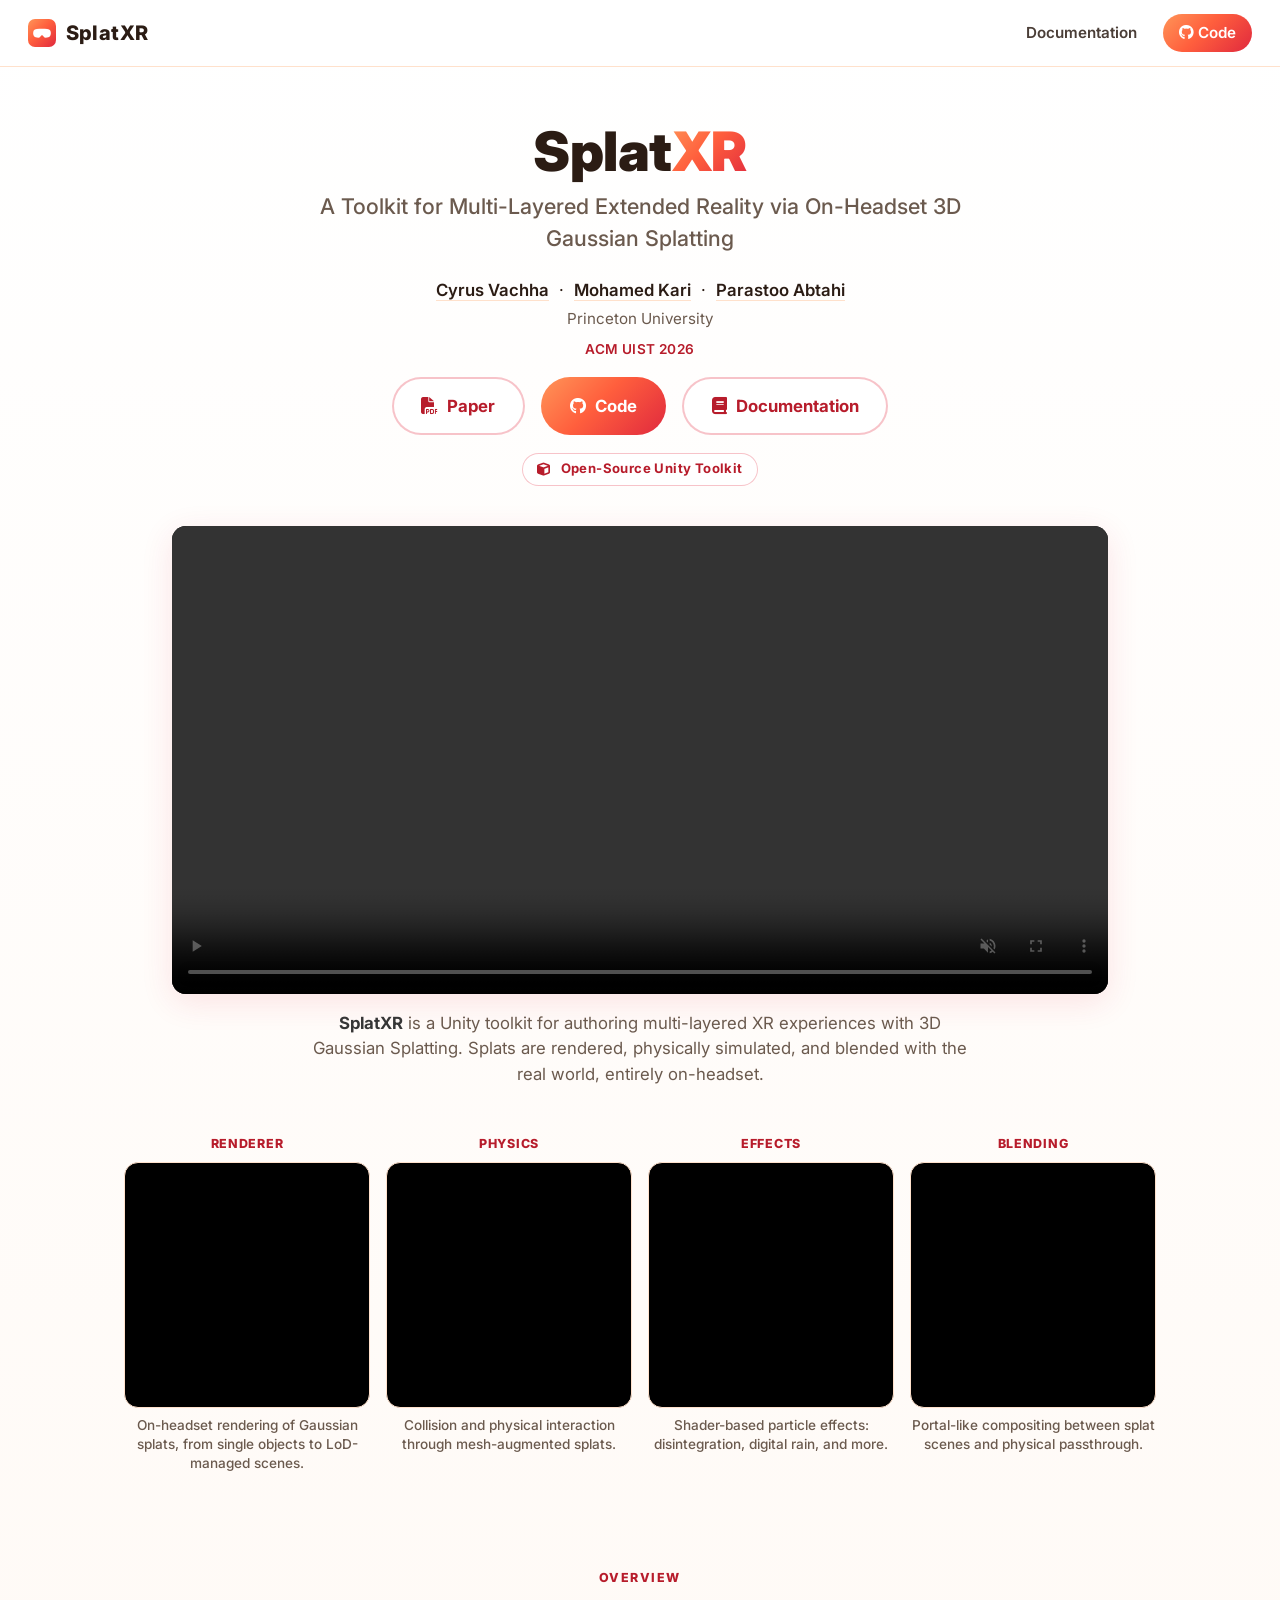
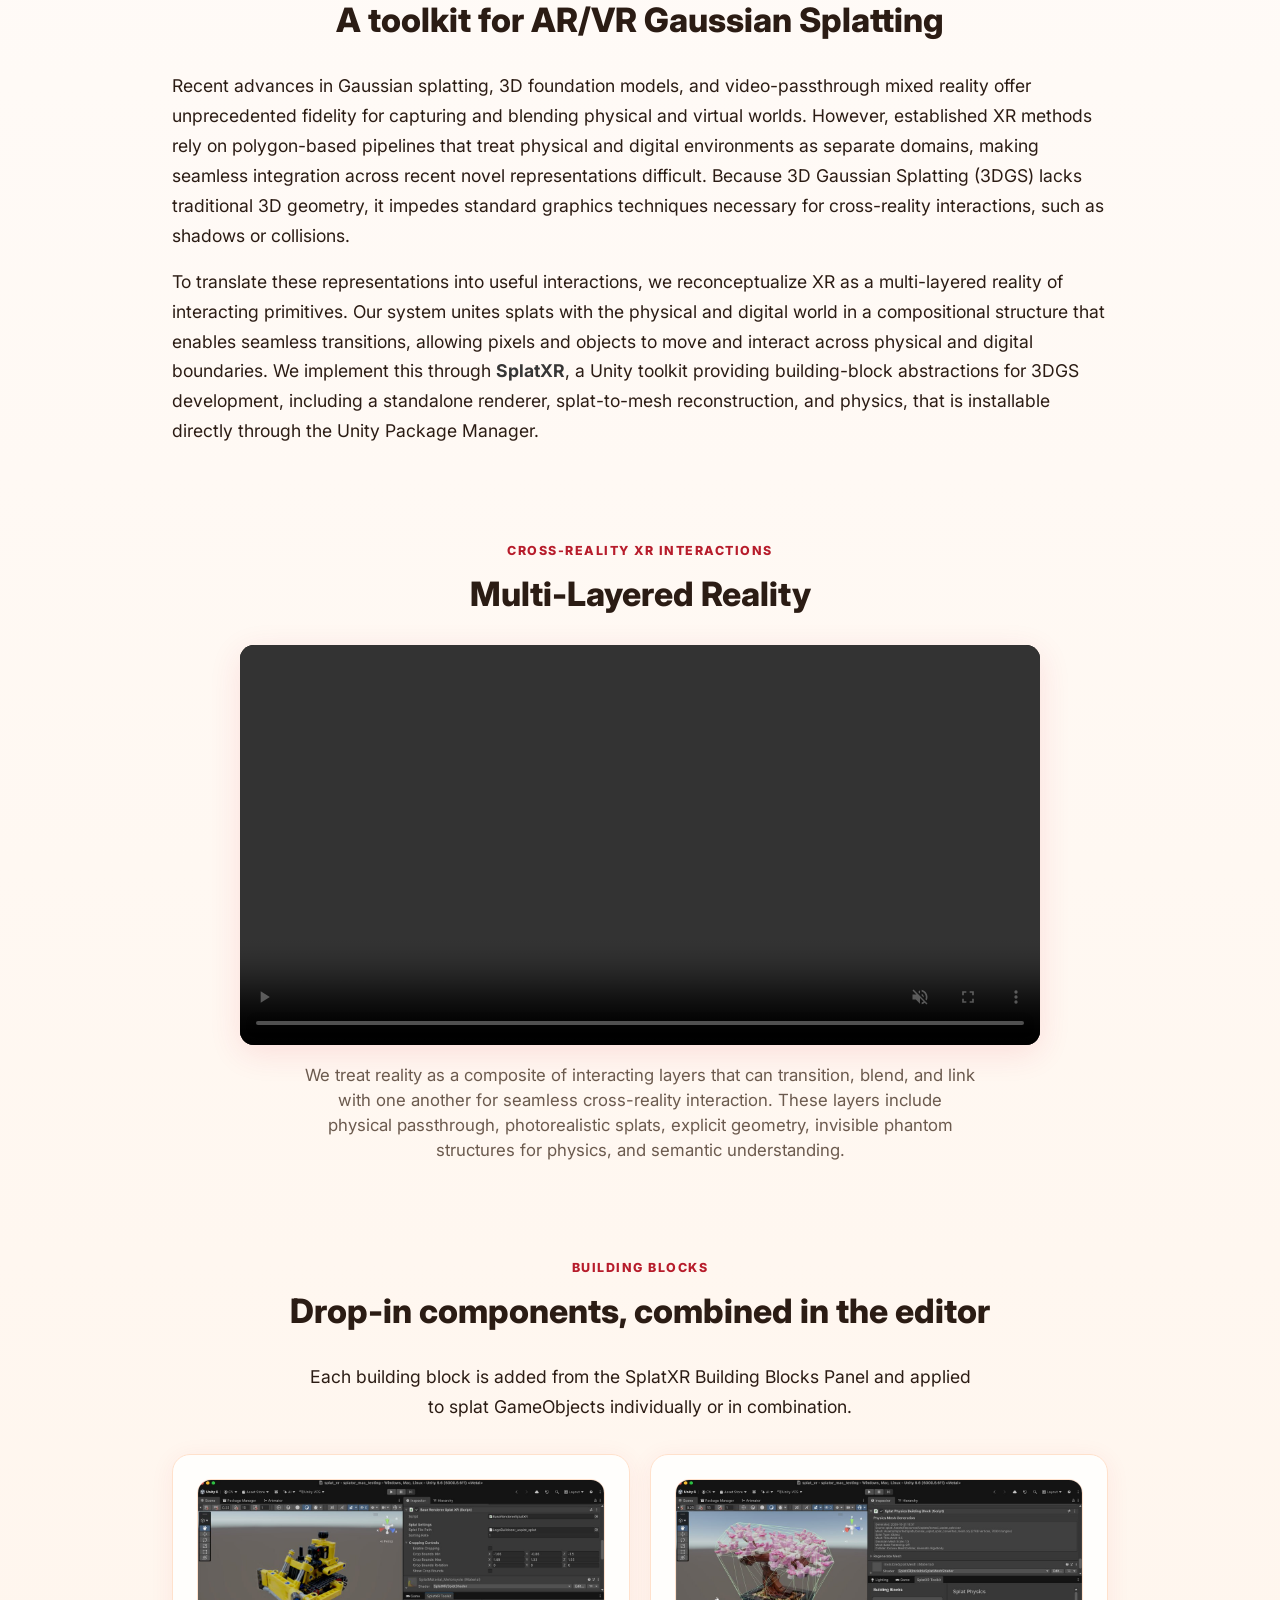
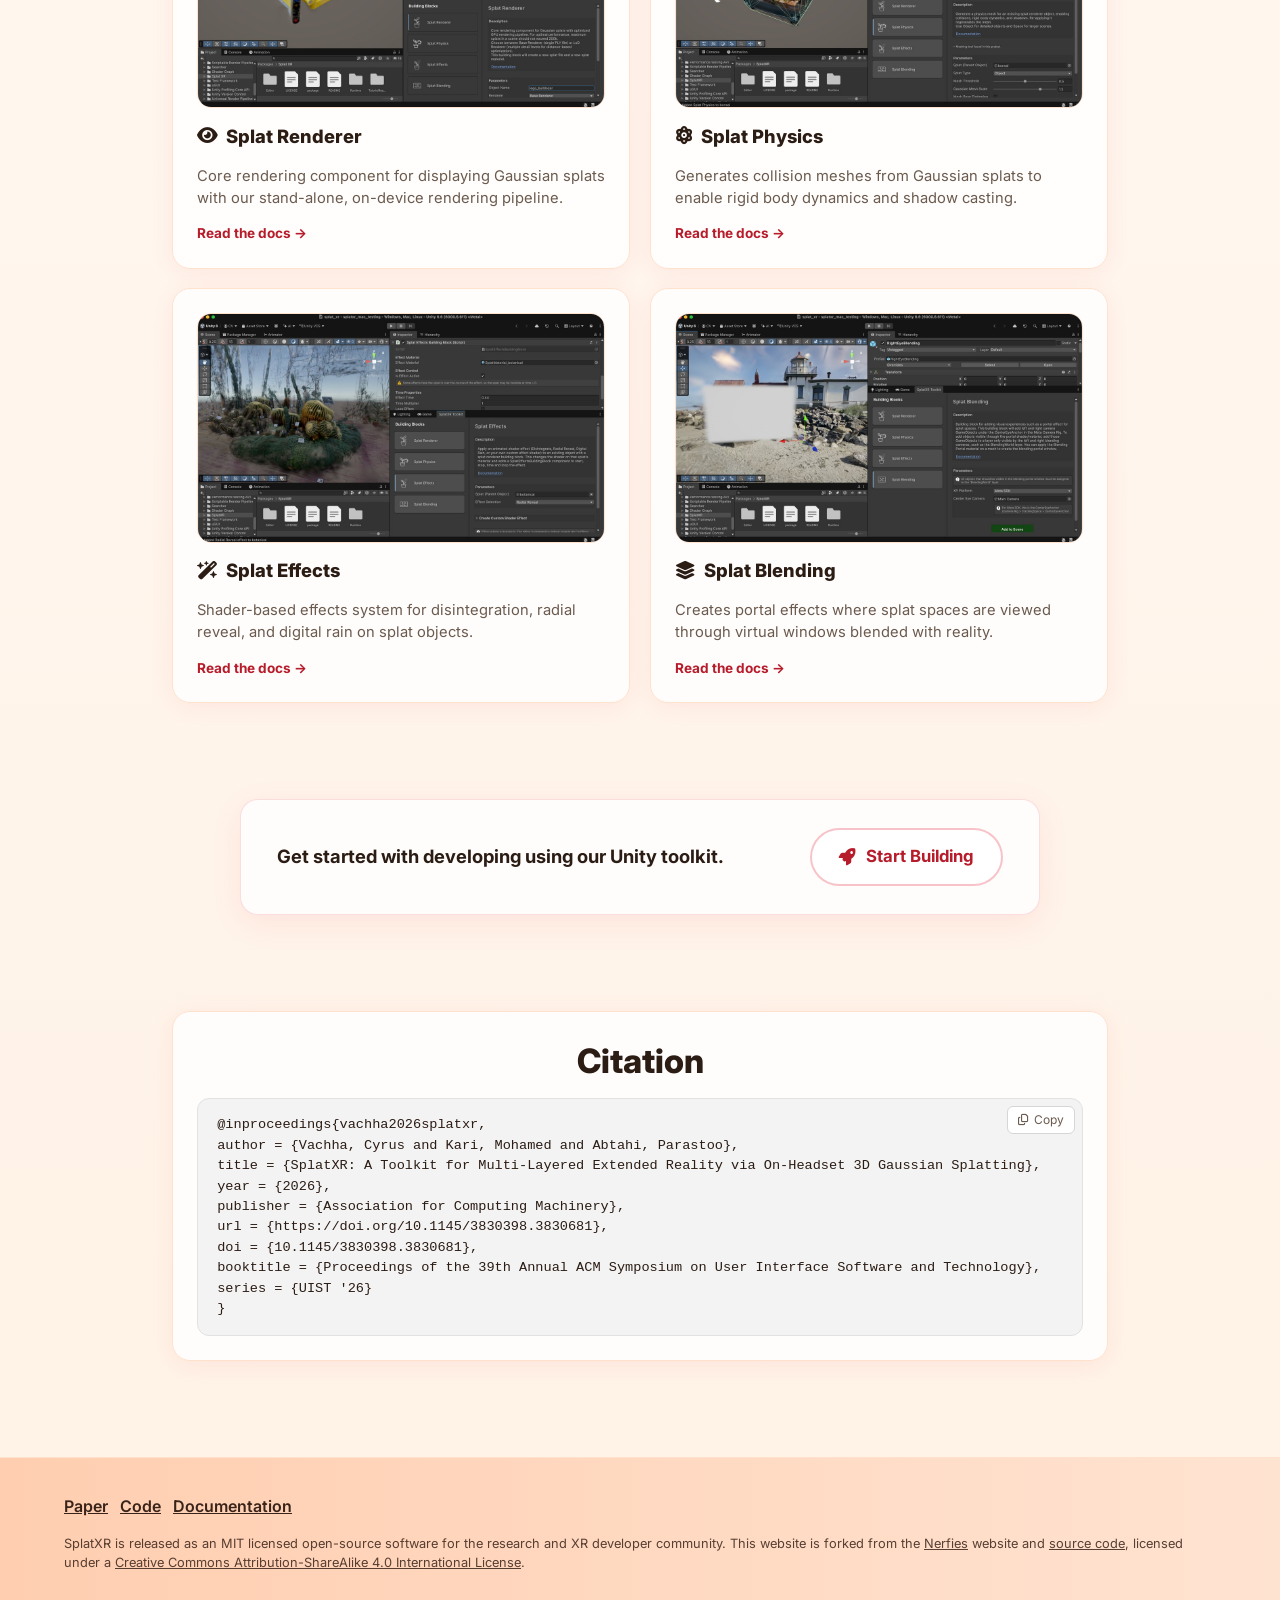
<file: index.html>
<!DOCTYPE html>
<html lang="en">
<head>
  <!-- Google tag (gtag.js) -->
  <script async src="https://www.googletagmanager.com/gtag/js?id=G-6E237HLFE7"></script>
  <script>
    window.dataLayer = window.dataLayer || [];
    function gtag(){dataLayer.push(arguments);}
    gtag('js', new Date());

    gtag('config', 'G-6E237HLFE7');
  </script>
  
  <meta charset="utf-8">
  <meta name="description" content="SplatXR: an open-source Unity toolkit for building XR (AR/VR) experiences with on-headset 3D Gaussian Splatting.">
  <meta name="keywords" content="SplatXR, Gaussian Splatting, 3DGS, XR, AR, VR, Unity, Toolkit, Mixed Reality">
  <meta name="viewport" content="width=device-width, initial-scale=1">
  <title>SplatXR: A Toolkit for Multi-Layered XR via On-Headset 3D Gaussian Splatting</title>

  <!-- Link preview card for social media and chat apps -->
  <meta property="og:type" content="website">
  <meta property="og:title" content="SplatXR: A Toolkit for Multi-Layered XR via On-Headset 3D Gaussian Splatting">
  <meta property="og:description" content="An open-source Unity toolkit for building XR experiences with on-headset 3D Gaussian Splatting.">
  <meta property="og:image" content="https://splatxr.github.io/static/images/og_image.png">
  <meta property="og:image:width" content="1200">
  <meta property="og:image:height" content="630">
  <meta property="og:url" content="https://splatxr.github.io/">
  <meta name="twitter:card" content="summary_large_image">

  <link href="https://fonts.googleapis.com/css2?family=Inter:wght@400;500;600;700;800;900&display=swap" rel="stylesheet">

  <link rel="stylesheet" href="./static/css/bulma.min.css">
  <link rel="stylesheet" href="./static/css/bulma-carousel.min.css">
  <link rel="stylesheet" href="./static/css/bulma-slider.min.css">
  <link rel="stylesheet" href="https://cdnjs.cloudflare.com/ajax/libs/font-awesome/6.5.1/css/all.min.css">
  <link rel="stylesheet" href="./static/css/theme.css">
  <link rel="stylesheet" href="./static/css/index.css">
  <link rel="icon" href="./static/images/favicon.svg">

  <script src="https://ajax.googleapis.com/ajax/libs/jquery/3.5.1/jquery.min.js"></script>
  <script src="./static/js/bulma-carousel.min.js"></script>
  <script src="./static/js/bulma-slider.min.js"></script>
  <script src="./static/js/site.js"></script>
</head>
<body>

<nav class="sx-nav">
  <a class="sx-nav-brand" href="./index.html">
    <img src="./static/images/favicon.svg" alt="SplatXR logo">
    <span>SplatXR</span>
  </a>
  <button class="sx-nav-burger" aria-label="Toggle navigation">
    <i class="fas fa-bars"></i>
  </button>
  <div class="sx-nav-links">
    <a href="./docs/index.html">Documentation</a>
    <a class="sx-nav-cta" href="https://github.com/splatxr/SplatXR" target="_blank" rel="noopener noreferrer">
      <i class="fab fa-github"></i> Code
    </a>
  </div>
</nav>

<!-- Hero -->
<header class="sx-hero">
  <h1 class="sx-title">Splat<span class="sx-title-gradient">XR</span></h1>
  <h2 class="sx-subtitle">A Toolkit for Multi-Layered Extended Reality via On-Headset 3D Gaussian Splatting</h2>

  <div class="sx-authors">
    <a href="https://cvachha.github.io/research-profile.html" target="_blank" rel="noopener noreferrer">Cyrus Vachha</a> &nbsp;&middot;&nbsp;
    <a href="https://mkari.de/" target="_blank" rel="noopener noreferrer">Mohamed Kari</a> &nbsp;&middot;&nbsp;
    <a href="https://parastooabtahi.com/" target="_blank" rel="noopener noreferrer">Parastoo Abtahi</a>
  </div>
  <div class="sx-affiliation">
    Princeton University
  </div>
  <div class="sx-venue">ACM UIST 2026</div>

  <div class="sx-hero-links">
    <a class="sx-btn sx-btn-outline" href="https://arxiv.org/abs/2610.26338" target="_blank" rel="noopener noreferrer">
      <i class="fas fa-file-pdf"></i> Paper
    </a>
    <a class="sx-btn sx-btn-primary" href="https://github.com/splatxr/SplatXR" target="_blank" rel="noopener noreferrer">
      <i class="fab fa-github"></i> Code
    </a>
    <a class="sx-btn sx-btn-outline" href="./docs/index.html">
      <i class="fas fa-book"></i> Documentation
    </a>
  </div>

  <a class="sx-hero-badge" href="https://github.com/splatxr/splatxr/releases" target="_blank" rel="noopener noreferrer"><i class="fas fa-cube"></i>&nbsp;Open-Source Unity Toolkit</a>
</header>

<!-- Teaser -->
<section class="sx-teaser-section">
  <video class="sx-teaser-video" autoplay muted loop controls playsinline>
    <source src="./static/videos/splatxr_site_hero_video.mp4" type="video/mp4">
  </video>
  <p class="sx-teaser-caption">
    <strong>SplatXR</strong> is a Unity toolkit for authoring multi-layered XR experiences with 3D Gaussian Splatting. Splats are rendered, physically simulated, and blended with the real world, entirely on-headset.
  </p>
</section>

<!-- Gallery -->
<section class="sx-gallery">
  <div class="sx-gallery-item">
    <div class="sx-gallery-label">Renderer</div>
    <video class="sx-gallery-img" autoplay muted loop playsinline aria-label="Splat Renderer building block">
      <source src="./static/videos/square_preview_blocks/splat_renderer_square_preview.mp4" type="video/mp4">
    </video>
    <div class="sx-gallery-caption">On-headset rendering of Gaussian splats, from single objects to LoD-managed scenes.</div>
  </div>
  <div class="sx-gallery-item">
    <div class="sx-gallery-label">Physics</div>
    <video class="sx-gallery-img" autoplay muted loop playsinline aria-label="Splat Physics building block">
      <source src="./static/videos/square_preview_blocks/splat_physics_square_preview.mp4" type="video/mp4">
    </video>
    <div class="sx-gallery-caption">Collision and physical interaction through mesh-augmented splats.</div>
  </div>
  <div class="sx-gallery-item">
    <div class="sx-gallery-label">Effects</div>
    <video class="sx-gallery-img" autoplay muted loop playsinline aria-label="Splat Effects building block">
      <source src="./static/videos/square_preview_blocks/splat_effects_square_preview.mp4" type="video/mp4">
    </video>
    <div class="sx-gallery-caption">Shader-based particle effects: disintegration, digital rain, and more.</div>
  </div>
  <div class="sx-gallery-item">
    <div class="sx-gallery-label">Blending</div>
    <video class="sx-gallery-img" autoplay muted loop playsinline aria-label="Splat Blending building block">
      <source src="./static/videos/square_preview_blocks/splat_blending_square_preview.mp4" type="video/mp4">
    </video>
    <div class="sx-gallery-caption">Portal-like compositing between splat scenes and physical passthrough.</div>
  </div>
</section>

<!-- Overview / Abstract -->
<section class="sx-section" id="overview">
  <span class="sx-eyebrow" style="display:block; text-align:center;">Overview</span>
  <h2 class="sx-h2">A toolkit for AR/VR Gaussian Splatting</h2>
  <p class="sx-lede">
    Recent advances in Gaussian splatting, 3D foundation models, and video-passthrough mixed reality offer unprecedented fidelity for capturing and blending physical and virtual worlds. However, established XR methods rely on polygon-based pipelines that treat physical and digital environments as separate domains, making seamless integration across recent novel representations difficult. Because 3D Gaussian Splatting (3DGS) lacks traditional 3D geometry, it impedes standard graphics techniques necessary for cross-reality interactions, such as shadows or collisions.
  </p>
  <p class="sx-lede">
    To translate these representations into useful interactions, we reconceptualize XR as a multi-layered reality of interacting primitives. Our system unites splats with the physical and digital world in a compositional structure that enables seamless transitions, allowing pixels and objects to move and interact across physical and digital boundaries. We implement this through <strong>SplatXR</strong>, a Unity toolkit providing building-block abstractions for 3DGS development, including a standalone renderer, splat-to-mesh reconstruction, and physics, that is installable directly through the Unity Package Manager.
  </p>
</section>

<!-- Framework -->
<section class="sx-section">
  <span class="sx-eyebrow" style="display:block; text-align:center;">Cross-Reality XR Interactions</span>
  <h2 class="sx-h2">Multi-Layered Reality</h2>

  <div style="max-width: 50rem; margin: 0 auto;">
    <video class="sx-teaser-video" autoplay muted loop controls playsinline>
      <source src="./static/videos/multi_layered_reality_site_splatxr.mp4" type="video/mp4">
    </video>
  </div>

  <p class="sx-teaser-caption" style="max-width: 42rem;">
    We treat reality as a composite of interacting layers that can transition, blend, and link with one another for seamless cross-reality interaction. These layers include physical passthrough, photorealistic splats, explicit geometry, invisible phantom structures for physics, and semantic understanding. 
  </p>
</section>

<!-- Building Blocks -->
<section class="sx-section" id="building-blocks">
  <span class="sx-eyebrow" style="display:block; text-align:center;">Building Blocks</span>
  <h2 class="sx-h2">Drop-in components, combined in the editor</h2>
  <p class="sx-lede" style="text-align:center; max-width: 42rem; margin: 0 auto;">
    Each building block is added from the SplatXR Building Blocks Panel and applied to splat GameObjects individually or in combination.
  </p>
  <div class="sx-blocks">
    <a class="sx-card sx-block-card" href="./docs/building-blocks/renderer.html">
      <img class="sx-block-img" src="./static/images/blocks_doc_links/renderer_editor.jpg" alt="Splat Renderer documentation preview">
      <h3><i class="fas fa-eye"></i> Splat Renderer</h3>
      <p>Core rendering component for displaying Gaussian splats with our stand-alone, on-device rendering pipeline.</p>
      <span class="sx-block-link">Read the docs&nbsp;&rarr;</span>
    </a>
    <a class="sx-card sx-block-card" href="./docs/building-blocks/physics.html">
      <img class="sx-block-img" src="./static/images/blocks_doc_links/physics_editor.jpg" alt="Splat Physics documentation preview">
      <h3><i class="fas fa-atom"></i> Splat Physics</h3>
      <p>Generates collision meshes from Gaussian splats to enable rigid body dynamics and shadow casting.</p>
      <span class="sx-block-link">Read the docs&nbsp;&rarr;</span>
    </a>
    <a class="sx-card sx-block-card" href="./docs/building-blocks/effects.html">
      <img class="sx-block-img" src="./static/images/blocks_doc_links/effects_editor.jpg" alt="Splat Effects documentation preview">
      <h3><i class="fas fa-wand-magic-sparkles"></i> Splat Effects</h3>
      <p>Shader-based effects system for disintegration, radial reveal, and digital rain on splat objects.</p>
      <span class="sx-block-link">Read the docs&nbsp;&rarr;</span>
    </a>
    <a class="sx-card sx-block-card" href="./docs/building-blocks/blending.html">
      <img class="sx-block-img" src="./static/images/blocks_doc_links/blending_editor.jpg" alt="Splat Blending documentation preview">
      <h3><i class="fas fa-layer-group"></i> Splat Blending</h3>
      <p>Creates portal effects where splat spaces are viewed through virtual windows blended with reality.</p>
      <span class="sx-block-link">Read the docs&nbsp;&rarr;</span>
    </a>
  </div>
</section>

<!-- Get Started CTA -->
<section class="sx-cta">
  <div class="sx-cta-banner">
    <p>Get started with developing using our Unity toolkit.</p>
    <a class="sx-btn sx-btn-outline" href="https://github.com/splatxr/SplatXR" target="_blank" rel="noopener noreferrer">
      <i class="fas fa-rocket"></i> Start Building
    </a>
  </div>
</section>

<!-- Citation -->
<section class="sx-section" id="citation">
  <div class="sx-card" style="text-align:center;">
    <h2 class="sx-h2" style="margin-bottom: 0.75rem;">Citation</h2>
    <div class="sx-bibtex-wrap">
    <button class="sx-copy-btn" type="button" aria-label="Copy citation">
      <i class="far fa-copy"></i> <span>Copy</span>
    </button>
    <pre class="sx-bibtex"><code>@inproceedings{vachha2026splatxr,
author = {Vachha, Cyrus and Kari, Mohamed and Abtahi, Parastoo},
title = {SplatXR: A Toolkit for Multi-Layered Extended Reality via On-Headset 3D Gaussian Splatting},
year = {2026},
publisher = {Association for Computing Machinery},
url = {https://doi.org/10.1145/3830398.3830681},
doi = {10.1145/3830398.3830681},
booktitle = {Proceedings of the 39th Annual ACM Symposium on User Interface Software and Technology},
series = {UIST '26}
}</code></pre>
    </div>
  </div>
</section>

<footer class="sx-footer">
  <div class="container">
    <div class="sx-footer-links">
      <a href="https://arxiv.org/abs/2610.26338" target="_blank" rel="noopener noreferrer">Paper</a>
      <a href="https://github.com/splatxr/SplatXR" target="_blank" rel="noopener noreferrer">Code</a>
      <a href="./docs/index.html">Documentation</a>
    </div>
    <p>
      SplatXR is released as an MIT licensed open-source software for the research and XR developer community.
      This website is forked from the <a href="https://nerfies.github.io" target="_blank" rel="noopener noreferrer">Nerfies</a> website and
      <a href="https://github.com/nerfies/nerfies.github.io" target="_blank" rel="noopener noreferrer">source code</a>, licensed under a
      <a rel="license" href="http://creativecommons.org/licenses/by-sa/4.0/" target="_blank">Creative Commons Attribution-ShareAlike 4.0 International License</a>.
    </p>
  </div>
</footer>

</body>
</html>
</file>
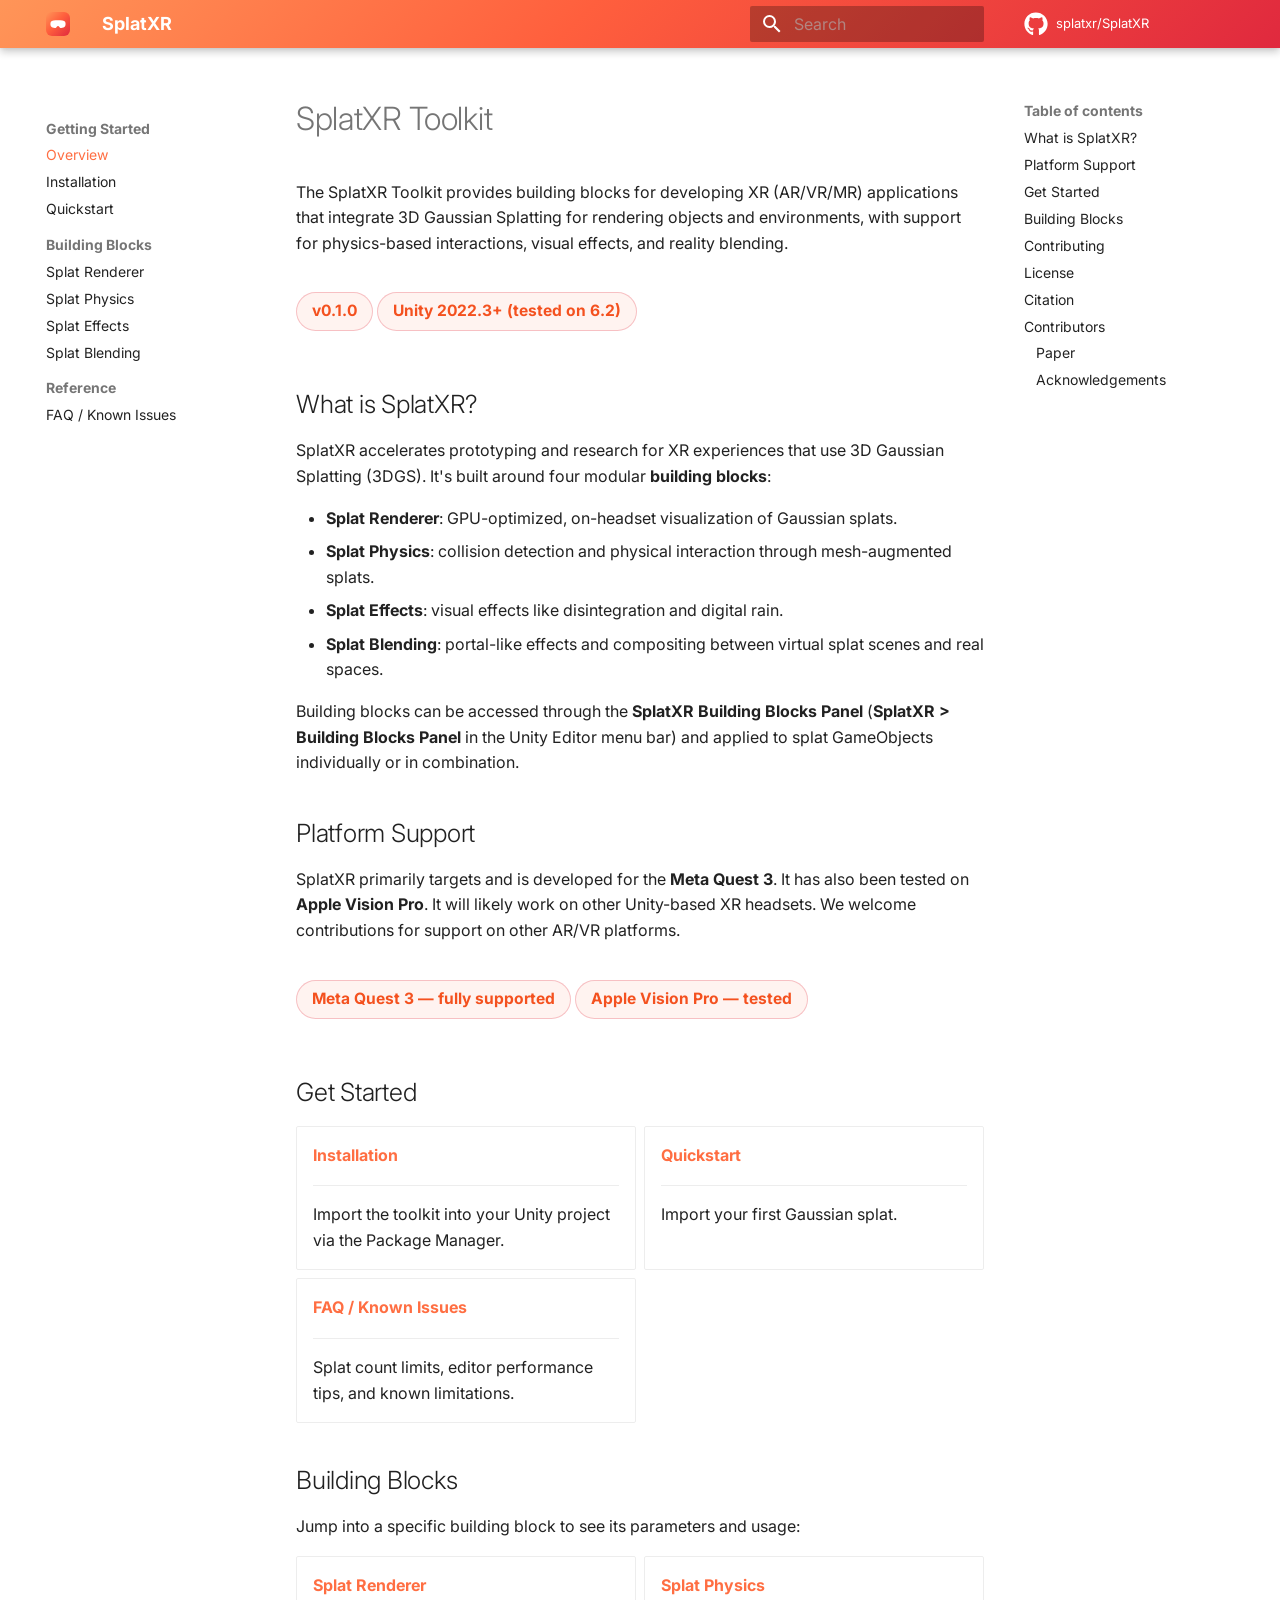
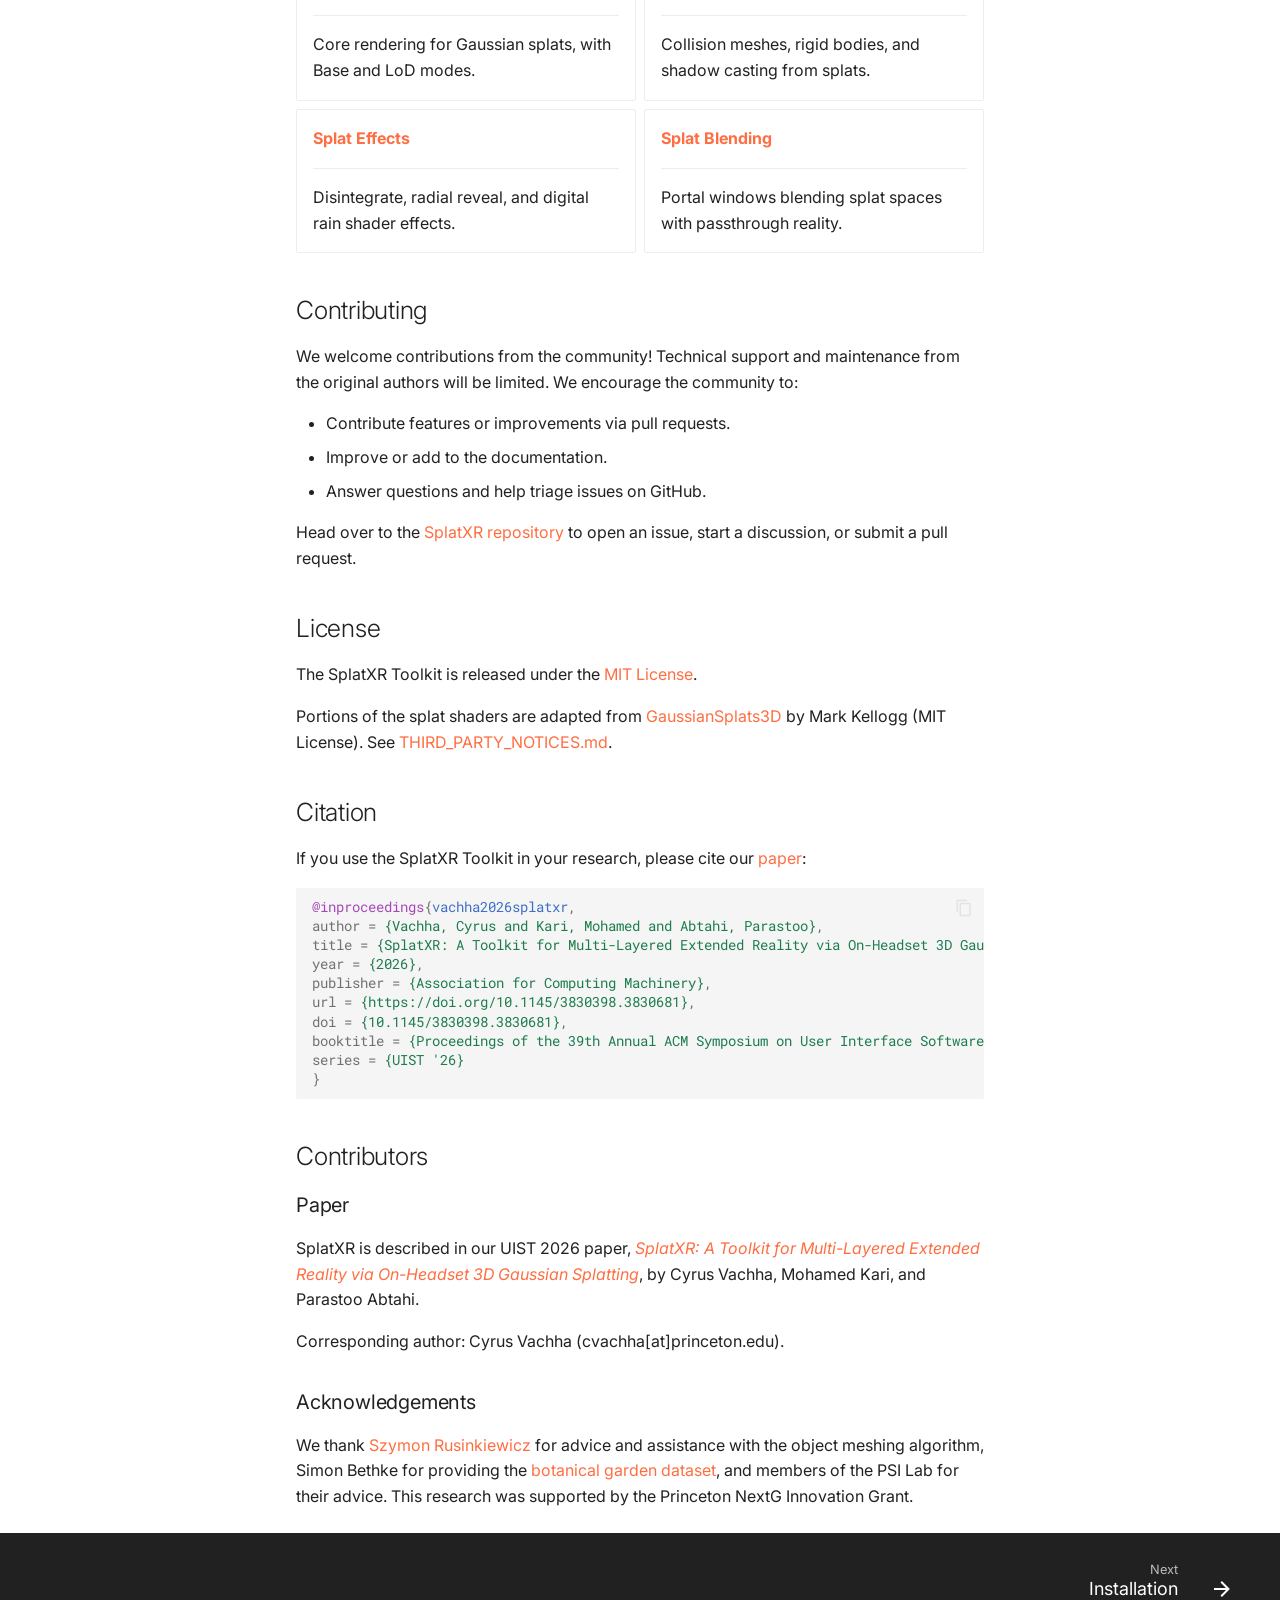
<file: docs/index.html>
<!doctype html>
<html lang="en" class="no-js">
  <head>
    
      <meta charset="utf-8">
      <meta name="viewport" content="width=device-width,initial-scale=1">
      
        <meta name="description" content="Documentation for SplatXR, an open-source Unity toolkit for multi-layered XR experiences with on-headset 3D Gaussian Splatting.">
      
      
      
        <link rel="canonical" href="https://splatxr.github.io/docs/index.html">
      
      
      
        <link rel="next" href="installation.html">
      
      
        
      
      
      <link rel="icon" href="assets/favicon.svg">
      <meta name="generator" content="mkdocs-1.6.1, mkdocs-material-9.7.6">
    
    
      
        <title>Overview - SplatXR</title>
      
    
    
      <link rel="stylesheet" href="assets/stylesheets/main.484c7ddc.min.css">
      
        
        <link rel="stylesheet" href="assets/stylesheets/palette.ab4e12ef.min.css">
      
      


    
    
      
    
    
      
        
        
        <link rel="preconnect" href="https://fonts.gstatic.com" crossorigin>
        <link rel="stylesheet" href="https://fonts.googleapis.com/css?family=Inter:300,300i,400,400i,700,700i%7CRoboto+Mono:400,400i,700,700i&display=fallback">
        <style>:root{--md-text-font:"Inter";--md-code-font:"Roboto Mono"}</style>
      
    
    
      <link rel="stylesheet" href="stylesheets/extra.css">
    
    <script>__md_scope=new URL(".",location),__md_hash=e=>[...e].reduce(((e,_)=>(e<<5)-e+_.charCodeAt(0)),0),__md_get=(e,_=localStorage,t=__md_scope)=>JSON.parse(_.getItem(t.pathname+"."+e)),__md_set=(e,_,t=localStorage,a=__md_scope)=>{try{t.setItem(a.pathname+"."+e,JSON.stringify(_))}catch(e){}}</script>
    
      

    
    
  </head>
  
  
    
    
    
    
    
    <body dir="ltr" data-md-color-scheme="default" data-md-color-primary="deep-orange" data-md-color-accent="red">
  
    
    <input class="md-toggle" data-md-toggle="drawer" type="checkbox" id="__drawer" autocomplete="off">
    <input class="md-toggle" data-md-toggle="search" type="checkbox" id="__search" autocomplete="off">
    <label class="md-overlay" for="__drawer"></label>
    <div data-md-component="skip">
      
        
        <a href="#splatxr-toolkit" class="md-skip">
          Skip to content
        </a>
      
    </div>
    <div data-md-component="announce">
      
    </div>
    
    
      

  

<header class="md-header md-header--shadow" data-md-component="header">
  <nav class="md-header__inner md-grid" aria-label="Header">
    <a href="../index.html" title="SplatXR" class="md-header__button md-logo" aria-label="SplatXR" data-md-component="logo">
      
  <img src="assets/favicon.svg" alt="logo">

    </a>
    <label class="md-header__button md-icon" for="__drawer">
      
      <svg xmlns="http://www.w3.org/2000/svg" viewBox="0 0 24 24"><path d="M3 6h18v2H3zm0 5h18v2H3zm0 5h18v2H3z"/></svg>
    </label>
    <div class="md-header__title" data-md-component="header-title">
      <div class="md-header__ellipsis">
        <div class="md-header__topic">
          <span class="md-ellipsis">
            SplatXR
          </span>
        </div>
        <div class="md-header__topic" data-md-component="header-topic">
          <span class="md-ellipsis">
            
              Overview
            
          </span>
        </div>
      </div>
    </div>
    
      
    
    
    
    
      
      
        <label class="md-header__button md-icon" for="__search">
          
          <svg xmlns="http://www.w3.org/2000/svg" viewBox="0 0 24 24"><path d="M9.5 3A6.5 6.5 0 0 1 16 9.5c0 1.61-.59 3.09-1.56 4.23l.27.27h.79l5 5-1.5 1.5-5-5v-.79l-.27-.27A6.52 6.52 0 0 1 9.5 16 6.5 6.5 0 0 1 3 9.5 6.5 6.5 0 0 1 9.5 3m0 2C7 5 5 7 5 9.5S7 14 9.5 14 14 12 14 9.5 12 5 9.5 5"/></svg>
        </label>
        <div class="md-search" data-md-component="search" role="dialog">
  <label class="md-search__overlay" for="__search"></label>
  <div class="md-search__inner" role="search">
    <form class="md-search__form" name="search">
      <input type="text" class="md-search__input" name="query" aria-label="Search" placeholder="Search" autocapitalize="off" autocorrect="off" autocomplete="off" spellcheck="false" data-md-component="search-query" required>
      <label class="md-search__icon md-icon" for="__search">
        
        <svg xmlns="http://www.w3.org/2000/svg" viewBox="0 0 24 24"><path d="M9.5 3A6.5 6.5 0 0 1 16 9.5c0 1.61-.59 3.09-1.56 4.23l.27.27h.79l5 5-1.5 1.5-5-5v-.79l-.27-.27A6.52 6.52 0 0 1 9.5 16 6.5 6.5 0 0 1 3 9.5 6.5 6.5 0 0 1 9.5 3m0 2C7 5 5 7 5 9.5S7 14 9.5 14 14 12 14 9.5 12 5 9.5 5"/></svg>
        
        <svg xmlns="http://www.w3.org/2000/svg" viewBox="0 0 24 24"><path d="M20 11v2H8l5.5 5.5-1.42 1.42L4.16 12l7.92-7.92L13.5 5.5 8 11z"/></svg>
      </label>
      <nav class="md-search__options" aria-label="Search">
        
        <button type="reset" class="md-search__icon md-icon" title="Clear" aria-label="Clear" tabindex="-1">
          
          <svg xmlns="http://www.w3.org/2000/svg" viewBox="0 0 24 24"><path d="M19 6.41 17.59 5 12 10.59 6.41 5 5 6.41 10.59 12 5 17.59 6.41 19 12 13.41 17.59 19 19 17.59 13.41 12z"/></svg>
        </button>
      </nav>
      
        <div class="md-search__suggest" data-md-component="search-suggest"></div>
      
    </form>
    <div class="md-search__output">
      <div class="md-search__scrollwrap" tabindex="0" data-md-scrollfix>
        <div class="md-search-result" data-md-component="search-result">
          <div class="md-search-result__meta">
            Initializing search
          </div>
          <ol class="md-search-result__list" role="presentation"></ol>
        </div>
      </div>
    </div>
  </div>
</div>
      
    
    
      <div class="md-header__source">
        <a href="https://github.com/splatxr/SplatXR" title="Go to repository" class="md-source" data-md-component="source">
  <div class="md-source__icon md-icon">
    
    <svg xmlns="http://www.w3.org/2000/svg" viewBox="0 0 512 512"><!--! Font Awesome Free 7.1.0 by @fontawesome - https://fontawesome.com License - https://fontawesome.com/license/free (Icons: CC BY 4.0, Fonts: SIL OFL 1.1, Code: MIT License) Copyright 2025 Fonticons, Inc.--><path d="M173.9 397.4c0 2-2.3 3.6-5.2 3.6-3.3.3-5.6-1.3-5.6-3.6 0-2 2.3-3.6 5.2-3.6 3-.3 5.6 1.3 5.6 3.6m-31.1-4.5c-.7 2 1.3 4.3 4.3 4.9 2.6 1 5.6 0 6.2-2s-1.3-4.3-4.3-5.2c-2.6-.7-5.5.3-6.2 2.3m44.2-1.7c-2.9.7-4.9 2.6-4.6 4.9.3 2 2.9 3.3 5.9 2.6 2.9-.7 4.9-2.6 4.6-4.6-.3-1.9-3-3.2-5.9-2.9M252.8 8C114.1 8 8 113.3 8 252c0 110.9 69.8 205.8 169.5 239.2 12.8 2.3 17.3-5.6 17.3-12.1 0-6.2-.3-40.4-.3-61.4 0 0-70 15-84.7-29.8 0 0-11.4-29.1-27.8-36.6 0 0-22.9-15.7 1.6-15.4 0 0 24.9 2 38.6 25.8 21.9 38.6 58.6 27.5 72.9 20.9 2.3-16 8.8-27.1 16-33.7-55.9-6.2-112.3-14.3-112.3-110.5 0-27.5 7.6-41.3 23.6-58.9-2.6-6.5-11.1-33.3 2.6-67.9 20.9-6.5 69 27 69 27 20-5.6 41.5-8.5 62.8-8.5s42.8 2.9 62.8 8.5c0 0 48.1-33.6 69-27 13.7 34.7 5.2 61.4 2.6 67.9 16 17.7 25.8 31.5 25.8 58.9 0 96.5-58.9 104.2-114.8 110.5 9.2 7.9 17 22.9 17 46.4 0 33.7-.3 75.4-.3 83.6 0 6.5 4.6 14.4 17.3 12.1C436.2 457.8 504 362.9 504 252 504 113.3 391.5 8 252.8 8M105.2 352.9c-1.3 1-1 3.3.7 5.2 1.6 1.6 3.9 2.3 5.2 1 1.3-1 1-3.3-.7-5.2-1.6-1.6-3.9-2.3-5.2-1m-10.8-8.1c-.7 1.3.3 2.9 2.3 3.9 1.6 1 3.6.7 4.3-.7.7-1.3-.3-2.9-2.3-3.9-2-.6-3.6-.3-4.3.7m32.4 35.6c-1.6 1.3-1 4.3 1.3 6.2 2.3 2.3 5.2 2.6 6.5 1 1.3-1.3.7-4.3-1.3-6.2-2.2-2.3-5.2-2.6-6.5-1m-11.4-14.7c-1.6 1-1.6 3.6 0 5.9s4.3 3.3 5.6 2.3c1.6-1.3 1.6-3.9 0-6.2-1.4-2.3-4-3.3-5.6-2"/></svg>
  </div>
  <div class="md-source__repository">
    splatxr/SplatXR
  </div>
</a>
      </div>
    
  </nav>
  
</header>
    
    <div class="md-container" data-md-component="container">
      
      
        
          
        
      
      <main class="md-main" data-md-component="main">
        <div class="md-main__inner md-grid">
          
            
              
              <div class="md-sidebar md-sidebar--primary" data-md-component="sidebar" data-md-type="navigation" >
                <div class="md-sidebar__scrollwrap">
                  <div class="md-sidebar__inner">
                    



<nav class="md-nav md-nav--primary" aria-label="Navigation" data-md-level="0">
  <label class="md-nav__title" for="__drawer">
    <a href="../index.html" title="SplatXR" class="md-nav__button md-logo" aria-label="SplatXR" data-md-component="logo">
      
  <img src="assets/favicon.svg" alt="logo">

    </a>
    SplatXR
  </label>
  
    <div class="md-nav__source">
      <a href="https://github.com/splatxr/SplatXR" title="Go to repository" class="md-source" data-md-component="source">
  <div class="md-source__icon md-icon">
    
    <svg xmlns="http://www.w3.org/2000/svg" viewBox="0 0 512 512"><!--! Font Awesome Free 7.1.0 by @fontawesome - https://fontawesome.com License - https://fontawesome.com/license/free (Icons: CC BY 4.0, Fonts: SIL OFL 1.1, Code: MIT License) Copyright 2025 Fonticons, Inc.--><path d="M173.9 397.4c0 2-2.3 3.6-5.2 3.6-3.3.3-5.6-1.3-5.6-3.6 0-2 2.3-3.6 5.2-3.6 3-.3 5.6 1.3 5.6 3.6m-31.1-4.5c-.7 2 1.3 4.3 4.3 4.9 2.6 1 5.6 0 6.2-2s-1.3-4.3-4.3-5.2c-2.6-.7-5.5.3-6.2 2.3m44.2-1.7c-2.9.7-4.9 2.6-4.6 4.9.3 2 2.9 3.3 5.9 2.6 2.9-.7 4.9-2.6 4.6-4.6-.3-1.9-3-3.2-5.9-2.9M252.8 8C114.1 8 8 113.3 8 252c0 110.9 69.8 205.8 169.5 239.2 12.8 2.3 17.3-5.6 17.3-12.1 0-6.2-.3-40.4-.3-61.4 0 0-70 15-84.7-29.8 0 0-11.4-29.1-27.8-36.6 0 0-22.9-15.7 1.6-15.4 0 0 24.9 2 38.6 25.8 21.9 38.6 58.6 27.5 72.9 20.9 2.3-16 8.8-27.1 16-33.7-55.9-6.2-112.3-14.3-112.3-110.5 0-27.5 7.6-41.3 23.6-58.9-2.6-6.5-11.1-33.3 2.6-67.9 20.9-6.5 69 27 69 27 20-5.6 41.5-8.5 62.8-8.5s42.8 2.9 62.8 8.5c0 0 48.1-33.6 69-27 13.7 34.7 5.2 61.4 2.6 67.9 16 17.7 25.8 31.5 25.8 58.9 0 96.5-58.9 104.2-114.8 110.5 9.2 7.9 17 22.9 17 46.4 0 33.7-.3 75.4-.3 83.6 0 6.5 4.6 14.4 17.3 12.1C436.2 457.8 504 362.9 504 252 504 113.3 391.5 8 252.8 8M105.2 352.9c-1.3 1-1 3.3.7 5.2 1.6 1.6 3.9 2.3 5.2 1 1.3-1 1-3.3-.7-5.2-1.6-1.6-3.9-2.3-5.2-1m-10.8-8.1c-.7 1.3.3 2.9 2.3 3.9 1.6 1 3.6.7 4.3-.7.7-1.3-.3-2.9-2.3-3.9-2-.6-3.6-.3-4.3.7m32.4 35.6c-1.6 1.3-1 4.3 1.3 6.2 2.3 2.3 5.2 2.6 6.5 1 1.3-1.3.7-4.3-1.3-6.2-2.2-2.3-5.2-2.6-6.5-1m-11.4-14.7c-1.6 1-1.6 3.6 0 5.9s4.3 3.3 5.6 2.3c1.6-1.3 1.6-3.9 0-6.2-1.4-2.3-4-3.3-5.6-2"/></svg>
  </div>
  <div class="md-source__repository">
    splatxr/SplatXR
  </div>
</a>
    </div>
  
  <ul class="md-nav__list" data-md-scrollfix>
    
      
      
  
  
    
  
  
  
    
    
    
    
      
        
        
      
    
    
    <li class="md-nav__item md-nav__item--active md-nav__item--section md-nav__item--nested">
      
        
        
        <input class="md-nav__toggle md-toggle " type="checkbox" id="__nav_1" checked>
        
          
          <label class="md-nav__link" for="__nav_1" id="__nav_1_label" tabindex="">
            
  
  
  <span class="md-ellipsis">
    
  
    Getting Started
  

    
  </span>
  
  

            <span class="md-nav__icon md-icon"></span>
          </label>
        
        <nav class="md-nav" data-md-level="1" aria-labelledby="__nav_1_label" aria-expanded="true">
          <label class="md-nav__title" for="__nav_1">
            <span class="md-nav__icon md-icon"></span>
            
  
    Getting Started
  

          </label>
          <ul class="md-nav__list" data-md-scrollfix>
            
              
                
  
  
    
  
  
  
    <li class="md-nav__item md-nav__item--active">
      
      <input class="md-nav__toggle md-toggle" type="checkbox" id="__toc">
      
      
        
      
      
        <label class="md-nav__link md-nav__link--active" for="__toc">
          
  
  
  <span class="md-ellipsis">
    
  
    Overview
  

    
  </span>
  
  

          <span class="md-nav__icon md-icon"></span>
        </label>
      
      <a href="index.html" class="md-nav__link md-nav__link--active">
        
  
  
  <span class="md-ellipsis">
    
  
    Overview
  

    
  </span>
  
  

      </a>
      
        

<nav class="md-nav md-nav--secondary" aria-label="Table of contents">
  
  
  
    
  
  
    <label class="md-nav__title" for="__toc">
      <span class="md-nav__icon md-icon"></span>
      Table of contents
    </label>
    <ul class="md-nav__list" data-md-component="toc" data-md-scrollfix>
      
        <li class="md-nav__item">
  <a href="#what-is-splatxr" class="md-nav__link">
    <span class="md-ellipsis">
      
        What is SplatXR?
      
    </span>
  </a>
  
</li>
      
        <li class="md-nav__item">
  <a href="#platform-support" class="md-nav__link">
    <span class="md-ellipsis">
      
        Platform Support
      
    </span>
  </a>
  
</li>
      
        <li class="md-nav__item">
  <a href="#get-started" class="md-nav__link">
    <span class="md-ellipsis">
      
        Get Started
      
    </span>
  </a>
  
</li>
      
        <li class="md-nav__item">
  <a href="#building-blocks" class="md-nav__link">
    <span class="md-ellipsis">
      
        Building Blocks
      
    </span>
  </a>
  
</li>
      
        <li class="md-nav__item">
  <a href="#contributing" class="md-nav__link">
    <span class="md-ellipsis">
      
        Contributing
      
    </span>
  </a>
  
</li>
      
        <li class="md-nav__item">
  <a href="#license" class="md-nav__link">
    <span class="md-ellipsis">
      
        License
      
    </span>
  </a>
  
</li>
      
        <li class="md-nav__item">
  <a href="#citation" class="md-nav__link">
    <span class="md-ellipsis">
      
        Citation
      
    </span>
  </a>
  
</li>
      
        <li class="md-nav__item">
  <a href="#contributors" class="md-nav__link">
    <span class="md-ellipsis">
      
        Contributors
      
    </span>
  </a>
  
    <nav class="md-nav" aria-label="Contributors">
      <ul class="md-nav__list">
        
          <li class="md-nav__item">
  <a href="#paper" class="md-nav__link">
    <span class="md-ellipsis">
      
        Paper
      
    </span>
  </a>
  
</li>
        
          <li class="md-nav__item">
  <a href="#acknowledgements" class="md-nav__link">
    <span class="md-ellipsis">
      
        Acknowledgements
      
    </span>
  </a>
  
</li>
        
      </ul>
    </nav>
  
</li>
      
    </ul>
  
</nav>
      
    </li>
  

              
            
              
                
  
  
  
  
    <li class="md-nav__item">
      <a href="installation.html" class="md-nav__link">
        
  
  
  <span class="md-ellipsis">
    
  
    Installation
  

    
  </span>
  
  

      </a>
    </li>
  

              
            
              
                
  
  
  
  
    <li class="md-nav__item">
      <a href="quickstart.html" class="md-nav__link">
        
  
  
  <span class="md-ellipsis">
    
  
    Quickstart
  

    
  </span>
  
  

      </a>
    </li>
  

              
            
          </ul>
        </nav>
      
    </li>
  

    
      
      
  
  
  
  
    
    
    
    
      
        
        
      
    
    
    <li class="md-nav__item md-nav__item--section md-nav__item--nested">
      
        
        
        <input class="md-nav__toggle md-toggle " type="checkbox" id="__nav_2" >
        
          
          <label class="md-nav__link" for="__nav_2" id="__nav_2_label" tabindex="">
            
  
  
  <span class="md-ellipsis">
    
  
    Building Blocks
  

    
  </span>
  
  

            <span class="md-nav__icon md-icon"></span>
          </label>
        
        <nav class="md-nav" data-md-level="1" aria-labelledby="__nav_2_label" aria-expanded="false">
          <label class="md-nav__title" for="__nav_2">
            <span class="md-nav__icon md-icon"></span>
            
  
    Building Blocks
  

          </label>
          <ul class="md-nav__list" data-md-scrollfix>
            
              
                
  
  
  
  
    <li class="md-nav__item">
      <a href="building-blocks/renderer.html" class="md-nav__link">
        
  
  
  <span class="md-ellipsis">
    
  
    Splat Renderer
  

    
  </span>
  
  

      </a>
    </li>
  

              
            
              
                
  
  
  
  
    <li class="md-nav__item">
      <a href="building-blocks/physics.html" class="md-nav__link">
        
  
  
  <span class="md-ellipsis">
    
  
    Splat Physics
  

    
  </span>
  
  

      </a>
    </li>
  

              
            
              
                
  
  
  
  
    <li class="md-nav__item">
      <a href="building-blocks/effects.html" class="md-nav__link">
        
  
  
  <span class="md-ellipsis">
    
  
    Splat Effects
  

    
  </span>
  
  

      </a>
    </li>
  

              
            
              
                
  
  
  
  
    <li class="md-nav__item">
      <a href="building-blocks/blending.html" class="md-nav__link">
        
  
  
  <span class="md-ellipsis">
    
  
    Splat Blending
  

    
  </span>
  
  

      </a>
    </li>
  

              
            
          </ul>
        </nav>
      
    </li>
  

    
      
      
  
  
  
  
    
    
    
    
      
        
        
      
    
    
    <li class="md-nav__item md-nav__item--section md-nav__item--nested">
      
        
        
        <input class="md-nav__toggle md-toggle " type="checkbox" id="__nav_3" >
        
          
          <label class="md-nav__link" for="__nav_3" id="__nav_3_label" tabindex="">
            
  
  
  <span class="md-ellipsis">
    
  
    Reference
  

    
  </span>
  
  

            <span class="md-nav__icon md-icon"></span>
          </label>
        
        <nav class="md-nav" data-md-level="1" aria-labelledby="__nav_3_label" aria-expanded="false">
          <label class="md-nav__title" for="__nav_3">
            <span class="md-nav__icon md-icon"></span>
            
  
    Reference
  

          </label>
          <ul class="md-nav__list" data-md-scrollfix>
            
              
                
  
  
  
  
    <li class="md-nav__item">
      <a href="faq.html" class="md-nav__link">
        
  
  
  <span class="md-ellipsis">
    
  
    FAQ / Known Issues
  

    
  </span>
  
  

      </a>
    </li>
  

              
            
          </ul>
        </nav>
      
    </li>
  

    
  </ul>
</nav>
                  </div>
                </div>
              </div>
            
            
              
              <div class="md-sidebar md-sidebar--secondary" data-md-component="sidebar" data-md-type="toc" >
                <div class="md-sidebar__scrollwrap">
                  <div class="md-sidebar__inner">
                    

<nav class="md-nav md-nav--secondary" aria-label="Table of contents">
  
  
  
    
  
  
    <label class="md-nav__title" for="__toc">
      <span class="md-nav__icon md-icon"></span>
      Table of contents
    </label>
    <ul class="md-nav__list" data-md-component="toc" data-md-scrollfix>
      
        <li class="md-nav__item">
  <a href="#what-is-splatxr" class="md-nav__link">
    <span class="md-ellipsis">
      
        What is SplatXR?
      
    </span>
  </a>
  
</li>
      
        <li class="md-nav__item">
  <a href="#platform-support" class="md-nav__link">
    <span class="md-ellipsis">
      
        Platform Support
      
    </span>
  </a>
  
</li>
      
        <li class="md-nav__item">
  <a href="#get-started" class="md-nav__link">
    <span class="md-ellipsis">
      
        Get Started
      
    </span>
  </a>
  
</li>
      
        <li class="md-nav__item">
  <a href="#building-blocks" class="md-nav__link">
    <span class="md-ellipsis">
      
        Building Blocks
      
    </span>
  </a>
  
</li>
      
        <li class="md-nav__item">
  <a href="#contributing" class="md-nav__link">
    <span class="md-ellipsis">
      
        Contributing
      
    </span>
  </a>
  
</li>
      
        <li class="md-nav__item">
  <a href="#license" class="md-nav__link">
    <span class="md-ellipsis">
      
        License
      
    </span>
  </a>
  
</li>
      
        <li class="md-nav__item">
  <a href="#citation" class="md-nav__link">
    <span class="md-ellipsis">
      
        Citation
      
    </span>
  </a>
  
</li>
      
        <li class="md-nav__item">
  <a href="#contributors" class="md-nav__link">
    <span class="md-ellipsis">
      
        Contributors
      
    </span>
  </a>
  
    <nav class="md-nav" aria-label="Contributors">
      <ul class="md-nav__list">
        
          <li class="md-nav__item">
  <a href="#paper" class="md-nav__link">
    <span class="md-ellipsis">
      
        Paper
      
    </span>
  </a>
  
</li>
        
          <li class="md-nav__item">
  <a href="#acknowledgements" class="md-nav__link">
    <span class="md-ellipsis">
      
        Acknowledgements
      
    </span>
  </a>
  
</li>
        
      </ul>
    </nav>
  
</li>
      
    </ul>
  
</nav>
                  </div>
                </div>
              </div>
            
          
          
            <div class="md-content" data-md-component="content">
              
              <article class="md-content__inner md-typeset">
                
                  


  
  


<h1 id="splatxr-toolkit">SplatXR Toolkit<a class="headerlink" href="#splatxr-toolkit" title="Permanent link">&para;</a></h1>
<p>The SplatXR Toolkit provides building blocks for developing XR (AR/VR/MR) applications that integrate 3D Gaussian Splatting for rendering objects and environments, with support for physics-based interactions, visual effects, and reality blending.</p>
<div class="tag-row">
<p><span class="tag-pill">v0.1.0</span>
<span class="tag-pill">Unity 2022.3+ (tested on 6.2)</span></p>
</div>
<h2 id="what-is-splatxr">What is SplatXR?<a class="headerlink" href="#what-is-splatxr" title="Permanent link">&para;</a></h2>
<p>SplatXR accelerates prototyping and research for XR experiences that use 3D Gaussian Splatting (3DGS). It's built around four modular <strong>building blocks</strong>:</p>
<ul>
<li><strong>Splat Renderer</strong>: GPU-optimized, on-headset visualization of Gaussian splats.</li>
<li><strong>Splat Physics</strong>: collision detection and physical interaction through mesh-augmented splats.</li>
<li><strong>Splat Effects</strong>: visual effects like disintegration and digital rain.</li>
<li><strong>Splat Blending</strong>: portal-like effects and compositing between virtual splat scenes and real spaces.</li>
</ul>
<p>Building blocks can be accessed through the <strong>SplatXR Building Blocks Panel</strong> (<strong>SplatXR &gt; Building Blocks Panel</strong> in the Unity Editor menu bar) and applied to splat GameObjects individually or in combination.</p>
<h2 id="platform-support">Platform Support<a class="headerlink" href="#platform-support" title="Permanent link">&para;</a></h2>
<p>SplatXR primarily targets and is developed for the <strong>Meta Quest 3</strong>. It has also been tested on <strong>Apple Vision Pro</strong>. It will likely work on other Unity-based XR headsets. We welcome contributions for support on other AR/VR platforms.</p>
<div class="tag-row">
<p><span class="tag-pill">Meta Quest 3 — fully supported</span>
<span class="tag-pill">Apple Vision Pro — tested</span></p>
</div>
<h2 id="get-started">Get Started<a class="headerlink" href="#get-started" title="Permanent link">&para;</a></h2>
<div class="grid cards">
<ul>
<li>
<p><strong><a href="installation.html">Installation</a></strong></p>
<hr />
<p>Import the toolkit into your Unity project via the Package Manager.</p>
</li>
<li>
<p><strong><a href="quickstart.html">Quickstart</a></strong></p>
<hr />
<p>Import your first Gaussian splat.</p>
</li>
<li>
<p><strong><a href="faq.html">FAQ / Known Issues</a></strong></p>
<hr />
<p>Splat count limits, editor performance tips, and known limitations.</p>
</li>
</ul>
</div>
<h2 id="building-blocks">Building Blocks<a class="headerlink" href="#building-blocks" title="Permanent link">&para;</a></h2>
<p>Jump into a specific building block to see its parameters and usage:</p>
<div class="grid cards">
<ul>
<li>
<p><strong><a href="building-blocks/renderer.html">Splat Renderer</a></strong></p>
<hr />
<p>Core rendering for Gaussian splats, with Base and LoD modes.</p>
</li>
<li>
<p><strong><a href="building-blocks/physics.html">Splat Physics</a></strong></p>
<hr />
<p>Collision meshes, rigid bodies, and shadow casting from splats.</p>
</li>
<li>
<p><strong><a href="building-blocks/effects.html">Splat Effects</a></strong></p>
<hr />
<p>Disintegrate, radial reveal, and digital rain shader effects.</p>
</li>
<li>
<p><strong><a href="building-blocks/blending.html">Splat Blending</a></strong></p>
<hr />
<p>Portal windows blending splat spaces with passthrough reality.</p>
</li>
</ul>
</div>
<h2 id="contributing">Contributing<a class="headerlink" href="#contributing" title="Permanent link">&para;</a></h2>
<p>We welcome contributions from the community! Technical support and maintenance from the original authors will be limited. We encourage the community to:</p>
<ul>
<li>Contribute features or improvements via pull requests.</li>
<li>Improve or add to the documentation.</li>
<li>Answer questions and help triage issues on GitHub.</li>
</ul>
<p>Head over to the <a href="https://github.com/splatxr/SplatXR">SplatXR repository</a> to open an issue, start a discussion, or submit a pull request.</p>
<h2 id="license">License<a class="headerlink" href="#license" title="Permanent link">&para;</a></h2>
<p>The SplatXR Toolkit is released under the <a href="https://github.com/splatxr/SplatXR/blob/main/LICENSE">MIT License</a>.</p>
<p>Portions of the splat shaders are adapted from <a href="https://github.com/mkkellogg/GaussianSplats3D">GaussianSplats3D</a> by Mark Kellogg (MIT License). See <a href="https://github.com/splatxr/SplatXR/blob/main/THIRD_PARTY_NOTICES.md">THIRD_PARTY_NOTICES.md</a>.</p>
<h2 id="citation">Citation<a class="headerlink" href="#citation" title="Permanent link">&para;</a></h2>
<p>If you use the SplatXR Toolkit in your research, please cite our <a href="https://splatxr.github.io/static/paper/splatxr_uist26_paper.pdf">paper</a>:</p>
<div class="highlight"><pre><span></span><code><span class="nc">@inproceedings</span><span class="p">{</span><span class="nl">vachha2026splatxr</span><span class="p">,</span>
<span class="na">author</span><span class="w"> </span><span class="p">=</span><span class="w"> </span><span class="s">{Vachha, Cyrus and Kari, Mohamed and Abtahi, Parastoo}</span><span class="p">,</span>
<span class="na">title</span><span class="w"> </span><span class="p">=</span><span class="w"> </span><span class="s">{SplatXR: A Toolkit for Multi-Layered Extended Reality via On-Headset 3D Gaussian Splatting}</span><span class="p">,</span>
<span class="na">year</span><span class="w"> </span><span class="p">=</span><span class="w"> </span><span class="s">{2026}</span><span class="p">,</span>
<span class="na">publisher</span><span class="w"> </span><span class="p">=</span><span class="w"> </span><span class="s">{Association for Computing Machinery}</span><span class="p">,</span>
<span class="na">url</span><span class="w"> </span><span class="p">=</span><span class="w"> </span><span class="s">{https://doi.org/10.1145/3830398.3830681}</span><span class="p">,</span>
<span class="na">doi</span><span class="w"> </span><span class="p">=</span><span class="w"> </span><span class="s">{10.1145/3830398.3830681}</span><span class="p">,</span>
<span class="na">booktitle</span><span class="w"> </span><span class="p">=</span><span class="w"> </span><span class="s">{Proceedings of the 39th Annual ACM Symposium on User Interface Software and Technology}</span><span class="p">,</span>
<span class="na">series</span><span class="w"> </span><span class="p">=</span><span class="w"> </span><span class="s">{UIST &#39;26}</span>
<span class="p">}</span>
</code></pre></div>
<h2 id="contributors">Contributors<a class="headerlink" href="#contributors" title="Permanent link">&para;</a></h2>
<h3 id="paper">Paper<a class="headerlink" href="#paper" title="Permanent link">&para;</a></h3>
<p>SplatXR is described in our UIST 2026 paper, <a href="https://splatxr.github.io/static/paper/splatxr_uist26_paper.pdf"><em>SplatXR: A Toolkit for Multi-Layered Extended Reality via On-Headset 3D Gaussian Splatting</em></a>, by Cyrus Vachha, Mohamed Kari, and Parastoo Abtahi.</p>
<p>Corresponding author: Cyrus Vachha (cvachha[at]princeton.edu).</p>
<h3 id="acknowledgements">Acknowledgements<a class="headerlink" href="#acknowledgements" title="Permanent link">&para;</a></h3>
<p>We thank <a href="https://www.cs.princeton.edu/~smr/">Szymon Rusinkiewicz</a> for advice and assistance with the object meshing algorithm, Simon Bethke for providing the <a href="https://www.kaggle.com/datasets/simonbethke/botanical-garden-america">botanical garden dataset</a>, and members of the PSI Lab for their advice. This research was supported by the Princeton NextG Innovation Grant.</p>












                
              </article>
            </div>
          
          
<script>var target=document.getElementById(location.hash.slice(1));target&&target.name&&(target.checked=target.name.startsWith("__tabbed_"))</script>
        </div>
        
          <button type="button" class="md-top md-icon" data-md-component="top" hidden>
  
  <svg xmlns="http://www.w3.org/2000/svg" viewBox="0 0 24 24"><path d="M13 20h-2V8l-5.5 5.5-1.42-1.42L12 4.16l7.92 7.92-1.42 1.42L13 8z"/></svg>
  Back to top
</button>
        
      </main>
      
        <footer class="md-footer">
  
    
      
      <nav class="md-footer__inner md-grid" aria-label="Footer" >
        
        
          
          <a href="installation.html" class="md-footer__link md-footer__link--next" aria-label="Next: Installation">
            <div class="md-footer__title">
              <span class="md-footer__direction">
                Next
              </span>
              <div class="md-ellipsis">
                Installation
              </div>
            </div>
            <div class="md-footer__button md-icon">
              
              <svg xmlns="http://www.w3.org/2000/svg" viewBox="0 0 24 24"><path d="M4 11v2h12l-5.5 5.5 1.42 1.42L19.84 12l-7.92-7.92L10.5 5.5 16 11z"/></svg>
            </div>
          </a>
        
      </nav>
    
  
  <div class="md-footer-meta md-typeset">
    <div class="md-footer-meta__inner md-grid">
      <div class="md-copyright">
  
  
</div>
      
    </div>
  </div>
</footer>
      
    </div>
    <div class="md-dialog" data-md-component="dialog">
      <div class="md-dialog__inner md-typeset"></div>
    </div>
    
    
    
      
      
      <script id="__config" type="application/json">{"annotate": null, "base": ".", "features": ["navigation.sections", "navigation.top", "navigation.footer", "toc.follow", "search.suggest", "search.highlight", "content.code.copy"], "search": "assets/javascripts/workers/search.2c215733.min.js", "tags": null, "translations": {"clipboard.copied": "Copied to clipboard", "clipboard.copy": "Copy to clipboard", "search.result.more.one": "1 more on this page", "search.result.more.other": "# more on this page", "search.result.none": "No matching documents", "search.result.one": "1 matching document", "search.result.other": "# matching documents", "search.result.placeholder": "Type to start searching", "search.result.term.missing": "Missing", "select.version": "Select version"}, "version": null}</script>
    
    
      <script src="assets/javascripts/bundle.79ae519e.min.js"></script>
      
    
  </body>
</html>
</file>
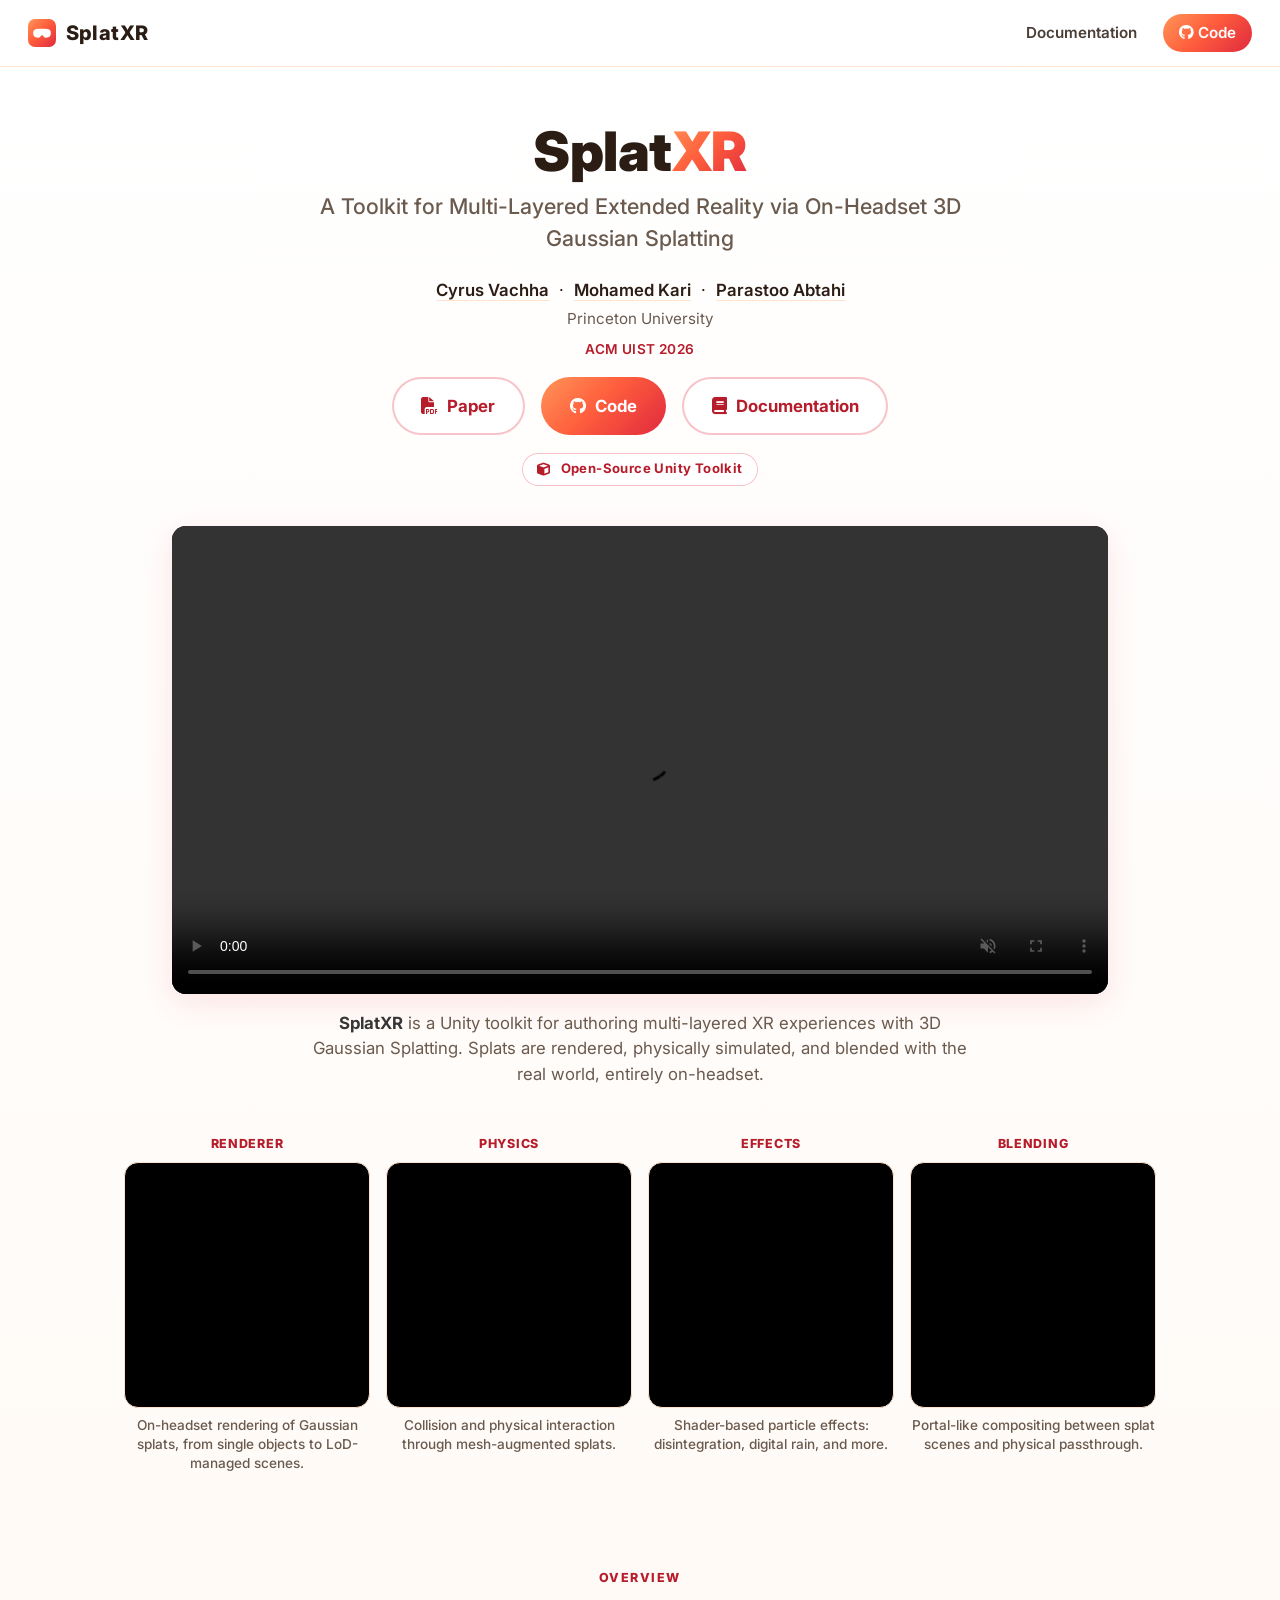
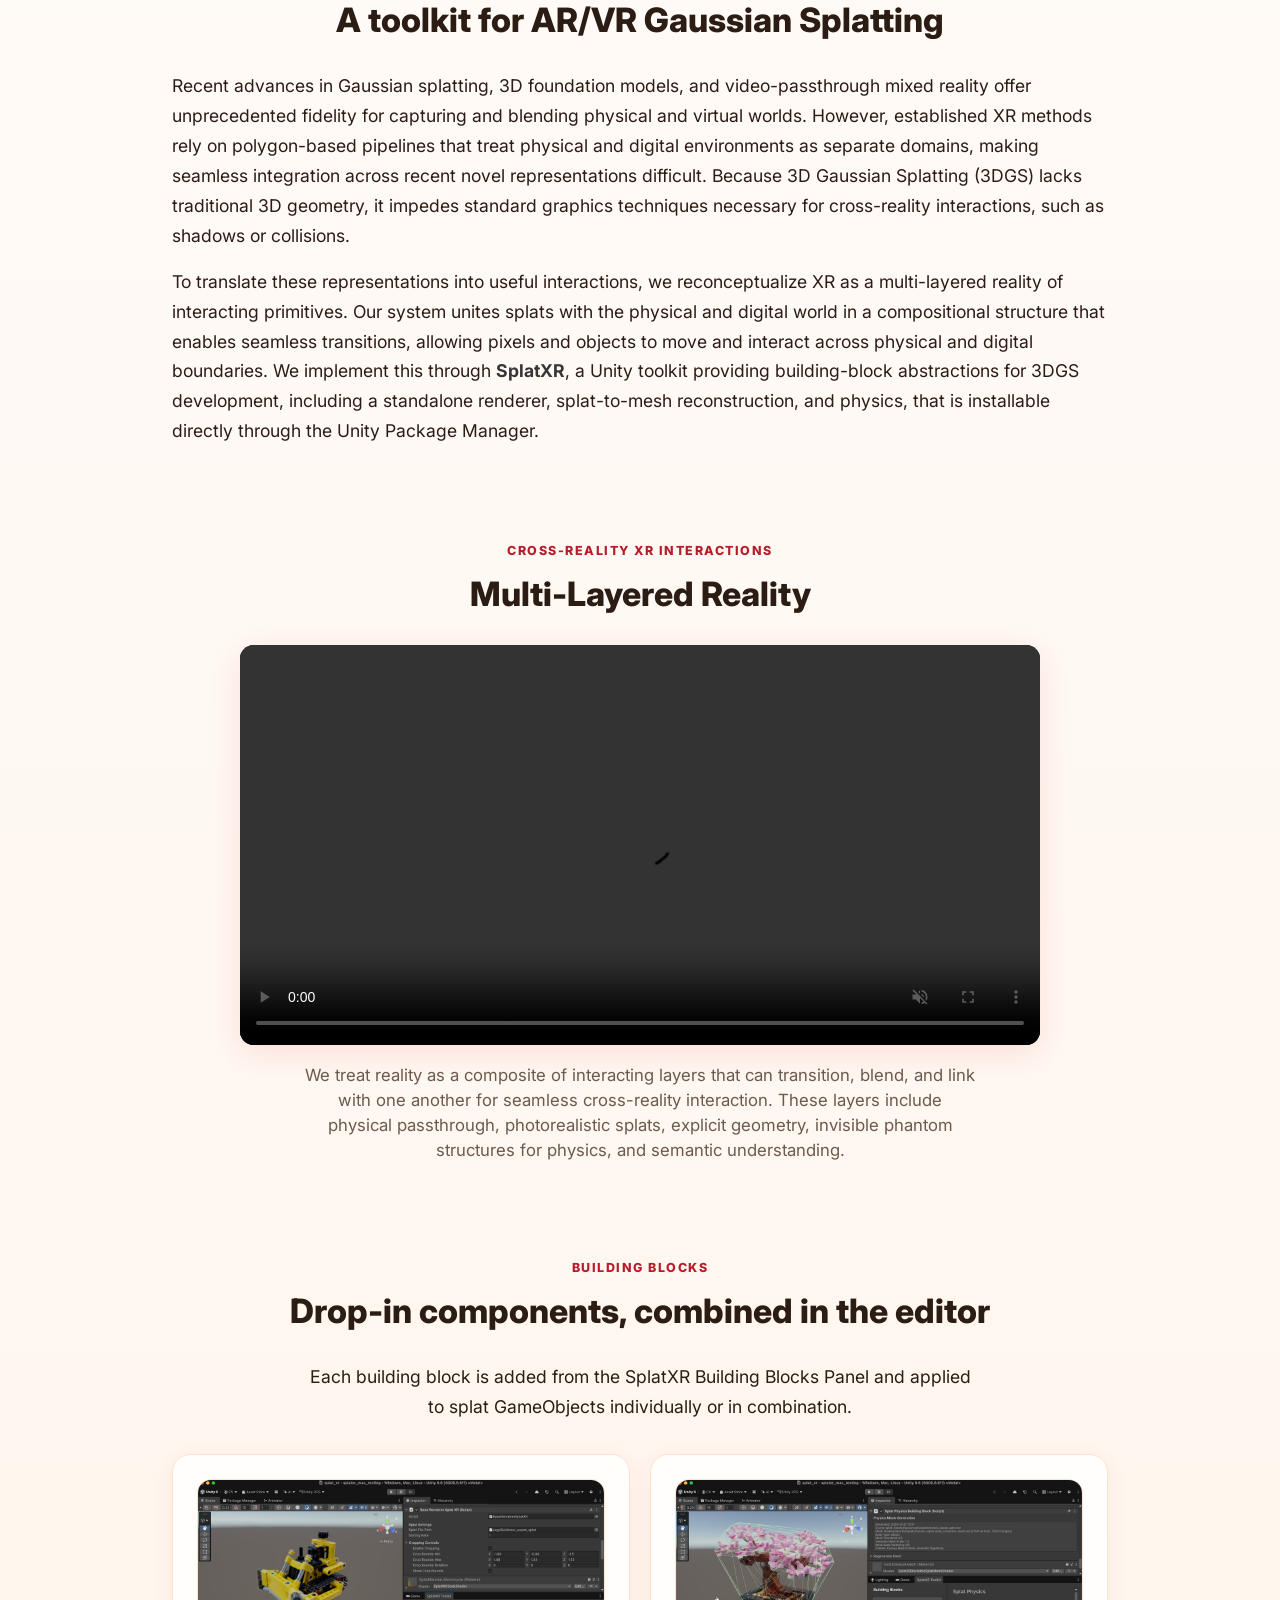
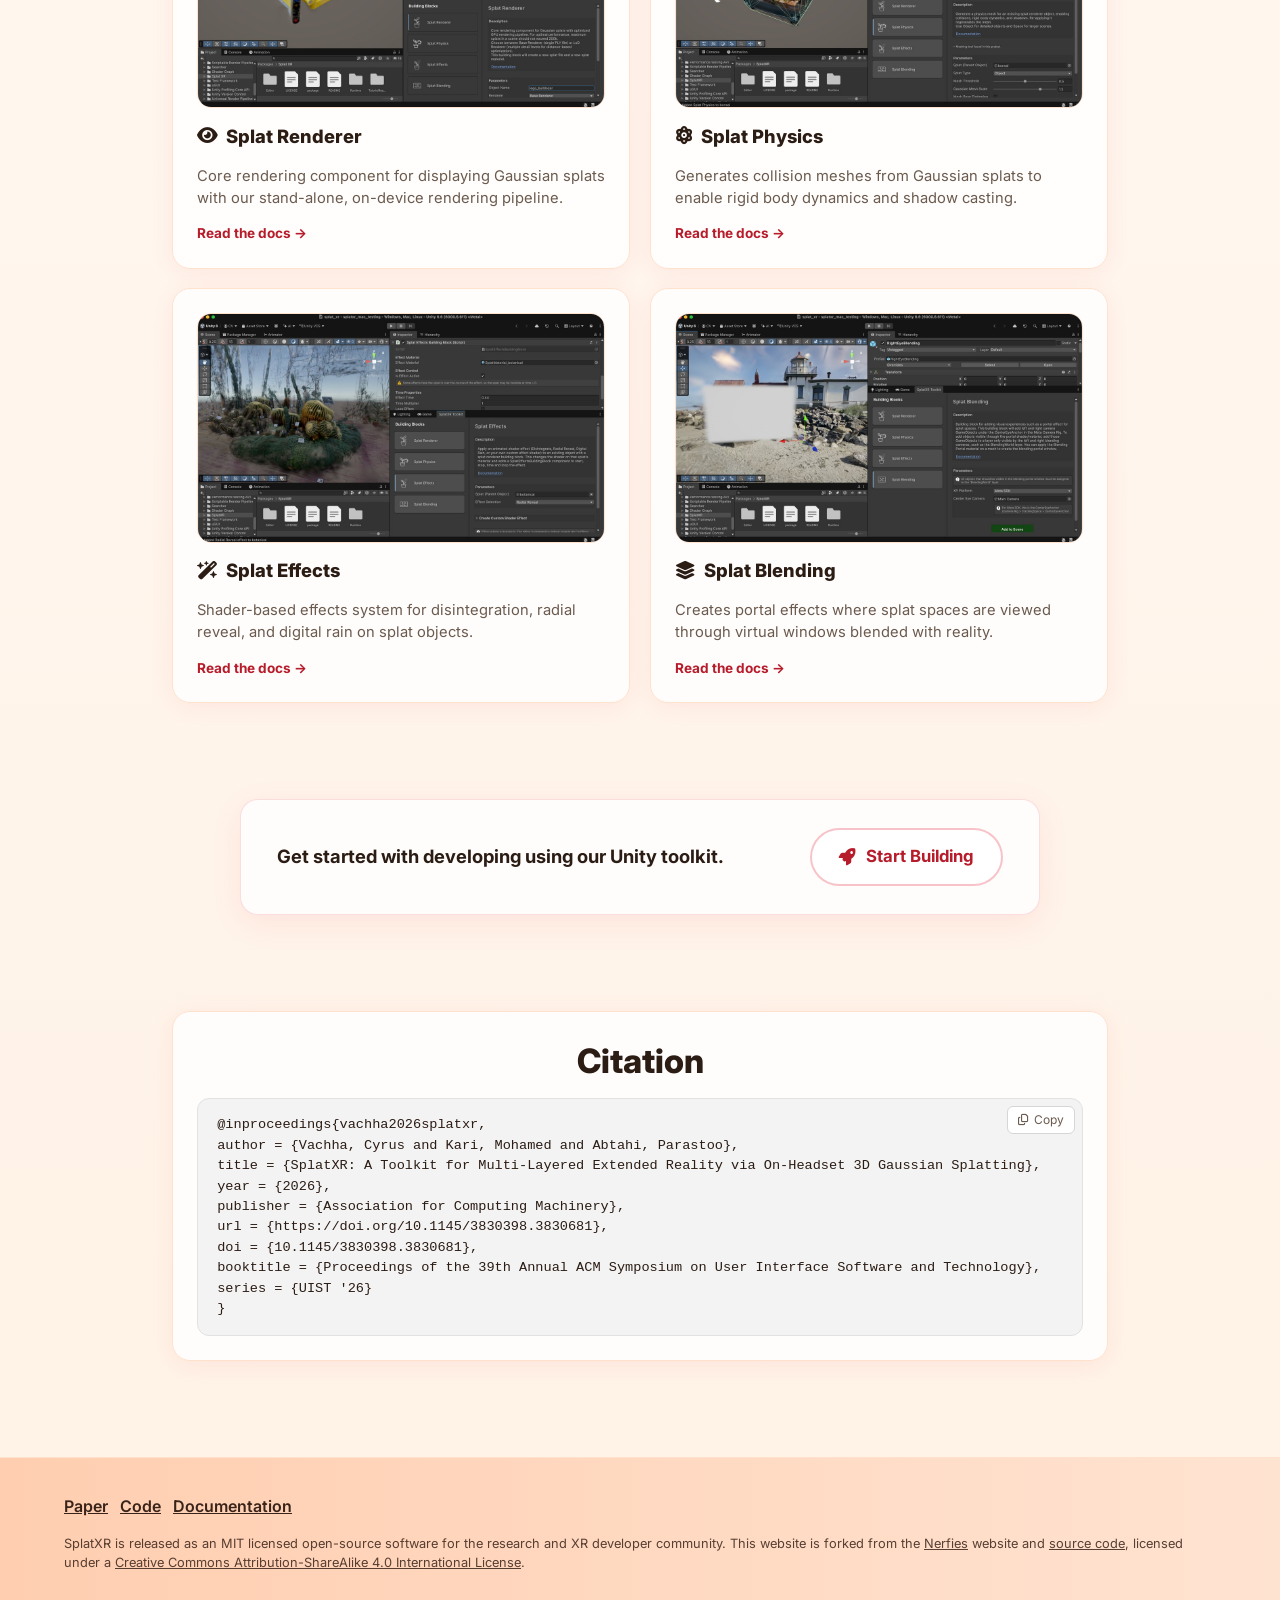
<file: home.html>
<!DOCTYPE html>
<html lang="en">
<head>
  <meta charset="utf-8">
  <title>SplatXR</title>
  <link rel="canonical" href="https://splatxr.github.io/">
  <meta http-equiv="refresh" content="0; url=./">
</head>
<body>
  <p>Redirecting to the <a href="./">SplatXR homepage</a>&hellip;</p>
</body>
</html>
</file>
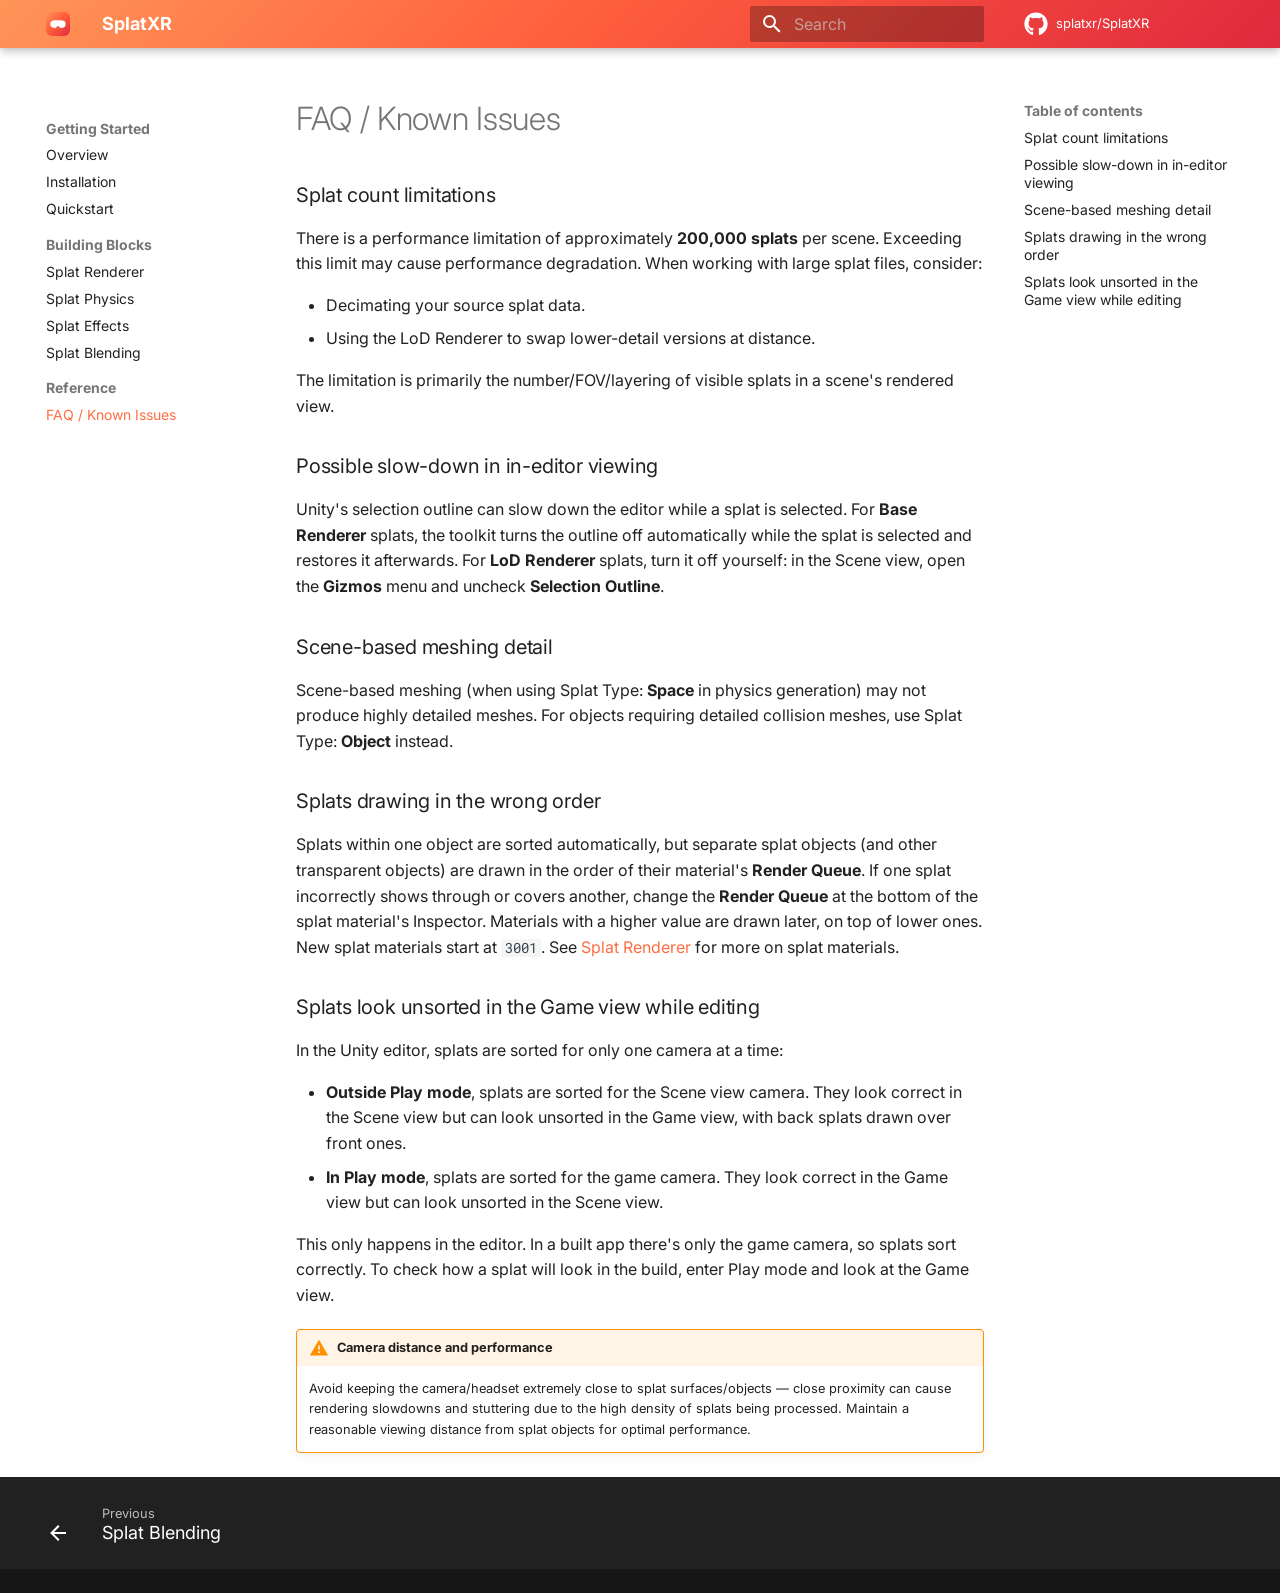
<file: docs/faq.html>
<!doctype html>
<html lang="en" class="no-js">
  <head>
    
      <meta charset="utf-8">
      <meta name="viewport" content="width=device-width,initial-scale=1">
      
        <meta name="description" content="Documentation for SplatXR, an open-source Unity toolkit for multi-layered XR experiences with on-headset 3D Gaussian Splatting.">
      
      
      
        <link rel="canonical" href="https://splatxr.github.io/docs/faq.html">
      
      
        <link rel="prev" href="building-blocks/blending.html">
      
      
      
        
      
      
      <link rel="icon" href="assets/favicon.svg">
      <meta name="generator" content="mkdocs-1.6.1, mkdocs-material-9.7.6">
    
    
      
        <title>FAQ / Known Issues - SplatXR</title>
      
    
    
      <link rel="stylesheet" href="assets/stylesheets/main.484c7ddc.min.css">
      
        
        <link rel="stylesheet" href="assets/stylesheets/palette.ab4e12ef.min.css">
      
      


    
    
      
    
    
      
        
        
        <link rel="preconnect" href="https://fonts.gstatic.com" crossorigin>
        <link rel="stylesheet" href="https://fonts.googleapis.com/css?family=Inter:300,300i,400,400i,700,700i%7CRoboto+Mono:400,400i,700,700i&display=fallback">
        <style>:root{--md-text-font:"Inter";--md-code-font:"Roboto Mono"}</style>
      
    
    
      <link rel="stylesheet" href="stylesheets/extra.css">
    
    <script>__md_scope=new URL(".",location),__md_hash=e=>[...e].reduce(((e,_)=>(e<<5)-e+_.charCodeAt(0)),0),__md_get=(e,_=localStorage,t=__md_scope)=>JSON.parse(_.getItem(t.pathname+"."+e)),__md_set=(e,_,t=localStorage,a=__md_scope)=>{try{t.setItem(a.pathname+"."+e,JSON.stringify(_))}catch(e){}}</script>
    
      

    
    
  </head>
  
  
    
    
    
    
    
    <body dir="ltr" data-md-color-scheme="default" data-md-color-primary="deep-orange" data-md-color-accent="red">
  
    
    <input class="md-toggle" data-md-toggle="drawer" type="checkbox" id="__drawer" autocomplete="off">
    <input class="md-toggle" data-md-toggle="search" type="checkbox" id="__search" autocomplete="off">
    <label class="md-overlay" for="__drawer"></label>
    <div data-md-component="skip">
      
        
        <a href="#faq-known-issues" class="md-skip">
          Skip to content
        </a>
      
    </div>
    <div data-md-component="announce">
      
    </div>
    
    
      

  

<header class="md-header md-header--shadow" data-md-component="header">
  <nav class="md-header__inner md-grid" aria-label="Header">
    <a href="../index.html" title="SplatXR" class="md-header__button md-logo" aria-label="SplatXR" data-md-component="logo">
      
  <img src="assets/favicon.svg" alt="logo">

    </a>
    <label class="md-header__button md-icon" for="__drawer">
      
      <svg xmlns="http://www.w3.org/2000/svg" viewBox="0 0 24 24"><path d="M3 6h18v2H3zm0 5h18v2H3zm0 5h18v2H3z"/></svg>
    </label>
    <div class="md-header__title" data-md-component="header-title">
      <div class="md-header__ellipsis">
        <div class="md-header__topic">
          <span class="md-ellipsis">
            SplatXR
          </span>
        </div>
        <div class="md-header__topic" data-md-component="header-topic">
          <span class="md-ellipsis">
            
              FAQ / Known Issues
            
          </span>
        </div>
      </div>
    </div>
    
      
    
    
    
    
      
      
        <label class="md-header__button md-icon" for="__search">
          
          <svg xmlns="http://www.w3.org/2000/svg" viewBox="0 0 24 24"><path d="M9.5 3A6.5 6.5 0 0 1 16 9.5c0 1.61-.59 3.09-1.56 4.23l.27.27h.79l5 5-1.5 1.5-5-5v-.79l-.27-.27A6.52 6.52 0 0 1 9.5 16 6.5 6.5 0 0 1 3 9.5 6.5 6.5 0 0 1 9.5 3m0 2C7 5 5 7 5 9.5S7 14 9.5 14 14 12 14 9.5 12 5 9.5 5"/></svg>
        </label>
        <div class="md-search" data-md-component="search" role="dialog">
  <label class="md-search__overlay" for="__search"></label>
  <div class="md-search__inner" role="search">
    <form class="md-search__form" name="search">
      <input type="text" class="md-search__input" name="query" aria-label="Search" placeholder="Search" autocapitalize="off" autocorrect="off" autocomplete="off" spellcheck="false" data-md-component="search-query" required>
      <label class="md-search__icon md-icon" for="__search">
        
        <svg xmlns="http://www.w3.org/2000/svg" viewBox="0 0 24 24"><path d="M9.5 3A6.5 6.5 0 0 1 16 9.5c0 1.61-.59 3.09-1.56 4.23l.27.27h.79l5 5-1.5 1.5-5-5v-.79l-.27-.27A6.52 6.52 0 0 1 9.5 16 6.5 6.5 0 0 1 3 9.5 6.5 6.5 0 0 1 9.5 3m0 2C7 5 5 7 5 9.5S7 14 9.5 14 14 12 14 9.5 12 5 9.5 5"/></svg>
        
        <svg xmlns="http://www.w3.org/2000/svg" viewBox="0 0 24 24"><path d="M20 11v2H8l5.5 5.5-1.42 1.42L4.16 12l7.92-7.92L13.5 5.5 8 11z"/></svg>
      </label>
      <nav class="md-search__options" aria-label="Search">
        
        <button type="reset" class="md-search__icon md-icon" title="Clear" aria-label="Clear" tabindex="-1">
          
          <svg xmlns="http://www.w3.org/2000/svg" viewBox="0 0 24 24"><path d="M19 6.41 17.59 5 12 10.59 6.41 5 5 6.41 10.59 12 5 17.59 6.41 19 12 13.41 17.59 19 19 17.59 13.41 12z"/></svg>
        </button>
      </nav>
      
        <div class="md-search__suggest" data-md-component="search-suggest"></div>
      
    </form>
    <div class="md-search__output">
      <div class="md-search__scrollwrap" tabindex="0" data-md-scrollfix>
        <div class="md-search-result" data-md-component="search-result">
          <div class="md-search-result__meta">
            Initializing search
          </div>
          <ol class="md-search-result__list" role="presentation"></ol>
        </div>
      </div>
    </div>
  </div>
</div>
      
    
    
      <div class="md-header__source">
        <a href="https://github.com/splatxr/SplatXR" title="Go to repository" class="md-source" data-md-component="source">
  <div class="md-source__icon md-icon">
    
    <svg xmlns="http://www.w3.org/2000/svg" viewBox="0 0 512 512"><!--! Font Awesome Free 7.1.0 by @fontawesome - https://fontawesome.com License - https://fontawesome.com/license/free (Icons: CC BY 4.0, Fonts: SIL OFL 1.1, Code: MIT License) Copyright 2025 Fonticons, Inc.--><path d="M173.9 397.4c0 2-2.3 3.6-5.2 3.6-3.3.3-5.6-1.3-5.6-3.6 0-2 2.3-3.6 5.2-3.6 3-.3 5.6 1.3 5.6 3.6m-31.1-4.5c-.7 2 1.3 4.3 4.3 4.9 2.6 1 5.6 0 6.2-2s-1.3-4.3-4.3-5.2c-2.6-.7-5.5.3-6.2 2.3m44.2-1.7c-2.9.7-4.9 2.6-4.6 4.9.3 2 2.9 3.3 5.9 2.6 2.9-.7 4.9-2.6 4.6-4.6-.3-1.9-3-3.2-5.9-2.9M252.8 8C114.1 8 8 113.3 8 252c0 110.9 69.8 205.8 169.5 239.2 12.8 2.3 17.3-5.6 17.3-12.1 0-6.2-.3-40.4-.3-61.4 0 0-70 15-84.7-29.8 0 0-11.4-29.1-27.8-36.6 0 0-22.9-15.7 1.6-15.4 0 0 24.9 2 38.6 25.8 21.9 38.6 58.6 27.5 72.9 20.9 2.3-16 8.8-27.1 16-33.7-55.9-6.2-112.3-14.3-112.3-110.5 0-27.5 7.6-41.3 23.6-58.9-2.6-6.5-11.1-33.3 2.6-67.9 20.9-6.5 69 27 69 27 20-5.6 41.5-8.5 62.8-8.5s42.8 2.9 62.8 8.5c0 0 48.1-33.6 69-27 13.7 34.7 5.2 61.4 2.6 67.9 16 17.7 25.8 31.5 25.8 58.9 0 96.5-58.9 104.2-114.8 110.5 9.2 7.9 17 22.9 17 46.4 0 33.7-.3 75.4-.3 83.6 0 6.5 4.6 14.4 17.3 12.1C436.2 457.8 504 362.9 504 252 504 113.3 391.5 8 252.8 8M105.2 352.9c-1.3 1-1 3.3.7 5.2 1.6 1.6 3.9 2.3 5.2 1 1.3-1 1-3.3-.7-5.2-1.6-1.6-3.9-2.3-5.2-1m-10.8-8.1c-.7 1.3.3 2.9 2.3 3.9 1.6 1 3.6.7 4.3-.7.7-1.3-.3-2.9-2.3-3.9-2-.6-3.6-.3-4.3.7m32.4 35.6c-1.6 1.3-1 4.3 1.3 6.2 2.3 2.3 5.2 2.6 6.5 1 1.3-1.3.7-4.3-1.3-6.2-2.2-2.3-5.2-2.6-6.5-1m-11.4-14.7c-1.6 1-1.6 3.6 0 5.9s4.3 3.3 5.6 2.3c1.6-1.3 1.6-3.9 0-6.2-1.4-2.3-4-3.3-5.6-2"/></svg>
  </div>
  <div class="md-source__repository">
    splatxr/SplatXR
  </div>
</a>
      </div>
    
  </nav>
  
</header>
    
    <div class="md-container" data-md-component="container">
      
      
        
          
        
      
      <main class="md-main" data-md-component="main">
        <div class="md-main__inner md-grid">
          
            
              
              <div class="md-sidebar md-sidebar--primary" data-md-component="sidebar" data-md-type="navigation" >
                <div class="md-sidebar__scrollwrap">
                  <div class="md-sidebar__inner">
                    



<nav class="md-nav md-nav--primary" aria-label="Navigation" data-md-level="0">
  <label class="md-nav__title" for="__drawer">
    <a href="../index.html" title="SplatXR" class="md-nav__button md-logo" aria-label="SplatXR" data-md-component="logo">
      
  <img src="assets/favicon.svg" alt="logo">

    </a>
    SplatXR
  </label>
  
    <div class="md-nav__source">
      <a href="https://github.com/splatxr/SplatXR" title="Go to repository" class="md-source" data-md-component="source">
  <div class="md-source__icon md-icon">
    
    <svg xmlns="http://www.w3.org/2000/svg" viewBox="0 0 512 512"><!--! Font Awesome Free 7.1.0 by @fontawesome - https://fontawesome.com License - https://fontawesome.com/license/free (Icons: CC BY 4.0, Fonts: SIL OFL 1.1, Code: MIT License) Copyright 2025 Fonticons, Inc.--><path d="M173.9 397.4c0 2-2.3 3.6-5.2 3.6-3.3.3-5.6-1.3-5.6-3.6 0-2 2.3-3.6 5.2-3.6 3-.3 5.6 1.3 5.6 3.6m-31.1-4.5c-.7 2 1.3 4.3 4.3 4.9 2.6 1 5.6 0 6.2-2s-1.3-4.3-4.3-5.2c-2.6-.7-5.5.3-6.2 2.3m44.2-1.7c-2.9.7-4.9 2.6-4.6 4.9.3 2 2.9 3.3 5.9 2.6 2.9-.7 4.9-2.6 4.6-4.6-.3-1.9-3-3.2-5.9-2.9M252.8 8C114.1 8 8 113.3 8 252c0 110.9 69.8 205.8 169.5 239.2 12.8 2.3 17.3-5.6 17.3-12.1 0-6.2-.3-40.4-.3-61.4 0 0-70 15-84.7-29.8 0 0-11.4-29.1-27.8-36.6 0 0-22.9-15.7 1.6-15.4 0 0 24.9 2 38.6 25.8 21.9 38.6 58.6 27.5 72.9 20.9 2.3-16 8.8-27.1 16-33.7-55.9-6.2-112.3-14.3-112.3-110.5 0-27.5 7.6-41.3 23.6-58.9-2.6-6.5-11.1-33.3 2.6-67.9 20.9-6.5 69 27 69 27 20-5.6 41.5-8.5 62.8-8.5s42.8 2.9 62.8 8.5c0 0 48.1-33.6 69-27 13.7 34.7 5.2 61.4 2.6 67.9 16 17.7 25.8 31.5 25.8 58.9 0 96.5-58.9 104.2-114.8 110.5 9.2 7.9 17 22.9 17 46.4 0 33.7-.3 75.4-.3 83.6 0 6.5 4.6 14.4 17.3 12.1C436.2 457.8 504 362.9 504 252 504 113.3 391.5 8 252.8 8M105.2 352.9c-1.3 1-1 3.3.7 5.2 1.6 1.6 3.9 2.3 5.2 1 1.3-1 1-3.3-.7-5.2-1.6-1.6-3.9-2.3-5.2-1m-10.8-8.1c-.7 1.3.3 2.9 2.3 3.9 1.6 1 3.6.7 4.3-.7.7-1.3-.3-2.9-2.3-3.9-2-.6-3.6-.3-4.3.7m32.4 35.6c-1.6 1.3-1 4.3 1.3 6.2 2.3 2.3 5.2 2.6 6.5 1 1.3-1.3.7-4.3-1.3-6.2-2.2-2.3-5.2-2.6-6.5-1m-11.4-14.7c-1.6 1-1.6 3.6 0 5.9s4.3 3.3 5.6 2.3c1.6-1.3 1.6-3.9 0-6.2-1.4-2.3-4-3.3-5.6-2"/></svg>
  </div>
  <div class="md-source__repository">
    splatxr/SplatXR
  </div>
</a>
    </div>
  
  <ul class="md-nav__list" data-md-scrollfix>
    
      
      
  
  
  
  
    
    
    
    
      
        
        
      
    
    
    <li class="md-nav__item md-nav__item--section md-nav__item--nested">
      
        
        
        <input class="md-nav__toggle md-toggle " type="checkbox" id="__nav_1" >
        
          
          <label class="md-nav__link" for="__nav_1" id="__nav_1_label" tabindex="">
            
  
  
  <span class="md-ellipsis">
    
  
    Getting Started
  

    
  </span>
  
  

            <span class="md-nav__icon md-icon"></span>
          </label>
        
        <nav class="md-nav" data-md-level="1" aria-labelledby="__nav_1_label" aria-expanded="false">
          <label class="md-nav__title" for="__nav_1">
            <span class="md-nav__icon md-icon"></span>
            
  
    Getting Started
  

          </label>
          <ul class="md-nav__list" data-md-scrollfix>
            
              
                
  
  
  
  
    <li class="md-nav__item">
      <a href="index.html" class="md-nav__link">
        
  
  
  <span class="md-ellipsis">
    
  
    Overview
  

    
  </span>
  
  

      </a>
    </li>
  

              
            
              
                
  
  
  
  
    <li class="md-nav__item">
      <a href="installation.html" class="md-nav__link">
        
  
  
  <span class="md-ellipsis">
    
  
    Installation
  

    
  </span>
  
  

      </a>
    </li>
  

              
            
              
                
  
  
  
  
    <li class="md-nav__item">
      <a href="quickstart.html" class="md-nav__link">
        
  
  
  <span class="md-ellipsis">
    
  
    Quickstart
  

    
  </span>
  
  

      </a>
    </li>
  

              
            
          </ul>
        </nav>
      
    </li>
  

    
      
      
  
  
  
  
    
    
    
    
      
        
        
      
    
    
    <li class="md-nav__item md-nav__item--section md-nav__item--nested">
      
        
        
        <input class="md-nav__toggle md-toggle " type="checkbox" id="__nav_2" >
        
          
          <label class="md-nav__link" for="__nav_2" id="__nav_2_label" tabindex="">
            
  
  
  <span class="md-ellipsis">
    
  
    Building Blocks
  

    
  </span>
  
  

            <span class="md-nav__icon md-icon"></span>
          </label>
        
        <nav class="md-nav" data-md-level="1" aria-labelledby="__nav_2_label" aria-expanded="false">
          <label class="md-nav__title" for="__nav_2">
            <span class="md-nav__icon md-icon"></span>
            
  
    Building Blocks
  

          </label>
          <ul class="md-nav__list" data-md-scrollfix>
            
              
                
  
  
  
  
    <li class="md-nav__item">
      <a href="building-blocks/renderer.html" class="md-nav__link">
        
  
  
  <span class="md-ellipsis">
    
  
    Splat Renderer
  

    
  </span>
  
  

      </a>
    </li>
  

              
            
              
                
  
  
  
  
    <li class="md-nav__item">
      <a href="building-blocks/physics.html" class="md-nav__link">
        
  
  
  <span class="md-ellipsis">
    
  
    Splat Physics
  

    
  </span>
  
  

      </a>
    </li>
  

              
            
              
                
  
  
  
  
    <li class="md-nav__item">
      <a href="building-blocks/effects.html" class="md-nav__link">
        
  
  
  <span class="md-ellipsis">
    
  
    Splat Effects
  

    
  </span>
  
  

      </a>
    </li>
  

              
            
              
                
  
  
  
  
    <li class="md-nav__item">
      <a href="building-blocks/blending.html" class="md-nav__link">
        
  
  
  <span class="md-ellipsis">
    
  
    Splat Blending
  

    
  </span>
  
  

      </a>
    </li>
  

              
            
          </ul>
        </nav>
      
    </li>
  

    
      
      
  
  
    
  
  
  
    
    
    
    
      
        
        
      
    
    
    <li class="md-nav__item md-nav__item--active md-nav__item--section md-nav__item--nested">
      
        
        
        <input class="md-nav__toggle md-toggle " type="checkbox" id="__nav_3" checked>
        
          
          <label class="md-nav__link" for="__nav_3" id="__nav_3_label" tabindex="">
            
  
  
  <span class="md-ellipsis">
    
  
    Reference
  

    
  </span>
  
  

            <span class="md-nav__icon md-icon"></span>
          </label>
        
        <nav class="md-nav" data-md-level="1" aria-labelledby="__nav_3_label" aria-expanded="true">
          <label class="md-nav__title" for="__nav_3">
            <span class="md-nav__icon md-icon"></span>
            
  
    Reference
  

          </label>
          <ul class="md-nav__list" data-md-scrollfix>
            
              
                
  
  
    
  
  
  
    <li class="md-nav__item md-nav__item--active">
      
      <input class="md-nav__toggle md-toggle" type="checkbox" id="__toc">
      
      
        
      
      
        <label class="md-nav__link md-nav__link--active" for="__toc">
          
  
  
  <span class="md-ellipsis">
    
  
    FAQ / Known Issues
  

    
  </span>
  
  

          <span class="md-nav__icon md-icon"></span>
        </label>
      
      <a href="faq.html" class="md-nav__link md-nav__link--active">
        
  
  
  <span class="md-ellipsis">
    
  
    FAQ / Known Issues
  

    
  </span>
  
  

      </a>
      
        

<nav class="md-nav md-nav--secondary" aria-label="Table of contents">
  
  
  
    
  
  
    <label class="md-nav__title" for="__toc">
      <span class="md-nav__icon md-icon"></span>
      Table of contents
    </label>
    <ul class="md-nav__list" data-md-component="toc" data-md-scrollfix>
      
        <li class="md-nav__item">
  <a href="#splat-count-limitations" class="md-nav__link">
    <span class="md-ellipsis">
      
        Splat count limitations
      
    </span>
  </a>
  
</li>
      
        <li class="md-nav__item">
  <a href="#possible-slow-down-in-in-editor-viewing" class="md-nav__link">
    <span class="md-ellipsis">
      
        Possible slow-down in in-editor viewing
      
    </span>
  </a>
  
</li>
      
        <li class="md-nav__item">
  <a href="#scene-based-meshing-detail" class="md-nav__link">
    <span class="md-ellipsis">
      
        Scene-based meshing detail
      
    </span>
  </a>
  
</li>
      
        <li class="md-nav__item">
  <a href="#splats-drawing-in-the-wrong-order" class="md-nav__link">
    <span class="md-ellipsis">
      
        Splats drawing in the wrong order
      
    </span>
  </a>
  
</li>
      
        <li class="md-nav__item">
  <a href="#splats-look-unsorted-in-the-game-view-while-editing" class="md-nav__link">
    <span class="md-ellipsis">
      
        Splats look unsorted in the Game view while editing
      
    </span>
  </a>
  
</li>
      
    </ul>
  
</nav>
      
    </li>
  

              
            
          </ul>
        </nav>
      
    </li>
  

    
  </ul>
</nav>
                  </div>
                </div>
              </div>
            
            
              
              <div class="md-sidebar md-sidebar--secondary" data-md-component="sidebar" data-md-type="toc" >
                <div class="md-sidebar__scrollwrap">
                  <div class="md-sidebar__inner">
                    

<nav class="md-nav md-nav--secondary" aria-label="Table of contents">
  
  
  
    
  
  
    <label class="md-nav__title" for="__toc">
      <span class="md-nav__icon md-icon"></span>
      Table of contents
    </label>
    <ul class="md-nav__list" data-md-component="toc" data-md-scrollfix>
      
        <li class="md-nav__item">
  <a href="#splat-count-limitations" class="md-nav__link">
    <span class="md-ellipsis">
      
        Splat count limitations
      
    </span>
  </a>
  
</li>
      
        <li class="md-nav__item">
  <a href="#possible-slow-down-in-in-editor-viewing" class="md-nav__link">
    <span class="md-ellipsis">
      
        Possible slow-down in in-editor viewing
      
    </span>
  </a>
  
</li>
      
        <li class="md-nav__item">
  <a href="#scene-based-meshing-detail" class="md-nav__link">
    <span class="md-ellipsis">
      
        Scene-based meshing detail
      
    </span>
  </a>
  
</li>
      
        <li class="md-nav__item">
  <a href="#splats-drawing-in-the-wrong-order" class="md-nav__link">
    <span class="md-ellipsis">
      
        Splats drawing in the wrong order
      
    </span>
  </a>
  
</li>
      
        <li class="md-nav__item">
  <a href="#splats-look-unsorted-in-the-game-view-while-editing" class="md-nav__link">
    <span class="md-ellipsis">
      
        Splats look unsorted in the Game view while editing
      
    </span>
  </a>
  
</li>
      
    </ul>
  
</nav>
                  </div>
                </div>
              </div>
            
          
          
            <div class="md-content" data-md-component="content">
              
              <article class="md-content__inner md-typeset">
                
                  


  
  


<h1 id="faq-known-issues">FAQ / Known Issues<a class="headerlink" href="#faq-known-issues" title="Permanent link">&para;</a></h1>
<h3 id="splat-count-limitations">Splat count limitations<a class="headerlink" href="#splat-count-limitations" title="Permanent link">&para;</a></h3>
<p>There is a performance limitation of approximately <strong>200,000 splats</strong> per scene. Exceeding this limit may cause performance degradation. When working with large splat files, consider:</p>
<ul>
<li>Decimating your source splat data.</li>
<li>Using the LoD Renderer to swap lower-detail versions at distance.</li>
</ul>
<p>The limitation is primarily the number/FOV/layering of visible splats in a scene's rendered view.</p>
<h3 id="possible-slow-down-in-in-editor-viewing">Possible slow-down in in-editor viewing<a class="headerlink" href="#possible-slow-down-in-in-editor-viewing" title="Permanent link">&para;</a></h3>
<p>Unity's selection outline can slow down the editor while a splat is selected. For <strong>Base Renderer</strong> splats, the toolkit turns the outline off automatically while the splat is selected and restores it afterwards. For <strong>LoD Renderer</strong> splats, turn it off yourself: in the Scene view, open the <strong>Gizmos</strong> menu and uncheck <strong>Selection Outline</strong>.</p>
<h3 id="scene-based-meshing-detail">Scene-based meshing detail<a class="headerlink" href="#scene-based-meshing-detail" title="Permanent link">&para;</a></h3>
<p>Scene-based meshing (when using Splat Type: <strong>Space</strong> in physics generation) may not produce highly detailed meshes. For objects requiring detailed collision meshes, use Splat Type: <strong>Object</strong> instead.</p>
<h3 id="splats-drawing-in-the-wrong-order">Splats drawing in the wrong order<a class="headerlink" href="#splats-drawing-in-the-wrong-order" title="Permanent link">&para;</a></h3>
<p>Splats within one object are sorted automatically, but separate splat objects (and other transparent objects) are drawn in the order of their material's <strong>Render Queue</strong>. If one splat incorrectly shows through or covers another, change the <strong>Render Queue</strong> at the bottom of the splat material's Inspector. Materials with a higher value are drawn later, on top of lower ones. New splat materials start at <code>3001</code>. See <a href="building-blocks/renderer.html#material-and-color-controls">Splat Renderer</a> for more on splat materials.</p>
<h3 id="splats-look-unsorted-in-the-game-view-while-editing">Splats look unsorted in the Game view while editing<a class="headerlink" href="#splats-look-unsorted-in-the-game-view-while-editing" title="Permanent link">&para;</a></h3>
<p>In the Unity editor, splats are sorted for only one camera at a time:</p>
<ul>
<li><strong>Outside Play mode</strong>, splats are sorted for the Scene view camera. They look correct in the Scene view but can look unsorted in the Game view, with back splats drawn over front ones.</li>
<li><strong>In Play mode</strong>, splats are sorted for the game camera. They look correct in the Game view but can look unsorted in the Scene view.</li>
</ul>
<p>This only happens in the editor. In a built app there's only the game camera, so splats sort correctly. To check how a splat will look in the build, enter Play mode and look at the Game view.</p>
<div class="admonition warning">
<p class="admonition-title">Camera distance and performance</p>
<p>Avoid keeping the camera/headset extremely close to splat surfaces/objects — close proximity can cause rendering slowdowns and stuttering due to the high density of splats being processed. Maintain a reasonable viewing distance from splat objects for optimal performance.</p>
</div>












                
              </article>
            </div>
          
          
<script>var target=document.getElementById(location.hash.slice(1));target&&target.name&&(target.checked=target.name.startsWith("__tabbed_"))</script>
        </div>
        
          <button type="button" class="md-top md-icon" data-md-component="top" hidden>
  
  <svg xmlns="http://www.w3.org/2000/svg" viewBox="0 0 24 24"><path d="M13 20h-2V8l-5.5 5.5-1.42-1.42L12 4.16l7.92 7.92-1.42 1.42L13 8z"/></svg>
  Back to top
</button>
        
      </main>
      
        <footer class="md-footer">
  
    
      
      <nav class="md-footer__inner md-grid" aria-label="Footer" >
        
          
          <a href="building-blocks/blending.html" class="md-footer__link md-footer__link--prev" aria-label="Previous: Splat Blending">
            <div class="md-footer__button md-icon">
              
              <svg xmlns="http://www.w3.org/2000/svg" viewBox="0 0 24 24"><path d="M20 11v2H8l5.5 5.5-1.42 1.42L4.16 12l7.92-7.92L13.5 5.5 8 11z"/></svg>
            </div>
            <div class="md-footer__title">
              <span class="md-footer__direction">
                Previous
              </span>
              <div class="md-ellipsis">
                Splat Blending
              </div>
            </div>
          </a>
        
        
      </nav>
    
  
  <div class="md-footer-meta md-typeset">
    <div class="md-footer-meta__inner md-grid">
      <div class="md-copyright">
  
  
</div>
      
    </div>
  </div>
</footer>
      
    </div>
    <div class="md-dialog" data-md-component="dialog">
      <div class="md-dialog__inner md-typeset"></div>
    </div>
    
    
    
      
      
      <script id="__config" type="application/json">{"annotate": null, "base": ".", "features": ["navigation.sections", "navigation.top", "navigation.footer", "toc.follow", "search.suggest", "search.highlight", "content.code.copy"], "search": "assets/javascripts/workers/search.2c215733.min.js", "tags": null, "translations": {"clipboard.copied": "Copied to clipboard", "clipboard.copy": "Copy to clipboard", "search.result.more.one": "1 more on this page", "search.result.more.other": "# more on this page", "search.result.none": "No matching documents", "search.result.one": "1 matching document", "search.result.other": "# matching documents", "search.result.placeholder": "Type to start searching", "search.result.term.missing": "Missing", "select.version": "Select version"}, "version": null}</script>
    
    
      <script src="assets/javascripts/bundle.79ae519e.min.js"></script>
      
    
  </body>
</html>
</file>
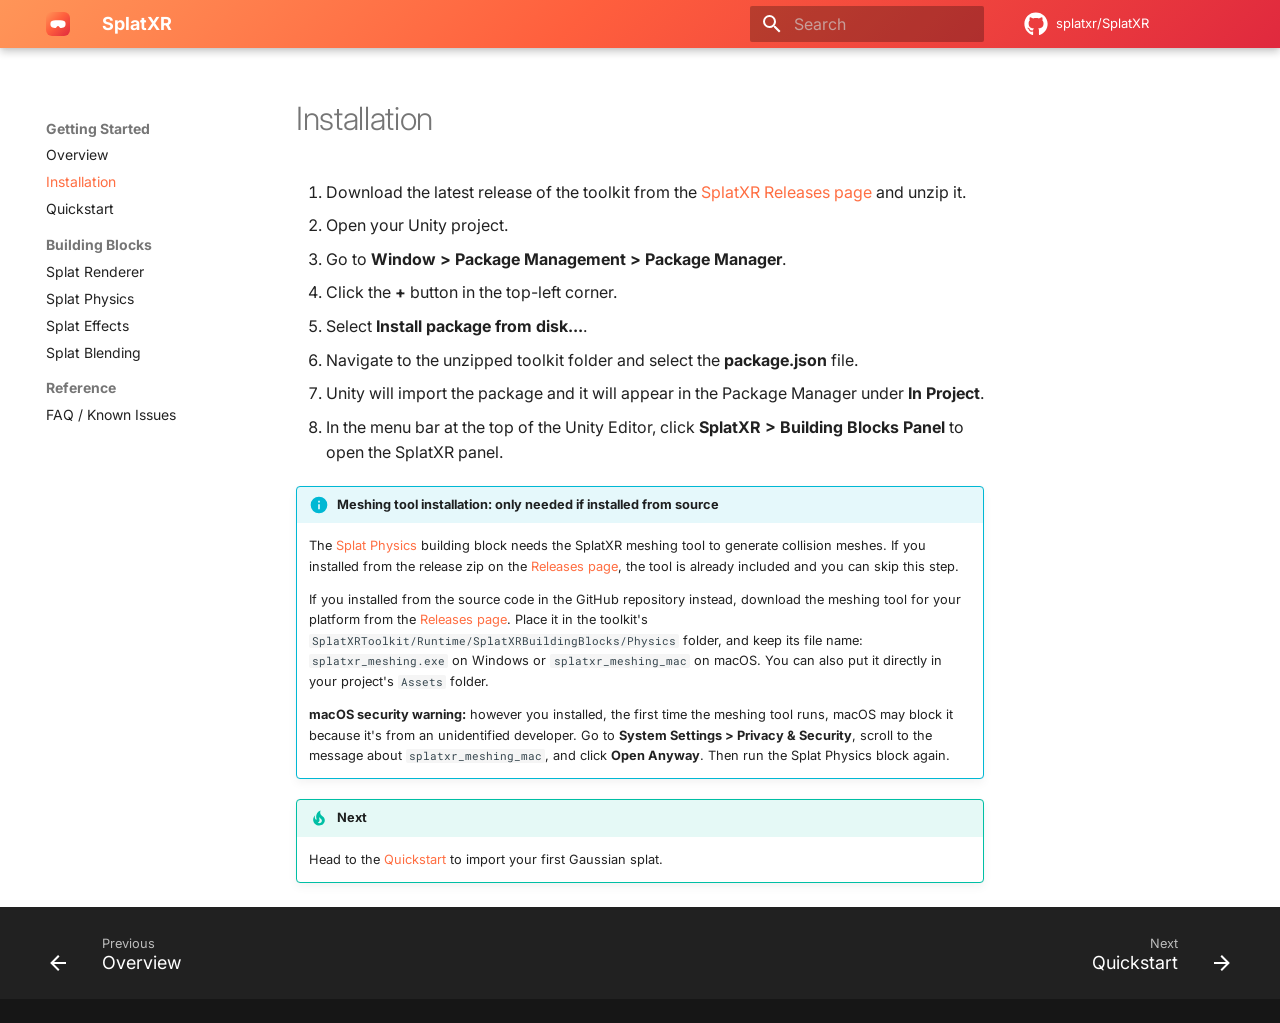
<file: docs/installation.html>
<!doctype html>
<html lang="en" class="no-js">
  <head>
    
      <meta charset="utf-8">
      <meta name="viewport" content="width=device-width,initial-scale=1">
      
        <meta name="description" content="Documentation for SplatXR, an open-source Unity toolkit for multi-layered XR experiences with on-headset 3D Gaussian Splatting.">
      
      
      
        <link rel="canonical" href="https://splatxr.github.io/docs/installation.html">
      
      
        <link rel="prev" href="index.html">
      
      
        <link rel="next" href="quickstart.html">
      
      
        
      
      
      <link rel="icon" href="assets/favicon.svg">
      <meta name="generator" content="mkdocs-1.6.1, mkdocs-material-9.7.6">
    
    
      
        <title>Installation - SplatXR</title>
      
    
    
      <link rel="stylesheet" href="assets/stylesheets/main.484c7ddc.min.css">
      
        
        <link rel="stylesheet" href="assets/stylesheets/palette.ab4e12ef.min.css">
      
      


    
    
      
    
    
      
        
        
        <link rel="preconnect" href="https://fonts.gstatic.com" crossorigin>
        <link rel="stylesheet" href="https://fonts.googleapis.com/css?family=Inter:300,300i,400,400i,700,700i%7CRoboto+Mono:400,400i,700,700i&display=fallback">
        <style>:root{--md-text-font:"Inter";--md-code-font:"Roboto Mono"}</style>
      
    
    
      <link rel="stylesheet" href="stylesheets/extra.css">
    
    <script>__md_scope=new URL(".",location),__md_hash=e=>[...e].reduce(((e,_)=>(e<<5)-e+_.charCodeAt(0)),0),__md_get=(e,_=localStorage,t=__md_scope)=>JSON.parse(_.getItem(t.pathname+"."+e)),__md_set=(e,_,t=localStorage,a=__md_scope)=>{try{t.setItem(a.pathname+"."+e,JSON.stringify(_))}catch(e){}}</script>
    
      

    
    
  </head>
  
  
    
    
    
    
    
    <body dir="ltr" data-md-color-scheme="default" data-md-color-primary="deep-orange" data-md-color-accent="red">
  
    
    <input class="md-toggle" data-md-toggle="drawer" type="checkbox" id="__drawer" autocomplete="off">
    <input class="md-toggle" data-md-toggle="search" type="checkbox" id="__search" autocomplete="off">
    <label class="md-overlay" for="__drawer"></label>
    <div data-md-component="skip">
      
        
        <a href="#installation" class="md-skip">
          Skip to content
        </a>
      
    </div>
    <div data-md-component="announce">
      
    </div>
    
    
      

  

<header class="md-header md-header--shadow" data-md-component="header">
  <nav class="md-header__inner md-grid" aria-label="Header">
    <a href="../index.html" title="SplatXR" class="md-header__button md-logo" aria-label="SplatXR" data-md-component="logo">
      
  <img src="assets/favicon.svg" alt="logo">

    </a>
    <label class="md-header__button md-icon" for="__drawer">
      
      <svg xmlns="http://www.w3.org/2000/svg" viewBox="0 0 24 24"><path d="M3 6h18v2H3zm0 5h18v2H3zm0 5h18v2H3z"/></svg>
    </label>
    <div class="md-header__title" data-md-component="header-title">
      <div class="md-header__ellipsis">
        <div class="md-header__topic">
          <span class="md-ellipsis">
            SplatXR
          </span>
        </div>
        <div class="md-header__topic" data-md-component="header-topic">
          <span class="md-ellipsis">
            
              Installation
            
          </span>
        </div>
      </div>
    </div>
    
      
    
    
    
    
      
      
        <label class="md-header__button md-icon" for="__search">
          
          <svg xmlns="http://www.w3.org/2000/svg" viewBox="0 0 24 24"><path d="M9.5 3A6.5 6.5 0 0 1 16 9.5c0 1.61-.59 3.09-1.56 4.23l.27.27h.79l5 5-1.5 1.5-5-5v-.79l-.27-.27A6.52 6.52 0 0 1 9.5 16 6.5 6.5 0 0 1 3 9.5 6.5 6.5 0 0 1 9.5 3m0 2C7 5 5 7 5 9.5S7 14 9.5 14 14 12 14 9.5 12 5 9.5 5"/></svg>
        </label>
        <div class="md-search" data-md-component="search" role="dialog">
  <label class="md-search__overlay" for="__search"></label>
  <div class="md-search__inner" role="search">
    <form class="md-search__form" name="search">
      <input type="text" class="md-search__input" name="query" aria-label="Search" placeholder="Search" autocapitalize="off" autocorrect="off" autocomplete="off" spellcheck="false" data-md-component="search-query" required>
      <label class="md-search__icon md-icon" for="__search">
        
        <svg xmlns="http://www.w3.org/2000/svg" viewBox="0 0 24 24"><path d="M9.5 3A6.5 6.5 0 0 1 16 9.5c0 1.61-.59 3.09-1.56 4.23l.27.27h.79l5 5-1.5 1.5-5-5v-.79l-.27-.27A6.52 6.52 0 0 1 9.5 16 6.5 6.5 0 0 1 3 9.5 6.5 6.5 0 0 1 9.5 3m0 2C7 5 5 7 5 9.5S7 14 9.5 14 14 12 14 9.5 12 5 9.5 5"/></svg>
        
        <svg xmlns="http://www.w3.org/2000/svg" viewBox="0 0 24 24"><path d="M20 11v2H8l5.5 5.5-1.42 1.42L4.16 12l7.92-7.92L13.5 5.5 8 11z"/></svg>
      </label>
      <nav class="md-search__options" aria-label="Search">
        
        <button type="reset" class="md-search__icon md-icon" title="Clear" aria-label="Clear" tabindex="-1">
          
          <svg xmlns="http://www.w3.org/2000/svg" viewBox="0 0 24 24"><path d="M19 6.41 17.59 5 12 10.59 6.41 5 5 6.41 10.59 12 5 17.59 6.41 19 12 13.41 17.59 19 19 17.59 13.41 12z"/></svg>
        </button>
      </nav>
      
        <div class="md-search__suggest" data-md-component="search-suggest"></div>
      
    </form>
    <div class="md-search__output">
      <div class="md-search__scrollwrap" tabindex="0" data-md-scrollfix>
        <div class="md-search-result" data-md-component="search-result">
          <div class="md-search-result__meta">
            Initializing search
          </div>
          <ol class="md-search-result__list" role="presentation"></ol>
        </div>
      </div>
    </div>
  </div>
</div>
      
    
    
      <div class="md-header__source">
        <a href="https://github.com/splatxr/SplatXR" title="Go to repository" class="md-source" data-md-component="source">
  <div class="md-source__icon md-icon">
    
    <svg xmlns="http://www.w3.org/2000/svg" viewBox="0 0 512 512"><!--! Font Awesome Free 7.1.0 by @fontawesome - https://fontawesome.com License - https://fontawesome.com/license/free (Icons: CC BY 4.0, Fonts: SIL OFL 1.1, Code: MIT License) Copyright 2025 Fonticons, Inc.--><path d="M173.9 397.4c0 2-2.3 3.6-5.2 3.6-3.3.3-5.6-1.3-5.6-3.6 0-2 2.3-3.6 5.2-3.6 3-.3 5.6 1.3 5.6 3.6m-31.1-4.5c-.7 2 1.3 4.3 4.3 4.9 2.6 1 5.6 0 6.2-2s-1.3-4.3-4.3-5.2c-2.6-.7-5.5.3-6.2 2.3m44.2-1.7c-2.9.7-4.9 2.6-4.6 4.9.3 2 2.9 3.3 5.9 2.6 2.9-.7 4.9-2.6 4.6-4.6-.3-1.9-3-3.2-5.9-2.9M252.8 8C114.1 8 8 113.3 8 252c0 110.9 69.8 205.8 169.5 239.2 12.8 2.3 17.3-5.6 17.3-12.1 0-6.2-.3-40.4-.3-61.4 0 0-70 15-84.7-29.8 0 0-11.4-29.1-27.8-36.6 0 0-22.9-15.7 1.6-15.4 0 0 24.9 2 38.6 25.8 21.9 38.6 58.6 27.5 72.9 20.9 2.3-16 8.8-27.1 16-33.7-55.9-6.2-112.3-14.3-112.3-110.5 0-27.5 7.6-41.3 23.6-58.9-2.6-6.5-11.1-33.3 2.6-67.9 20.9-6.5 69 27 69 27 20-5.6 41.5-8.5 62.8-8.5s42.8 2.9 62.8 8.5c0 0 48.1-33.6 69-27 13.7 34.7 5.2 61.4 2.6 67.9 16 17.7 25.8 31.5 25.8 58.9 0 96.5-58.9 104.2-114.8 110.5 9.2 7.9 17 22.9 17 46.4 0 33.7-.3 75.4-.3 83.6 0 6.5 4.6 14.4 17.3 12.1C436.2 457.8 504 362.9 504 252 504 113.3 391.5 8 252.8 8M105.2 352.9c-1.3 1-1 3.3.7 5.2 1.6 1.6 3.9 2.3 5.2 1 1.3-1 1-3.3-.7-5.2-1.6-1.6-3.9-2.3-5.2-1m-10.8-8.1c-.7 1.3.3 2.9 2.3 3.9 1.6 1 3.6.7 4.3-.7.7-1.3-.3-2.9-2.3-3.9-2-.6-3.6-.3-4.3.7m32.4 35.6c-1.6 1.3-1 4.3 1.3 6.2 2.3 2.3 5.2 2.6 6.5 1 1.3-1.3.7-4.3-1.3-6.2-2.2-2.3-5.2-2.6-6.5-1m-11.4-14.7c-1.6 1-1.6 3.6 0 5.9s4.3 3.3 5.6 2.3c1.6-1.3 1.6-3.9 0-6.2-1.4-2.3-4-3.3-5.6-2"/></svg>
  </div>
  <div class="md-source__repository">
    splatxr/SplatXR
  </div>
</a>
      </div>
    
  </nav>
  
</header>
    
    <div class="md-container" data-md-component="container">
      
      
        
          
        
      
      <main class="md-main" data-md-component="main">
        <div class="md-main__inner md-grid">
          
            
              
              <div class="md-sidebar md-sidebar--primary" data-md-component="sidebar" data-md-type="navigation" >
                <div class="md-sidebar__scrollwrap">
                  <div class="md-sidebar__inner">
                    



<nav class="md-nav md-nav--primary" aria-label="Navigation" data-md-level="0">
  <label class="md-nav__title" for="__drawer">
    <a href="../index.html" title="SplatXR" class="md-nav__button md-logo" aria-label="SplatXR" data-md-component="logo">
      
  <img src="assets/favicon.svg" alt="logo">

    </a>
    SplatXR
  </label>
  
    <div class="md-nav__source">
      <a href="https://github.com/splatxr/SplatXR" title="Go to repository" class="md-source" data-md-component="source">
  <div class="md-source__icon md-icon">
    
    <svg xmlns="http://www.w3.org/2000/svg" viewBox="0 0 512 512"><!--! Font Awesome Free 7.1.0 by @fontawesome - https://fontawesome.com License - https://fontawesome.com/license/free (Icons: CC BY 4.0, Fonts: SIL OFL 1.1, Code: MIT License) Copyright 2025 Fonticons, Inc.--><path d="M173.9 397.4c0 2-2.3 3.6-5.2 3.6-3.3.3-5.6-1.3-5.6-3.6 0-2 2.3-3.6 5.2-3.6 3-.3 5.6 1.3 5.6 3.6m-31.1-4.5c-.7 2 1.3 4.3 4.3 4.9 2.6 1 5.6 0 6.2-2s-1.3-4.3-4.3-5.2c-2.6-.7-5.5.3-6.2 2.3m44.2-1.7c-2.9.7-4.9 2.6-4.6 4.9.3 2 2.9 3.3 5.9 2.6 2.9-.7 4.9-2.6 4.6-4.6-.3-1.9-3-3.2-5.9-2.9M252.8 8C114.1 8 8 113.3 8 252c0 110.9 69.8 205.8 169.5 239.2 12.8 2.3 17.3-5.6 17.3-12.1 0-6.2-.3-40.4-.3-61.4 0 0-70 15-84.7-29.8 0 0-11.4-29.1-27.8-36.6 0 0-22.9-15.7 1.6-15.4 0 0 24.9 2 38.6 25.8 21.9 38.6 58.6 27.5 72.9 20.9 2.3-16 8.8-27.1 16-33.7-55.9-6.2-112.3-14.3-112.3-110.5 0-27.5 7.6-41.3 23.6-58.9-2.6-6.5-11.1-33.3 2.6-67.9 20.9-6.5 69 27 69 27 20-5.6 41.5-8.5 62.8-8.5s42.8 2.9 62.8 8.5c0 0 48.1-33.6 69-27 13.7 34.7 5.2 61.4 2.6 67.9 16 17.7 25.8 31.5 25.8 58.9 0 96.5-58.9 104.2-114.8 110.5 9.2 7.9 17 22.9 17 46.4 0 33.7-.3 75.4-.3 83.6 0 6.5 4.6 14.4 17.3 12.1C436.2 457.8 504 362.9 504 252 504 113.3 391.5 8 252.8 8M105.2 352.9c-1.3 1-1 3.3.7 5.2 1.6 1.6 3.9 2.3 5.2 1 1.3-1 1-3.3-.7-5.2-1.6-1.6-3.9-2.3-5.2-1m-10.8-8.1c-.7 1.3.3 2.9 2.3 3.9 1.6 1 3.6.7 4.3-.7.7-1.3-.3-2.9-2.3-3.9-2-.6-3.6-.3-4.3.7m32.4 35.6c-1.6 1.3-1 4.3 1.3 6.2 2.3 2.3 5.2 2.6 6.5 1 1.3-1.3.7-4.3-1.3-6.2-2.2-2.3-5.2-2.6-6.5-1m-11.4-14.7c-1.6 1-1.6 3.6 0 5.9s4.3 3.3 5.6 2.3c1.6-1.3 1.6-3.9 0-6.2-1.4-2.3-4-3.3-5.6-2"/></svg>
  </div>
  <div class="md-source__repository">
    splatxr/SplatXR
  </div>
</a>
    </div>
  
  <ul class="md-nav__list" data-md-scrollfix>
    
      
      
  
  
    
  
  
  
    
    
    
    
      
        
        
      
    
    
    <li class="md-nav__item md-nav__item--active md-nav__item--section md-nav__item--nested">
      
        
        
        <input class="md-nav__toggle md-toggle " type="checkbox" id="__nav_1" checked>
        
          
          <label class="md-nav__link" for="__nav_1" id="__nav_1_label" tabindex="">
            
  
  
  <span class="md-ellipsis">
    
  
    Getting Started
  

    
  </span>
  
  

            <span class="md-nav__icon md-icon"></span>
          </label>
        
        <nav class="md-nav" data-md-level="1" aria-labelledby="__nav_1_label" aria-expanded="true">
          <label class="md-nav__title" for="__nav_1">
            <span class="md-nav__icon md-icon"></span>
            
  
    Getting Started
  

          </label>
          <ul class="md-nav__list" data-md-scrollfix>
            
              
                
  
  
  
  
    <li class="md-nav__item">
      <a href="index.html" class="md-nav__link">
        
  
  
  <span class="md-ellipsis">
    
  
    Overview
  

    
  </span>
  
  

      </a>
    </li>
  

              
            
              
                
  
  
    
  
  
  
    <li class="md-nav__item md-nav__item--active">
      
      <input class="md-nav__toggle md-toggle" type="checkbox" id="__toc">
      
      
        
      
      
      <a href="installation.html" class="md-nav__link md-nav__link--active">
        
  
  
  <span class="md-ellipsis">
    
  
    Installation
  

    
  </span>
  
  

      </a>
      
    </li>
  

              
            
              
                
  
  
  
  
    <li class="md-nav__item">
      <a href="quickstart.html" class="md-nav__link">
        
  
  
  <span class="md-ellipsis">
    
  
    Quickstart
  

    
  </span>
  
  

      </a>
    </li>
  

              
            
          </ul>
        </nav>
      
    </li>
  

    
      
      
  
  
  
  
    
    
    
    
      
        
        
      
    
    
    <li class="md-nav__item md-nav__item--section md-nav__item--nested">
      
        
        
        <input class="md-nav__toggle md-toggle " type="checkbox" id="__nav_2" >
        
          
          <label class="md-nav__link" for="__nav_2" id="__nav_2_label" tabindex="">
            
  
  
  <span class="md-ellipsis">
    
  
    Building Blocks
  

    
  </span>
  
  

            <span class="md-nav__icon md-icon"></span>
          </label>
        
        <nav class="md-nav" data-md-level="1" aria-labelledby="__nav_2_label" aria-expanded="false">
          <label class="md-nav__title" for="__nav_2">
            <span class="md-nav__icon md-icon"></span>
            
  
    Building Blocks
  

          </label>
          <ul class="md-nav__list" data-md-scrollfix>
            
              
                
  
  
  
  
    <li class="md-nav__item">
      <a href="building-blocks/renderer.html" class="md-nav__link">
        
  
  
  <span class="md-ellipsis">
    
  
    Splat Renderer
  

    
  </span>
  
  

      </a>
    </li>
  

              
            
              
                
  
  
  
  
    <li class="md-nav__item">
      <a href="building-blocks/physics.html" class="md-nav__link">
        
  
  
  <span class="md-ellipsis">
    
  
    Splat Physics
  

    
  </span>
  
  

      </a>
    </li>
  

              
            
              
                
  
  
  
  
    <li class="md-nav__item">
      <a href="building-blocks/effects.html" class="md-nav__link">
        
  
  
  <span class="md-ellipsis">
    
  
    Splat Effects
  

    
  </span>
  
  

      </a>
    </li>
  

              
            
              
                
  
  
  
  
    <li class="md-nav__item">
      <a href="building-blocks/blending.html" class="md-nav__link">
        
  
  
  <span class="md-ellipsis">
    
  
    Splat Blending
  

    
  </span>
  
  

      </a>
    </li>
  

              
            
          </ul>
        </nav>
      
    </li>
  

    
      
      
  
  
  
  
    
    
    
    
      
        
        
      
    
    
    <li class="md-nav__item md-nav__item--section md-nav__item--nested">
      
        
        
        <input class="md-nav__toggle md-toggle " type="checkbox" id="__nav_3" >
        
          
          <label class="md-nav__link" for="__nav_3" id="__nav_3_label" tabindex="">
            
  
  
  <span class="md-ellipsis">
    
  
    Reference
  

    
  </span>
  
  

            <span class="md-nav__icon md-icon"></span>
          </label>
        
        <nav class="md-nav" data-md-level="1" aria-labelledby="__nav_3_label" aria-expanded="false">
          <label class="md-nav__title" for="__nav_3">
            <span class="md-nav__icon md-icon"></span>
            
  
    Reference
  

          </label>
          <ul class="md-nav__list" data-md-scrollfix>
            
              
                
  
  
  
  
    <li class="md-nav__item">
      <a href="faq.html" class="md-nav__link">
        
  
  
  <span class="md-ellipsis">
    
  
    FAQ / Known Issues
  

    
  </span>
  
  

      </a>
    </li>
  

              
            
          </ul>
        </nav>
      
    </li>
  

    
  </ul>
</nav>
                  </div>
                </div>
              </div>
            
            
              
              <div class="md-sidebar md-sidebar--secondary" data-md-component="sidebar" data-md-type="toc" >
                <div class="md-sidebar__scrollwrap">
                  <div class="md-sidebar__inner">
                    

<nav class="md-nav md-nav--secondary" aria-label="Table of contents">
  
  
  
    
  
  
</nav>
                  </div>
                </div>
              </div>
            
          
          
            <div class="md-content" data-md-component="content">
              
              <article class="md-content__inner md-typeset">
                
                  


  
  


<h1 id="installation">Installation<a class="headerlink" href="#installation" title="Permanent link">&para;</a></h1>
<ol>
<li>Download the latest release of the toolkit from the <a href="https://github.com/splatxr/splatxr/releases">SplatXR Releases page</a> and unzip it.</li>
<li>Open your Unity project.</li>
<li>Go to <strong>Window &gt; Package Management &gt; Package Manager</strong>.</li>
<li>Click the <strong>+</strong> button in the top-left corner.</li>
<li>Select <strong>Install package from disk...</strong>.</li>
<li>Navigate to the unzipped toolkit folder and select the <strong>package.json</strong> file.</li>
<li>Unity will import the package and it will appear in the Package Manager under <strong>In Project</strong>.</li>
<li>In the menu bar at the top of the Unity Editor, click <strong>SplatXR &gt; Building Blocks Panel</strong> to open the SplatXR panel.</li>
</ol>
<p><a id="meshing-tool"></a></p>
<div class="admonition info">
<p class="admonition-title">Meshing tool installation: only needed if installed from source</p>
<p>The <a href="building-blocks/physics.html">Splat Physics</a> building block needs the SplatXR meshing tool to generate collision meshes. If you installed from the release zip on the <a href="https://github.com/splatxr/splatxr/releases">Releases page</a>, the tool is already included and you can skip this step.</p>
<p>If you installed from the source code in the GitHub repository instead, download the meshing tool for your platform from the <a href="https://github.com/splatxr/splatxr/releases">Releases page</a>. Place it in the toolkit's <code>SplatXRToolkit/Runtime/SplatXRBuildingBlocks/Physics</code> folder, and keep its file name: <code>splatxr_meshing.exe</code> on Windows or <code>splatxr_meshing_mac</code> on macOS. You can also put it directly in your project's <code>Assets</code> folder.</p>
<p><strong>macOS security warning:</strong> however you installed, the first time the meshing tool runs, macOS may block it because it's from an unidentified developer. Go to <strong>System Settings &gt; Privacy &amp; Security</strong>, scroll to the message about <code>splatxr_meshing_mac</code>, and click <strong>Open Anyway</strong>. Then run the Splat Physics block again.</p>
</div>
<div class="admonition tip">
<p class="admonition-title">Next</p>
<p>Head to the <a href="quickstart.html">Quickstart</a> to import your first Gaussian splat.</p>
</div>












                
              </article>
            </div>
          
          
<script>var target=document.getElementById(location.hash.slice(1));target&&target.name&&(target.checked=target.name.startsWith("__tabbed_"))</script>
        </div>
        
          <button type="button" class="md-top md-icon" data-md-component="top" hidden>
  
  <svg xmlns="http://www.w3.org/2000/svg" viewBox="0 0 24 24"><path d="M13 20h-2V8l-5.5 5.5-1.42-1.42L12 4.16l7.92 7.92-1.42 1.42L13 8z"/></svg>
  Back to top
</button>
        
      </main>
      
        <footer class="md-footer">
  
    
      
      <nav class="md-footer__inner md-grid" aria-label="Footer" >
        
          
          <a href="index.html" class="md-footer__link md-footer__link--prev" aria-label="Previous: Overview">
            <div class="md-footer__button md-icon">
              
              <svg xmlns="http://www.w3.org/2000/svg" viewBox="0 0 24 24"><path d="M20 11v2H8l5.5 5.5-1.42 1.42L4.16 12l7.92-7.92L13.5 5.5 8 11z"/></svg>
            </div>
            <div class="md-footer__title">
              <span class="md-footer__direction">
                Previous
              </span>
              <div class="md-ellipsis">
                Overview
              </div>
            </div>
          </a>
        
        
          
          <a href="quickstart.html" class="md-footer__link md-footer__link--next" aria-label="Next: Quickstart">
            <div class="md-footer__title">
              <span class="md-footer__direction">
                Next
              </span>
              <div class="md-ellipsis">
                Quickstart
              </div>
            </div>
            <div class="md-footer__button md-icon">
              
              <svg xmlns="http://www.w3.org/2000/svg" viewBox="0 0 24 24"><path d="M4 11v2h12l-5.5 5.5 1.42 1.42L19.84 12l-7.92-7.92L10.5 5.5 16 11z"/></svg>
            </div>
          </a>
        
      </nav>
    
  
  <div class="md-footer-meta md-typeset">
    <div class="md-footer-meta__inner md-grid">
      <div class="md-copyright">
  
  
</div>
      
    </div>
  </div>
</footer>
      
    </div>
    <div class="md-dialog" data-md-component="dialog">
      <div class="md-dialog__inner md-typeset"></div>
    </div>
    
    
    
      
      
      <script id="__config" type="application/json">{"annotate": null, "base": ".", "features": ["navigation.sections", "navigation.top", "navigation.footer", "toc.follow", "search.suggest", "search.highlight", "content.code.copy"], "search": "assets/javascripts/workers/search.2c215733.min.js", "tags": null, "translations": {"clipboard.copied": "Copied to clipboard", "clipboard.copy": "Copy to clipboard", "search.result.more.one": "1 more on this page", "search.result.more.other": "# more on this page", "search.result.none": "No matching documents", "search.result.one": "1 matching document", "search.result.other": "# matching documents", "search.result.placeholder": "Type to start searching", "search.result.term.missing": "Missing", "select.version": "Select version"}, "version": null}</script>
    
    
      <script src="assets/javascripts/bundle.79ae519e.min.js"></script>
      
    
  </body>
</html>
</file>
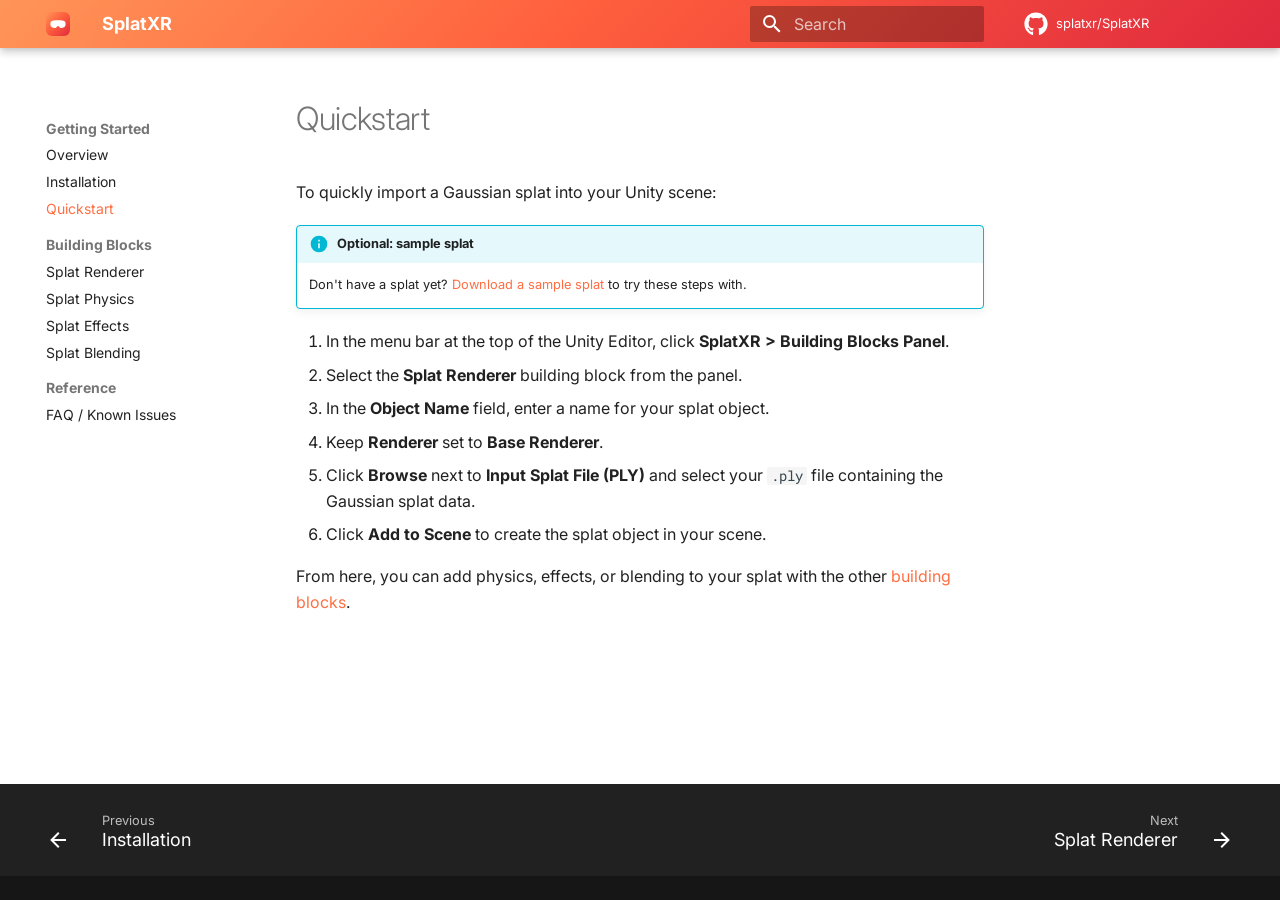
<file: docs/quickstart.html>
<!doctype html>
<html lang="en" class="no-js">
  <head>
    
      <meta charset="utf-8">
      <meta name="viewport" content="width=device-width,initial-scale=1">
      
        <meta name="description" content="Documentation for SplatXR, an open-source Unity toolkit for multi-layered XR experiences with on-headset 3D Gaussian Splatting.">
      
      
      
        <link rel="canonical" href="https://splatxr.github.io/docs/quickstart.html">
      
      
        <link rel="prev" href="installation.html">
      
      
        <link rel="next" href="building-blocks/renderer.html">
      
      
        
      
      
      <link rel="icon" href="assets/favicon.svg">
      <meta name="generator" content="mkdocs-1.6.1, mkdocs-material-9.7.6">
    
    
      
        <title>Quickstart - SplatXR</title>
      
    
    
      <link rel="stylesheet" href="assets/stylesheets/main.484c7ddc.min.css">
      
        
        <link rel="stylesheet" href="assets/stylesheets/palette.ab4e12ef.min.css">
      
      


    
    
      
    
    
      
        
        
        <link rel="preconnect" href="https://fonts.gstatic.com" crossorigin>
        <link rel="stylesheet" href="https://fonts.googleapis.com/css?family=Inter:300,300i,400,400i,700,700i%7CRoboto+Mono:400,400i,700,700i&display=fallback">
        <style>:root{--md-text-font:"Inter";--md-code-font:"Roboto Mono"}</style>
      
    
    
      <link rel="stylesheet" href="stylesheets/extra.css">
    
    <script>__md_scope=new URL(".",location),__md_hash=e=>[...e].reduce(((e,_)=>(e<<5)-e+_.charCodeAt(0)),0),__md_get=(e,_=localStorage,t=__md_scope)=>JSON.parse(_.getItem(t.pathname+"."+e)),__md_set=(e,_,t=localStorage,a=__md_scope)=>{try{t.setItem(a.pathname+"."+e,JSON.stringify(_))}catch(e){}}</script>
    
      

    
    
  </head>
  
  
    
    
    
    
    
    <body dir="ltr" data-md-color-scheme="default" data-md-color-primary="deep-orange" data-md-color-accent="red">
  
    
    <input class="md-toggle" data-md-toggle="drawer" type="checkbox" id="__drawer" autocomplete="off">
    <input class="md-toggle" data-md-toggle="search" type="checkbox" id="__search" autocomplete="off">
    <label class="md-overlay" for="__drawer"></label>
    <div data-md-component="skip">
      
        
        <a href="#quickstart" class="md-skip">
          Skip to content
        </a>
      
    </div>
    <div data-md-component="announce">
      
    </div>
    
    
      

  

<header class="md-header md-header--shadow" data-md-component="header">
  <nav class="md-header__inner md-grid" aria-label="Header">
    <a href="../index.html" title="SplatXR" class="md-header__button md-logo" aria-label="SplatXR" data-md-component="logo">
      
  <img src="assets/favicon.svg" alt="logo">

    </a>
    <label class="md-header__button md-icon" for="__drawer">
      
      <svg xmlns="http://www.w3.org/2000/svg" viewBox="0 0 24 24"><path d="M3 6h18v2H3zm0 5h18v2H3zm0 5h18v2H3z"/></svg>
    </label>
    <div class="md-header__title" data-md-component="header-title">
      <div class="md-header__ellipsis">
        <div class="md-header__topic">
          <span class="md-ellipsis">
            SplatXR
          </span>
        </div>
        <div class="md-header__topic" data-md-component="header-topic">
          <span class="md-ellipsis">
            
              Quickstart
            
          </span>
        </div>
      </div>
    </div>
    
      
    
    
    
    
      
      
        <label class="md-header__button md-icon" for="__search">
          
          <svg xmlns="http://www.w3.org/2000/svg" viewBox="0 0 24 24"><path d="M9.5 3A6.5 6.5 0 0 1 16 9.5c0 1.61-.59 3.09-1.56 4.23l.27.27h.79l5 5-1.5 1.5-5-5v-.79l-.27-.27A6.52 6.52 0 0 1 9.5 16 6.5 6.5 0 0 1 3 9.5 6.5 6.5 0 0 1 9.5 3m0 2C7 5 5 7 5 9.5S7 14 9.5 14 14 12 14 9.5 12 5 9.5 5"/></svg>
        </label>
        <div class="md-search" data-md-component="search" role="dialog">
  <label class="md-search__overlay" for="__search"></label>
  <div class="md-search__inner" role="search">
    <form class="md-search__form" name="search">
      <input type="text" class="md-search__input" name="query" aria-label="Search" placeholder="Search" autocapitalize="off" autocorrect="off" autocomplete="off" spellcheck="false" data-md-component="search-query" required>
      <label class="md-search__icon md-icon" for="__search">
        
        <svg xmlns="http://www.w3.org/2000/svg" viewBox="0 0 24 24"><path d="M9.5 3A6.5 6.5 0 0 1 16 9.5c0 1.61-.59 3.09-1.56 4.23l.27.27h.79l5 5-1.5 1.5-5-5v-.79l-.27-.27A6.52 6.52 0 0 1 9.5 16 6.5 6.5 0 0 1 3 9.5 6.5 6.5 0 0 1 9.5 3m0 2C7 5 5 7 5 9.5S7 14 9.5 14 14 12 14 9.5 12 5 9.5 5"/></svg>
        
        <svg xmlns="http://www.w3.org/2000/svg" viewBox="0 0 24 24"><path d="M20 11v2H8l5.5 5.5-1.42 1.42L4.16 12l7.92-7.92L13.5 5.5 8 11z"/></svg>
      </label>
      <nav class="md-search__options" aria-label="Search">
        
        <button type="reset" class="md-search__icon md-icon" title="Clear" aria-label="Clear" tabindex="-1">
          
          <svg xmlns="http://www.w3.org/2000/svg" viewBox="0 0 24 24"><path d="M19 6.41 17.59 5 12 10.59 6.41 5 5 6.41 10.59 12 5 17.59 6.41 19 12 13.41 17.59 19 19 17.59 13.41 12z"/></svg>
        </button>
      </nav>
      
        <div class="md-search__suggest" data-md-component="search-suggest"></div>
      
    </form>
    <div class="md-search__output">
      <div class="md-search__scrollwrap" tabindex="0" data-md-scrollfix>
        <div class="md-search-result" data-md-component="search-result">
          <div class="md-search-result__meta">
            Initializing search
          </div>
          <ol class="md-search-result__list" role="presentation"></ol>
        </div>
      </div>
    </div>
  </div>
</div>
      
    
    
      <div class="md-header__source">
        <a href="https://github.com/splatxr/SplatXR" title="Go to repository" class="md-source" data-md-component="source">
  <div class="md-source__icon md-icon">
    
    <svg xmlns="http://www.w3.org/2000/svg" viewBox="0 0 512 512"><!--! Font Awesome Free 7.1.0 by @fontawesome - https://fontawesome.com License - https://fontawesome.com/license/free (Icons: CC BY 4.0, Fonts: SIL OFL 1.1, Code: MIT License) Copyright 2025 Fonticons, Inc.--><path d="M173.9 397.4c0 2-2.3 3.6-5.2 3.6-3.3.3-5.6-1.3-5.6-3.6 0-2 2.3-3.6 5.2-3.6 3-.3 5.6 1.3 5.6 3.6m-31.1-4.5c-.7 2 1.3 4.3 4.3 4.9 2.6 1 5.6 0 6.2-2s-1.3-4.3-4.3-5.2c-2.6-.7-5.5.3-6.2 2.3m44.2-1.7c-2.9.7-4.9 2.6-4.6 4.9.3 2 2.9 3.3 5.9 2.6 2.9-.7 4.9-2.6 4.6-4.6-.3-1.9-3-3.2-5.9-2.9M252.8 8C114.1 8 8 113.3 8 252c0 110.9 69.8 205.8 169.5 239.2 12.8 2.3 17.3-5.6 17.3-12.1 0-6.2-.3-40.4-.3-61.4 0 0-70 15-84.7-29.8 0 0-11.4-29.1-27.8-36.6 0 0-22.9-15.7 1.6-15.4 0 0 24.9 2 38.6 25.8 21.9 38.6 58.6 27.5 72.9 20.9 2.3-16 8.8-27.1 16-33.7-55.9-6.2-112.3-14.3-112.3-110.5 0-27.5 7.6-41.3 23.6-58.9-2.6-6.5-11.1-33.3 2.6-67.9 20.9-6.5 69 27 69 27 20-5.6 41.5-8.5 62.8-8.5s42.8 2.9 62.8 8.5c0 0 48.1-33.6 69-27 13.7 34.7 5.2 61.4 2.6 67.9 16 17.7 25.8 31.5 25.8 58.9 0 96.5-58.9 104.2-114.8 110.5 9.2 7.9 17 22.9 17 46.4 0 33.7-.3 75.4-.3 83.6 0 6.5 4.6 14.4 17.3 12.1C436.2 457.8 504 362.9 504 252 504 113.3 391.5 8 252.8 8M105.2 352.9c-1.3 1-1 3.3.7 5.2 1.6 1.6 3.9 2.3 5.2 1 1.3-1 1-3.3-.7-5.2-1.6-1.6-3.9-2.3-5.2-1m-10.8-8.1c-.7 1.3.3 2.9 2.3 3.9 1.6 1 3.6.7 4.3-.7.7-1.3-.3-2.9-2.3-3.9-2-.6-3.6-.3-4.3.7m32.4 35.6c-1.6 1.3-1 4.3 1.3 6.2 2.3 2.3 5.2 2.6 6.5 1 1.3-1.3.7-4.3-1.3-6.2-2.2-2.3-5.2-2.6-6.5-1m-11.4-14.7c-1.6 1-1.6 3.6 0 5.9s4.3 3.3 5.6 2.3c1.6-1.3 1.6-3.9 0-6.2-1.4-2.3-4-3.3-5.6-2"/></svg>
  </div>
  <div class="md-source__repository">
    splatxr/SplatXR
  </div>
</a>
      </div>
    
  </nav>
  
</header>
    
    <div class="md-container" data-md-component="container">
      
      
        
          
        
      
      <main class="md-main" data-md-component="main">
        <div class="md-main__inner md-grid">
          
            
              
              <div class="md-sidebar md-sidebar--primary" data-md-component="sidebar" data-md-type="navigation" >
                <div class="md-sidebar__scrollwrap">
                  <div class="md-sidebar__inner">
                    



<nav class="md-nav md-nav--primary" aria-label="Navigation" data-md-level="0">
  <label class="md-nav__title" for="__drawer">
    <a href="../index.html" title="SplatXR" class="md-nav__button md-logo" aria-label="SplatXR" data-md-component="logo">
      
  <img src="assets/favicon.svg" alt="logo">

    </a>
    SplatXR
  </label>
  
    <div class="md-nav__source">
      <a href="https://github.com/splatxr/SplatXR" title="Go to repository" class="md-source" data-md-component="source">
  <div class="md-source__icon md-icon">
    
    <svg xmlns="http://www.w3.org/2000/svg" viewBox="0 0 512 512"><!--! Font Awesome Free 7.1.0 by @fontawesome - https://fontawesome.com License - https://fontawesome.com/license/free (Icons: CC BY 4.0, Fonts: SIL OFL 1.1, Code: MIT License) Copyright 2025 Fonticons, Inc.--><path d="M173.9 397.4c0 2-2.3 3.6-5.2 3.6-3.3.3-5.6-1.3-5.6-3.6 0-2 2.3-3.6 5.2-3.6 3-.3 5.6 1.3 5.6 3.6m-31.1-4.5c-.7 2 1.3 4.3 4.3 4.9 2.6 1 5.6 0 6.2-2s-1.3-4.3-4.3-5.2c-2.6-.7-5.5.3-6.2 2.3m44.2-1.7c-2.9.7-4.9 2.6-4.6 4.9.3 2 2.9 3.3 5.9 2.6 2.9-.7 4.9-2.6 4.6-4.6-.3-1.9-3-3.2-5.9-2.9M252.8 8C114.1 8 8 113.3 8 252c0 110.9 69.8 205.8 169.5 239.2 12.8 2.3 17.3-5.6 17.3-12.1 0-6.2-.3-40.4-.3-61.4 0 0-70 15-84.7-29.8 0 0-11.4-29.1-27.8-36.6 0 0-22.9-15.7 1.6-15.4 0 0 24.9 2 38.6 25.8 21.9 38.6 58.6 27.5 72.9 20.9 2.3-16 8.8-27.1 16-33.7-55.9-6.2-112.3-14.3-112.3-110.5 0-27.5 7.6-41.3 23.6-58.9-2.6-6.5-11.1-33.3 2.6-67.9 20.9-6.5 69 27 69 27 20-5.6 41.5-8.5 62.8-8.5s42.8 2.9 62.8 8.5c0 0 48.1-33.6 69-27 13.7 34.7 5.2 61.4 2.6 67.9 16 17.7 25.8 31.5 25.8 58.9 0 96.5-58.9 104.2-114.8 110.5 9.2 7.9 17 22.9 17 46.4 0 33.7-.3 75.4-.3 83.6 0 6.5 4.6 14.4 17.3 12.1C436.2 457.8 504 362.9 504 252 504 113.3 391.5 8 252.8 8M105.2 352.9c-1.3 1-1 3.3.7 5.2 1.6 1.6 3.9 2.3 5.2 1 1.3-1 1-3.3-.7-5.2-1.6-1.6-3.9-2.3-5.2-1m-10.8-8.1c-.7 1.3.3 2.9 2.3 3.9 1.6 1 3.6.7 4.3-.7.7-1.3-.3-2.9-2.3-3.9-2-.6-3.6-.3-4.3.7m32.4 35.6c-1.6 1.3-1 4.3 1.3 6.2 2.3 2.3 5.2 2.6 6.5 1 1.3-1.3.7-4.3-1.3-6.2-2.2-2.3-5.2-2.6-6.5-1m-11.4-14.7c-1.6 1-1.6 3.6 0 5.9s4.3 3.3 5.6 2.3c1.6-1.3 1.6-3.9 0-6.2-1.4-2.3-4-3.3-5.6-2"/></svg>
  </div>
  <div class="md-source__repository">
    splatxr/SplatXR
  </div>
</a>
    </div>
  
  <ul class="md-nav__list" data-md-scrollfix>
    
      
      
  
  
    
  
  
  
    
    
    
    
      
        
        
      
    
    
    <li class="md-nav__item md-nav__item--active md-nav__item--section md-nav__item--nested">
      
        
        
        <input class="md-nav__toggle md-toggle " type="checkbox" id="__nav_1" checked>
        
          
          <label class="md-nav__link" for="__nav_1" id="__nav_1_label" tabindex="">
            
  
  
  <span class="md-ellipsis">
    
  
    Getting Started
  

    
  </span>
  
  

            <span class="md-nav__icon md-icon"></span>
          </label>
        
        <nav class="md-nav" data-md-level="1" aria-labelledby="__nav_1_label" aria-expanded="true">
          <label class="md-nav__title" for="__nav_1">
            <span class="md-nav__icon md-icon"></span>
            
  
    Getting Started
  

          </label>
          <ul class="md-nav__list" data-md-scrollfix>
            
              
                
  
  
  
  
    <li class="md-nav__item">
      <a href="index.html" class="md-nav__link">
        
  
  
  <span class="md-ellipsis">
    
  
    Overview
  

    
  </span>
  
  

      </a>
    </li>
  

              
            
              
                
  
  
  
  
    <li class="md-nav__item">
      <a href="installation.html" class="md-nav__link">
        
  
  
  <span class="md-ellipsis">
    
  
    Installation
  

    
  </span>
  
  

      </a>
    </li>
  

              
            
              
                
  
  
    
  
  
  
    <li class="md-nav__item md-nav__item--active">
      
      <input class="md-nav__toggle md-toggle" type="checkbox" id="__toc">
      
      
        
      
      
      <a href="quickstart.html" class="md-nav__link md-nav__link--active">
        
  
  
  <span class="md-ellipsis">
    
  
    Quickstart
  

    
  </span>
  
  

      </a>
      
    </li>
  

              
            
          </ul>
        </nav>
      
    </li>
  

    
      
      
  
  
  
  
    
    
    
    
      
        
        
      
    
    
    <li class="md-nav__item md-nav__item--section md-nav__item--nested">
      
        
        
        <input class="md-nav__toggle md-toggle " type="checkbox" id="__nav_2" >
        
          
          <label class="md-nav__link" for="__nav_2" id="__nav_2_label" tabindex="">
            
  
  
  <span class="md-ellipsis">
    
  
    Building Blocks
  

    
  </span>
  
  

            <span class="md-nav__icon md-icon"></span>
          </label>
        
        <nav class="md-nav" data-md-level="1" aria-labelledby="__nav_2_label" aria-expanded="false">
          <label class="md-nav__title" for="__nav_2">
            <span class="md-nav__icon md-icon"></span>
            
  
    Building Blocks
  

          </label>
          <ul class="md-nav__list" data-md-scrollfix>
            
              
                
  
  
  
  
    <li class="md-nav__item">
      <a href="building-blocks/renderer.html" class="md-nav__link">
        
  
  
  <span class="md-ellipsis">
    
  
    Splat Renderer
  

    
  </span>
  
  

      </a>
    </li>
  

              
            
              
                
  
  
  
  
    <li class="md-nav__item">
      <a href="building-blocks/physics.html" class="md-nav__link">
        
  
  
  <span class="md-ellipsis">
    
  
    Splat Physics
  

    
  </span>
  
  

      </a>
    </li>
  

              
            
              
                
  
  
  
  
    <li class="md-nav__item">
      <a href="building-blocks/effects.html" class="md-nav__link">
        
  
  
  <span class="md-ellipsis">
    
  
    Splat Effects
  

    
  </span>
  
  

      </a>
    </li>
  

              
            
              
                
  
  
  
  
    <li class="md-nav__item">
      <a href="building-blocks/blending.html" class="md-nav__link">
        
  
  
  <span class="md-ellipsis">
    
  
    Splat Blending
  

    
  </span>
  
  

      </a>
    </li>
  

              
            
          </ul>
        </nav>
      
    </li>
  

    
      
      
  
  
  
  
    
    
    
    
      
        
        
      
    
    
    <li class="md-nav__item md-nav__item--section md-nav__item--nested">
      
        
        
        <input class="md-nav__toggle md-toggle " type="checkbox" id="__nav_3" >
        
          
          <label class="md-nav__link" for="__nav_3" id="__nav_3_label" tabindex="">
            
  
  
  <span class="md-ellipsis">
    
  
    Reference
  

    
  </span>
  
  

            <span class="md-nav__icon md-icon"></span>
          </label>
        
        <nav class="md-nav" data-md-level="1" aria-labelledby="__nav_3_label" aria-expanded="false">
          <label class="md-nav__title" for="__nav_3">
            <span class="md-nav__icon md-icon"></span>
            
  
    Reference
  

          </label>
          <ul class="md-nav__list" data-md-scrollfix>
            
              
                
  
  
  
  
    <li class="md-nav__item">
      <a href="faq.html" class="md-nav__link">
        
  
  
  <span class="md-ellipsis">
    
  
    FAQ / Known Issues
  

    
  </span>
  
  

      </a>
    </li>
  

              
            
          </ul>
        </nav>
      
    </li>
  

    
  </ul>
</nav>
                  </div>
                </div>
              </div>
            
            
              
              <div class="md-sidebar md-sidebar--secondary" data-md-component="sidebar" data-md-type="toc" >
                <div class="md-sidebar__scrollwrap">
                  <div class="md-sidebar__inner">
                    

<nav class="md-nav md-nav--secondary" aria-label="Table of contents">
  
  
  
    
  
  
</nav>
                  </div>
                </div>
              </div>
            
          
          
            <div class="md-content" data-md-component="content">
              
              <article class="md-content__inner md-typeset">
                
                  


  
  


<h1 id="quickstart">Quickstart<a class="headerlink" href="#quickstart" title="Permanent link">&para;</a></h1>
<p>To quickly import a Gaussian splat into your Unity scene:</p>
<div class="admonition info">
<p class="admonition-title">Optional: sample splat</p>
<p>Don't have a splat yet? <a href="https://drive.google.com/file/d/1jSminyShIB1PNanPwkbY0LOUug2h0wm9/view?usp=sharing">Download a sample splat</a> to try these steps with.</p>
</div>
<ol>
<li>In the menu bar at the top of the Unity Editor, click <strong>SplatXR &gt; Building Blocks Panel</strong>.</li>
<li>Select the <strong>Splat Renderer</strong> building block from the panel.</li>
<li>In the <strong>Object Name</strong> field, enter a name for your splat object.</li>
<li>Keep <strong>Renderer</strong> set to <strong>Base Renderer</strong>.</li>
<li>Click <strong>Browse</strong> next to <strong>Input Splat File (PLY)</strong> and select your <code>.ply</code> file containing the Gaussian splat data.</li>
<li>Click <strong>Add to Scene</strong> to create the splat object in your scene.</li>
</ol>
<p>From here, you can add physics, effects, or blending to your splat with the other <a href="index.html#building-blocks">building blocks</a>.</p>












                
              </article>
            </div>
          
          
<script>var target=document.getElementById(location.hash.slice(1));target&&target.name&&(target.checked=target.name.startsWith("__tabbed_"))</script>
        </div>
        
          <button type="button" class="md-top md-icon" data-md-component="top" hidden>
  
  <svg xmlns="http://www.w3.org/2000/svg" viewBox="0 0 24 24"><path d="M13 20h-2V8l-5.5 5.5-1.42-1.42L12 4.16l7.92 7.92-1.42 1.42L13 8z"/></svg>
  Back to top
</button>
        
      </main>
      
        <footer class="md-footer">
  
    
      
      <nav class="md-footer__inner md-grid" aria-label="Footer" >
        
          
          <a href="installation.html" class="md-footer__link md-footer__link--prev" aria-label="Previous: Installation">
            <div class="md-footer__button md-icon">
              
              <svg xmlns="http://www.w3.org/2000/svg" viewBox="0 0 24 24"><path d="M20 11v2H8l5.5 5.5-1.42 1.42L4.16 12l7.92-7.92L13.5 5.5 8 11z"/></svg>
            </div>
            <div class="md-footer__title">
              <span class="md-footer__direction">
                Previous
              </span>
              <div class="md-ellipsis">
                Installation
              </div>
            </div>
          </a>
        
        
          
          <a href="building-blocks/renderer.html" class="md-footer__link md-footer__link--next" aria-label="Next: Splat Renderer">
            <div class="md-footer__title">
              <span class="md-footer__direction">
                Next
              </span>
              <div class="md-ellipsis">
                Splat Renderer
              </div>
            </div>
            <div class="md-footer__button md-icon">
              
              <svg xmlns="http://www.w3.org/2000/svg" viewBox="0 0 24 24"><path d="M4 11v2h12l-5.5 5.5 1.42 1.42L19.84 12l-7.92-7.92L10.5 5.5 16 11z"/></svg>
            </div>
          </a>
        
      </nav>
    
  
  <div class="md-footer-meta md-typeset">
    <div class="md-footer-meta__inner md-grid">
      <div class="md-copyright">
  
  
</div>
      
    </div>
  </div>
</footer>
      
    </div>
    <div class="md-dialog" data-md-component="dialog">
      <div class="md-dialog__inner md-typeset"></div>
    </div>
    
    
    
      
      
      <script id="__config" type="application/json">{"annotate": null, "base": ".", "features": ["navigation.sections", "navigation.top", "navigation.footer", "toc.follow", "search.suggest", "search.highlight", "content.code.copy"], "search": "assets/javascripts/workers/search.2c215733.min.js", "tags": null, "translations": {"clipboard.copied": "Copied to clipboard", "clipboard.copy": "Copy to clipboard", "search.result.more.one": "1 more on this page", "search.result.more.other": "# more on this page", "search.result.none": "No matching documents", "search.result.one": "1 matching document", "search.result.other": "# matching documents", "search.result.placeholder": "Type to start searching", "search.result.term.missing": "Missing", "select.version": "Select version"}, "version": null}</script>
    
    
      <script src="assets/javascripts/bundle.79ae519e.min.js"></script>
      
    
  </body>
</html>
</file>
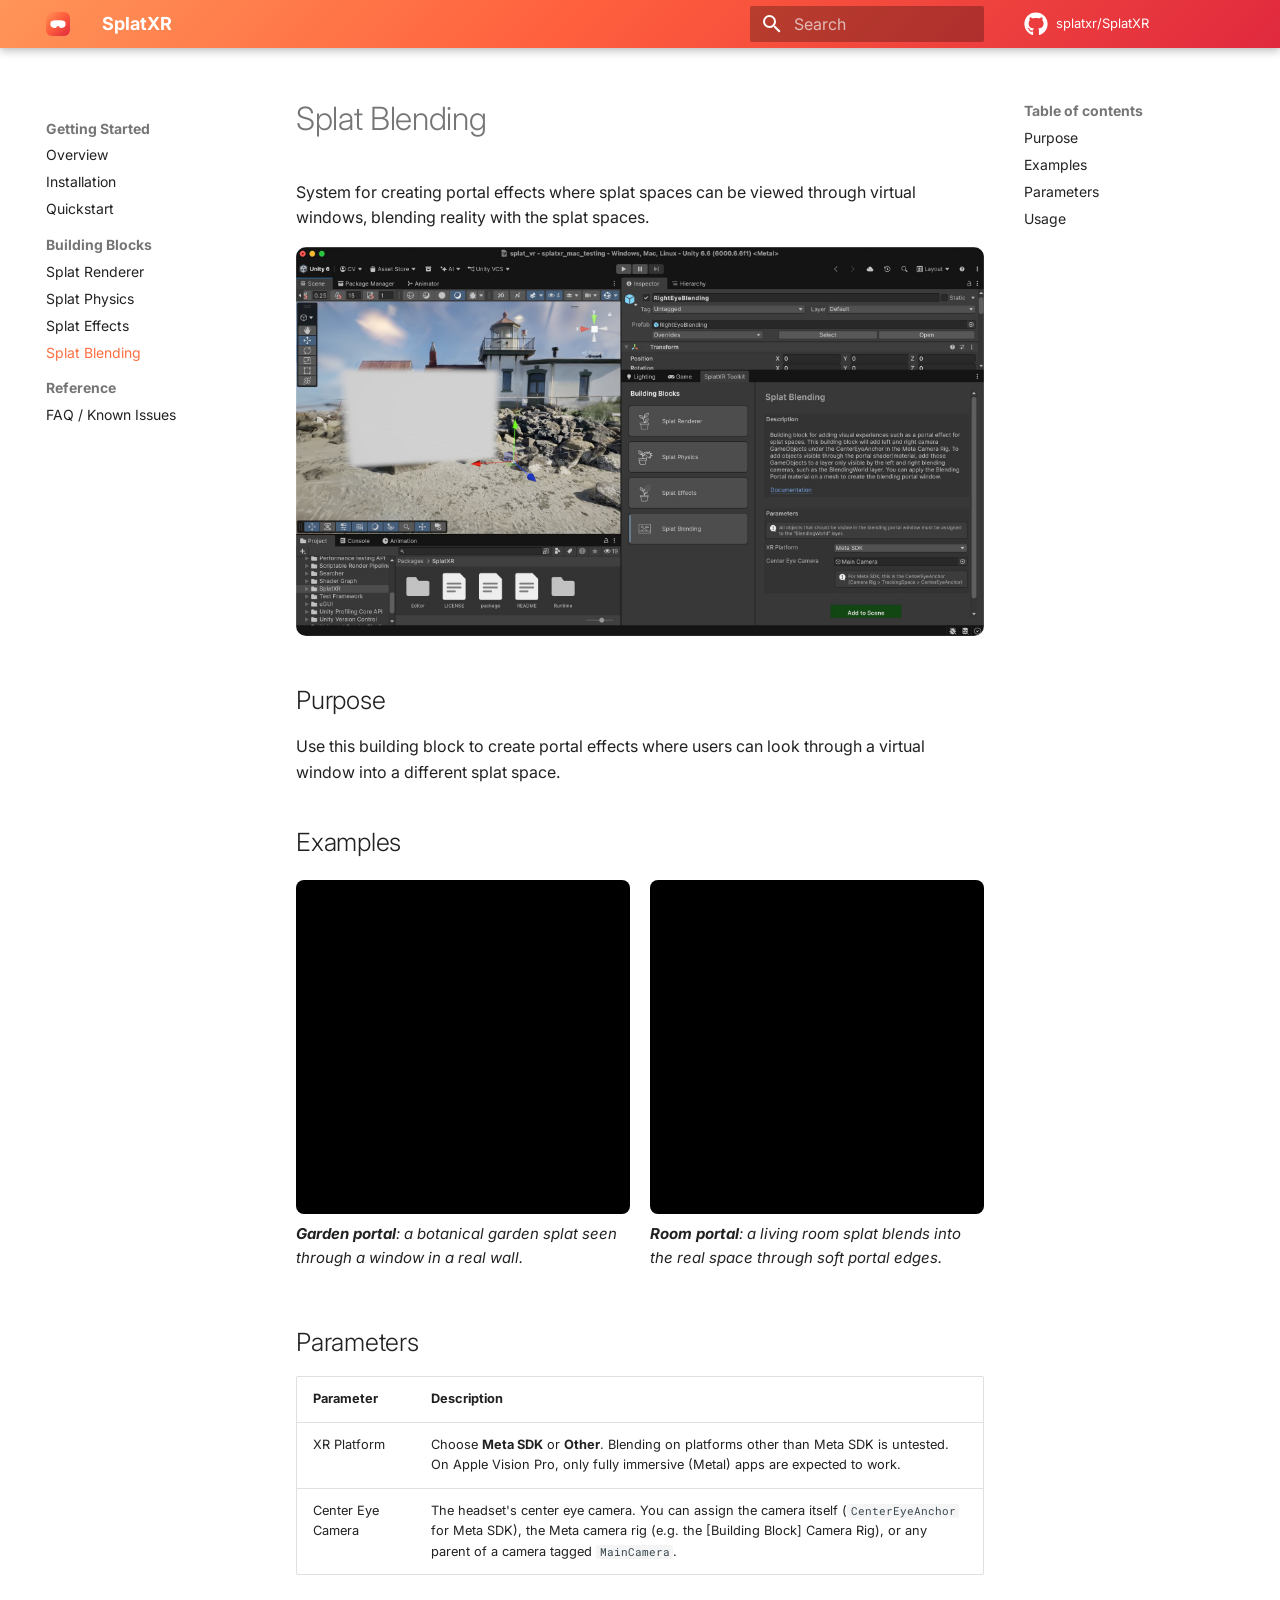
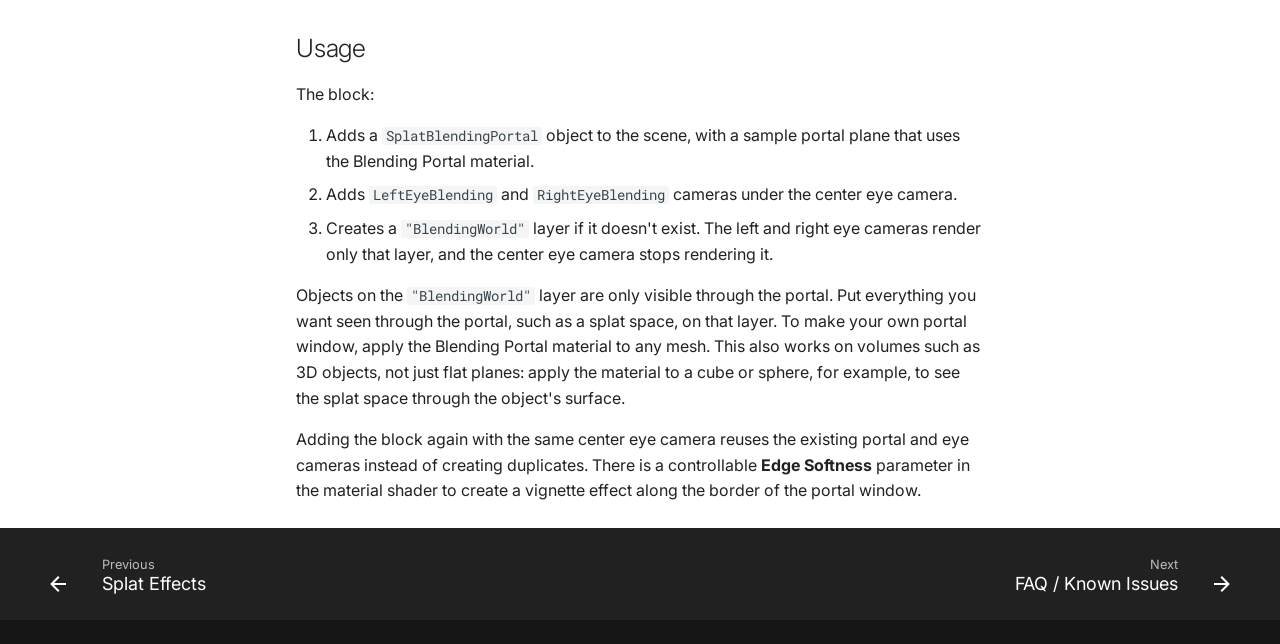
<file: docs/building-blocks/blending.html>
<!doctype html>
<html lang="en" class="no-js">
  <head>
    
      <meta charset="utf-8">
      <meta name="viewport" content="width=device-width,initial-scale=1">
      
        <meta name="description" content="Documentation for SplatXR, an open-source Unity toolkit for multi-layered XR experiences with on-headset 3D Gaussian Splatting.">
      
      
      
        <link rel="canonical" href="https://splatxr.github.io/docs/building-blocks/blending.html">
      
      
        <link rel="prev" href="effects.html">
      
      
        <link rel="next" href="../faq.html">
      
      
        
      
      
      <link rel="icon" href="../assets/favicon.svg">
      <meta name="generator" content="mkdocs-1.6.1, mkdocs-material-9.7.6">
    
    
      
        <title>Splat Blending - SplatXR</title>
      
    
    
      <link rel="stylesheet" href="../assets/stylesheets/main.484c7ddc.min.css">
      
        
        <link rel="stylesheet" href="../assets/stylesheets/palette.ab4e12ef.min.css">
      
      


    
    
      
    
    
      
        
        
        <link rel="preconnect" href="https://fonts.gstatic.com" crossorigin>
        <link rel="stylesheet" href="https://fonts.googleapis.com/css?family=Inter:300,300i,400,400i,700,700i%7CRoboto+Mono:400,400i,700,700i&display=fallback">
        <style>:root{--md-text-font:"Inter";--md-code-font:"Roboto Mono"}</style>
      
    
    
      <link rel="stylesheet" href="../stylesheets/extra.css">
    
    <script>__md_scope=new URL("..",location),__md_hash=e=>[...e].reduce(((e,_)=>(e<<5)-e+_.charCodeAt(0)),0),__md_get=(e,_=localStorage,t=__md_scope)=>JSON.parse(_.getItem(t.pathname+"."+e)),__md_set=(e,_,t=localStorage,a=__md_scope)=>{try{t.setItem(a.pathname+"."+e,JSON.stringify(_))}catch(e){}}</script>
    
      

    
    
  </head>
  
  
    
    
    
    
    
    <body dir="ltr" data-md-color-scheme="default" data-md-color-primary="deep-orange" data-md-color-accent="red">
  
    
    <input class="md-toggle" data-md-toggle="drawer" type="checkbox" id="__drawer" autocomplete="off">
    <input class="md-toggle" data-md-toggle="search" type="checkbox" id="__search" autocomplete="off">
    <label class="md-overlay" for="__drawer"></label>
    <div data-md-component="skip">
      
        
        <a href="#splat-blending" class="md-skip">
          Skip to content
        </a>
      
    </div>
    <div data-md-component="announce">
      
    </div>
    
    
      

  

<header class="md-header md-header--shadow" data-md-component="header">
  <nav class="md-header__inner md-grid" aria-label="Header">
    <a href="../../index.html" title="SplatXR" class="md-header__button md-logo" aria-label="SplatXR" data-md-component="logo">
      
  <img src="../assets/favicon.svg" alt="logo">

    </a>
    <label class="md-header__button md-icon" for="__drawer">
      
      <svg xmlns="http://www.w3.org/2000/svg" viewBox="0 0 24 24"><path d="M3 6h18v2H3zm0 5h18v2H3zm0 5h18v2H3z"/></svg>
    </label>
    <div class="md-header__title" data-md-component="header-title">
      <div class="md-header__ellipsis">
        <div class="md-header__topic">
          <span class="md-ellipsis">
            SplatXR
          </span>
        </div>
        <div class="md-header__topic" data-md-component="header-topic">
          <span class="md-ellipsis">
            
              Splat Blending
            
          </span>
        </div>
      </div>
    </div>
    
      
    
    
    
    
      
      
        <label class="md-header__button md-icon" for="__search">
          
          <svg xmlns="http://www.w3.org/2000/svg" viewBox="0 0 24 24"><path d="M9.5 3A6.5 6.5 0 0 1 16 9.5c0 1.61-.59 3.09-1.56 4.23l.27.27h.79l5 5-1.5 1.5-5-5v-.79l-.27-.27A6.52 6.52 0 0 1 9.5 16 6.5 6.5 0 0 1 3 9.5 6.5 6.5 0 0 1 9.5 3m0 2C7 5 5 7 5 9.5S7 14 9.5 14 14 12 14 9.5 12 5 9.5 5"/></svg>
        </label>
        <div class="md-search" data-md-component="search" role="dialog">
  <label class="md-search__overlay" for="__search"></label>
  <div class="md-search__inner" role="search">
    <form class="md-search__form" name="search">
      <input type="text" class="md-search__input" name="query" aria-label="Search" placeholder="Search" autocapitalize="off" autocorrect="off" autocomplete="off" spellcheck="false" data-md-component="search-query" required>
      <label class="md-search__icon md-icon" for="__search">
        
        <svg xmlns="http://www.w3.org/2000/svg" viewBox="0 0 24 24"><path d="M9.5 3A6.5 6.5 0 0 1 16 9.5c0 1.61-.59 3.09-1.56 4.23l.27.27h.79l5 5-1.5 1.5-5-5v-.79l-.27-.27A6.52 6.52 0 0 1 9.5 16 6.5 6.5 0 0 1 3 9.5 6.5 6.5 0 0 1 9.5 3m0 2C7 5 5 7 5 9.5S7 14 9.5 14 14 12 14 9.5 12 5 9.5 5"/></svg>
        
        <svg xmlns="http://www.w3.org/2000/svg" viewBox="0 0 24 24"><path d="M20 11v2H8l5.5 5.5-1.42 1.42L4.16 12l7.92-7.92L13.5 5.5 8 11z"/></svg>
      </label>
      <nav class="md-search__options" aria-label="Search">
        
        <button type="reset" class="md-search__icon md-icon" title="Clear" aria-label="Clear" tabindex="-1">
          
          <svg xmlns="http://www.w3.org/2000/svg" viewBox="0 0 24 24"><path d="M19 6.41 17.59 5 12 10.59 6.41 5 5 6.41 10.59 12 5 17.59 6.41 19 12 13.41 17.59 19 19 17.59 13.41 12z"/></svg>
        </button>
      </nav>
      
        <div class="md-search__suggest" data-md-component="search-suggest"></div>
      
    </form>
    <div class="md-search__output">
      <div class="md-search__scrollwrap" tabindex="0" data-md-scrollfix>
        <div class="md-search-result" data-md-component="search-result">
          <div class="md-search-result__meta">
            Initializing search
          </div>
          <ol class="md-search-result__list" role="presentation"></ol>
        </div>
      </div>
    </div>
  </div>
</div>
      
    
    
      <div class="md-header__source">
        <a href="https://github.com/splatxr/SplatXR" title="Go to repository" class="md-source" data-md-component="source">
  <div class="md-source__icon md-icon">
    
    <svg xmlns="http://www.w3.org/2000/svg" viewBox="0 0 512 512"><!--! Font Awesome Free 7.1.0 by @fontawesome - https://fontawesome.com License - https://fontawesome.com/license/free (Icons: CC BY 4.0, Fonts: SIL OFL 1.1, Code: MIT License) Copyright 2025 Fonticons, Inc.--><path d="M173.9 397.4c0 2-2.3 3.6-5.2 3.6-3.3.3-5.6-1.3-5.6-3.6 0-2 2.3-3.6 5.2-3.6 3-.3 5.6 1.3 5.6 3.6m-31.1-4.5c-.7 2 1.3 4.3 4.3 4.9 2.6 1 5.6 0 6.2-2s-1.3-4.3-4.3-5.2c-2.6-.7-5.5.3-6.2 2.3m44.2-1.7c-2.9.7-4.9 2.6-4.6 4.9.3 2 2.9 3.3 5.9 2.6 2.9-.7 4.9-2.6 4.6-4.6-.3-1.9-3-3.2-5.9-2.9M252.8 8C114.1 8 8 113.3 8 252c0 110.9 69.8 205.8 169.5 239.2 12.8 2.3 17.3-5.6 17.3-12.1 0-6.2-.3-40.4-.3-61.4 0 0-70 15-84.7-29.8 0 0-11.4-29.1-27.8-36.6 0 0-22.9-15.7 1.6-15.4 0 0 24.9 2 38.6 25.8 21.9 38.6 58.6 27.5 72.9 20.9 2.3-16 8.8-27.1 16-33.7-55.9-6.2-112.3-14.3-112.3-110.5 0-27.5 7.6-41.3 23.6-58.9-2.6-6.5-11.1-33.3 2.6-67.9 20.9-6.5 69 27 69 27 20-5.6 41.5-8.5 62.8-8.5s42.8 2.9 62.8 8.5c0 0 48.1-33.6 69-27 13.7 34.7 5.2 61.4 2.6 67.9 16 17.7 25.8 31.5 25.8 58.9 0 96.5-58.9 104.2-114.8 110.5 9.2 7.9 17 22.9 17 46.4 0 33.7-.3 75.4-.3 83.6 0 6.5 4.6 14.4 17.3 12.1C436.2 457.8 504 362.9 504 252 504 113.3 391.5 8 252.8 8M105.2 352.9c-1.3 1-1 3.3.7 5.2 1.6 1.6 3.9 2.3 5.2 1 1.3-1 1-3.3-.7-5.2-1.6-1.6-3.9-2.3-5.2-1m-10.8-8.1c-.7 1.3.3 2.9 2.3 3.9 1.6 1 3.6.7 4.3-.7.7-1.3-.3-2.9-2.3-3.9-2-.6-3.6-.3-4.3.7m32.4 35.6c-1.6 1.3-1 4.3 1.3 6.2 2.3 2.3 5.2 2.6 6.5 1 1.3-1.3.7-4.3-1.3-6.2-2.2-2.3-5.2-2.6-6.5-1m-11.4-14.7c-1.6 1-1.6 3.6 0 5.9s4.3 3.3 5.6 2.3c1.6-1.3 1.6-3.9 0-6.2-1.4-2.3-4-3.3-5.6-2"/></svg>
  </div>
  <div class="md-source__repository">
    splatxr/SplatXR
  </div>
</a>
      </div>
    
  </nav>
  
</header>
    
    <div class="md-container" data-md-component="container">
      
      
        
          
        
      
      <main class="md-main" data-md-component="main">
        <div class="md-main__inner md-grid">
          
            
              
              <div class="md-sidebar md-sidebar--primary" data-md-component="sidebar" data-md-type="navigation" >
                <div class="md-sidebar__scrollwrap">
                  <div class="md-sidebar__inner">
                    



<nav class="md-nav md-nav--primary" aria-label="Navigation" data-md-level="0">
  <label class="md-nav__title" for="__drawer">
    <a href="../../index.html" title="SplatXR" class="md-nav__button md-logo" aria-label="SplatXR" data-md-component="logo">
      
  <img src="../assets/favicon.svg" alt="logo">

    </a>
    SplatXR
  </label>
  
    <div class="md-nav__source">
      <a href="https://github.com/splatxr/SplatXR" title="Go to repository" class="md-source" data-md-component="source">
  <div class="md-source__icon md-icon">
    
    <svg xmlns="http://www.w3.org/2000/svg" viewBox="0 0 512 512"><!--! Font Awesome Free 7.1.0 by @fontawesome - https://fontawesome.com License - https://fontawesome.com/license/free (Icons: CC BY 4.0, Fonts: SIL OFL 1.1, Code: MIT License) Copyright 2025 Fonticons, Inc.--><path d="M173.9 397.4c0 2-2.3 3.6-5.2 3.6-3.3.3-5.6-1.3-5.6-3.6 0-2 2.3-3.6 5.2-3.6 3-.3 5.6 1.3 5.6 3.6m-31.1-4.5c-.7 2 1.3 4.3 4.3 4.9 2.6 1 5.6 0 6.2-2s-1.3-4.3-4.3-5.2c-2.6-.7-5.5.3-6.2 2.3m44.2-1.7c-2.9.7-4.9 2.6-4.6 4.9.3 2 2.9 3.3 5.9 2.6 2.9-.7 4.9-2.6 4.6-4.6-.3-1.9-3-3.2-5.9-2.9M252.8 8C114.1 8 8 113.3 8 252c0 110.9 69.8 205.8 169.5 239.2 12.8 2.3 17.3-5.6 17.3-12.1 0-6.2-.3-40.4-.3-61.4 0 0-70 15-84.7-29.8 0 0-11.4-29.1-27.8-36.6 0 0-22.9-15.7 1.6-15.4 0 0 24.9 2 38.6 25.8 21.9 38.6 58.6 27.5 72.9 20.9 2.3-16 8.8-27.1 16-33.7-55.9-6.2-112.3-14.3-112.3-110.5 0-27.5 7.6-41.3 23.6-58.9-2.6-6.5-11.1-33.3 2.6-67.9 20.9-6.5 69 27 69 27 20-5.6 41.5-8.5 62.8-8.5s42.8 2.9 62.8 8.5c0 0 48.1-33.6 69-27 13.7 34.7 5.2 61.4 2.6 67.9 16 17.7 25.8 31.5 25.8 58.9 0 96.5-58.9 104.2-114.8 110.5 9.2 7.9 17 22.9 17 46.4 0 33.7-.3 75.4-.3 83.6 0 6.5 4.6 14.4 17.3 12.1C436.2 457.8 504 362.9 504 252 504 113.3 391.5 8 252.8 8M105.2 352.9c-1.3 1-1 3.3.7 5.2 1.6 1.6 3.9 2.3 5.2 1 1.3-1 1-3.3-.7-5.2-1.6-1.6-3.9-2.3-5.2-1m-10.8-8.1c-.7 1.3.3 2.9 2.3 3.9 1.6 1 3.6.7 4.3-.7.7-1.3-.3-2.9-2.3-3.9-2-.6-3.6-.3-4.3.7m32.4 35.6c-1.6 1.3-1 4.3 1.3 6.2 2.3 2.3 5.2 2.6 6.5 1 1.3-1.3.7-4.3-1.3-6.2-2.2-2.3-5.2-2.6-6.5-1m-11.4-14.7c-1.6 1-1.6 3.6 0 5.9s4.3 3.3 5.6 2.3c1.6-1.3 1.6-3.9 0-6.2-1.4-2.3-4-3.3-5.6-2"/></svg>
  </div>
  <div class="md-source__repository">
    splatxr/SplatXR
  </div>
</a>
    </div>
  
  <ul class="md-nav__list" data-md-scrollfix>
    
      
      
  
  
  
  
    
    
    
    
      
        
        
      
    
    
    <li class="md-nav__item md-nav__item--section md-nav__item--nested">
      
        
        
        <input class="md-nav__toggle md-toggle " type="checkbox" id="__nav_1" >
        
          
          <label class="md-nav__link" for="__nav_1" id="__nav_1_label" tabindex="">
            
  
  
  <span class="md-ellipsis">
    
  
    Getting Started
  

    
  </span>
  
  

            <span class="md-nav__icon md-icon"></span>
          </label>
        
        <nav class="md-nav" data-md-level="1" aria-labelledby="__nav_1_label" aria-expanded="false">
          <label class="md-nav__title" for="__nav_1">
            <span class="md-nav__icon md-icon"></span>
            
  
    Getting Started
  

          </label>
          <ul class="md-nav__list" data-md-scrollfix>
            
              
                
  
  
  
  
    <li class="md-nav__item">
      <a href="../index.html" class="md-nav__link">
        
  
  
  <span class="md-ellipsis">
    
  
    Overview
  

    
  </span>
  
  

      </a>
    </li>
  

              
            
              
                
  
  
  
  
    <li class="md-nav__item">
      <a href="../installation.html" class="md-nav__link">
        
  
  
  <span class="md-ellipsis">
    
  
    Installation
  

    
  </span>
  
  

      </a>
    </li>
  

              
            
              
                
  
  
  
  
    <li class="md-nav__item">
      <a href="../quickstart.html" class="md-nav__link">
        
  
  
  <span class="md-ellipsis">
    
  
    Quickstart
  

    
  </span>
  
  

      </a>
    </li>
  

              
            
          </ul>
        </nav>
      
    </li>
  

    
      
      
  
  
    
  
  
  
    
    
    
    
      
        
        
      
    
    
    <li class="md-nav__item md-nav__item--active md-nav__item--section md-nav__item--nested">
      
        
        
        <input class="md-nav__toggle md-toggle " type="checkbox" id="__nav_2" checked>
        
          
          <label class="md-nav__link" for="__nav_2" id="__nav_2_label" tabindex="">
            
  
  
  <span class="md-ellipsis">
    
  
    Building Blocks
  

    
  </span>
  
  

            <span class="md-nav__icon md-icon"></span>
          </label>
        
        <nav class="md-nav" data-md-level="1" aria-labelledby="__nav_2_label" aria-expanded="true">
          <label class="md-nav__title" for="__nav_2">
            <span class="md-nav__icon md-icon"></span>
            
  
    Building Blocks
  

          </label>
          <ul class="md-nav__list" data-md-scrollfix>
            
              
                
  
  
  
  
    <li class="md-nav__item">
      <a href="renderer.html" class="md-nav__link">
        
  
  
  <span class="md-ellipsis">
    
  
    Splat Renderer
  

    
  </span>
  
  

      </a>
    </li>
  

              
            
              
                
  
  
  
  
    <li class="md-nav__item">
      <a href="physics.html" class="md-nav__link">
        
  
  
  <span class="md-ellipsis">
    
  
    Splat Physics
  

    
  </span>
  
  

      </a>
    </li>
  

              
            
              
                
  
  
  
  
    <li class="md-nav__item">
      <a href="effects.html" class="md-nav__link">
        
  
  
  <span class="md-ellipsis">
    
  
    Splat Effects
  

    
  </span>
  
  

      </a>
    </li>
  

              
            
              
                
  
  
    
  
  
  
    <li class="md-nav__item md-nav__item--active">
      
      <input class="md-nav__toggle md-toggle" type="checkbox" id="__toc">
      
      
        
      
      
        <label class="md-nav__link md-nav__link--active" for="__toc">
          
  
  
  <span class="md-ellipsis">
    
  
    Splat Blending
  

    
  </span>
  
  

          <span class="md-nav__icon md-icon"></span>
        </label>
      
      <a href="blending.html" class="md-nav__link md-nav__link--active">
        
  
  
  <span class="md-ellipsis">
    
  
    Splat Blending
  

    
  </span>
  
  

      </a>
      
        

<nav class="md-nav md-nav--secondary" aria-label="Table of contents">
  
  
  
    
  
  
    <label class="md-nav__title" for="__toc">
      <span class="md-nav__icon md-icon"></span>
      Table of contents
    </label>
    <ul class="md-nav__list" data-md-component="toc" data-md-scrollfix>
      
        <li class="md-nav__item">
  <a href="#purpose" class="md-nav__link">
    <span class="md-ellipsis">
      
        Purpose
      
    </span>
  </a>
  
</li>
      
        <li class="md-nav__item">
  <a href="#examples" class="md-nav__link">
    <span class="md-ellipsis">
      
        Examples
      
    </span>
  </a>
  
</li>
      
        <li class="md-nav__item">
  <a href="#parameters" class="md-nav__link">
    <span class="md-ellipsis">
      
        Parameters
      
    </span>
  </a>
  
</li>
      
        <li class="md-nav__item">
  <a href="#usage" class="md-nav__link">
    <span class="md-ellipsis">
      
        Usage
      
    </span>
  </a>
  
</li>
      
    </ul>
  
</nav>
      
    </li>
  

              
            
          </ul>
        </nav>
      
    </li>
  

    
      
      
  
  
  
  
    
    
    
    
      
        
        
      
    
    
    <li class="md-nav__item md-nav__item--section md-nav__item--nested">
      
        
        
        <input class="md-nav__toggle md-toggle " type="checkbox" id="__nav_3" >
        
          
          <label class="md-nav__link" for="__nav_3" id="__nav_3_label" tabindex="">
            
  
  
  <span class="md-ellipsis">
    
  
    Reference
  

    
  </span>
  
  

            <span class="md-nav__icon md-icon"></span>
          </label>
        
        <nav class="md-nav" data-md-level="1" aria-labelledby="__nav_3_label" aria-expanded="false">
          <label class="md-nav__title" for="__nav_3">
            <span class="md-nav__icon md-icon"></span>
            
  
    Reference
  

          </label>
          <ul class="md-nav__list" data-md-scrollfix>
            
              
                
  
  
  
  
    <li class="md-nav__item">
      <a href="../faq.html" class="md-nav__link">
        
  
  
  <span class="md-ellipsis">
    
  
    FAQ / Known Issues
  

    
  </span>
  
  

      </a>
    </li>
  

              
            
          </ul>
        </nav>
      
    </li>
  

    
  </ul>
</nav>
                  </div>
                </div>
              </div>
            
            
              
              <div class="md-sidebar md-sidebar--secondary" data-md-component="sidebar" data-md-type="toc" >
                <div class="md-sidebar__scrollwrap">
                  <div class="md-sidebar__inner">
                    

<nav class="md-nav md-nav--secondary" aria-label="Table of contents">
  
  
  
    
  
  
    <label class="md-nav__title" for="__toc">
      <span class="md-nav__icon md-icon"></span>
      Table of contents
    </label>
    <ul class="md-nav__list" data-md-component="toc" data-md-scrollfix>
      
        <li class="md-nav__item">
  <a href="#purpose" class="md-nav__link">
    <span class="md-ellipsis">
      
        Purpose
      
    </span>
  </a>
  
</li>
      
        <li class="md-nav__item">
  <a href="#examples" class="md-nav__link">
    <span class="md-ellipsis">
      
        Examples
      
    </span>
  </a>
  
</li>
      
        <li class="md-nav__item">
  <a href="#parameters" class="md-nav__link">
    <span class="md-ellipsis">
      
        Parameters
      
    </span>
  </a>
  
</li>
      
        <li class="md-nav__item">
  <a href="#usage" class="md-nav__link">
    <span class="md-ellipsis">
      
        Usage
      
    </span>
  </a>
  
</li>
      
    </ul>
  
</nav>
                  </div>
                </div>
              </div>
            
          
          
            <div class="md-content" data-md-component="content">
              
              <article class="md-content__inner md-typeset">
                
                  


  
  


<h1 id="splat-blending">Splat Blending<a class="headerlink" href="#splat-blending" title="Permanent link">&para;</a></h1>
<p>System for creating portal effects where splat spaces can be viewed through virtual windows, blending reality with the splat spaces.</p>
<p><img alt="Splat Blending block in the Unity Editor, with a portal window in a lighthouse splat scene" src="../images/splat_blending_editor.jpg" /></p>
<h2 id="purpose">Purpose<a class="headerlink" href="#purpose" title="Permanent link">&para;</a></h2>
<p>Use this building block to create portal effects where users can look through a virtual window into a different splat space.</p>
<h2 id="examples">Examples<a class="headerlink" href="#examples" title="Permanent link">&para;</a></h2>
<div class="video-grid">
<figure>
<video autoplay muted loop playsinline aria-label="Blending portal: a botanical garden splat seen through a window in a real wall">
<source src="../videos/blending_garden_portal.mp4" type="video/mp4">
</video>
<figcaption><strong>Garden portal</strong>: a botanical garden splat seen through a window in a real wall.</figcaption>
</figure>
<figure>
<video autoplay muted loop playsinline aria-label="Blending portal: a living room splat blending into the real room through soft portal edges">
<source src="../videos/blending_room_portal.mp4" type="video/mp4">
</video>
<figcaption><strong>Room portal</strong>: a living room splat blends into the real space through soft portal edges.</figcaption>
</figure>
</div>

<h2 id="parameters">Parameters<a class="headerlink" href="#parameters" title="Permanent link">&para;</a></h2>
<table>
<thead>
<tr>
<th>Parameter</th>
<th>Description</th>
</tr>
</thead>
<tbody>
<tr>
<td>XR Platform</td>
<td>Choose <strong>Meta SDK</strong> or <strong>Other</strong>. Blending on platforms other than Meta SDK is untested. On Apple Vision Pro, only fully immersive (Metal) apps are expected to work.</td>
</tr>
<tr>
<td>Center Eye Camera</td>
<td>The headset's center eye camera. You can assign the camera itself (<code>CenterEyeAnchor</code> for Meta SDK), the Meta camera rig (e.g. the [Building Block] Camera Rig), or any parent of a camera tagged <code>MainCamera</code>.</td>
</tr>
</tbody>
</table>
<h2 id="usage">Usage<a class="headerlink" href="#usage" title="Permanent link">&para;</a></h2>
<p>The block:</p>
<ol>
<li>Adds a <code>SplatBlendingPortal</code> object to the scene, with a sample portal plane that uses the Blending Portal material.</li>
<li>Adds <code>LeftEyeBlending</code> and <code>RightEyeBlending</code> cameras under the center eye camera.</li>
<li>Creates a <code>"BlendingWorld"</code> layer if it doesn't exist. The left and right eye cameras render only that layer, and the center eye camera stops rendering it.</li>
</ol>
<p>Objects on the <code>"BlendingWorld"</code> layer are only visible through the portal. Put everything you want seen through the portal, such as a splat space, on that layer. To make your own portal window, apply the Blending Portal material to any mesh. This also works on volumes such as 3D objects, not just flat planes: apply the material to a cube or sphere, for example, to see the splat space through the object's surface.</p>
<p>Adding the block again with the same center eye camera reuses the existing portal and eye cameras instead of creating duplicates. There is a controllable <strong>Edge Softness</strong> parameter in the material shader to create a vignette effect along the border of the portal window.</p>












                
              </article>
            </div>
          
          
<script>var target=document.getElementById(location.hash.slice(1));target&&target.name&&(target.checked=target.name.startsWith("__tabbed_"))</script>
        </div>
        
          <button type="button" class="md-top md-icon" data-md-component="top" hidden>
  
  <svg xmlns="http://www.w3.org/2000/svg" viewBox="0 0 24 24"><path d="M13 20h-2V8l-5.5 5.5-1.42-1.42L12 4.16l7.92 7.92-1.42 1.42L13 8z"/></svg>
  Back to top
</button>
        
      </main>
      
        <footer class="md-footer">
  
    
      
      <nav class="md-footer__inner md-grid" aria-label="Footer" >
        
          
          <a href="effects.html" class="md-footer__link md-footer__link--prev" aria-label="Previous: Splat Effects">
            <div class="md-footer__button md-icon">
              
              <svg xmlns="http://www.w3.org/2000/svg" viewBox="0 0 24 24"><path d="M20 11v2H8l5.5 5.5-1.42 1.42L4.16 12l7.92-7.92L13.5 5.5 8 11z"/></svg>
            </div>
            <div class="md-footer__title">
              <span class="md-footer__direction">
                Previous
              </span>
              <div class="md-ellipsis">
                Splat Effects
              </div>
            </div>
          </a>
        
        
          
          <a href="../faq.html" class="md-footer__link md-footer__link--next" aria-label="Next: FAQ / Known Issues">
            <div class="md-footer__title">
              <span class="md-footer__direction">
                Next
              </span>
              <div class="md-ellipsis">
                FAQ / Known Issues
              </div>
            </div>
            <div class="md-footer__button md-icon">
              
              <svg xmlns="http://www.w3.org/2000/svg" viewBox="0 0 24 24"><path d="M4 11v2h12l-5.5 5.5 1.42 1.42L19.84 12l-7.92-7.92L10.5 5.5 16 11z"/></svg>
            </div>
          </a>
        
      </nav>
    
  
  <div class="md-footer-meta md-typeset">
    <div class="md-footer-meta__inner md-grid">
      <div class="md-copyright">
  
  
</div>
      
    </div>
  </div>
</footer>
      
    </div>
    <div class="md-dialog" data-md-component="dialog">
      <div class="md-dialog__inner md-typeset"></div>
    </div>
    
    
    
      
      
      <script id="__config" type="application/json">{"annotate": null, "base": "..", "features": ["navigation.sections", "navigation.top", "navigation.footer", "toc.follow", "search.suggest", "search.highlight", "content.code.copy"], "search": "../assets/javascripts/workers/search.2c215733.min.js", "tags": null, "translations": {"clipboard.copied": "Copied to clipboard", "clipboard.copy": "Copy to clipboard", "search.result.more.one": "1 more on this page", "search.result.more.other": "# more on this page", "search.result.none": "No matching documents", "search.result.one": "1 matching document", "search.result.other": "# matching documents", "search.result.placeholder": "Type to start searching", "search.result.term.missing": "Missing", "select.version": "Select version"}, "version": null}</script>
    
    
      <script src="../assets/javascripts/bundle.79ae519e.min.js"></script>
      
    
  </body>
</html>
</file>
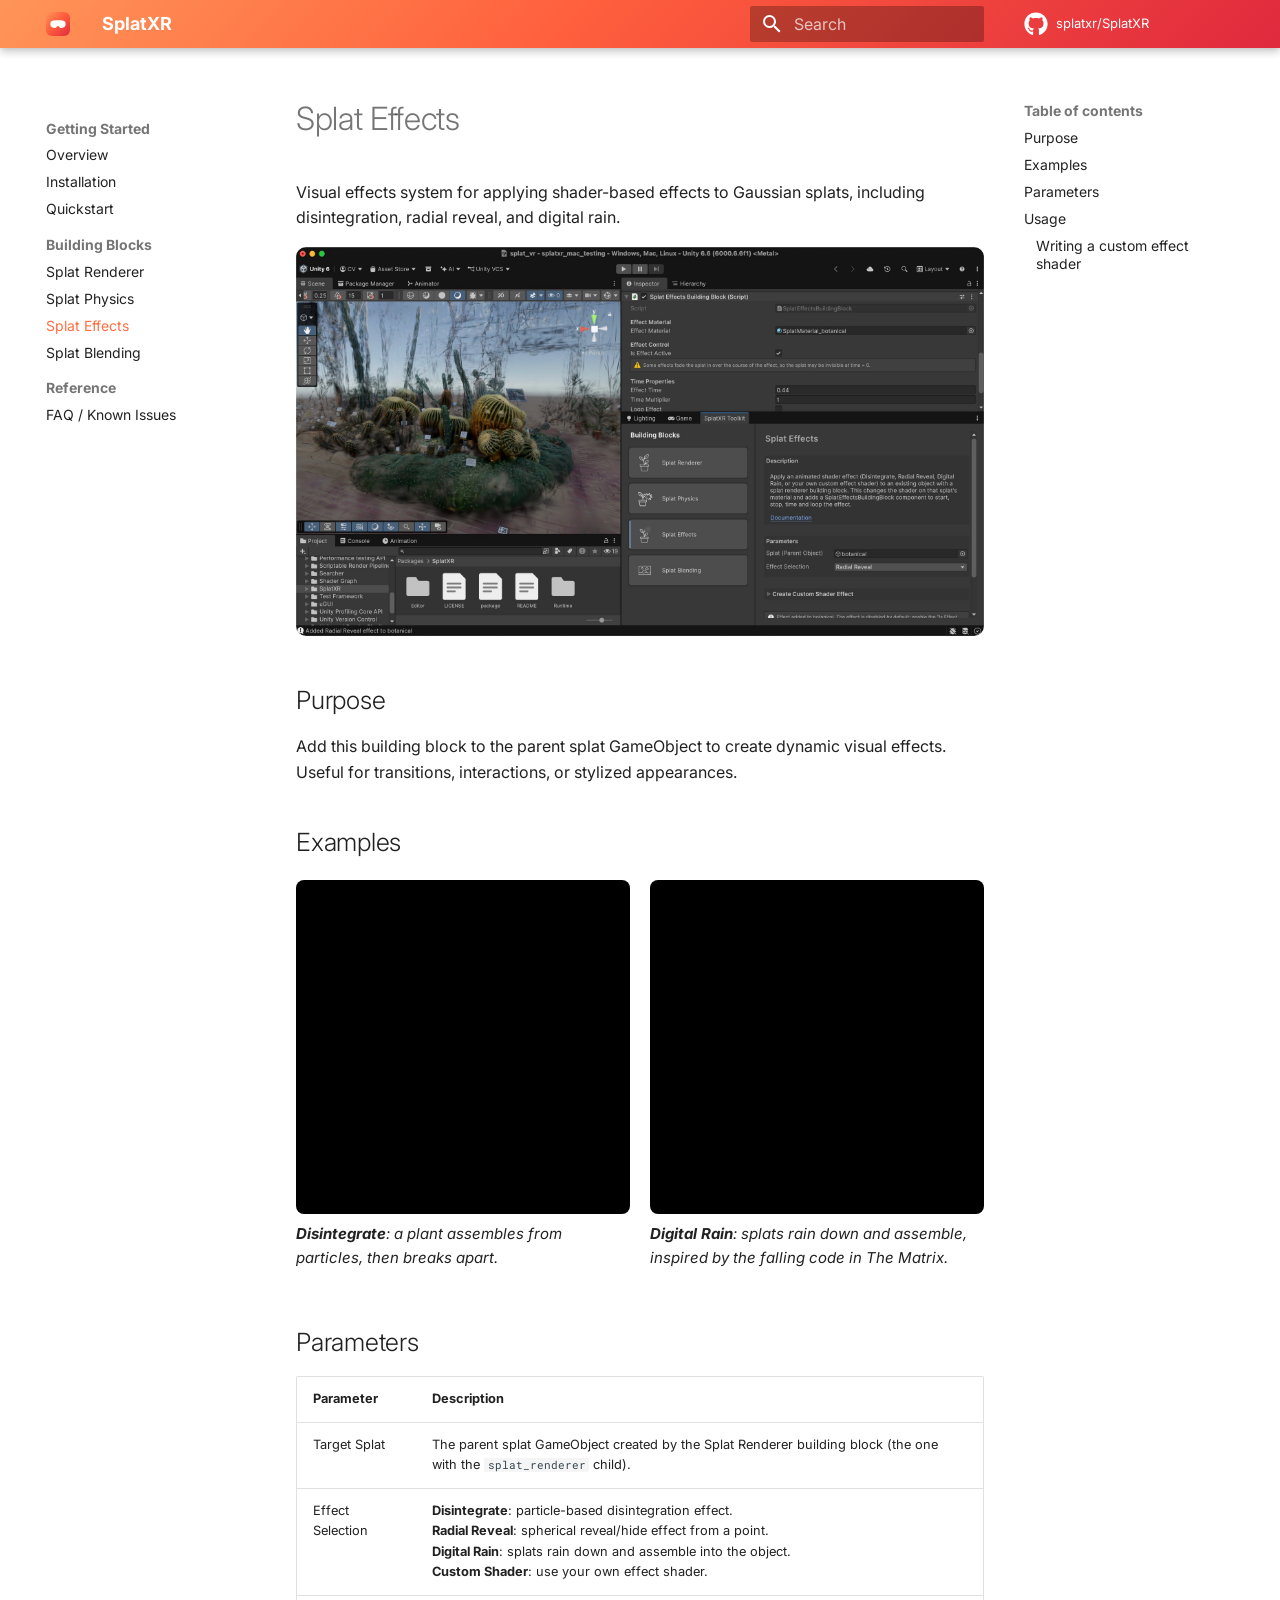
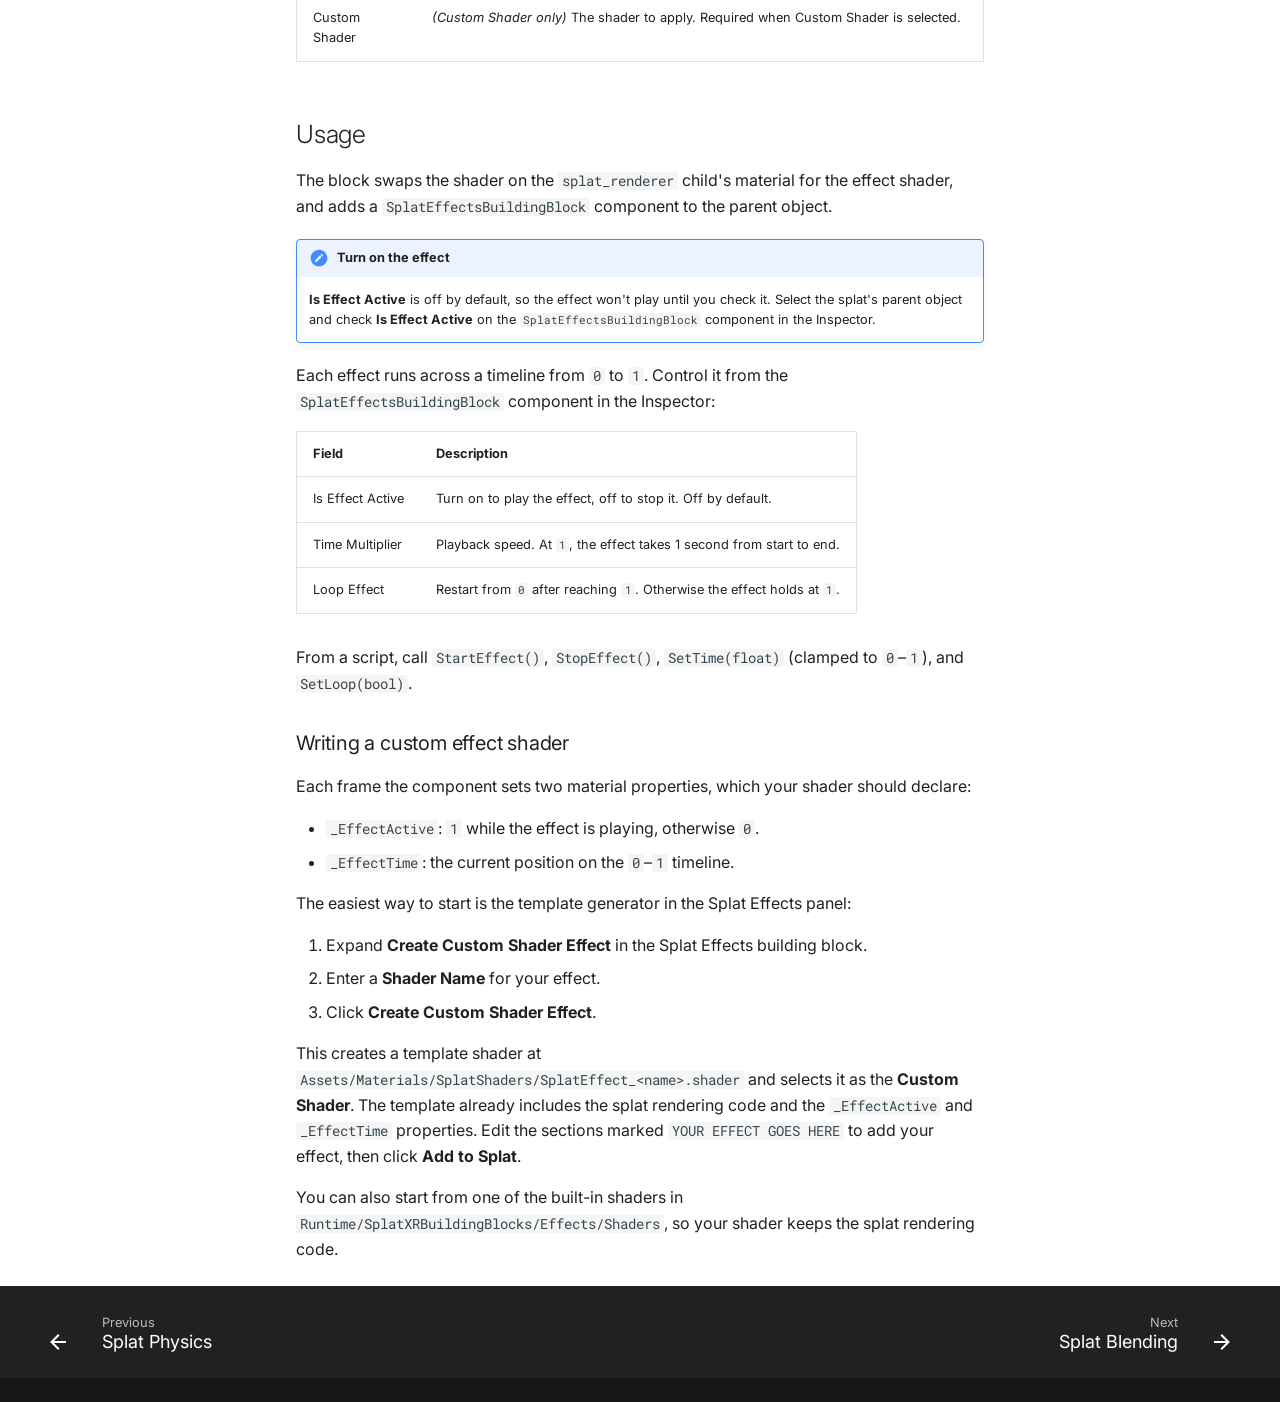
<file: docs/building-blocks/effects.html>
<!doctype html>
<html lang="en" class="no-js">
  <head>
    
      <meta charset="utf-8">
      <meta name="viewport" content="width=device-width,initial-scale=1">
      
        <meta name="description" content="Documentation for SplatXR, an open-source Unity toolkit for multi-layered XR experiences with on-headset 3D Gaussian Splatting.">
      
      
      
        <link rel="canonical" href="https://splatxr.github.io/docs/building-blocks/effects.html">
      
      
        <link rel="prev" href="physics.html">
      
      
        <link rel="next" href="blending.html">
      
      
        
      
      
      <link rel="icon" href="../assets/favicon.svg">
      <meta name="generator" content="mkdocs-1.6.1, mkdocs-material-9.7.6">
    
    
      
        <title>Splat Effects - SplatXR</title>
      
    
    
      <link rel="stylesheet" href="../assets/stylesheets/main.484c7ddc.min.css">
      
        
        <link rel="stylesheet" href="../assets/stylesheets/palette.ab4e12ef.min.css">
      
      


    
    
      
    
    
      
        
        
        <link rel="preconnect" href="https://fonts.gstatic.com" crossorigin>
        <link rel="stylesheet" href="https://fonts.googleapis.com/css?family=Inter:300,300i,400,400i,700,700i%7CRoboto+Mono:400,400i,700,700i&display=fallback">
        <style>:root{--md-text-font:"Inter";--md-code-font:"Roboto Mono"}</style>
      
    
    
      <link rel="stylesheet" href="../stylesheets/extra.css">
    
    <script>__md_scope=new URL("..",location),__md_hash=e=>[...e].reduce(((e,_)=>(e<<5)-e+_.charCodeAt(0)),0),__md_get=(e,_=localStorage,t=__md_scope)=>JSON.parse(_.getItem(t.pathname+"."+e)),__md_set=(e,_,t=localStorage,a=__md_scope)=>{try{t.setItem(a.pathname+"."+e,JSON.stringify(_))}catch(e){}}</script>
    
      

    
    
  </head>
  
  
    
    
    
    
    
    <body dir="ltr" data-md-color-scheme="default" data-md-color-primary="deep-orange" data-md-color-accent="red">
  
    
    <input class="md-toggle" data-md-toggle="drawer" type="checkbox" id="__drawer" autocomplete="off">
    <input class="md-toggle" data-md-toggle="search" type="checkbox" id="__search" autocomplete="off">
    <label class="md-overlay" for="__drawer"></label>
    <div data-md-component="skip">
      
        
        <a href="#splat-effects" class="md-skip">
          Skip to content
        </a>
      
    </div>
    <div data-md-component="announce">
      
    </div>
    
    
      

  

<header class="md-header md-header--shadow" data-md-component="header">
  <nav class="md-header__inner md-grid" aria-label="Header">
    <a href="../../index.html" title="SplatXR" class="md-header__button md-logo" aria-label="SplatXR" data-md-component="logo">
      
  <img src="../assets/favicon.svg" alt="logo">

    </a>
    <label class="md-header__button md-icon" for="__drawer">
      
      <svg xmlns="http://www.w3.org/2000/svg" viewBox="0 0 24 24"><path d="M3 6h18v2H3zm0 5h18v2H3zm0 5h18v2H3z"/></svg>
    </label>
    <div class="md-header__title" data-md-component="header-title">
      <div class="md-header__ellipsis">
        <div class="md-header__topic">
          <span class="md-ellipsis">
            SplatXR
          </span>
        </div>
        <div class="md-header__topic" data-md-component="header-topic">
          <span class="md-ellipsis">
            
              Splat Effects
            
          </span>
        </div>
      </div>
    </div>
    
      
    
    
    
    
      
      
        <label class="md-header__button md-icon" for="__search">
          
          <svg xmlns="http://www.w3.org/2000/svg" viewBox="0 0 24 24"><path d="M9.5 3A6.5 6.5 0 0 1 16 9.5c0 1.61-.59 3.09-1.56 4.23l.27.27h.79l5 5-1.5 1.5-5-5v-.79l-.27-.27A6.52 6.52 0 0 1 9.5 16 6.5 6.5 0 0 1 3 9.5 6.5 6.5 0 0 1 9.5 3m0 2C7 5 5 7 5 9.5S7 14 9.5 14 14 12 14 9.5 12 5 9.5 5"/></svg>
        </label>
        <div class="md-search" data-md-component="search" role="dialog">
  <label class="md-search__overlay" for="__search"></label>
  <div class="md-search__inner" role="search">
    <form class="md-search__form" name="search">
      <input type="text" class="md-search__input" name="query" aria-label="Search" placeholder="Search" autocapitalize="off" autocorrect="off" autocomplete="off" spellcheck="false" data-md-component="search-query" required>
      <label class="md-search__icon md-icon" for="__search">
        
        <svg xmlns="http://www.w3.org/2000/svg" viewBox="0 0 24 24"><path d="M9.5 3A6.5 6.5 0 0 1 16 9.5c0 1.61-.59 3.09-1.56 4.23l.27.27h.79l5 5-1.5 1.5-5-5v-.79l-.27-.27A6.52 6.52 0 0 1 9.5 16 6.5 6.5 0 0 1 3 9.5 6.5 6.5 0 0 1 9.5 3m0 2C7 5 5 7 5 9.5S7 14 9.5 14 14 12 14 9.5 12 5 9.5 5"/></svg>
        
        <svg xmlns="http://www.w3.org/2000/svg" viewBox="0 0 24 24"><path d="M20 11v2H8l5.5 5.5-1.42 1.42L4.16 12l7.92-7.92L13.5 5.5 8 11z"/></svg>
      </label>
      <nav class="md-search__options" aria-label="Search">
        
        <button type="reset" class="md-search__icon md-icon" title="Clear" aria-label="Clear" tabindex="-1">
          
          <svg xmlns="http://www.w3.org/2000/svg" viewBox="0 0 24 24"><path d="M19 6.41 17.59 5 12 10.59 6.41 5 5 6.41 10.59 12 5 17.59 6.41 19 12 13.41 17.59 19 19 17.59 13.41 12z"/></svg>
        </button>
      </nav>
      
        <div class="md-search__suggest" data-md-component="search-suggest"></div>
      
    </form>
    <div class="md-search__output">
      <div class="md-search__scrollwrap" tabindex="0" data-md-scrollfix>
        <div class="md-search-result" data-md-component="search-result">
          <div class="md-search-result__meta">
            Initializing search
          </div>
          <ol class="md-search-result__list" role="presentation"></ol>
        </div>
      </div>
    </div>
  </div>
</div>
      
    
    
      <div class="md-header__source">
        <a href="https://github.com/splatxr/SplatXR" title="Go to repository" class="md-source" data-md-component="source">
  <div class="md-source__icon md-icon">
    
    <svg xmlns="http://www.w3.org/2000/svg" viewBox="0 0 512 512"><!--! Font Awesome Free 7.1.0 by @fontawesome - https://fontawesome.com License - https://fontawesome.com/license/free (Icons: CC BY 4.0, Fonts: SIL OFL 1.1, Code: MIT License) Copyright 2025 Fonticons, Inc.--><path d="M173.9 397.4c0 2-2.3 3.6-5.2 3.6-3.3.3-5.6-1.3-5.6-3.6 0-2 2.3-3.6 5.2-3.6 3-.3 5.6 1.3 5.6 3.6m-31.1-4.5c-.7 2 1.3 4.3 4.3 4.9 2.6 1 5.6 0 6.2-2s-1.3-4.3-4.3-5.2c-2.6-.7-5.5.3-6.2 2.3m44.2-1.7c-2.9.7-4.9 2.6-4.6 4.9.3 2 2.9 3.3 5.9 2.6 2.9-.7 4.9-2.6 4.6-4.6-.3-1.9-3-3.2-5.9-2.9M252.8 8C114.1 8 8 113.3 8 252c0 110.9 69.8 205.8 169.5 239.2 12.8 2.3 17.3-5.6 17.3-12.1 0-6.2-.3-40.4-.3-61.4 0 0-70 15-84.7-29.8 0 0-11.4-29.1-27.8-36.6 0 0-22.9-15.7 1.6-15.4 0 0 24.9 2 38.6 25.8 21.9 38.6 58.6 27.5 72.9 20.9 2.3-16 8.8-27.1 16-33.7-55.9-6.2-112.3-14.3-112.3-110.5 0-27.5 7.6-41.3 23.6-58.9-2.6-6.5-11.1-33.3 2.6-67.9 20.9-6.5 69 27 69 27 20-5.6 41.5-8.5 62.8-8.5s42.8 2.9 62.8 8.5c0 0 48.1-33.6 69-27 13.7 34.7 5.2 61.4 2.6 67.9 16 17.7 25.8 31.5 25.8 58.9 0 96.5-58.9 104.2-114.8 110.5 9.2 7.9 17 22.9 17 46.4 0 33.7-.3 75.4-.3 83.6 0 6.5 4.6 14.4 17.3 12.1C436.2 457.8 504 362.9 504 252 504 113.3 391.5 8 252.8 8M105.2 352.9c-1.3 1-1 3.3.7 5.2 1.6 1.6 3.9 2.3 5.2 1 1.3-1 1-3.3-.7-5.2-1.6-1.6-3.9-2.3-5.2-1m-10.8-8.1c-.7 1.3.3 2.9 2.3 3.9 1.6 1 3.6.7 4.3-.7.7-1.3-.3-2.9-2.3-3.9-2-.6-3.6-.3-4.3.7m32.4 35.6c-1.6 1.3-1 4.3 1.3 6.2 2.3 2.3 5.2 2.6 6.5 1 1.3-1.3.7-4.3-1.3-6.2-2.2-2.3-5.2-2.6-6.5-1m-11.4-14.7c-1.6 1-1.6 3.6 0 5.9s4.3 3.3 5.6 2.3c1.6-1.3 1.6-3.9 0-6.2-1.4-2.3-4-3.3-5.6-2"/></svg>
  </div>
  <div class="md-source__repository">
    splatxr/SplatXR
  </div>
</a>
      </div>
    
  </nav>
  
</header>
    
    <div class="md-container" data-md-component="container">
      
      
        
          
        
      
      <main class="md-main" data-md-component="main">
        <div class="md-main__inner md-grid">
          
            
              
              <div class="md-sidebar md-sidebar--primary" data-md-component="sidebar" data-md-type="navigation" >
                <div class="md-sidebar__scrollwrap">
                  <div class="md-sidebar__inner">
                    



<nav class="md-nav md-nav--primary" aria-label="Navigation" data-md-level="0">
  <label class="md-nav__title" for="__drawer">
    <a href="../../index.html" title="SplatXR" class="md-nav__button md-logo" aria-label="SplatXR" data-md-component="logo">
      
  <img src="../assets/favicon.svg" alt="logo">

    </a>
    SplatXR
  </label>
  
    <div class="md-nav__source">
      <a href="https://github.com/splatxr/SplatXR" title="Go to repository" class="md-source" data-md-component="source">
  <div class="md-source__icon md-icon">
    
    <svg xmlns="http://www.w3.org/2000/svg" viewBox="0 0 512 512"><!--! Font Awesome Free 7.1.0 by @fontawesome - https://fontawesome.com License - https://fontawesome.com/license/free (Icons: CC BY 4.0, Fonts: SIL OFL 1.1, Code: MIT License) Copyright 2025 Fonticons, Inc.--><path d="M173.9 397.4c0 2-2.3 3.6-5.2 3.6-3.3.3-5.6-1.3-5.6-3.6 0-2 2.3-3.6 5.2-3.6 3-.3 5.6 1.3 5.6 3.6m-31.1-4.5c-.7 2 1.3 4.3 4.3 4.9 2.6 1 5.6 0 6.2-2s-1.3-4.3-4.3-5.2c-2.6-.7-5.5.3-6.2 2.3m44.2-1.7c-2.9.7-4.9 2.6-4.6 4.9.3 2 2.9 3.3 5.9 2.6 2.9-.7 4.9-2.6 4.6-4.6-.3-1.9-3-3.2-5.9-2.9M252.8 8C114.1 8 8 113.3 8 252c0 110.9 69.8 205.8 169.5 239.2 12.8 2.3 17.3-5.6 17.3-12.1 0-6.2-.3-40.4-.3-61.4 0 0-70 15-84.7-29.8 0 0-11.4-29.1-27.8-36.6 0 0-22.9-15.7 1.6-15.4 0 0 24.9 2 38.6 25.8 21.9 38.6 58.6 27.5 72.9 20.9 2.3-16 8.8-27.1 16-33.7-55.9-6.2-112.3-14.3-112.3-110.5 0-27.5 7.6-41.3 23.6-58.9-2.6-6.5-11.1-33.3 2.6-67.9 20.9-6.5 69 27 69 27 20-5.6 41.5-8.5 62.8-8.5s42.8 2.9 62.8 8.5c0 0 48.1-33.6 69-27 13.7 34.7 5.2 61.4 2.6 67.9 16 17.7 25.8 31.5 25.8 58.9 0 96.5-58.9 104.2-114.8 110.5 9.2 7.9 17 22.9 17 46.4 0 33.7-.3 75.4-.3 83.6 0 6.5 4.6 14.4 17.3 12.1C436.2 457.8 504 362.9 504 252 504 113.3 391.5 8 252.8 8M105.2 352.9c-1.3 1-1 3.3.7 5.2 1.6 1.6 3.9 2.3 5.2 1 1.3-1 1-3.3-.7-5.2-1.6-1.6-3.9-2.3-5.2-1m-10.8-8.1c-.7 1.3.3 2.9 2.3 3.9 1.6 1 3.6.7 4.3-.7.7-1.3-.3-2.9-2.3-3.9-2-.6-3.6-.3-4.3.7m32.4 35.6c-1.6 1.3-1 4.3 1.3 6.2 2.3 2.3 5.2 2.6 6.5 1 1.3-1.3.7-4.3-1.3-6.2-2.2-2.3-5.2-2.6-6.5-1m-11.4-14.7c-1.6 1-1.6 3.6 0 5.9s4.3 3.3 5.6 2.3c1.6-1.3 1.6-3.9 0-6.2-1.4-2.3-4-3.3-5.6-2"/></svg>
  </div>
  <div class="md-source__repository">
    splatxr/SplatXR
  </div>
</a>
    </div>
  
  <ul class="md-nav__list" data-md-scrollfix>
    
      
      
  
  
  
  
    
    
    
    
      
        
        
      
    
    
    <li class="md-nav__item md-nav__item--section md-nav__item--nested">
      
        
        
        <input class="md-nav__toggle md-toggle " type="checkbox" id="__nav_1" >
        
          
          <label class="md-nav__link" for="__nav_1" id="__nav_1_label" tabindex="">
            
  
  
  <span class="md-ellipsis">
    
  
    Getting Started
  

    
  </span>
  
  

            <span class="md-nav__icon md-icon"></span>
          </label>
        
        <nav class="md-nav" data-md-level="1" aria-labelledby="__nav_1_label" aria-expanded="false">
          <label class="md-nav__title" for="__nav_1">
            <span class="md-nav__icon md-icon"></span>
            
  
    Getting Started
  

          </label>
          <ul class="md-nav__list" data-md-scrollfix>
            
              
                
  
  
  
  
    <li class="md-nav__item">
      <a href="../index.html" class="md-nav__link">
        
  
  
  <span class="md-ellipsis">
    
  
    Overview
  

    
  </span>
  
  

      </a>
    </li>
  

              
            
              
                
  
  
  
  
    <li class="md-nav__item">
      <a href="../installation.html" class="md-nav__link">
        
  
  
  <span class="md-ellipsis">
    
  
    Installation
  

    
  </span>
  
  

      </a>
    </li>
  

              
            
              
                
  
  
  
  
    <li class="md-nav__item">
      <a href="../quickstart.html" class="md-nav__link">
        
  
  
  <span class="md-ellipsis">
    
  
    Quickstart
  

    
  </span>
  
  

      </a>
    </li>
  

              
            
          </ul>
        </nav>
      
    </li>
  

    
      
      
  
  
    
  
  
  
    
    
    
    
      
        
        
      
    
    
    <li class="md-nav__item md-nav__item--active md-nav__item--section md-nav__item--nested">
      
        
        
        <input class="md-nav__toggle md-toggle " type="checkbox" id="__nav_2" checked>
        
          
          <label class="md-nav__link" for="__nav_2" id="__nav_2_label" tabindex="">
            
  
  
  <span class="md-ellipsis">
    
  
    Building Blocks
  

    
  </span>
  
  

            <span class="md-nav__icon md-icon"></span>
          </label>
        
        <nav class="md-nav" data-md-level="1" aria-labelledby="__nav_2_label" aria-expanded="true">
          <label class="md-nav__title" for="__nav_2">
            <span class="md-nav__icon md-icon"></span>
            
  
    Building Blocks
  

          </label>
          <ul class="md-nav__list" data-md-scrollfix>
            
              
                
  
  
  
  
    <li class="md-nav__item">
      <a href="renderer.html" class="md-nav__link">
        
  
  
  <span class="md-ellipsis">
    
  
    Splat Renderer
  

    
  </span>
  
  

      </a>
    </li>
  

              
            
              
                
  
  
  
  
    <li class="md-nav__item">
      <a href="physics.html" class="md-nav__link">
        
  
  
  <span class="md-ellipsis">
    
  
    Splat Physics
  

    
  </span>
  
  

      </a>
    </li>
  

              
            
              
                
  
  
    
  
  
  
    <li class="md-nav__item md-nav__item--active">
      
      <input class="md-nav__toggle md-toggle" type="checkbox" id="__toc">
      
      
        
      
      
        <label class="md-nav__link md-nav__link--active" for="__toc">
          
  
  
  <span class="md-ellipsis">
    
  
    Splat Effects
  

    
  </span>
  
  

          <span class="md-nav__icon md-icon"></span>
        </label>
      
      <a href="effects.html" class="md-nav__link md-nav__link--active">
        
  
  
  <span class="md-ellipsis">
    
  
    Splat Effects
  

    
  </span>
  
  

      </a>
      
        

<nav class="md-nav md-nav--secondary" aria-label="Table of contents">
  
  
  
    
  
  
    <label class="md-nav__title" for="__toc">
      <span class="md-nav__icon md-icon"></span>
      Table of contents
    </label>
    <ul class="md-nav__list" data-md-component="toc" data-md-scrollfix>
      
        <li class="md-nav__item">
  <a href="#purpose" class="md-nav__link">
    <span class="md-ellipsis">
      
        Purpose
      
    </span>
  </a>
  
</li>
      
        <li class="md-nav__item">
  <a href="#examples" class="md-nav__link">
    <span class="md-ellipsis">
      
        Examples
      
    </span>
  </a>
  
</li>
      
        <li class="md-nav__item">
  <a href="#parameters" class="md-nav__link">
    <span class="md-ellipsis">
      
        Parameters
      
    </span>
  </a>
  
</li>
      
        <li class="md-nav__item">
  <a href="#usage" class="md-nav__link">
    <span class="md-ellipsis">
      
        Usage
      
    </span>
  </a>
  
    <nav class="md-nav" aria-label="Usage">
      <ul class="md-nav__list">
        
          <li class="md-nav__item">
  <a href="#writing-a-custom-effect-shader" class="md-nav__link">
    <span class="md-ellipsis">
      
        Writing a custom effect shader
      
    </span>
  </a>
  
</li>
        
      </ul>
    </nav>
  
</li>
      
    </ul>
  
</nav>
      
    </li>
  

              
            
              
                
  
  
  
  
    <li class="md-nav__item">
      <a href="blending.html" class="md-nav__link">
        
  
  
  <span class="md-ellipsis">
    
  
    Splat Blending
  

    
  </span>
  
  

      </a>
    </li>
  

              
            
          </ul>
        </nav>
      
    </li>
  

    
      
      
  
  
  
  
    
    
    
    
      
        
        
      
    
    
    <li class="md-nav__item md-nav__item--section md-nav__item--nested">
      
        
        
        <input class="md-nav__toggle md-toggle " type="checkbox" id="__nav_3" >
        
          
          <label class="md-nav__link" for="__nav_3" id="__nav_3_label" tabindex="">
            
  
  
  <span class="md-ellipsis">
    
  
    Reference
  

    
  </span>
  
  

            <span class="md-nav__icon md-icon"></span>
          </label>
        
        <nav class="md-nav" data-md-level="1" aria-labelledby="__nav_3_label" aria-expanded="false">
          <label class="md-nav__title" for="__nav_3">
            <span class="md-nav__icon md-icon"></span>
            
  
    Reference
  

          </label>
          <ul class="md-nav__list" data-md-scrollfix>
            
              
                
  
  
  
  
    <li class="md-nav__item">
      <a href="../faq.html" class="md-nav__link">
        
  
  
  <span class="md-ellipsis">
    
  
    FAQ / Known Issues
  

    
  </span>
  
  

      </a>
    </li>
  

              
            
          </ul>
        </nav>
      
    </li>
  

    
  </ul>
</nav>
                  </div>
                </div>
              </div>
            
            
              
              <div class="md-sidebar md-sidebar--secondary" data-md-component="sidebar" data-md-type="toc" >
                <div class="md-sidebar__scrollwrap">
                  <div class="md-sidebar__inner">
                    

<nav class="md-nav md-nav--secondary" aria-label="Table of contents">
  
  
  
    
  
  
    <label class="md-nav__title" for="__toc">
      <span class="md-nav__icon md-icon"></span>
      Table of contents
    </label>
    <ul class="md-nav__list" data-md-component="toc" data-md-scrollfix>
      
        <li class="md-nav__item">
  <a href="#purpose" class="md-nav__link">
    <span class="md-ellipsis">
      
        Purpose
      
    </span>
  </a>
  
</li>
      
        <li class="md-nav__item">
  <a href="#examples" class="md-nav__link">
    <span class="md-ellipsis">
      
        Examples
      
    </span>
  </a>
  
</li>
      
        <li class="md-nav__item">
  <a href="#parameters" class="md-nav__link">
    <span class="md-ellipsis">
      
        Parameters
      
    </span>
  </a>
  
</li>
      
        <li class="md-nav__item">
  <a href="#usage" class="md-nav__link">
    <span class="md-ellipsis">
      
        Usage
      
    </span>
  </a>
  
    <nav class="md-nav" aria-label="Usage">
      <ul class="md-nav__list">
        
          <li class="md-nav__item">
  <a href="#writing-a-custom-effect-shader" class="md-nav__link">
    <span class="md-ellipsis">
      
        Writing a custom effect shader
      
    </span>
  </a>
  
</li>
        
      </ul>
    </nav>
  
</li>
      
    </ul>
  
</nav>
                  </div>
                </div>
              </div>
            
          
          
            <div class="md-content" data-md-component="content">
              
              <article class="md-content__inner md-typeset">
                
                  


  
  


<h1 id="splat-effects">Splat Effects<a class="headerlink" href="#splat-effects" title="Permanent link">&para;</a></h1>
<p>Visual effects system for applying shader-based effects to Gaussian splats, including disintegration, radial reveal, and digital rain.</p>
<p><img alt="Splat Effects block in the Unity Editor, applying Radial Reveal to a botanical garden splat" src="../images/splat_effects_editor.jpg" /></p>
<h2 id="purpose">Purpose<a class="headerlink" href="#purpose" title="Permanent link">&para;</a></h2>
<p>Add this building block to the parent splat GameObject to create dynamic visual effects. Useful for transitions, interactions, or stylized appearances.</p>
<h2 id="examples">Examples<a class="headerlink" href="#examples" title="Permanent link">&para;</a></h2>
<div class="video-grid">
<figure>
<video autoplay muted loop playsinline aria-label="Disintegrate effect: a potted plant assembles from particles on a table, then disintegrates">
<source src="../videos/effects_disintegrate.mp4" type="video/mp4">
</video>
<figcaption><strong>Disintegrate</strong>: a plant assembles from particles, then breaks apart.</figcaption>
</figure>
<figure>
<video autoplay muted loop playsinline aria-label="Digital Rain effect: green splats rain down and assemble into a room">
<source src="../videos/effects_digital_rain.mp4" type="video/mp4">
</video>
<figcaption><strong>Digital Rain</strong>: splats rain down and assemble, inspired by the falling code in <em>The Matrix</em>.</figcaption>
</figure>
</div>

<h2 id="parameters">Parameters<a class="headerlink" href="#parameters" title="Permanent link">&para;</a></h2>
<table>
<thead>
<tr>
<th>Parameter</th>
<th>Description</th>
</tr>
</thead>
<tbody>
<tr>
<td>Target Splat</td>
<td>The parent splat GameObject created by the Splat Renderer building block (the one with the <code>splat_renderer</code> child).</td>
</tr>
<tr>
<td>Effect Selection</td>
<td><strong>Disintegrate</strong>: particle-based disintegration effect.<br><strong>Radial Reveal</strong>: spherical reveal/hide effect from a point.<br><strong>Digital Rain</strong>: splats rain down and assemble into the object.<br><strong>Custom Shader</strong>: use your own effect shader.</td>
</tr>
<tr>
<td>Custom Shader</td>
<td><em>(Custom Shader only)</em> The shader to apply. Required when Custom Shader is selected.</td>
</tr>
</tbody>
</table>
<h2 id="usage">Usage<a class="headerlink" href="#usage" title="Permanent link">&para;</a></h2>
<p>The block swaps the shader on the <code>splat_renderer</code> child's material for the effect shader, and adds a <code>SplatEffectsBuildingBlock</code> component to the parent object.</p>
<div class="admonition note">
<p class="admonition-title">Turn on the effect</p>
<p><strong>Is Effect Active</strong> is off by default, so the effect won't play until you check it. Select the splat's parent object and check <strong>Is Effect Active</strong> on the <code>SplatEffectsBuildingBlock</code> component in the Inspector.</p>
</div>
<p>Each effect runs across a timeline from <code>0</code> to <code>1</code>. Control it from the <code>SplatEffectsBuildingBlock</code> component in the Inspector:</p>
<table>
<thead>
<tr>
<th>Field</th>
<th>Description</th>
</tr>
</thead>
<tbody>
<tr>
<td>Is Effect Active</td>
<td>Turn on to play the effect, off to stop it. Off by default.</td>
</tr>
<tr>
<td>Time Multiplier</td>
<td>Playback speed. At <code>1</code>, the effect takes 1 second from start to end.</td>
</tr>
<tr>
<td>Loop Effect</td>
<td>Restart from <code>0</code> after reaching <code>1</code>. Otherwise the effect holds at <code>1</code>.</td>
</tr>
</tbody>
</table>
<p>From a script, call <code>StartEffect()</code>, <code>StopEffect()</code>, <code>SetTime(float)</code> (clamped to <code>0</code>–<code>1</code>), and <code>SetLoop(bool)</code>.</p>
<h3 id="writing-a-custom-effect-shader">Writing a custom effect shader<a class="headerlink" href="#writing-a-custom-effect-shader" title="Permanent link">&para;</a></h3>
<p>Each frame the component sets two material properties, which your shader should declare:</p>
<ul>
<li><code>_EffectActive</code>: <code>1</code> while the effect is playing, otherwise <code>0</code>.</li>
<li><code>_EffectTime</code>: the current position on the <code>0</code>–<code>1</code> timeline.</li>
</ul>
<p>The easiest way to start is the template generator in the Splat Effects panel:</p>
<ol>
<li>Expand <strong>Create Custom Shader Effect</strong> in the Splat Effects building block.</li>
<li>Enter a <strong>Shader Name</strong> for your effect.</li>
<li>Click <strong>Create Custom Shader Effect</strong>.</li>
</ol>
<p>This creates a template shader at <code>Assets/Materials/SplatShaders/SplatEffect_&lt;name&gt;.shader</code> and selects it as the <strong>Custom Shader</strong>. The template already includes the splat rendering code and the <code>_EffectActive</code> and <code>_EffectTime</code> properties. Edit the sections marked <code>YOUR EFFECT GOES HERE</code> to add your effect, then click <strong>Add to Splat</strong>.</p>
<p>You can also start from one of the built-in shaders in <code>Runtime/SplatXRBuildingBlocks/Effects/Shaders</code>, so your shader keeps the splat rendering code.</p>












                
              </article>
            </div>
          
          
<script>var target=document.getElementById(location.hash.slice(1));target&&target.name&&(target.checked=target.name.startsWith("__tabbed_"))</script>
        </div>
        
          <button type="button" class="md-top md-icon" data-md-component="top" hidden>
  
  <svg xmlns="http://www.w3.org/2000/svg" viewBox="0 0 24 24"><path d="M13 20h-2V8l-5.5 5.5-1.42-1.42L12 4.16l7.92 7.92-1.42 1.42L13 8z"/></svg>
  Back to top
</button>
        
      </main>
      
        <footer class="md-footer">
  
    
      
      <nav class="md-footer__inner md-grid" aria-label="Footer" >
        
          
          <a href="physics.html" class="md-footer__link md-footer__link--prev" aria-label="Previous: Splat Physics">
            <div class="md-footer__button md-icon">
              
              <svg xmlns="http://www.w3.org/2000/svg" viewBox="0 0 24 24"><path d="M20 11v2H8l5.5 5.5-1.42 1.42L4.16 12l7.92-7.92L13.5 5.5 8 11z"/></svg>
            </div>
            <div class="md-footer__title">
              <span class="md-footer__direction">
                Previous
              </span>
              <div class="md-ellipsis">
                Splat Physics
              </div>
            </div>
          </a>
        
        
          
          <a href="blending.html" class="md-footer__link md-footer__link--next" aria-label="Next: Splat Blending">
            <div class="md-footer__title">
              <span class="md-footer__direction">
                Next
              </span>
              <div class="md-ellipsis">
                Splat Blending
              </div>
            </div>
            <div class="md-footer__button md-icon">
              
              <svg xmlns="http://www.w3.org/2000/svg" viewBox="0 0 24 24"><path d="M4 11v2h12l-5.5 5.5 1.42 1.42L19.84 12l-7.92-7.92L10.5 5.5 16 11z"/></svg>
            </div>
          </a>
        
      </nav>
    
  
  <div class="md-footer-meta md-typeset">
    <div class="md-footer-meta__inner md-grid">
      <div class="md-copyright">
  
  
</div>
      
    </div>
  </div>
</footer>
      
    </div>
    <div class="md-dialog" data-md-component="dialog">
      <div class="md-dialog__inner md-typeset"></div>
    </div>
    
    
    
      
      
      <script id="__config" type="application/json">{"annotate": null, "base": "..", "features": ["navigation.sections", "navigation.top", "navigation.footer", "toc.follow", "search.suggest", "search.highlight", "content.code.copy"], "search": "../assets/javascripts/workers/search.2c215733.min.js", "tags": null, "translations": {"clipboard.copied": "Copied to clipboard", "clipboard.copy": "Copy to clipboard", "search.result.more.one": "1 more on this page", "search.result.more.other": "# more on this page", "search.result.none": "No matching documents", "search.result.one": "1 matching document", "search.result.other": "# matching documents", "search.result.placeholder": "Type to start searching", "search.result.term.missing": "Missing", "select.version": "Select version"}, "version": null}</script>
    
    
      <script src="../assets/javascripts/bundle.79ae519e.min.js"></script>
      
    
  </body>
</html>
</file>
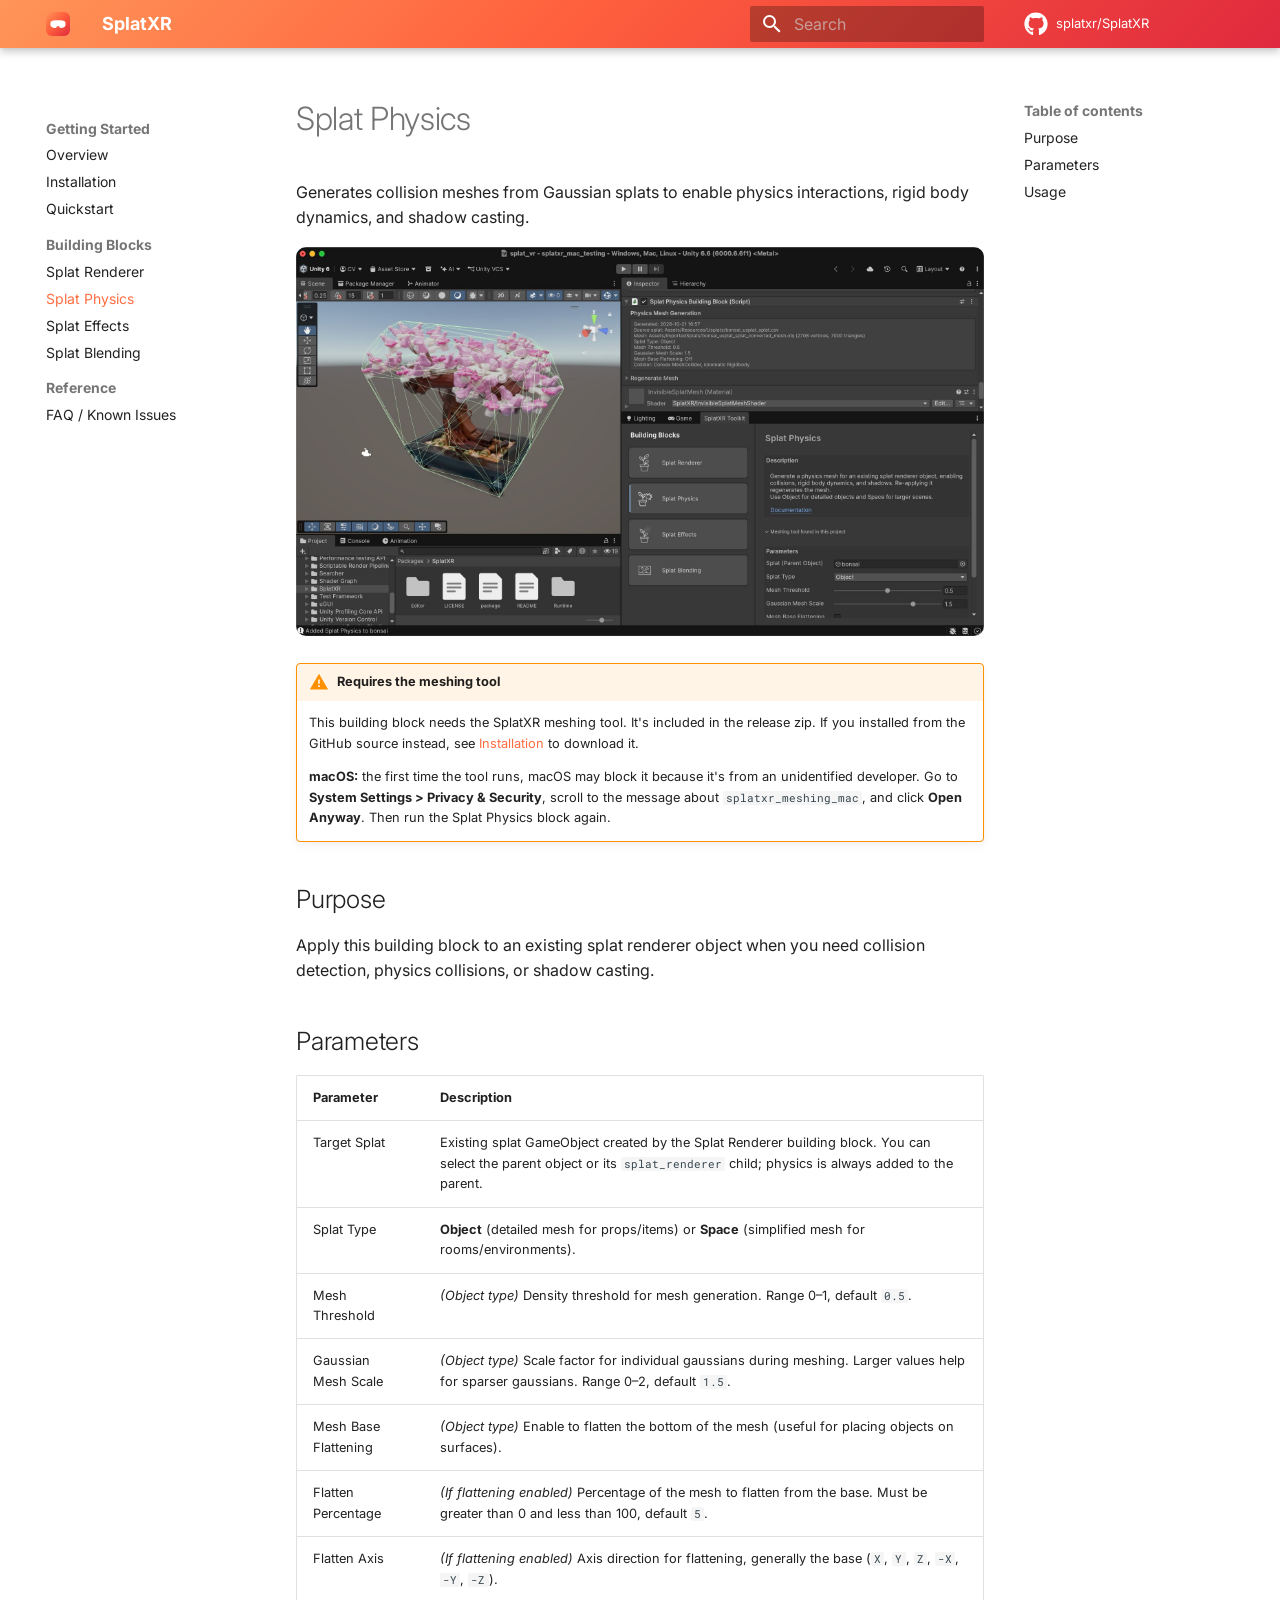
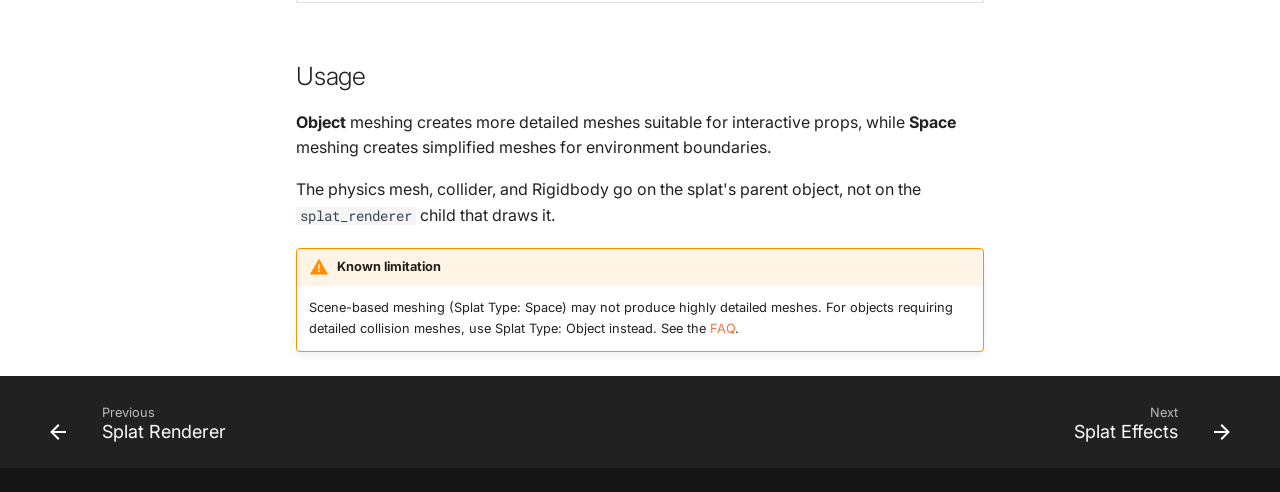
<file: docs/building-blocks/physics.html>
<!doctype html>
<html lang="en" class="no-js">
  <head>
    
      <meta charset="utf-8">
      <meta name="viewport" content="width=device-width,initial-scale=1">
      
        <meta name="description" content="Documentation for SplatXR, an open-source Unity toolkit for multi-layered XR experiences with on-headset 3D Gaussian Splatting.">
      
      
      
        <link rel="canonical" href="https://splatxr.github.io/docs/building-blocks/physics.html">
      
      
        <link rel="prev" href="renderer.html">
      
      
        <link rel="next" href="effects.html">
      
      
        
      
      
      <link rel="icon" href="../assets/favicon.svg">
      <meta name="generator" content="mkdocs-1.6.1, mkdocs-material-9.7.6">
    
    
      
        <title>Splat Physics - SplatXR</title>
      
    
    
      <link rel="stylesheet" href="../assets/stylesheets/main.484c7ddc.min.css">
      
        
        <link rel="stylesheet" href="../assets/stylesheets/palette.ab4e12ef.min.css">
      
      


    
    
      
    
    
      
        
        
        <link rel="preconnect" href="https://fonts.gstatic.com" crossorigin>
        <link rel="stylesheet" href="https://fonts.googleapis.com/css?family=Inter:300,300i,400,400i,700,700i%7CRoboto+Mono:400,400i,700,700i&display=fallback">
        <style>:root{--md-text-font:"Inter";--md-code-font:"Roboto Mono"}</style>
      
    
    
      <link rel="stylesheet" href="../stylesheets/extra.css">
    
    <script>__md_scope=new URL("..",location),__md_hash=e=>[...e].reduce(((e,_)=>(e<<5)-e+_.charCodeAt(0)),0),__md_get=(e,_=localStorage,t=__md_scope)=>JSON.parse(_.getItem(t.pathname+"."+e)),__md_set=(e,_,t=localStorage,a=__md_scope)=>{try{t.setItem(a.pathname+"."+e,JSON.stringify(_))}catch(e){}}</script>
    
      

    
    
  </head>
  
  
    
    
    
    
    
    <body dir="ltr" data-md-color-scheme="default" data-md-color-primary="deep-orange" data-md-color-accent="red">
  
    
    <input class="md-toggle" data-md-toggle="drawer" type="checkbox" id="__drawer" autocomplete="off">
    <input class="md-toggle" data-md-toggle="search" type="checkbox" id="__search" autocomplete="off">
    <label class="md-overlay" for="__drawer"></label>
    <div data-md-component="skip">
      
        
        <a href="#splat-physics" class="md-skip">
          Skip to content
        </a>
      
    </div>
    <div data-md-component="announce">
      
    </div>
    
    
      

  

<header class="md-header md-header--shadow" data-md-component="header">
  <nav class="md-header__inner md-grid" aria-label="Header">
    <a href="../../index.html" title="SplatXR" class="md-header__button md-logo" aria-label="SplatXR" data-md-component="logo">
      
  <img src="../assets/favicon.svg" alt="logo">

    </a>
    <label class="md-header__button md-icon" for="__drawer">
      
      <svg xmlns="http://www.w3.org/2000/svg" viewBox="0 0 24 24"><path d="M3 6h18v2H3zm0 5h18v2H3zm0 5h18v2H3z"/></svg>
    </label>
    <div class="md-header__title" data-md-component="header-title">
      <div class="md-header__ellipsis">
        <div class="md-header__topic">
          <span class="md-ellipsis">
            SplatXR
          </span>
        </div>
        <div class="md-header__topic" data-md-component="header-topic">
          <span class="md-ellipsis">
            
              Splat Physics
            
          </span>
        </div>
      </div>
    </div>
    
      
    
    
    
    
      
      
        <label class="md-header__button md-icon" for="__search">
          
          <svg xmlns="http://www.w3.org/2000/svg" viewBox="0 0 24 24"><path d="M9.5 3A6.5 6.5 0 0 1 16 9.5c0 1.61-.59 3.09-1.56 4.23l.27.27h.79l5 5-1.5 1.5-5-5v-.79l-.27-.27A6.52 6.52 0 0 1 9.5 16 6.5 6.5 0 0 1 3 9.5 6.5 6.5 0 0 1 9.5 3m0 2C7 5 5 7 5 9.5S7 14 9.5 14 14 12 14 9.5 12 5 9.5 5"/></svg>
        </label>
        <div class="md-search" data-md-component="search" role="dialog">
  <label class="md-search__overlay" for="__search"></label>
  <div class="md-search__inner" role="search">
    <form class="md-search__form" name="search">
      <input type="text" class="md-search__input" name="query" aria-label="Search" placeholder="Search" autocapitalize="off" autocorrect="off" autocomplete="off" spellcheck="false" data-md-component="search-query" required>
      <label class="md-search__icon md-icon" for="__search">
        
        <svg xmlns="http://www.w3.org/2000/svg" viewBox="0 0 24 24"><path d="M9.5 3A6.5 6.5 0 0 1 16 9.5c0 1.61-.59 3.09-1.56 4.23l.27.27h.79l5 5-1.5 1.5-5-5v-.79l-.27-.27A6.52 6.52 0 0 1 9.5 16 6.5 6.5 0 0 1 3 9.5 6.5 6.5 0 0 1 9.5 3m0 2C7 5 5 7 5 9.5S7 14 9.5 14 14 12 14 9.5 12 5 9.5 5"/></svg>
        
        <svg xmlns="http://www.w3.org/2000/svg" viewBox="0 0 24 24"><path d="M20 11v2H8l5.5 5.5-1.42 1.42L4.16 12l7.92-7.92L13.5 5.5 8 11z"/></svg>
      </label>
      <nav class="md-search__options" aria-label="Search">
        
        <button type="reset" class="md-search__icon md-icon" title="Clear" aria-label="Clear" tabindex="-1">
          
          <svg xmlns="http://www.w3.org/2000/svg" viewBox="0 0 24 24"><path d="M19 6.41 17.59 5 12 10.59 6.41 5 5 6.41 10.59 12 5 17.59 6.41 19 12 13.41 17.59 19 19 17.59 13.41 12z"/></svg>
        </button>
      </nav>
      
        <div class="md-search__suggest" data-md-component="search-suggest"></div>
      
    </form>
    <div class="md-search__output">
      <div class="md-search__scrollwrap" tabindex="0" data-md-scrollfix>
        <div class="md-search-result" data-md-component="search-result">
          <div class="md-search-result__meta">
            Initializing search
          </div>
          <ol class="md-search-result__list" role="presentation"></ol>
        </div>
      </div>
    </div>
  </div>
</div>
      
    
    
      <div class="md-header__source">
        <a href="https://github.com/splatxr/SplatXR" title="Go to repository" class="md-source" data-md-component="source">
  <div class="md-source__icon md-icon">
    
    <svg xmlns="http://www.w3.org/2000/svg" viewBox="0 0 512 512"><!--! Font Awesome Free 7.1.0 by @fontawesome - https://fontawesome.com License - https://fontawesome.com/license/free (Icons: CC BY 4.0, Fonts: SIL OFL 1.1, Code: MIT License) Copyright 2025 Fonticons, Inc.--><path d="M173.9 397.4c0 2-2.3 3.6-5.2 3.6-3.3.3-5.6-1.3-5.6-3.6 0-2 2.3-3.6 5.2-3.6 3-.3 5.6 1.3 5.6 3.6m-31.1-4.5c-.7 2 1.3 4.3 4.3 4.9 2.6 1 5.6 0 6.2-2s-1.3-4.3-4.3-5.2c-2.6-.7-5.5.3-6.2 2.3m44.2-1.7c-2.9.7-4.9 2.6-4.6 4.9.3 2 2.9 3.3 5.9 2.6 2.9-.7 4.9-2.6 4.6-4.6-.3-1.9-3-3.2-5.9-2.9M252.8 8C114.1 8 8 113.3 8 252c0 110.9 69.8 205.8 169.5 239.2 12.8 2.3 17.3-5.6 17.3-12.1 0-6.2-.3-40.4-.3-61.4 0 0-70 15-84.7-29.8 0 0-11.4-29.1-27.8-36.6 0 0-22.9-15.7 1.6-15.4 0 0 24.9 2 38.6 25.8 21.9 38.6 58.6 27.5 72.9 20.9 2.3-16 8.8-27.1 16-33.7-55.9-6.2-112.3-14.3-112.3-110.5 0-27.5 7.6-41.3 23.6-58.9-2.6-6.5-11.1-33.3 2.6-67.9 20.9-6.5 69 27 69 27 20-5.6 41.5-8.5 62.8-8.5s42.8 2.9 62.8 8.5c0 0 48.1-33.6 69-27 13.7 34.7 5.2 61.4 2.6 67.9 16 17.7 25.8 31.5 25.8 58.9 0 96.5-58.9 104.2-114.8 110.5 9.2 7.9 17 22.9 17 46.4 0 33.7-.3 75.4-.3 83.6 0 6.5 4.6 14.4 17.3 12.1C436.2 457.8 504 362.9 504 252 504 113.3 391.5 8 252.8 8M105.2 352.9c-1.3 1-1 3.3.7 5.2 1.6 1.6 3.9 2.3 5.2 1 1.3-1 1-3.3-.7-5.2-1.6-1.6-3.9-2.3-5.2-1m-10.8-8.1c-.7 1.3.3 2.9 2.3 3.9 1.6 1 3.6.7 4.3-.7.7-1.3-.3-2.9-2.3-3.9-2-.6-3.6-.3-4.3.7m32.4 35.6c-1.6 1.3-1 4.3 1.3 6.2 2.3 2.3 5.2 2.6 6.5 1 1.3-1.3.7-4.3-1.3-6.2-2.2-2.3-5.2-2.6-6.5-1m-11.4-14.7c-1.6 1-1.6 3.6 0 5.9s4.3 3.3 5.6 2.3c1.6-1.3 1.6-3.9 0-6.2-1.4-2.3-4-3.3-5.6-2"/></svg>
  </div>
  <div class="md-source__repository">
    splatxr/SplatXR
  </div>
</a>
      </div>
    
  </nav>
  
</header>
    
    <div class="md-container" data-md-component="container">
      
      
        
          
        
      
      <main class="md-main" data-md-component="main">
        <div class="md-main__inner md-grid">
          
            
              
              <div class="md-sidebar md-sidebar--primary" data-md-component="sidebar" data-md-type="navigation" >
                <div class="md-sidebar__scrollwrap">
                  <div class="md-sidebar__inner">
                    



<nav class="md-nav md-nav--primary" aria-label="Navigation" data-md-level="0">
  <label class="md-nav__title" for="__drawer">
    <a href="../../index.html" title="SplatXR" class="md-nav__button md-logo" aria-label="SplatXR" data-md-component="logo">
      
  <img src="../assets/favicon.svg" alt="logo">

    </a>
    SplatXR
  </label>
  
    <div class="md-nav__source">
      <a href="https://github.com/splatxr/SplatXR" title="Go to repository" class="md-source" data-md-component="source">
  <div class="md-source__icon md-icon">
    
    <svg xmlns="http://www.w3.org/2000/svg" viewBox="0 0 512 512"><!--! Font Awesome Free 7.1.0 by @fontawesome - https://fontawesome.com License - https://fontawesome.com/license/free (Icons: CC BY 4.0, Fonts: SIL OFL 1.1, Code: MIT License) Copyright 2025 Fonticons, Inc.--><path d="M173.9 397.4c0 2-2.3 3.6-5.2 3.6-3.3.3-5.6-1.3-5.6-3.6 0-2 2.3-3.6 5.2-3.6 3-.3 5.6 1.3 5.6 3.6m-31.1-4.5c-.7 2 1.3 4.3 4.3 4.9 2.6 1 5.6 0 6.2-2s-1.3-4.3-4.3-5.2c-2.6-.7-5.5.3-6.2 2.3m44.2-1.7c-2.9.7-4.9 2.6-4.6 4.9.3 2 2.9 3.3 5.9 2.6 2.9-.7 4.9-2.6 4.6-4.6-.3-1.9-3-3.2-5.9-2.9M252.8 8C114.1 8 8 113.3 8 252c0 110.9 69.8 205.8 169.5 239.2 12.8 2.3 17.3-5.6 17.3-12.1 0-6.2-.3-40.4-.3-61.4 0 0-70 15-84.7-29.8 0 0-11.4-29.1-27.8-36.6 0 0-22.9-15.7 1.6-15.4 0 0 24.9 2 38.6 25.8 21.9 38.6 58.6 27.5 72.9 20.9 2.3-16 8.8-27.1 16-33.7-55.9-6.2-112.3-14.3-112.3-110.5 0-27.5 7.6-41.3 23.6-58.9-2.6-6.5-11.1-33.3 2.6-67.9 20.9-6.5 69 27 69 27 20-5.6 41.5-8.5 62.8-8.5s42.8 2.9 62.8 8.5c0 0 48.1-33.6 69-27 13.7 34.7 5.2 61.4 2.6 67.9 16 17.7 25.8 31.5 25.8 58.9 0 96.5-58.9 104.2-114.8 110.5 9.2 7.9 17 22.9 17 46.4 0 33.7-.3 75.4-.3 83.6 0 6.5 4.6 14.4 17.3 12.1C436.2 457.8 504 362.9 504 252 504 113.3 391.5 8 252.8 8M105.2 352.9c-1.3 1-1 3.3.7 5.2 1.6 1.6 3.9 2.3 5.2 1 1.3-1 1-3.3-.7-5.2-1.6-1.6-3.9-2.3-5.2-1m-10.8-8.1c-.7 1.3.3 2.9 2.3 3.9 1.6 1 3.6.7 4.3-.7.7-1.3-.3-2.9-2.3-3.9-2-.6-3.6-.3-4.3.7m32.4 35.6c-1.6 1.3-1 4.3 1.3 6.2 2.3 2.3 5.2 2.6 6.5 1 1.3-1.3.7-4.3-1.3-6.2-2.2-2.3-5.2-2.6-6.5-1m-11.4-14.7c-1.6 1-1.6 3.6 0 5.9s4.3 3.3 5.6 2.3c1.6-1.3 1.6-3.9 0-6.2-1.4-2.3-4-3.3-5.6-2"/></svg>
  </div>
  <div class="md-source__repository">
    splatxr/SplatXR
  </div>
</a>
    </div>
  
  <ul class="md-nav__list" data-md-scrollfix>
    
      
      
  
  
  
  
    
    
    
    
      
        
        
      
    
    
    <li class="md-nav__item md-nav__item--section md-nav__item--nested">
      
        
        
        <input class="md-nav__toggle md-toggle " type="checkbox" id="__nav_1" >
        
          
          <label class="md-nav__link" for="__nav_1" id="__nav_1_label" tabindex="">
            
  
  
  <span class="md-ellipsis">
    
  
    Getting Started
  

    
  </span>
  
  

            <span class="md-nav__icon md-icon"></span>
          </label>
        
        <nav class="md-nav" data-md-level="1" aria-labelledby="__nav_1_label" aria-expanded="false">
          <label class="md-nav__title" for="__nav_1">
            <span class="md-nav__icon md-icon"></span>
            
  
    Getting Started
  

          </label>
          <ul class="md-nav__list" data-md-scrollfix>
            
              
                
  
  
  
  
    <li class="md-nav__item">
      <a href="../index.html" class="md-nav__link">
        
  
  
  <span class="md-ellipsis">
    
  
    Overview
  

    
  </span>
  
  

      </a>
    </li>
  

              
            
              
                
  
  
  
  
    <li class="md-nav__item">
      <a href="../installation.html" class="md-nav__link">
        
  
  
  <span class="md-ellipsis">
    
  
    Installation
  

    
  </span>
  
  

      </a>
    </li>
  

              
            
              
                
  
  
  
  
    <li class="md-nav__item">
      <a href="../quickstart.html" class="md-nav__link">
        
  
  
  <span class="md-ellipsis">
    
  
    Quickstart
  

    
  </span>
  
  

      </a>
    </li>
  

              
            
          </ul>
        </nav>
      
    </li>
  

    
      
      
  
  
    
  
  
  
    
    
    
    
      
        
        
      
    
    
    <li class="md-nav__item md-nav__item--active md-nav__item--section md-nav__item--nested">
      
        
        
        <input class="md-nav__toggle md-toggle " type="checkbox" id="__nav_2" checked>
        
          
          <label class="md-nav__link" for="__nav_2" id="__nav_2_label" tabindex="">
            
  
  
  <span class="md-ellipsis">
    
  
    Building Blocks
  

    
  </span>
  
  

            <span class="md-nav__icon md-icon"></span>
          </label>
        
        <nav class="md-nav" data-md-level="1" aria-labelledby="__nav_2_label" aria-expanded="true">
          <label class="md-nav__title" for="__nav_2">
            <span class="md-nav__icon md-icon"></span>
            
  
    Building Blocks
  

          </label>
          <ul class="md-nav__list" data-md-scrollfix>
            
              
                
  
  
  
  
    <li class="md-nav__item">
      <a href="renderer.html" class="md-nav__link">
        
  
  
  <span class="md-ellipsis">
    
  
    Splat Renderer
  

    
  </span>
  
  

      </a>
    </li>
  

              
            
              
                
  
  
    
  
  
  
    <li class="md-nav__item md-nav__item--active">
      
      <input class="md-nav__toggle md-toggle" type="checkbox" id="__toc">
      
      
        
      
      
        <label class="md-nav__link md-nav__link--active" for="__toc">
          
  
  
  <span class="md-ellipsis">
    
  
    Splat Physics
  

    
  </span>
  
  

          <span class="md-nav__icon md-icon"></span>
        </label>
      
      <a href="physics.html" class="md-nav__link md-nav__link--active">
        
  
  
  <span class="md-ellipsis">
    
  
    Splat Physics
  

    
  </span>
  
  

      </a>
      
        

<nav class="md-nav md-nav--secondary" aria-label="Table of contents">
  
  
  
    
  
  
    <label class="md-nav__title" for="__toc">
      <span class="md-nav__icon md-icon"></span>
      Table of contents
    </label>
    <ul class="md-nav__list" data-md-component="toc" data-md-scrollfix>
      
        <li class="md-nav__item">
  <a href="#purpose" class="md-nav__link">
    <span class="md-ellipsis">
      
        Purpose
      
    </span>
  </a>
  
</li>
      
        <li class="md-nav__item">
  <a href="#parameters" class="md-nav__link">
    <span class="md-ellipsis">
      
        Parameters
      
    </span>
  </a>
  
</li>
      
        <li class="md-nav__item">
  <a href="#usage" class="md-nav__link">
    <span class="md-ellipsis">
      
        Usage
      
    </span>
  </a>
  
</li>
      
    </ul>
  
</nav>
      
    </li>
  

              
            
              
                
  
  
  
  
    <li class="md-nav__item">
      <a href="effects.html" class="md-nav__link">
        
  
  
  <span class="md-ellipsis">
    
  
    Splat Effects
  

    
  </span>
  
  

      </a>
    </li>
  

              
            
              
                
  
  
  
  
    <li class="md-nav__item">
      <a href="blending.html" class="md-nav__link">
        
  
  
  <span class="md-ellipsis">
    
  
    Splat Blending
  

    
  </span>
  
  

      </a>
    </li>
  

              
            
          </ul>
        </nav>
      
    </li>
  

    
      
      
  
  
  
  
    
    
    
    
      
        
        
      
    
    
    <li class="md-nav__item md-nav__item--section md-nav__item--nested">
      
        
        
        <input class="md-nav__toggle md-toggle " type="checkbox" id="__nav_3" >
        
          
          <label class="md-nav__link" for="__nav_3" id="__nav_3_label" tabindex="">
            
  
  
  <span class="md-ellipsis">
    
  
    Reference
  

    
  </span>
  
  

            <span class="md-nav__icon md-icon"></span>
          </label>
        
        <nav class="md-nav" data-md-level="1" aria-labelledby="__nav_3_label" aria-expanded="false">
          <label class="md-nav__title" for="__nav_3">
            <span class="md-nav__icon md-icon"></span>
            
  
    Reference
  

          </label>
          <ul class="md-nav__list" data-md-scrollfix>
            
              
                
  
  
  
  
    <li class="md-nav__item">
      <a href="../faq.html" class="md-nav__link">
        
  
  
  <span class="md-ellipsis">
    
  
    FAQ / Known Issues
  

    
  </span>
  
  

      </a>
    </li>
  

              
            
          </ul>
        </nav>
      
    </li>
  

    
  </ul>
</nav>
                  </div>
                </div>
              </div>
            
            
              
              <div class="md-sidebar md-sidebar--secondary" data-md-component="sidebar" data-md-type="toc" >
                <div class="md-sidebar__scrollwrap">
                  <div class="md-sidebar__inner">
                    

<nav class="md-nav md-nav--secondary" aria-label="Table of contents">
  
  
  
    
  
  
    <label class="md-nav__title" for="__toc">
      <span class="md-nav__icon md-icon"></span>
      Table of contents
    </label>
    <ul class="md-nav__list" data-md-component="toc" data-md-scrollfix>
      
        <li class="md-nav__item">
  <a href="#purpose" class="md-nav__link">
    <span class="md-ellipsis">
      
        Purpose
      
    </span>
  </a>
  
</li>
      
        <li class="md-nav__item">
  <a href="#parameters" class="md-nav__link">
    <span class="md-ellipsis">
      
        Parameters
      
    </span>
  </a>
  
</li>
      
        <li class="md-nav__item">
  <a href="#usage" class="md-nav__link">
    <span class="md-ellipsis">
      
        Usage
      
    </span>
  </a>
  
</li>
      
    </ul>
  
</nav>
                  </div>
                </div>
              </div>
            
          
          
            <div class="md-content" data-md-component="content">
              
              <article class="md-content__inner md-typeset">
                
                  


  
  


<h1 id="splat-physics">Splat Physics<a class="headerlink" href="#splat-physics" title="Permanent link">&para;</a></h1>
<p>Generates collision meshes from Gaussian splats to enable physics interactions, rigid body dynamics, and shadow casting.</p>
<p><img alt="Splat Physics block in the Unity Editor, with a generated collision mesh around a bonsai splat" src="../images/splat_physics_editor.jpg" /></p>
<div class="admonition warning">
<p class="admonition-title">Requires the meshing tool</p>
<p>This building block needs the SplatXR meshing tool. It's included in the release zip. If you installed from the GitHub source instead, see <a href="../installation.html#meshing-tool">Installation</a> to download it.</p>
<p><strong>macOS:</strong> the first time the tool runs, macOS may block it because it's from an unidentified developer. Go to <strong>System Settings &gt; Privacy &amp; Security</strong>, scroll to the message about <code>splatxr_meshing_mac</code>, and click <strong>Open Anyway</strong>. Then run the Splat Physics block again.</p>
</div>
<h2 id="purpose">Purpose<a class="headerlink" href="#purpose" title="Permanent link">&para;</a></h2>
<p>Apply this building block to an existing splat renderer object when you need collision detection, physics collisions, or shadow casting.</p>
<h2 id="parameters">Parameters<a class="headerlink" href="#parameters" title="Permanent link">&para;</a></h2>
<table>
<thead>
<tr>
<th>Parameter</th>
<th>Description</th>
</tr>
</thead>
<tbody>
<tr>
<td>Target Splat</td>
<td>Existing splat GameObject created by the Splat Renderer building block. You can select the parent object or its <code>splat_renderer</code> child; physics is always added to the parent.</td>
</tr>
<tr>
<td>Splat Type</td>
<td><strong>Object</strong> (detailed mesh for props/items) or <strong>Space</strong> (simplified mesh for rooms/environments).</td>
</tr>
<tr>
<td>Mesh Threshold</td>
<td><em>(Object type)</em> Density threshold for mesh generation. Range 0–1, default <code>0.5</code>.</td>
</tr>
<tr>
<td>Gaussian Mesh Scale</td>
<td><em>(Object type)</em> Scale factor for individual gaussians during meshing. Larger values help for sparser gaussians. Range 0–2, default <code>1.5</code>.</td>
</tr>
<tr>
<td>Mesh Base Flattening</td>
<td><em>(Object type)</em> Enable to flatten the bottom of the mesh (useful for placing objects on surfaces).</td>
</tr>
<tr>
<td>Flatten Percentage</td>
<td><em>(If flattening enabled)</em> Percentage of the mesh to flatten from the base. Must be greater than 0 and less than 100, default <code>5</code>.</td>
</tr>
<tr>
<td>Flatten Axis</td>
<td><em>(If flattening enabled)</em> Axis direction for flattening, generally the base (<code>X</code>, <code>Y</code>, <code>Z</code>, <code>-X</code>, <code>-Y</code>, <code>-Z</code>).</td>
</tr>
</tbody>
</table>
<h2 id="usage">Usage<a class="headerlink" href="#usage" title="Permanent link">&para;</a></h2>
<p><strong>Object</strong> meshing creates more detailed meshes suitable for interactive props, while <strong>Space</strong> meshing creates simplified meshes for environment boundaries.</p>
<p>The physics mesh, collider, and Rigidbody go on the splat's parent object, not on the <code>splat_renderer</code> child that draws it.</p>
<div class="admonition warning">
<p class="admonition-title">Known limitation</p>
<p>Scene-based meshing (Splat Type: Space) may not produce highly detailed meshes. For objects requiring detailed collision meshes, use Splat Type: Object instead. See the <a href="../faq.html">FAQ</a>.</p>
</div>












                
              </article>
            </div>
          
          
<script>var target=document.getElementById(location.hash.slice(1));target&&target.name&&(target.checked=target.name.startsWith("__tabbed_"))</script>
        </div>
        
          <button type="button" class="md-top md-icon" data-md-component="top" hidden>
  
  <svg xmlns="http://www.w3.org/2000/svg" viewBox="0 0 24 24"><path d="M13 20h-2V8l-5.5 5.5-1.42-1.42L12 4.16l7.92 7.92-1.42 1.42L13 8z"/></svg>
  Back to top
</button>
        
      </main>
      
        <footer class="md-footer">
  
    
      
      <nav class="md-footer__inner md-grid" aria-label="Footer" >
        
          
          <a href="renderer.html" class="md-footer__link md-footer__link--prev" aria-label="Previous: Splat Renderer">
            <div class="md-footer__button md-icon">
              
              <svg xmlns="http://www.w3.org/2000/svg" viewBox="0 0 24 24"><path d="M20 11v2H8l5.5 5.5-1.42 1.42L4.16 12l7.92-7.92L13.5 5.5 8 11z"/></svg>
            </div>
            <div class="md-footer__title">
              <span class="md-footer__direction">
                Previous
              </span>
              <div class="md-ellipsis">
                Splat Renderer
              </div>
            </div>
          </a>
        
        
          
          <a href="effects.html" class="md-footer__link md-footer__link--next" aria-label="Next: Splat Effects">
            <div class="md-footer__title">
              <span class="md-footer__direction">
                Next
              </span>
              <div class="md-ellipsis">
                Splat Effects
              </div>
            </div>
            <div class="md-footer__button md-icon">
              
              <svg xmlns="http://www.w3.org/2000/svg" viewBox="0 0 24 24"><path d="M4 11v2h12l-5.5 5.5 1.42 1.42L19.84 12l-7.92-7.92L10.5 5.5 16 11z"/></svg>
            </div>
          </a>
        
      </nav>
    
  
  <div class="md-footer-meta md-typeset">
    <div class="md-footer-meta__inner md-grid">
      <div class="md-copyright">
  
  
</div>
      
    </div>
  </div>
</footer>
      
    </div>
    <div class="md-dialog" data-md-component="dialog">
      <div class="md-dialog__inner md-typeset"></div>
    </div>
    
    
    
      
      
      <script id="__config" type="application/json">{"annotate": null, "base": "..", "features": ["navigation.sections", "navigation.top", "navigation.footer", "toc.follow", "search.suggest", "search.highlight", "content.code.copy"], "search": "../assets/javascripts/workers/search.2c215733.min.js", "tags": null, "translations": {"clipboard.copied": "Copied to clipboard", "clipboard.copy": "Copy to clipboard", "search.result.more.one": "1 more on this page", "search.result.more.other": "# more on this page", "search.result.none": "No matching documents", "search.result.one": "1 matching document", "search.result.other": "# matching documents", "search.result.placeholder": "Type to start searching", "search.result.term.missing": "Missing", "select.version": "Select version"}, "version": null}</script>
    
    
      <script src="../assets/javascripts/bundle.79ae519e.min.js"></script>
      
    
  </body>
</html>
</file>
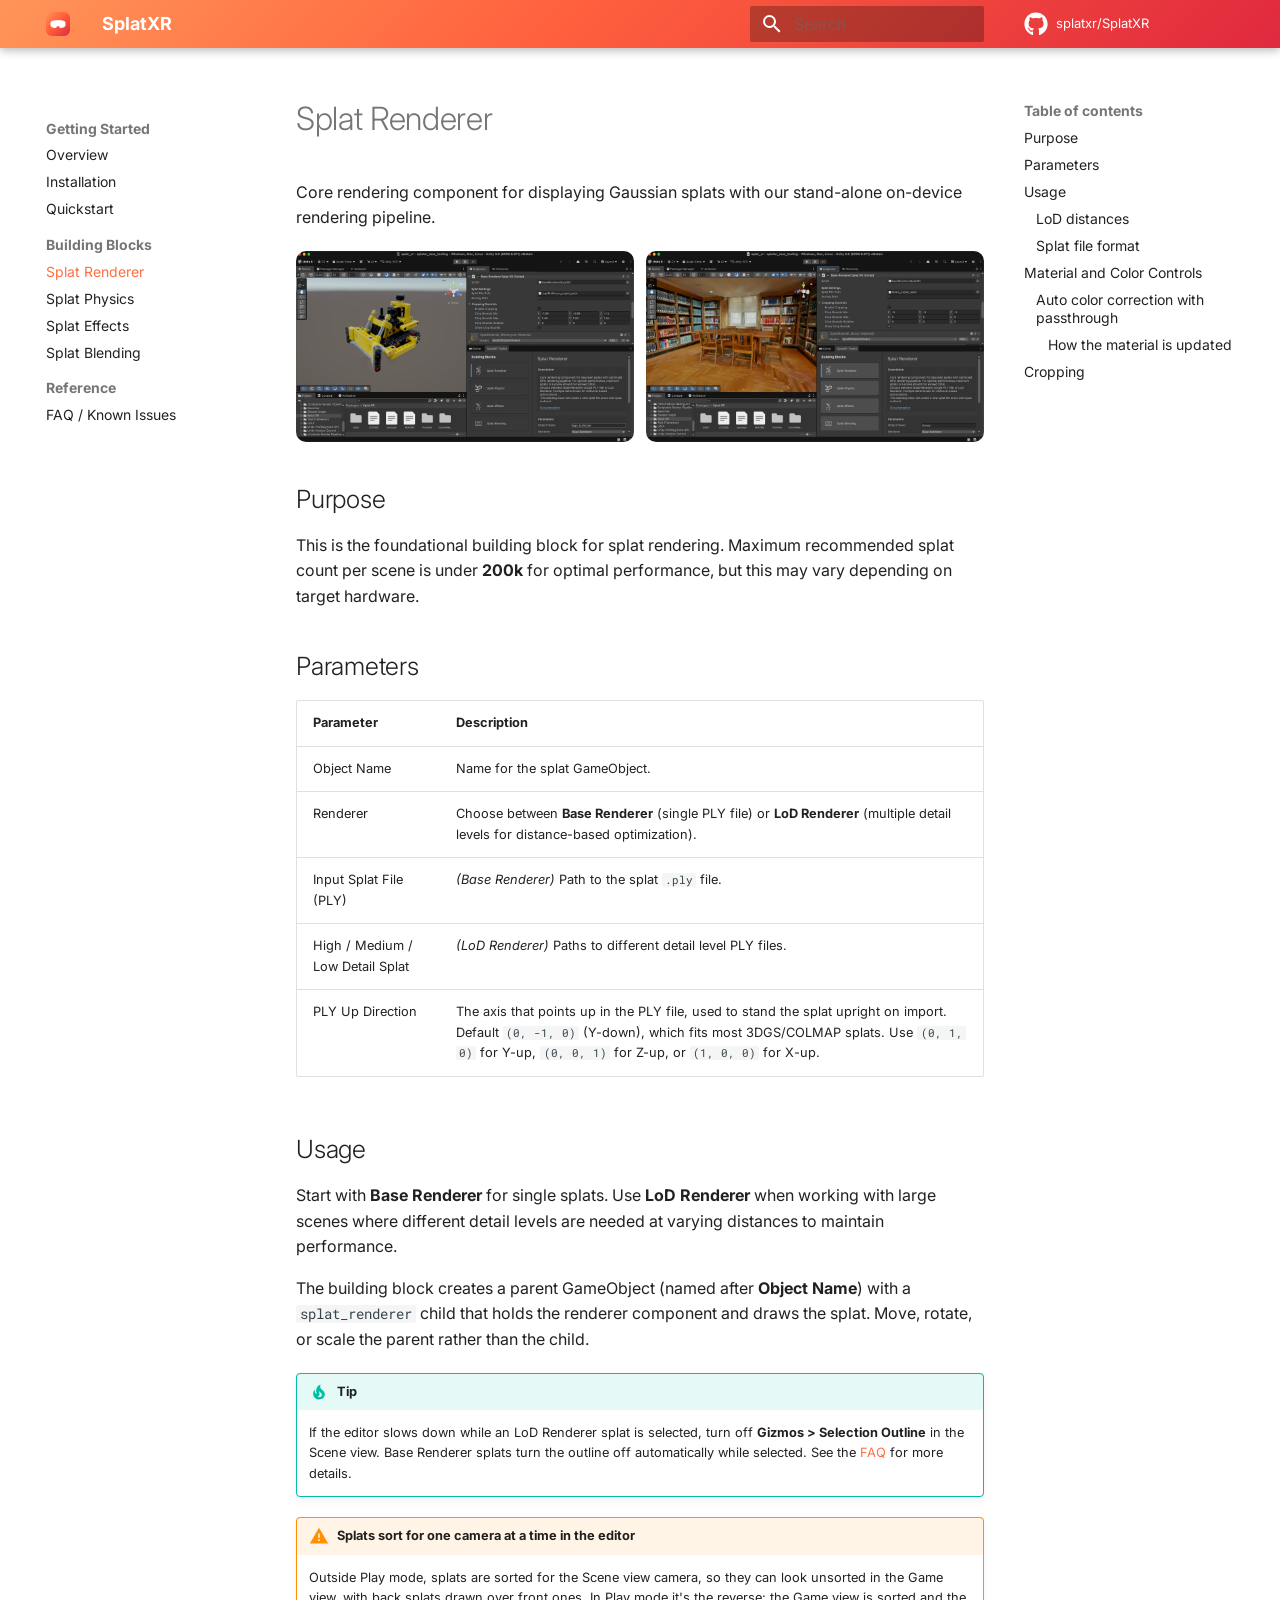
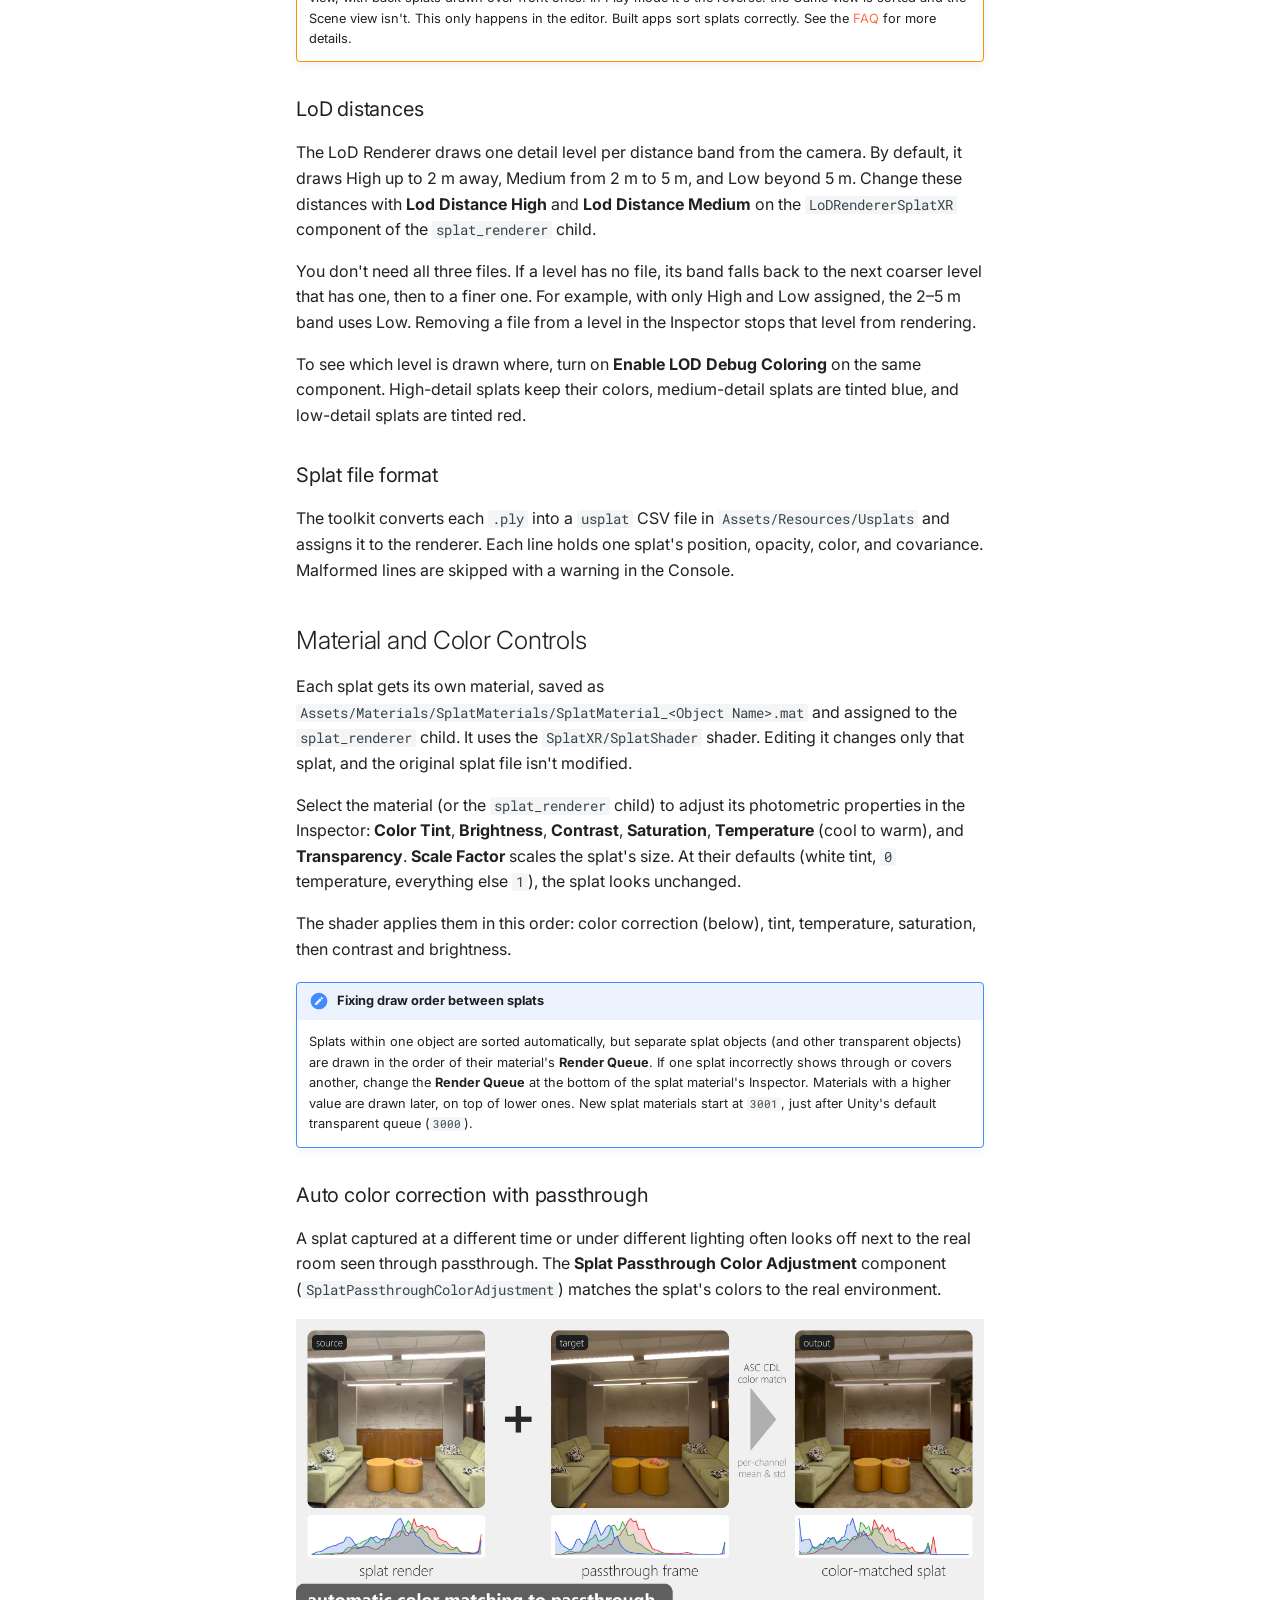
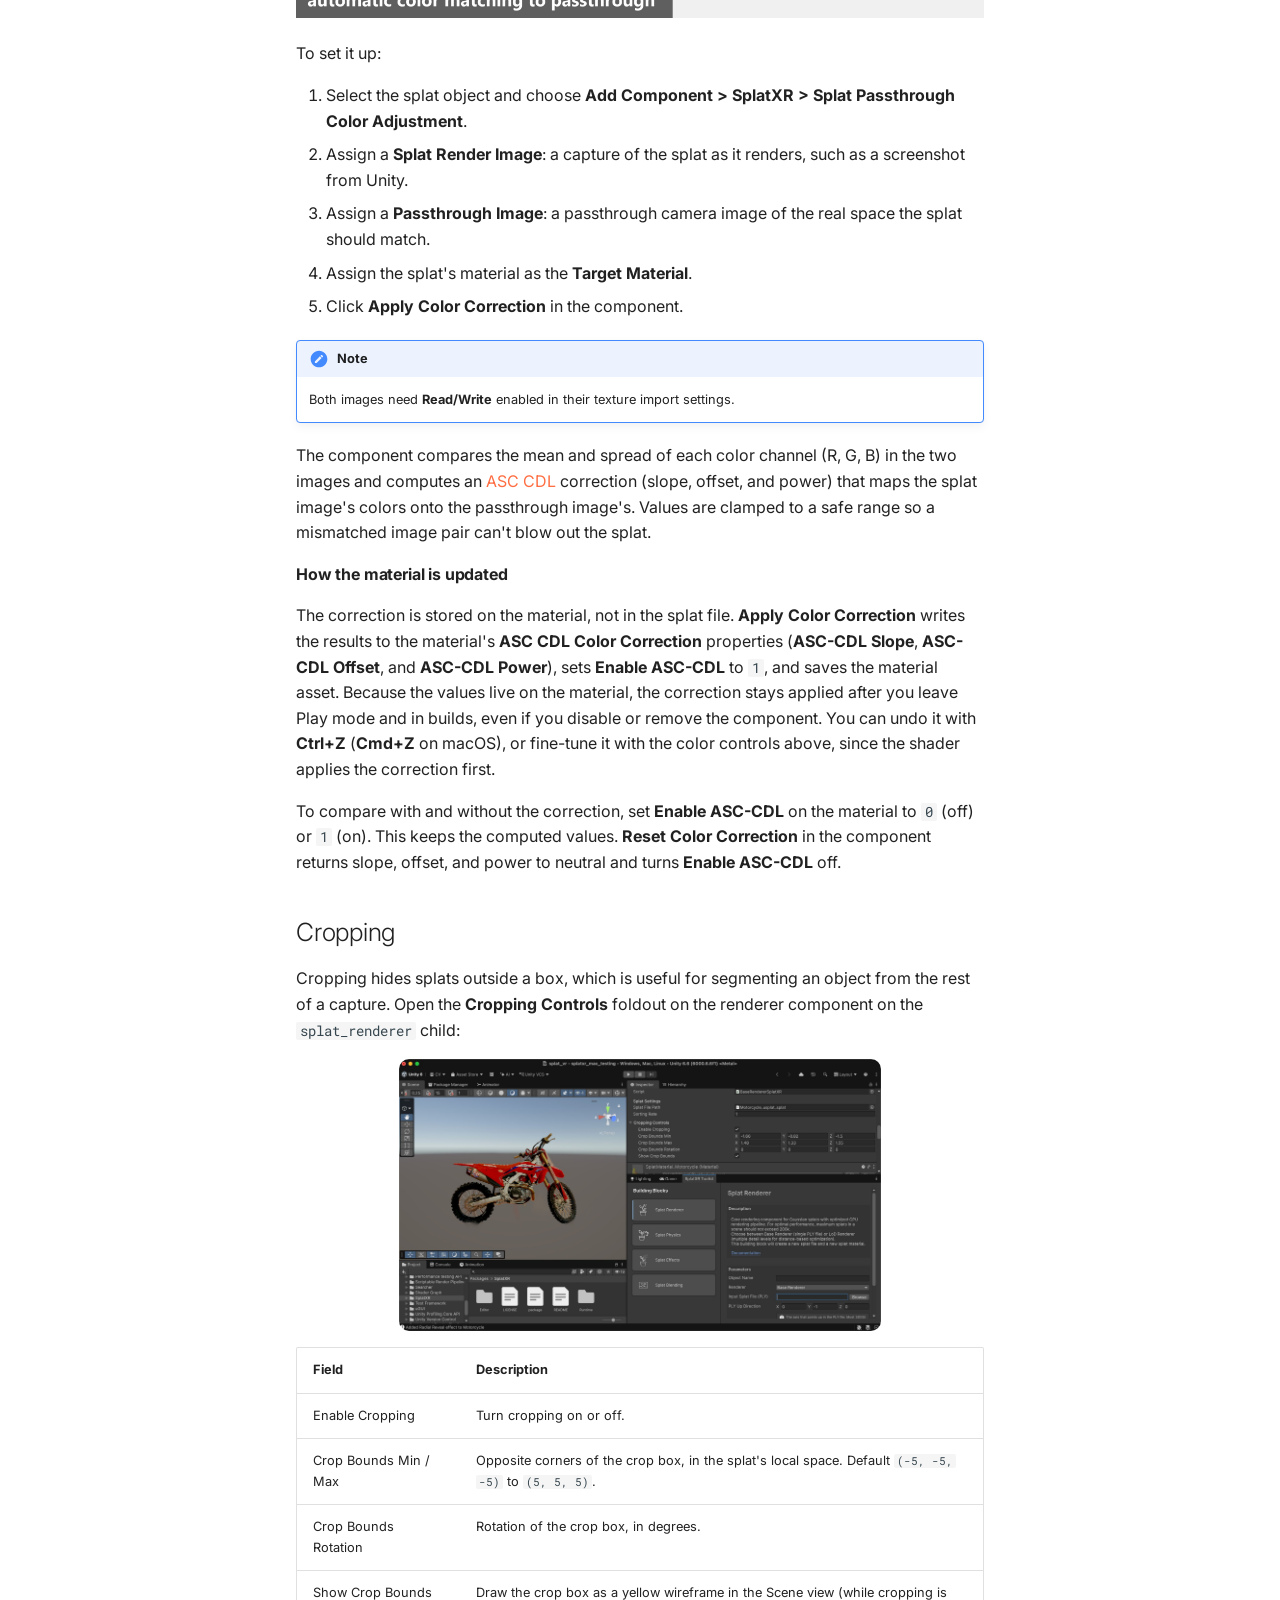
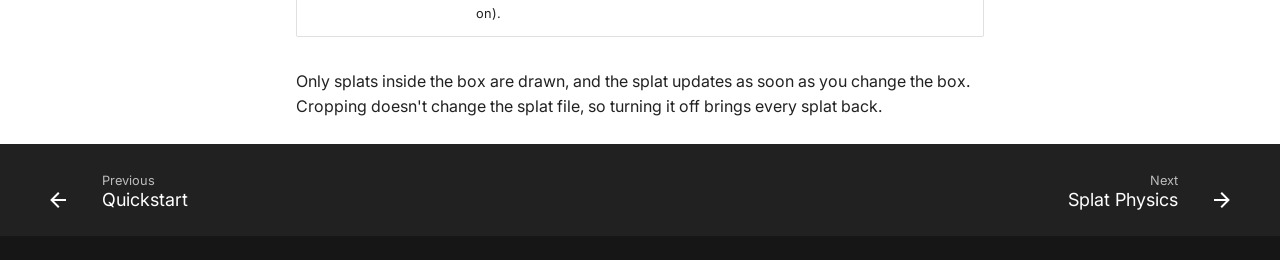
<file: docs/building-blocks/renderer.html>
<!doctype html>
<html lang="en" class="no-js">
  <head>
    
      <meta charset="utf-8">
      <meta name="viewport" content="width=device-width,initial-scale=1">
      
        <meta name="description" content="Documentation for SplatXR, an open-source Unity toolkit for multi-layered XR experiences with on-headset 3D Gaussian Splatting.">
      
      
      
        <link rel="canonical" href="https://splatxr.github.io/docs/building-blocks/renderer.html">
      
      
        <link rel="prev" href="../quickstart.html">
      
      
        <link rel="next" href="physics.html">
      
      
        
      
      
      <link rel="icon" href="../assets/favicon.svg">
      <meta name="generator" content="mkdocs-1.6.1, mkdocs-material-9.7.6">
    
    
      
        <title>Splat Renderer - SplatXR</title>
      
    
    
      <link rel="stylesheet" href="../assets/stylesheets/main.484c7ddc.min.css">
      
        
        <link rel="stylesheet" href="../assets/stylesheets/palette.ab4e12ef.min.css">
      
      


    
    
      
    
    
      
        
        
        <link rel="preconnect" href="https://fonts.gstatic.com" crossorigin>
        <link rel="stylesheet" href="https://fonts.googleapis.com/css?family=Inter:300,300i,400,400i,700,700i%7CRoboto+Mono:400,400i,700,700i&display=fallback">
        <style>:root{--md-text-font:"Inter";--md-code-font:"Roboto Mono"}</style>
      
    
    
      <link rel="stylesheet" href="../stylesheets/extra.css">
    
    <script>__md_scope=new URL("..",location),__md_hash=e=>[...e].reduce(((e,_)=>(e<<5)-e+_.charCodeAt(0)),0),__md_get=(e,_=localStorage,t=__md_scope)=>JSON.parse(_.getItem(t.pathname+"."+e)),__md_set=(e,_,t=localStorage,a=__md_scope)=>{try{t.setItem(a.pathname+"."+e,JSON.stringify(_))}catch(e){}}</script>
    
      

    
    
  </head>
  
  
    
    
    
    
    
    <body dir="ltr" data-md-color-scheme="default" data-md-color-primary="deep-orange" data-md-color-accent="red">
  
    
    <input class="md-toggle" data-md-toggle="drawer" type="checkbox" id="__drawer" autocomplete="off">
    <input class="md-toggle" data-md-toggle="search" type="checkbox" id="__search" autocomplete="off">
    <label class="md-overlay" for="__drawer"></label>
    <div data-md-component="skip">
      
        
        <a href="#splat-renderer" class="md-skip">
          Skip to content
        </a>
      
    </div>
    <div data-md-component="announce">
      
    </div>
    
    
      

  

<header class="md-header md-header--shadow" data-md-component="header">
  <nav class="md-header__inner md-grid" aria-label="Header">
    <a href="../../index.html" title="SplatXR" class="md-header__button md-logo" aria-label="SplatXR" data-md-component="logo">
      
  <img src="../assets/favicon.svg" alt="logo">

    </a>
    <label class="md-header__button md-icon" for="__drawer">
      
      <svg xmlns="http://www.w3.org/2000/svg" viewBox="0 0 24 24"><path d="M3 6h18v2H3zm0 5h18v2H3zm0 5h18v2H3z"/></svg>
    </label>
    <div class="md-header__title" data-md-component="header-title">
      <div class="md-header__ellipsis">
        <div class="md-header__topic">
          <span class="md-ellipsis">
            SplatXR
          </span>
        </div>
        <div class="md-header__topic" data-md-component="header-topic">
          <span class="md-ellipsis">
            
              Splat Renderer
            
          </span>
        </div>
      </div>
    </div>
    
      
    
    
    
    
      
      
        <label class="md-header__button md-icon" for="__search">
          
          <svg xmlns="http://www.w3.org/2000/svg" viewBox="0 0 24 24"><path d="M9.5 3A6.5 6.5 0 0 1 16 9.5c0 1.61-.59 3.09-1.56 4.23l.27.27h.79l5 5-1.5 1.5-5-5v-.79l-.27-.27A6.52 6.52 0 0 1 9.5 16 6.5 6.5 0 0 1 3 9.5 6.5 6.5 0 0 1 9.5 3m0 2C7 5 5 7 5 9.5S7 14 9.5 14 14 12 14 9.5 12 5 9.5 5"/></svg>
        </label>
        <div class="md-search" data-md-component="search" role="dialog">
  <label class="md-search__overlay" for="__search"></label>
  <div class="md-search__inner" role="search">
    <form class="md-search__form" name="search">
      <input type="text" class="md-search__input" name="query" aria-label="Search" placeholder="Search" autocapitalize="off" autocorrect="off" autocomplete="off" spellcheck="false" data-md-component="search-query" required>
      <label class="md-search__icon md-icon" for="__search">
        
        <svg xmlns="http://www.w3.org/2000/svg" viewBox="0 0 24 24"><path d="M9.5 3A6.5 6.5 0 0 1 16 9.5c0 1.61-.59 3.09-1.56 4.23l.27.27h.79l5 5-1.5 1.5-5-5v-.79l-.27-.27A6.52 6.52 0 0 1 9.5 16 6.5 6.5 0 0 1 3 9.5 6.5 6.5 0 0 1 9.5 3m0 2C7 5 5 7 5 9.5S7 14 9.5 14 14 12 14 9.5 12 5 9.5 5"/></svg>
        
        <svg xmlns="http://www.w3.org/2000/svg" viewBox="0 0 24 24"><path d="M20 11v2H8l5.5 5.5-1.42 1.42L4.16 12l7.92-7.92L13.5 5.5 8 11z"/></svg>
      </label>
      <nav class="md-search__options" aria-label="Search">
        
        <button type="reset" class="md-search__icon md-icon" title="Clear" aria-label="Clear" tabindex="-1">
          
          <svg xmlns="http://www.w3.org/2000/svg" viewBox="0 0 24 24"><path d="M19 6.41 17.59 5 12 10.59 6.41 5 5 6.41 10.59 12 5 17.59 6.41 19 12 13.41 17.59 19 19 17.59 13.41 12z"/></svg>
        </button>
      </nav>
      
        <div class="md-search__suggest" data-md-component="search-suggest"></div>
      
    </form>
    <div class="md-search__output">
      <div class="md-search__scrollwrap" tabindex="0" data-md-scrollfix>
        <div class="md-search-result" data-md-component="search-result">
          <div class="md-search-result__meta">
            Initializing search
          </div>
          <ol class="md-search-result__list" role="presentation"></ol>
        </div>
      </div>
    </div>
  </div>
</div>
      
    
    
      <div class="md-header__source">
        <a href="https://github.com/splatxr/SplatXR" title="Go to repository" class="md-source" data-md-component="source">
  <div class="md-source__icon md-icon">
    
    <svg xmlns="http://www.w3.org/2000/svg" viewBox="0 0 512 512"><!--! Font Awesome Free 7.1.0 by @fontawesome - https://fontawesome.com License - https://fontawesome.com/license/free (Icons: CC BY 4.0, Fonts: SIL OFL 1.1, Code: MIT License) Copyright 2025 Fonticons, Inc.--><path d="M173.9 397.4c0 2-2.3 3.6-5.2 3.6-3.3.3-5.6-1.3-5.6-3.6 0-2 2.3-3.6 5.2-3.6 3-.3 5.6 1.3 5.6 3.6m-31.1-4.5c-.7 2 1.3 4.3 4.3 4.9 2.6 1 5.6 0 6.2-2s-1.3-4.3-4.3-5.2c-2.6-.7-5.5.3-6.2 2.3m44.2-1.7c-2.9.7-4.9 2.6-4.6 4.9.3 2 2.9 3.3 5.9 2.6 2.9-.7 4.9-2.6 4.6-4.6-.3-1.9-3-3.2-5.9-2.9M252.8 8C114.1 8 8 113.3 8 252c0 110.9 69.8 205.8 169.5 239.2 12.8 2.3 17.3-5.6 17.3-12.1 0-6.2-.3-40.4-.3-61.4 0 0-70 15-84.7-29.8 0 0-11.4-29.1-27.8-36.6 0 0-22.9-15.7 1.6-15.4 0 0 24.9 2 38.6 25.8 21.9 38.6 58.6 27.5 72.9 20.9 2.3-16 8.8-27.1 16-33.7-55.9-6.2-112.3-14.3-112.3-110.5 0-27.5 7.6-41.3 23.6-58.9-2.6-6.5-11.1-33.3 2.6-67.9 20.9-6.5 69 27 69 27 20-5.6 41.5-8.5 62.8-8.5s42.8 2.9 62.8 8.5c0 0 48.1-33.6 69-27 13.7 34.7 5.2 61.4 2.6 67.9 16 17.7 25.8 31.5 25.8 58.9 0 96.5-58.9 104.2-114.8 110.5 9.2 7.9 17 22.9 17 46.4 0 33.7-.3 75.4-.3 83.6 0 6.5 4.6 14.4 17.3 12.1C436.2 457.8 504 362.9 504 252 504 113.3 391.5 8 252.8 8M105.2 352.9c-1.3 1-1 3.3.7 5.2 1.6 1.6 3.9 2.3 5.2 1 1.3-1 1-3.3-.7-5.2-1.6-1.6-3.9-2.3-5.2-1m-10.8-8.1c-.7 1.3.3 2.9 2.3 3.9 1.6 1 3.6.7 4.3-.7.7-1.3-.3-2.9-2.3-3.9-2-.6-3.6-.3-4.3.7m32.4 35.6c-1.6 1.3-1 4.3 1.3 6.2 2.3 2.3 5.2 2.6 6.5 1 1.3-1.3.7-4.3-1.3-6.2-2.2-2.3-5.2-2.6-6.5-1m-11.4-14.7c-1.6 1-1.6 3.6 0 5.9s4.3 3.3 5.6 2.3c1.6-1.3 1.6-3.9 0-6.2-1.4-2.3-4-3.3-5.6-2"/></svg>
  </div>
  <div class="md-source__repository">
    splatxr/SplatXR
  </div>
</a>
      </div>
    
  </nav>
  
</header>
    
    <div class="md-container" data-md-component="container">
      
      
        
          
        
      
      <main class="md-main" data-md-component="main">
        <div class="md-main__inner md-grid">
          
            
              
              <div class="md-sidebar md-sidebar--primary" data-md-component="sidebar" data-md-type="navigation" >
                <div class="md-sidebar__scrollwrap">
                  <div class="md-sidebar__inner">
                    



<nav class="md-nav md-nav--primary" aria-label="Navigation" data-md-level="0">
  <label class="md-nav__title" for="__drawer">
    <a href="../../index.html" title="SplatXR" class="md-nav__button md-logo" aria-label="SplatXR" data-md-component="logo">
      
  <img src="../assets/favicon.svg" alt="logo">

    </a>
    SplatXR
  </label>
  
    <div class="md-nav__source">
      <a href="https://github.com/splatxr/SplatXR" title="Go to repository" class="md-source" data-md-component="source">
  <div class="md-source__icon md-icon">
    
    <svg xmlns="http://www.w3.org/2000/svg" viewBox="0 0 512 512"><!--! Font Awesome Free 7.1.0 by @fontawesome - https://fontawesome.com License - https://fontawesome.com/license/free (Icons: CC BY 4.0, Fonts: SIL OFL 1.1, Code: MIT License) Copyright 2025 Fonticons, Inc.--><path d="M173.9 397.4c0 2-2.3 3.6-5.2 3.6-3.3.3-5.6-1.3-5.6-3.6 0-2 2.3-3.6 5.2-3.6 3-.3 5.6 1.3 5.6 3.6m-31.1-4.5c-.7 2 1.3 4.3 4.3 4.9 2.6 1 5.6 0 6.2-2s-1.3-4.3-4.3-5.2c-2.6-.7-5.5.3-6.2 2.3m44.2-1.7c-2.9.7-4.9 2.6-4.6 4.9.3 2 2.9 3.3 5.9 2.6 2.9-.7 4.9-2.6 4.6-4.6-.3-1.9-3-3.2-5.9-2.9M252.8 8C114.1 8 8 113.3 8 252c0 110.9 69.8 205.8 169.5 239.2 12.8 2.3 17.3-5.6 17.3-12.1 0-6.2-.3-40.4-.3-61.4 0 0-70 15-84.7-29.8 0 0-11.4-29.1-27.8-36.6 0 0-22.9-15.7 1.6-15.4 0 0 24.9 2 38.6 25.8 21.9 38.6 58.6 27.5 72.9 20.9 2.3-16 8.8-27.1 16-33.7-55.9-6.2-112.3-14.3-112.3-110.5 0-27.5 7.6-41.3 23.6-58.9-2.6-6.5-11.1-33.3 2.6-67.9 20.9-6.5 69 27 69 27 20-5.6 41.5-8.5 62.8-8.5s42.8 2.9 62.8 8.5c0 0 48.1-33.6 69-27 13.7 34.7 5.2 61.4 2.6 67.9 16 17.7 25.8 31.5 25.8 58.9 0 96.5-58.9 104.2-114.8 110.5 9.2 7.9 17 22.9 17 46.4 0 33.7-.3 75.4-.3 83.6 0 6.5 4.6 14.4 17.3 12.1C436.2 457.8 504 362.9 504 252 504 113.3 391.5 8 252.8 8M105.2 352.9c-1.3 1-1 3.3.7 5.2 1.6 1.6 3.9 2.3 5.2 1 1.3-1 1-3.3-.7-5.2-1.6-1.6-3.9-2.3-5.2-1m-10.8-8.1c-.7 1.3.3 2.9 2.3 3.9 1.6 1 3.6.7 4.3-.7.7-1.3-.3-2.9-2.3-3.9-2-.6-3.6-.3-4.3.7m32.4 35.6c-1.6 1.3-1 4.3 1.3 6.2 2.3 2.3 5.2 2.6 6.5 1 1.3-1.3.7-4.3-1.3-6.2-2.2-2.3-5.2-2.6-6.5-1m-11.4-14.7c-1.6 1-1.6 3.6 0 5.9s4.3 3.3 5.6 2.3c1.6-1.3 1.6-3.9 0-6.2-1.4-2.3-4-3.3-5.6-2"/></svg>
  </div>
  <div class="md-source__repository">
    splatxr/SplatXR
  </div>
</a>
    </div>
  
  <ul class="md-nav__list" data-md-scrollfix>
    
      
      
  
  
  
  
    
    
    
    
      
        
        
      
    
    
    <li class="md-nav__item md-nav__item--section md-nav__item--nested">
      
        
        
        <input class="md-nav__toggle md-toggle " type="checkbox" id="__nav_1" >
        
          
          <label class="md-nav__link" for="__nav_1" id="__nav_1_label" tabindex="">
            
  
  
  <span class="md-ellipsis">
    
  
    Getting Started
  

    
  </span>
  
  

            <span class="md-nav__icon md-icon"></span>
          </label>
        
        <nav class="md-nav" data-md-level="1" aria-labelledby="__nav_1_label" aria-expanded="false">
          <label class="md-nav__title" for="__nav_1">
            <span class="md-nav__icon md-icon"></span>
            
  
    Getting Started
  

          </label>
          <ul class="md-nav__list" data-md-scrollfix>
            
              
                
  
  
  
  
    <li class="md-nav__item">
      <a href="../index.html" class="md-nav__link">
        
  
  
  <span class="md-ellipsis">
    
  
    Overview
  

    
  </span>
  
  

      </a>
    </li>
  

              
            
              
                
  
  
  
  
    <li class="md-nav__item">
      <a href="../installation.html" class="md-nav__link">
        
  
  
  <span class="md-ellipsis">
    
  
    Installation
  

    
  </span>
  
  

      </a>
    </li>
  

              
            
              
                
  
  
  
  
    <li class="md-nav__item">
      <a href="../quickstart.html" class="md-nav__link">
        
  
  
  <span class="md-ellipsis">
    
  
    Quickstart
  

    
  </span>
  
  

      </a>
    </li>
  

              
            
          </ul>
        </nav>
      
    </li>
  

    
      
      
  
  
    
  
  
  
    
    
    
    
      
        
        
      
    
    
    <li class="md-nav__item md-nav__item--active md-nav__item--section md-nav__item--nested">
      
        
        
        <input class="md-nav__toggle md-toggle " type="checkbox" id="__nav_2" checked>
        
          
          <label class="md-nav__link" for="__nav_2" id="__nav_2_label" tabindex="">
            
  
  
  <span class="md-ellipsis">
    
  
    Building Blocks
  

    
  </span>
  
  

            <span class="md-nav__icon md-icon"></span>
          </label>
        
        <nav class="md-nav" data-md-level="1" aria-labelledby="__nav_2_label" aria-expanded="true">
          <label class="md-nav__title" for="__nav_2">
            <span class="md-nav__icon md-icon"></span>
            
  
    Building Blocks
  

          </label>
          <ul class="md-nav__list" data-md-scrollfix>
            
              
                
  
  
    
  
  
  
    <li class="md-nav__item md-nav__item--active">
      
      <input class="md-nav__toggle md-toggle" type="checkbox" id="__toc">
      
      
        
      
      
        <label class="md-nav__link md-nav__link--active" for="__toc">
          
  
  
  <span class="md-ellipsis">
    
  
    Splat Renderer
  

    
  </span>
  
  

          <span class="md-nav__icon md-icon"></span>
        </label>
      
      <a href="renderer.html" class="md-nav__link md-nav__link--active">
        
  
  
  <span class="md-ellipsis">
    
  
    Splat Renderer
  

    
  </span>
  
  

      </a>
      
        

<nav class="md-nav md-nav--secondary" aria-label="Table of contents">
  
  
  
    
  
  
    <label class="md-nav__title" for="__toc">
      <span class="md-nav__icon md-icon"></span>
      Table of contents
    </label>
    <ul class="md-nav__list" data-md-component="toc" data-md-scrollfix>
      
        <li class="md-nav__item">
  <a href="#purpose" class="md-nav__link">
    <span class="md-ellipsis">
      
        Purpose
      
    </span>
  </a>
  
</li>
      
        <li class="md-nav__item">
  <a href="#parameters" class="md-nav__link">
    <span class="md-ellipsis">
      
        Parameters
      
    </span>
  </a>
  
</li>
      
        <li class="md-nav__item">
  <a href="#usage" class="md-nav__link">
    <span class="md-ellipsis">
      
        Usage
      
    </span>
  </a>
  
    <nav class="md-nav" aria-label="Usage">
      <ul class="md-nav__list">
        
          <li class="md-nav__item">
  <a href="#lod-distances" class="md-nav__link">
    <span class="md-ellipsis">
      
        LoD distances
      
    </span>
  </a>
  
</li>
        
          <li class="md-nav__item">
  <a href="#splat-file-format" class="md-nav__link">
    <span class="md-ellipsis">
      
        Splat file format
      
    </span>
  </a>
  
</li>
        
      </ul>
    </nav>
  
</li>
      
        <li class="md-nav__item">
  <a href="#material-and-color-controls" class="md-nav__link">
    <span class="md-ellipsis">
      
        Material and Color Controls
      
    </span>
  </a>
  
    <nav class="md-nav" aria-label="Material and Color Controls">
      <ul class="md-nav__list">
        
          <li class="md-nav__item">
  <a href="#auto-color-correction-with-passthrough" class="md-nav__link">
    <span class="md-ellipsis">
      
        Auto color correction with passthrough
      
    </span>
  </a>
  
    <nav class="md-nav" aria-label="Auto color correction with passthrough">
      <ul class="md-nav__list">
        
          <li class="md-nav__item">
  <a href="#how-the-material-is-updated" class="md-nav__link">
    <span class="md-ellipsis">
      
        How the material is updated
      
    </span>
  </a>
  
</li>
        
      </ul>
    </nav>
  
</li>
        
      </ul>
    </nav>
  
</li>
      
        <li class="md-nav__item">
  <a href="#cropping" class="md-nav__link">
    <span class="md-ellipsis">
      
        Cropping
      
    </span>
  </a>
  
</li>
      
    </ul>
  
</nav>
      
    </li>
  

              
            
              
                
  
  
  
  
    <li class="md-nav__item">
      <a href="physics.html" class="md-nav__link">
        
  
  
  <span class="md-ellipsis">
    
  
    Splat Physics
  

    
  </span>
  
  

      </a>
    </li>
  

              
            
              
                
  
  
  
  
    <li class="md-nav__item">
      <a href="effects.html" class="md-nav__link">
        
  
  
  <span class="md-ellipsis">
    
  
    Splat Effects
  

    
  </span>
  
  

      </a>
    </li>
  

              
            
              
                
  
  
  
  
    <li class="md-nav__item">
      <a href="blending.html" class="md-nav__link">
        
  
  
  <span class="md-ellipsis">
    
  
    Splat Blending
  

    
  </span>
  
  

      </a>
    </li>
  

              
            
          </ul>
        </nav>
      
    </li>
  

    
      
      
  
  
  
  
    
    
    
    
      
        
        
      
    
    
    <li class="md-nav__item md-nav__item--section md-nav__item--nested">
      
        
        
        <input class="md-nav__toggle md-toggle " type="checkbox" id="__nav_3" >
        
          
          <label class="md-nav__link" for="__nav_3" id="__nav_3_label" tabindex="">
            
  
  
  <span class="md-ellipsis">
    
  
    Reference
  

    
  </span>
  
  

            <span class="md-nav__icon md-icon"></span>
          </label>
        
        <nav class="md-nav" data-md-level="1" aria-labelledby="__nav_3_label" aria-expanded="false">
          <label class="md-nav__title" for="__nav_3">
            <span class="md-nav__icon md-icon"></span>
            
  
    Reference
  

          </label>
          <ul class="md-nav__list" data-md-scrollfix>
            
              
                
  
  
  
  
    <li class="md-nav__item">
      <a href="../faq.html" class="md-nav__link">
        
  
  
  <span class="md-ellipsis">
    
  
    FAQ / Known Issues
  

    
  </span>
  
  

      </a>
    </li>
  

              
            
          </ul>
        </nav>
      
    </li>
  

    
  </ul>
</nav>
                  </div>
                </div>
              </div>
            
            
              
              <div class="md-sidebar md-sidebar--secondary" data-md-component="sidebar" data-md-type="toc" >
                <div class="md-sidebar__scrollwrap">
                  <div class="md-sidebar__inner">
                    

<nav class="md-nav md-nav--secondary" aria-label="Table of contents">
  
  
  
    
  
  
    <label class="md-nav__title" for="__toc">
      <span class="md-nav__icon md-icon"></span>
      Table of contents
    </label>
    <ul class="md-nav__list" data-md-component="toc" data-md-scrollfix>
      
        <li class="md-nav__item">
  <a href="#purpose" class="md-nav__link">
    <span class="md-ellipsis">
      
        Purpose
      
    </span>
  </a>
  
</li>
      
        <li class="md-nav__item">
  <a href="#parameters" class="md-nav__link">
    <span class="md-ellipsis">
      
        Parameters
      
    </span>
  </a>
  
</li>
      
        <li class="md-nav__item">
  <a href="#usage" class="md-nav__link">
    <span class="md-ellipsis">
      
        Usage
      
    </span>
  </a>
  
    <nav class="md-nav" aria-label="Usage">
      <ul class="md-nav__list">
        
          <li class="md-nav__item">
  <a href="#lod-distances" class="md-nav__link">
    <span class="md-ellipsis">
      
        LoD distances
      
    </span>
  </a>
  
</li>
        
          <li class="md-nav__item">
  <a href="#splat-file-format" class="md-nav__link">
    <span class="md-ellipsis">
      
        Splat file format
      
    </span>
  </a>
  
</li>
        
      </ul>
    </nav>
  
</li>
      
        <li class="md-nav__item">
  <a href="#material-and-color-controls" class="md-nav__link">
    <span class="md-ellipsis">
      
        Material and Color Controls
      
    </span>
  </a>
  
    <nav class="md-nav" aria-label="Material and Color Controls">
      <ul class="md-nav__list">
        
          <li class="md-nav__item">
  <a href="#auto-color-correction-with-passthrough" class="md-nav__link">
    <span class="md-ellipsis">
      
        Auto color correction with passthrough
      
    </span>
  </a>
  
    <nav class="md-nav" aria-label="Auto color correction with passthrough">
      <ul class="md-nav__list">
        
          <li class="md-nav__item">
  <a href="#how-the-material-is-updated" class="md-nav__link">
    <span class="md-ellipsis">
      
        How the material is updated
      
    </span>
  </a>
  
</li>
        
      </ul>
    </nav>
  
</li>
        
      </ul>
    </nav>
  
</li>
      
        <li class="md-nav__item">
  <a href="#cropping" class="md-nav__link">
    <span class="md-ellipsis">
      
        Cropping
      
    </span>
  </a>
  
</li>
      
    </ul>
  
</nav>
                  </div>
                </div>
              </div>
            
          
          
            <div class="md-content" data-md-component="content">
              
              <article class="md-content__inner md-typeset">
                
                  


  
  


<h1 id="splat-renderer">Splat Renderer<a class="headerlink" href="#splat-renderer" title="Permanent link">&para;</a></h1>
<p>Core rendering component for displaying Gaussian splats with our stand-alone on-device rendering pipeline.</p>
<div class="image-grid">
<p><a href="../images/splat_renderer_editor.jpg"><img alt="Splat Renderer block in the Unity Editor, rendering a LEGO bulldozer splat" src="../images/splat_renderer_editor.jpg" /></a></p>
<p><a href="../images/splat_renderer_library.jpg"><img alt="Splat Renderer block in the Unity Editor, rendering a library scene splat" src="../images/splat_renderer_library.jpg" /></a></p>
</div>
<h2 id="purpose">Purpose<a class="headerlink" href="#purpose" title="Permanent link">&para;</a></h2>
<p>This is the foundational building block for splat rendering. Maximum recommended splat count per scene is under <strong>200k</strong> for optimal performance, but this may vary depending on target hardware.</p>
<h2 id="parameters">Parameters<a class="headerlink" href="#parameters" title="Permanent link">&para;</a></h2>
<table>
<thead>
<tr>
<th>Parameter</th>
<th>Description</th>
</tr>
</thead>
<tbody>
<tr>
<td>Object Name</td>
<td>Name for the splat GameObject.</td>
</tr>
<tr>
<td>Renderer</td>
<td>Choose between <strong>Base Renderer</strong> (single PLY file) or <strong>LoD Renderer</strong> (multiple detail levels for distance-based optimization).</td>
</tr>
<tr>
<td>Input Splat File (PLY)</td>
<td><em>(Base Renderer)</em> Path to the splat <code>.ply</code> file.</td>
</tr>
<tr>
<td>High / Medium / Low Detail Splat</td>
<td><em>(LoD Renderer)</em> Paths to different detail level PLY files.</td>
</tr>
<tr>
<td>PLY Up Direction</td>
<td>The axis that points up in the PLY file, used to stand the splat upright on import. Default <code>(0, -1, 0)</code> (Y-down), which fits most 3DGS/COLMAP splats. Use <code>(0, 1, 0)</code> for Y-up, <code>(0, 0, 1)</code> for Z-up, or <code>(1, 0, 0)</code> for X-up.</td>
</tr>
</tbody>
</table>
<h2 id="usage">Usage<a class="headerlink" href="#usage" title="Permanent link">&para;</a></h2>
<p>Start with <strong>Base Renderer</strong> for single splats. Use <strong>LoD Renderer</strong> when working with large scenes where different detail levels are needed at varying distances to maintain performance.</p>
<p>The building block creates a parent GameObject (named after <strong>Object Name</strong>) with a <code>splat_renderer</code> child that holds the renderer component and draws the splat. Move, rotate, or scale the parent rather than the child.</p>
<div class="admonition tip">
<p class="admonition-title">Tip</p>
<p>If the editor slows down while an LoD Renderer splat is selected, turn off <strong>Gizmos &gt; Selection Outline</strong> in the Scene view. Base Renderer splats turn the outline off automatically while selected. See the <a href="../faq.html#possible-slow-down-in-in-editor-viewing">FAQ</a> for more details.</p>
</div>
<div class="admonition warning">
<p class="admonition-title">Splats sort for one camera at a time in the editor</p>
<p>Outside Play mode, splats are sorted for the Scene view camera, so they can look unsorted in the Game view, with back splats drawn over front ones. In Play mode it's the reverse: the Game view is sorted and the Scene view isn't. This only happens in the editor. Built apps sort splats correctly. See the <a href="../faq.html#splats-look-unsorted-in-the-game-view-while-editing">FAQ</a> for more details.</p>
</div>
<h3 id="lod-distances">LoD distances<a class="headerlink" href="#lod-distances" title="Permanent link">&para;</a></h3>
<p>The LoD Renderer draws one detail level per distance band from the camera. By default, it draws High up to 2 m away, Medium from 2 m to 5 m, and Low beyond 5 m. Change these distances with <strong>Lod Distance High</strong> and <strong>Lod Distance Medium</strong> on the <code>LoDRendererSplatXR</code> component of the <code>splat_renderer</code> child.</p>
<p>You don't need all three files. If a level has no file, its band falls back to the next coarser level that has one, then to a finer one. For example, with only High and Low assigned, the 2–5 m band uses Low. Removing a file from a level in the Inspector stops that level from rendering.</p>
<p>To see which level is drawn where, turn on <strong>Enable LOD Debug Coloring</strong> on the same component. High-detail splats keep their colors, medium-detail splats are tinted blue, and low-detail splats are tinted red.</p>
<h3 id="splat-file-format">Splat file format<a class="headerlink" href="#splat-file-format" title="Permanent link">&para;</a></h3>
<p>The toolkit converts each <code>.ply</code> into a <code>usplat</code> CSV file in <code>Assets/Resources/Usplats</code> and assigns it to the renderer. Each line holds one splat's position, opacity, color, and covariance. Malformed lines are skipped with a warning in the Console.</p>
<h2 id="material-and-color-controls">Material and Color Controls<a class="headerlink" href="#material-and-color-controls" title="Permanent link">&para;</a></h2>
<p>Each splat gets its own material, saved as <code>Assets/Materials/SplatMaterials/SplatMaterial_&lt;Object Name&gt;.mat</code> and assigned to the <code>splat_renderer</code> child. It uses the <code>SplatXR/SplatShader</code> shader. Editing it changes only that splat, and the original splat file isn't modified.</p>
<p>Select the material (or the <code>splat_renderer</code> child) to adjust its photometric properties in the Inspector: <strong>Color Tint</strong>, <strong>Brightness</strong>, <strong>Contrast</strong>, <strong>Saturation</strong>, <strong>Temperature</strong> (cool to warm), and <strong>Transparency</strong>. <strong>Scale Factor</strong> scales the splat's size. At their defaults (white tint, <code>0</code> temperature, everything else <code>1</code>), the splat looks unchanged.</p>
<p>The shader applies them in this order: color correction (below), tint, temperature, saturation, then contrast and brightness.</p>
<div class="admonition note">
<p class="admonition-title">Fixing draw order between splats</p>
<p>Splats within one object are sorted automatically, but separate splat objects (and other transparent objects) are drawn in the order of their material's <strong>Render Queue</strong>. If one splat incorrectly shows through or covers another, change the <strong>Render Queue</strong> at the bottom of the splat material's Inspector. Materials with a higher value are drawn later, on top of lower ones. New splat materials start at <code>3001</code>, just after Unity's default transparent queue (<code>3000</code>).</p>
</div>
<h3 id="auto-color-correction-with-passthrough">Auto color correction with passthrough<a class="headerlink" href="#auto-color-correction-with-passthrough" title="Permanent link">&para;</a></h3>
<p>A splat captured at a different time or under different lighting often looks off next to the real room seen through passthrough. The <strong>Splat Passthrough Color Adjustment</strong> component (<code>SplatPassthroughColorAdjustment</code>) matches the splat's colors to the real environment.</p>
<p><img alt="A splat render and a passthrough frame of the same room are combined by an ASC CDL color match to produce a color-matched splat, with RGB histograms under each image" src="../images/renderer_auto_color_match.png" /></p>
<p>To set it up:</p>
<ol>
<li>Select the splat object and choose <strong>Add Component &gt; SplatXR &gt; Splat Passthrough Color Adjustment</strong>.</li>
<li>Assign a <strong>Splat Render Image</strong>: a capture of the splat as it renders, such as a screenshot from Unity.</li>
<li>Assign a <strong>Passthrough Image</strong>: a passthrough camera image of the real space the splat should match.</li>
<li>Assign the splat's material as the <strong>Target Material</strong>.</li>
<li>Click <strong>Apply Color Correction</strong> in the component.</li>
</ol>
<div class="admonition note">
<p class="admonition-title">Note</p>
<p>Both images need <strong>Read/Write</strong> enabled in their texture import settings.</p>
</div>
<p>The component compares the mean and spread of each color channel (R, G, B) in the two images and computes an <a href="https://en.wikipedia.org/wiki/ASC_CDL">ASC CDL</a> correction (slope, offset, and power) that maps the splat image's colors onto the passthrough image's. Values are clamped to a safe range so a mismatched image pair can't blow out the splat.</p>
<h4 id="how-the-material-is-updated">How the material is updated<a class="headerlink" href="#how-the-material-is-updated" title="Permanent link">&para;</a></h4>
<p>The correction is stored on the material, not in the splat file. <strong>Apply Color Correction</strong> writes the results to the material's <strong>ASC CDL Color Correction</strong> properties (<strong>ASC-CDL Slope</strong>, <strong>ASC-CDL Offset</strong>, and <strong>ASC-CDL Power</strong>), sets <strong>Enable ASC-CDL</strong> to <code>1</code>, and saves the material asset. Because the values live on the material, the correction stays applied after you leave Play mode and in builds, even if you disable or remove the component. You can undo it with <strong>Ctrl+Z</strong> (<strong>Cmd+Z</strong> on macOS), or fine-tune it with the color controls above, since the shader applies the correction first.</p>
<p>To compare with and without the correction, set <strong>Enable ASC-CDL</strong> on the material to <code>0</code> (off) or <code>1</code> (on). This keeps the computed values. <strong>Reset Color Correction</strong> in the component returns slope, offset, and power to neutral and turns <strong>Enable ASC-CDL</strong> off.</p>
<h2 id="cropping">Cropping<a class="headerlink" href="#cropping" title="Permanent link">&para;</a></h2>
<p>Cropping hides splats outside a box, which is useful for segmenting an object from the rest of a capture. Open the <strong>Cropping Controls</strong> foldout on the renderer component on the <code>splat_renderer</code> child:</p>
<p><img alt="Cropping Controls in the Inspector, cropping a motorcycle splat" src="../images/splat_cropping.jpg" /></p>
<table>
<thead>
<tr>
<th>Field</th>
<th>Description</th>
</tr>
</thead>
<tbody>
<tr>
<td>Enable Cropping</td>
<td>Turn cropping on or off.</td>
</tr>
<tr>
<td>Crop Bounds Min / Max</td>
<td>Opposite corners of the crop box, in the splat's local space. Default <code>(-5, -5, -5)</code> to <code>(5, 5, 5)</code>.</td>
</tr>
<tr>
<td>Crop Bounds Rotation</td>
<td>Rotation of the crop box, in degrees.</td>
</tr>
<tr>
<td>Show Crop Bounds</td>
<td>Draw the crop box as a yellow wireframe in the Scene view (while cropping is on).</td>
</tr>
</tbody>
</table>
<p>Only splats inside the box are drawn, and the splat updates as soon as you change the box. Cropping doesn't change the splat file, so turning it off brings every splat back.</p>












                
              </article>
            </div>
          
          
<script>var target=document.getElementById(location.hash.slice(1));target&&target.name&&(target.checked=target.name.startsWith("__tabbed_"))</script>
        </div>
        
          <button type="button" class="md-top md-icon" data-md-component="top" hidden>
  
  <svg xmlns="http://www.w3.org/2000/svg" viewBox="0 0 24 24"><path d="M13 20h-2V8l-5.5 5.5-1.42-1.42L12 4.16l7.92 7.92-1.42 1.42L13 8z"/></svg>
  Back to top
</button>
        
      </main>
      
        <footer class="md-footer">
  
    
      
      <nav class="md-footer__inner md-grid" aria-label="Footer" >
        
          
          <a href="../quickstart.html" class="md-footer__link md-footer__link--prev" aria-label="Previous: Quickstart">
            <div class="md-footer__button md-icon">
              
              <svg xmlns="http://www.w3.org/2000/svg" viewBox="0 0 24 24"><path d="M20 11v2H8l5.5 5.5-1.42 1.42L4.16 12l7.92-7.92L13.5 5.5 8 11z"/></svg>
            </div>
            <div class="md-footer__title">
              <span class="md-footer__direction">
                Previous
              </span>
              <div class="md-ellipsis">
                Quickstart
              </div>
            </div>
          </a>
        
        
          
          <a href="physics.html" class="md-footer__link md-footer__link--next" aria-label="Next: Splat Physics">
            <div class="md-footer__title">
              <span class="md-footer__direction">
                Next
              </span>
              <div class="md-ellipsis">
                Splat Physics
              </div>
            </div>
            <div class="md-footer__button md-icon">
              
              <svg xmlns="http://www.w3.org/2000/svg" viewBox="0 0 24 24"><path d="M4 11v2h12l-5.5 5.5 1.42 1.42L19.84 12l-7.92-7.92L10.5 5.5 16 11z"/></svg>
            </div>
          </a>
        
      </nav>
    
  
  <div class="md-footer-meta md-typeset">
    <div class="md-footer-meta__inner md-grid">
      <div class="md-copyright">
  
  
</div>
      
    </div>
  </div>
</footer>
      
    </div>
    <div class="md-dialog" data-md-component="dialog">
      <div class="md-dialog__inner md-typeset"></div>
    </div>
    
    
    
      
      
      <script id="__config" type="application/json">{"annotate": null, "base": "..", "features": ["navigation.sections", "navigation.top", "navigation.footer", "toc.follow", "search.suggest", "search.highlight", "content.code.copy"], "search": "../assets/javascripts/workers/search.2c215733.min.js", "tags": null, "translations": {"clipboard.copied": "Copied to clipboard", "clipboard.copy": "Copy to clipboard", "search.result.more.one": "1 more on this page", "search.result.more.other": "# more on this page", "search.result.none": "No matching documents", "search.result.one": "1 matching document", "search.result.other": "# matching documents", "search.result.placeholder": "Type to start searching", "search.result.term.missing": "Missing", "select.version": "Select version"}, "version": null}</script>
    
    
      <script src="../assets/javascripts/bundle.79ae519e.min.js"></script>
      
    
  </body>
</html>
</file>
<file: static/css/theme.css>
/* ============================================================
   SplatXR shared theme — orange/red palette, used by home + docs
   ============================================================ */

:root {
  --sx-orange: #ff6a3d;
  --sx-orange-dark: #e8501f;
  --sx-red: #e0293e;
  --sx-red-dark: #b71c2b;
  --sx-gradient: linear-gradient(135deg, #ff9558 0%, #ff5f3d 45%, #e0293e 100%);
  --sx-bg-gradient: linear-gradient(180deg, #ffffff 0%, #fffaf6 35%, #fff2e6 100%);
  --sx-text: #2b1c14;
  --sx-text-light: #6b5a4e;
  --sx-border: #ffe1cc;
  --sx-card-bg: rgba(255, 255, 255, 0.85);
  --sx-code-bg: #2b1c14;
}

* { box-sizing: border-box; }

html, body {
  background: var(--sx-bg-gradient);
  color: var(--sx-text);
  font-family: 'Inter', 'Noto Sans', -apple-system, BlinkMacSystemFont, sans-serif;
  min-height: 100vh;
}

a { color: var(--sx-red-dark); }
a:hover { color: var(--sx-orange-dark); }

::selection { background: var(--sx-orange); color: #fff; }

/* ---------- Top nav ---------- */
.sx-nav {
  position: sticky;
  top: 0;
  z-index: 50;
  display: flex;
  align-items: center;
  justify-content: space-between;
  padding: 0.9rem 1.75rem;
  background: rgba(255, 255, 255, 0.72);
  backdrop-filter: blur(10px);
  border-bottom: 1px solid var(--sx-border);
}

.sx-nav-brand {
  display: flex;
  align-items: center;
  gap: 0.6rem;
  font-weight: 800;
  font-size: 1.25rem;
  letter-spacing: 0.02em;
  color: var(--sx-text) !important;
}

.sx-nav-brand img { height: 28px; width: 28px; }

.sx-nav-links {
  display: flex;
  align-items: center;
  gap: 1.6rem;
  font-weight: 600;
  font-size: 0.95rem;
}

.sx-nav-links a {
  color: var(--sx-text) !important;
  opacity: 0.85;
  transition: opacity 0.15s, color 0.15s;
}

.sx-nav-links a:hover { opacity: 1; color: var(--sx-orange-dark) !important; }

.sx-nav-links a.is-active { color: var(--sx-red-dark) !important; opacity: 1; }

.sx-nav-links .sx-nav-cta {
  background: var(--sx-gradient);
  color: #fff !important;
  padding: 0.45rem 1rem;
  border-radius: 999px;
  opacity: 1;
}

.sx-nav-links .sx-nav-cta:hover { color: #fff !important; }

.sx-nav-burger {
  display: none;
  cursor: pointer;
  background: none;
  border: none;
  font-size: 1.4rem;
  color: var(--sx-text);
}

@media screen and (max-width: 768px) {
  .sx-nav-burger { display: block; }
  .sx-nav-links {
    position: absolute;
    top: 100%;
    left: 0;
    right: 0;
    flex-direction: column;
    align-items: flex-start;
    gap: 0.9rem;
    padding: 1rem 1.75rem 1.4rem;
    background: var(--sx-card-bg);
    border-bottom: 1px solid var(--sx-border);
    display: none;
  }
  .sx-nav-links.is-active { display: flex; }
}

/* ---------- Buttons ---------- */
.sx-btn {
  display: inline-flex;
  align-items: center;
  gap: 0.6rem;
  padding: 0.9rem 1.7rem;
  border-radius: 999px;
  font-weight: 700;
  font-size: 1.05rem;
  border: 2px solid transparent;
  transition: transform 0.15s ease, box-shadow 0.15s ease, background 0.15s ease;
  cursor: pointer;
}

.sx-btn:hover { transform: translateY(-2px); }

.sx-btn:focus { outline: none; }
.sx-btn:focus-visible { outline: 2px solid var(--sx-red-dark); outline-offset: 3px; }

.sx-btn-primary {
  background: var(--sx-gradient);
  color: #fff !important;
  box-shadow: none;
  border: none;
  padding: calc(0.9rem + 2px) calc(1.7rem + 2px);
}

.sx-btn-outline {
  background: var(--sx-card-bg);
  color: var(--sx-red-dark) !important;
  border-color: rgba(224, 41, 62, 0.28);
  box-shadow: none;
}

.sx-btn-outline:hover { border-color: var(--sx-red-dark); box-shadow: 0 4px 14px 0 rgba(224, 41, 62, 0.14); }

.sx-btn-small { padding: 0.5rem 1.1rem; font-size: 0.9rem; }

.sx-btn-disabled { cursor: default; }
.sx-btn-disabled:hover { transform: none; border-color: rgba(224, 41, 62, 0.28); box-shadow: none; }

/* ---------- Tooltip ---------- */
.sx-tooltip { position: relative; }

/* Lift the hovered element so its tooltip isn't hidden by later siblings
   (the hover transform on .sx-btn traps the pseudo-element's z-index). */
.sx-tooltip:hover,
.sx-tooltip:focus-visible { z-index: 30; }

.sx-tooltip::after {
  content: attr(data-tooltip);
  position: absolute;
  top: calc(100% + 0.55rem);
  left: 50%;
  transform: translateX(-50%) translateY(-4px);
  background: var(--sx-text);
  color: #fff;
  font-size: 0.75rem;
  font-weight: 700;
  letter-spacing: 0.01em;
  padding: 0.35rem 0.7rem;
  border-radius: 6px;
  white-space: nowrap;
  opacity: 0;
  visibility: hidden;
  pointer-events: none;
  transition: opacity 0.15s ease, transform 0.15s ease;
  z-index: 30;
}

.sx-tooltip::before {
  content: '';
  position: absolute;
  top: calc(100% + 0.25rem);
  left: 50%;
  transform: translateX(-50%) translateY(-4px);
  border: 5px solid transparent;
  border-bottom-color: var(--sx-text);
  opacity: 0;
  visibility: hidden;
  pointer-events: none;
  transition: opacity 0.15s ease, transform 0.15s ease;
  z-index: 30;
}

.sx-tooltip:hover::after,
.sx-tooltip:hover::before,
.sx-tooltip:focus-visible::after,
.sx-tooltip:focus-visible::before {
  opacity: 1;
  visibility: visible;
  transform: translateX(-50%) translateY(0);
}

/* ---------- Cards / sections ---------- */
.sx-card {
  background: var(--sx-card-bg);
  border: 1px solid var(--sx-border);
  border-radius: 18px;
  box-shadow: 0 4px 24px 0 rgba(224, 41, 62, 0.07);
  padding: 1.5rem;
}

.sx-eyebrow {
  display: inline-block;
  text-transform: uppercase;
  letter-spacing: 0.12em;
  font-size: 0.78rem;
  font-weight: 800;
  color: var(--sx-red-dark);
  margin-bottom: 0.5rem;
}

.sx-title-gradient {
  background: var(--sx-gradient);
  -webkit-background-clip: text;
  background-clip: text;
  color: transparent;
}

/* ---------- Placeholder media ---------- */
.sx-placeholder {
  display: flex;
  flex-direction: column;
  align-items: center;
  justify-content: center;
  gap: 0.6rem;
  width: 100%;
  aspect-ratio: 16 / 9;
  border-radius: 14px;
  border: 2px dashed var(--sx-border);
  background: repeating-linear-gradient(
    135deg,
    rgba(255, 106, 61, 0.06),
    rgba(255, 106, 61, 0.06) 10px,
    rgba(224, 41, 62, 0.06) 10px,
    rgba(224, 41, 62, 0.06) 20px
  );
  color: var(--sx-text-light);
  text-align: center;
  padding: 1rem;
}

.sx-placeholder i { font-size: 2rem; color: var(--sx-orange); opacity: 0.8; }
.sx-placeholder .sx-placeholder-title { font-weight: 700; color: var(--sx-text); }
.sx-placeholder .sx-placeholder-path {
  font-family: 'SFMono-Regular', Consolas, monospace;
  font-size: 0.78rem;
  background: rgba(0, 0, 0, 0.06);
  padding: 0.15rem 0.5rem;
  border-radius: 6px;
}

.sx-placeholder.sx-placeholder-square { aspect-ratio: 1 / 1; }

/* ---------- Code ---------- */
code, pre {
  font-family: 'SFMono-Regular', Consolas, 'Liberation Mono', Menlo, monospace;
}

pre {
  background: var(--sx-code-bg);
  color: #ffe7d9;
  border-radius: 12px;
  padding: 1rem 1.2rem;
  overflow-x: auto;
  font-size: 0.88rem;
  line-height: 1.55;
}

:not(pre) > code {
  background: rgba(224, 41, 62, 0.09);
  color: var(--sx-red-dark);
  border-radius: 5px;
  padding: 0.1rem 0.4rem;
  font-size: 0.88em;
}

/* ---------- Footer ---------- */
.sx-footer {
  margin-top: 3rem;
  padding: 2.2rem 1.75rem 2.5rem;
  background: linear-gradient(90deg, #ffceb0 0%, #ffe3d1 100%);
  border-top: 1px solid var(--sx-border);
  color: #3a241a;
}

.sx-footer a { color: inherit; font-weight: 600; text-decoration: underline; }

.sx-footer p {
  font-size: 0.8rem;
  font-weight: 400;
  opacity: 0.85;
}

.sx-footer p a { font-weight: 400; }

.sx-footer-links {
  display: flex;
  flex-wrap: wrap;
  gap: 0.75rem;
  margin-bottom: 1rem;
}
</file>
<file: static/css/index.css>
/* SplatXR homepage styles (loads after theme.css) */

.sx-hero {
  padding: 3.5rem 1.75rem 2.5rem;
  text-align: center;
}

.sx-hero-badge {
  display: inline-flex;
  align-items: center;
  gap: 0.4rem;
  background: var(--sx-card-bg);
  border: 1px solid rgba(224, 41, 62, 0.28);
  color: var(--sx-red-dark) !important;
  font-weight: 700;
  font-size: 0.82rem;
  letter-spacing: 0.03em;
  padding: 0.35rem 0.9rem;
  border-radius: 999px;
  margin-top: 1.1rem;
  text-decoration: none !important;
  transition: border-color 0.15s ease, box-shadow 0.15s ease;
}

.sx-hero-badge:hover {
  border-color: var(--sx-red-dark);
  box-shadow: 0 4px 14px 0 rgba(224, 41, 62, 0.14);
}

.sx-hero h1.sx-title {
  font-size: 3.4rem;
  font-weight: 900;
  letter-spacing: -0.01em;
  line-height: 1.05;
  margin-bottom: 0.6rem;
}

.sx-hero h2.sx-subtitle {
  font-size: 1.35rem;
  font-weight: 500;
  color: var(--sx-text-light);
  max-width: 46rem;
  margin: 0 auto 1.5rem;
  line-height: 1.5;
}

.sx-authors {
  font-size: 1.05rem;
  color: var(--sx-text);
  margin-bottom: 0.3rem;
}

.sx-authors a {
  color: var(--sx-text) !important;
  font-weight: 600;
  text-decoration: none;
  border-bottom: 1px solid var(--sx-border);
  transition: color 0.15s, border-color 0.15s;
}

.sx-authors a:hover {
  color: var(--sx-red-dark) !important;
  border-color: var(--sx-red-dark);
}

.sx-affiliation {
  font-size: 0.95rem;
  color: var(--sx-text-light);
  margin-bottom: 0.5rem;
}

.sx-hero-links {
  display: flex;
  flex-wrap: wrap;
  align-items: center;
  justify-content: center;
  gap: 1rem;
  margin-top: 1.1rem;
}

.sx-venue {
  font-size: 0.85rem;
  font-weight: 600;
  color: var(--sx-red-dark);
  letter-spacing: 0.03em;
  margin-bottom: 1.1rem;
}

/* ---------- Teaser ---------- */
.sx-teaser-section {
  max-width: 62rem;
  margin: 0 auto;
  padding: 0 1.75rem 3rem;
}

.sx-teaser-video {
  display: block;
  width: 100%;
  height: auto;
  border-radius: 14px;
  box-shadow: 0 8px 32px 0 rgba(224, 41, 62, 0.12);
  background: #000;
}

.sx-teaser-caption {
  text-align: center;
  color: var(--sx-text-light);
  margin-top: 1.1rem;
  font-size: 1.05rem;
  max-width: 42rem;
  margin-left: auto;
  margin-right: auto;
}

/* ---------- Gallery ---------- */
.sx-gallery {
  display: grid;
  grid-template-columns: repeat(4, 1fr);
  gap: 1rem;
  max-width: 68rem;
  margin: 0 auto;
  padding: 0 1.75rem 3rem;
}

@media screen and (max-width: 900px) {
  .sx-gallery { grid-template-columns: repeat(2, 1fr); }
}

.sx-gallery-item .sx-placeholder { aspect-ratio: 4 / 3; }

.sx-gallery-label {
  font-size: 0.78rem;
  font-weight: 800;
  text-transform: uppercase;
  letter-spacing: 0.06em;
  color: var(--sx-red-dark);
  margin-bottom: 0.5rem;
  text-align: center;
}

.sx-gallery-img {
  display: block;
  width: 100%;
  aspect-ratio: 1 / 1;
  object-fit: cover;
  border-radius: 14px;
  border: 1px solid var(--sx-border);
  background: #000;
}

.sx-gallery-caption {
  margin-top: 0.5rem;
  font-size: 0.85rem;
  font-weight: 500;
  line-height: 1.4;
  color: var(--sx-text-light);
  text-align: center;
}

/* ---------- Sections ---------- */
.sx-section {
  max-width: 62rem;
  margin: 0 auto;
  padding: 3rem 1.75rem;
}

.sx-section h2.sx-h2 {
  font-size: 2.1rem;
  font-weight: 800;
  text-align: center;
  margin-bottom: 1.6rem;
}

.sx-section .sx-lede {
  font-size: 1.1rem;
  line-height: 1.7;
  color: var(--sx-text);
}

.sx-section .sx-lede + .sx-lede { margin-top: 1rem; }

/* ---------- Building blocks grid ---------- */
.sx-blocks {
  display: grid;
  grid-template-columns: repeat(2, 1fr);
  gap: 1.2rem;
  margin-top: 2rem;
}

@media screen and (max-width: 700px) {
  .sx-blocks { grid-template-columns: 1fr; }
}

.sx-block-card {
  display: flex;
  flex-direction: column;
  gap: 0.9rem;
  text-decoration: none !important;
  color: inherit;
  transition: transform 0.15s ease, box-shadow 0.15s ease;
}

.sx-block-card:hover {
  transform: translateY(-3px);
  box-shadow: 0 10px 30px 0 rgba(224, 41, 62, 0.14);
}

.sx-block-card .sx-placeholder { aspect-ratio: 16 / 9; }

.sx-block-img {
  display: block;
  width: 100%;
  aspect-ratio: 16 / 9;
  object-fit: cover;
  border-radius: 14px;
  border: 1px solid var(--sx-border);
}

.sx-block-card h3 {
  font-weight: 800;
  font-size: 1.15rem;
  color: var(--sx-text) !important;
  display: flex;
  align-items: center;
  gap: 0.5rem;
}

.sx-block-card p {
  font-size: 0.92rem;
  color: var(--sx-text-light);
  line-height: 1.5;
}

.sx-block-card .sx-block-link {
  font-size: 0.85rem;
  font-weight: 700;
  color: var(--sx-red-dark) !important;
}

/* ---------- Get Started CTA ---------- */
.sx-cta {
  padding: 3rem 1.75rem;
}

.sx-cta-banner {
  display: flex;
  align-items: center;
  justify-content: space-between;
  gap: 1.5rem;
  max-width: 50rem;
  margin: 0 auto;
  padding: 1.75rem 2.25rem;
  border-radius: 18px;
  background: #fffdfc;
  border: 1px solid rgba(224, 41, 62, 0.15);
  box-shadow: 0 8px 32px 0 rgba(224, 41, 62, 0.08);
}

.sx-cta-banner p {
  color: var(--sx-text);
  font-weight: 700;
  font-size: 1.15rem;
  margin: 0;
}

.sx-cta-banner .sx-btn { flex-shrink: 0; }

@media screen and (max-width: 640px) {
  .sx-cta-banner {
    flex-direction: column;
    text-align: center;
    padding: 2rem 1.5rem;
  }
}

/* ---------- Citation ---------- */
.sx-citation-note {
  color: var(--sx-text-light);
  font-size: 0.95rem;
}

.sx-bibtex {
  background: #f3f3f3;
  color: var(--sx-text);
  border: 1px solid #e2e2e2;
  text-align: left;
  overflow-x: auto;
  font-size: 0.85rem;
  line-height: 1.5;
  margin: 0;
}

.sx-bibtex-wrap { position: relative; }

.sx-copy-btn {
  position: absolute;
  top: 0.5rem;
  right: 0.5rem;
  display: inline-flex;
  align-items: center;
  gap: 0.35rem;
  padding: 0.25rem 0.6rem;
  font: inherit;
  font-size: 0.75rem;
  color: var(--sx-text-light);
  background: #fff;
  border: 1px solid #d6d6d6;
  border-radius: 6px;
  cursor: pointer;
  transition: color 0.15s, border-color 0.15s;
}

.sx-copy-btn:hover {
  color: var(--sx-red-dark);
  border-color: var(--sx-red-dark);
}
</file>
<file: docs/stylesheets/extra.css>
/* SplatXR brand overrides for mkdocs-material */

:root {
  --md-primary-fg-color: #e0293e;
  --md-primary-fg-color--light: #ff6a3d;
  --md-primary-fg-color--dark: #b71c2b;
  --md-accent-fg-color: #ff6a3d;
  --md-accent-fg-color--transparent: rgba(255, 106, 61, 0.1);
  --md-default-bg-color: #fffaf6;
}

.md-header {
  background: linear-gradient(135deg, #ff9558 0%, #ff5f3d 45%, #e0293e 100%);
}

/* Work-in-progress announcement bar, styled to match the homepage's banner */
.md-banner {
  background: rgba(255, 106, 61, 0.1);
  color: var(--md-primary-fg-color--dark);
  border-bottom: 1px solid rgba(224, 41, 62, 0.2);
}

.md-banner__inner {
  font-weight: 500;
}

.md-banner strong { font-weight: 800; }

.md-tabs {
  background-color: var(--md-primary-fg-color--dark);
}

.md-nav__link--active,
.md-nav__link:focus,
.md-nav__link:hover {
  color: var(--md-primary-fg-color);
}

/* The primary sidebar repeats the site title/logo and GitHub repo link that
   are already in the header — hide them on desktop to free up sidebar height
   so the nav doesn't need to scroll. Mobile keeps them (drawer needs them). */
@media screen and (min-width: 76.25em) {
  .md-sidebar--primary .md-nav__title,
  .md-sidebar--primary .md-nav__source {
    display: none;
  }
}

/* Tag pills, e.g. version / platform badges */
.tag-row {
  display: flex;
  flex-wrap: wrap;
  gap: 0.5rem;
  margin: 1rem 0 1.5rem;
}

.tag-pill {
  display: inline-flex;
  align-items: center;
  background: rgba(255, 106, 61, 0.08);
  border: 1px solid rgba(224, 41, 62, 0.25);
  color: var(--md-primary-fg-color--dark);
  font-size: 0.78rem;
  font-weight: 700;
  padding: 0.3rem 0.75rem;
  border-radius: 999px;
}

/* Side-by-side looping video examples (e.g. Splat Effects page) */
.video-grid {
  display: grid;
  grid-template-columns: repeat(auto-fit, minmax(14rem, 1fr));
  gap: 1rem;
  margin: 1rem 0 1.5rem;
}

.video-grid figure {
  margin: 0;
}

.video-grid video {
  display: block;
  width: 100%;
  aspect-ratio: 1 / 1;
  object-fit: cover;
  border-radius: 0.4rem;
  background: #000;
}

.video-grid figcaption {
  margin-top: 0.4rem;
  font-size: 0.75rem;
  text-align: left;
}

/* Rounded corners on the Unity Editor screenshots */
.md-typeset img[src*="_editor"],
.md-typeset img[src*="splat_cropping"],
.md-typeset img[src*="splat_renderer_library"] {
  border-radius: 0.5rem;
}

/* Cropping screenshot on the Splat Renderer page: smaller and centered */
.md-typeset img[src*="splat_cropping"] {
  display: block;
  width: 70%;
  margin: 0 auto;
}

/* Side-by-side screenshots (e.g. Splat Renderer page); stacks on narrow screens */
.image-grid {
  display: grid;
  grid-template-columns: 1fr 1fr;
  gap: 0.6rem;
  max-width: 100%;
  margin: 1rem auto 1.5rem;
}

@media screen and (max-width: 30em) {
  .image-grid {
    grid-template-columns: 1fr;
    max-width: 100%;
  }
}

.image-grid p {
  margin: 0;
}

.image-grid img {
  display: block;
  width: 100%;
}

/* Greyed-out button for links that aren't available yet (e.g. unreleased repos) */
.md-typeset .md-button--disabled,
.md-typeset .md-button--disabled:hover {
  color: var(--md-default-fg-color--light);
  background-color: var(--md-default-fg-color--lightest);
  border-color: var(--md-default-fg-color--lightest);
  cursor: not-allowed;
}
</file>
<file: docs/assets/stylesheets/main.484c7ddc.min.css>
@charset "UTF-8";html{-webkit-text-size-adjust:none;-moz-text-size-adjust:none;text-size-adjust:none;box-sizing:border-box}*,:after,:before{box-sizing:inherit}@media (prefers-reduced-motion){*,:after,:before{transition:none!important}}body{margin:0}a,button,input,label{-webkit-tap-highlight-color:transparent}a{color:inherit;text-decoration:none}hr{border:0;box-sizing:initial;display:block;height:.05rem;overflow:visible;padding:0}small{font-size:80%}sub,sup{line-height:1em}img{border-style:none}table{border-collapse:initial;border-spacing:0}td,th{font-weight:400;vertical-align:top}button{background:#0000;border:0;font-family:inherit;font-size:inherit;margin:0;padding:0}input{border:0;outline:none}:root{--md-primary-fg-color:#4051b5;--md-primary-fg-color--light:#5d6cc0;--md-primary-fg-color--dark:#303fa1;--md-primary-bg-color:#fff;--md-primary-bg-color--light:#ffffffb3;--md-accent-fg-color:#526cfe;--md-accent-fg-color--transparent:#526cfe1a;--md-accent-bg-color:#fff;--md-accent-bg-color--light:#ffffffb3}[data-md-color-scheme=default]{color-scheme:light}[data-md-color-scheme=default] img[src$="#gh-dark-mode-only"],[data-md-color-scheme=default] img[src$="#only-dark"]{display:none}:root,[data-md-color-scheme=default]{--md-hue:225deg;--md-default-fg-color:#000000de;--md-default-fg-color--light:#0000008a;--md-default-fg-color--lighter:#00000052;--md-default-fg-color--lightest:#00000012;--md-default-bg-color:#fff;--md-default-bg-color--light:#ffffffb3;--md-default-bg-color--lighter:#ffffff4d;--md-default-bg-color--lightest:#ffffff1f;--md-code-fg-color:#36464e;--md-code-bg-color:#f5f5f5;--md-code-bg-color--light:#f5f5f5b3;--md-code-bg-color--lighter:#f5f5f54d;--md-code-hl-color:#4287ff;--md-code-hl-color--light:#4287ff1a;--md-code-hl-number-color:#d52a2a;--md-code-hl-special-color:#db1457;--md-code-hl-function-color:#a846b9;--md-code-hl-constant-color:#6e59d9;--md-code-hl-keyword-color:#3f6ec6;--md-code-hl-string-color:#1c7d4d;--md-code-hl-name-color:var(--md-code-fg-color);--md-code-hl-operator-color:var(--md-default-fg-color--light);--md-code-hl-punctuation-color:var(--md-default-fg-color--light);--md-code-hl-comment-color:var(--md-default-fg-color--light);--md-code-hl-generic-color:var(--md-default-fg-color--light);--md-code-hl-variable-color:var(--md-default-fg-color--light);--md-typeset-color:var(--md-default-fg-color);--md-typeset-a-color:var(--md-primary-fg-color);--md-typeset-del-color:#f5503d26;--md-typeset-ins-color:#0bd57026;--md-typeset-kbd-color:#fafafa;--md-typeset-kbd-accent-color:#fff;--md-typeset-kbd-border-color:#b8b8b8;--md-typeset-mark-color:#ffff0080;--md-typeset-table-color:#0000001f;--md-typeset-table-color--light:rgba(0,0,0,.035);--md-admonition-fg-color:var(--md-default-fg-color);--md-admonition-bg-color:var(--md-default-bg-color);--md-warning-fg-color:#000000de;--md-warning-bg-color:#ff9;--md-footer-fg-color:#fff;--md-footer-fg-color--light:#ffffffb3;--md-footer-fg-color--lighter:#ffffff73;--md-footer-bg-color:#000000de;--md-footer-bg-color--dark:#00000052;--md-shadow-z1:0 0.2rem 0.5rem #0000000d,0 0 0.05rem #0000001a;--md-shadow-z2:0 0.2rem 0.5rem #0000001a,0 0 0.05rem #00000040;--md-shadow-z3:0 0.2rem 0.5rem #0003,0 0 0.05rem #00000059}.md-icon svg{fill:currentcolor;display:block;height:1.2rem;width:1.2rem}body{-webkit-font-smoothing:antialiased;-moz-osx-font-smoothing:grayscale;--md-text-font-family:var(--md-text-font,_),-apple-system,BlinkMacSystemFont,Helvetica,Arial,sans-serif;--md-code-font-family:var(--md-code-font,_),SFMono-Regular,Consolas,Menlo,monospace}aside,body,input{font-feature-settings:"kern","liga";color:var(--md-typeset-color);font-family:var(--md-text-font-family)}code,kbd,pre{font-feature-settings:"kern";font-family:var(--md-code-font-family)}:root{--md-typeset-table-sort-icon:url('data:image/svg+xml;charset=utf-8,<svg xmlns="http://www.w3.org/2000/svg" viewBox="0 0 24 24"><path d="m18 21-4-4h3V7h-3l4-4 4 4h-3v10h3M2 19v-2h10v2M2 13v-2h7v2M2 7V5h4v2z"/></svg>');--md-typeset-table-sort-icon--asc:url('data:image/svg+xml;charset=utf-8,<svg xmlns="http://www.w3.org/2000/svg" viewBox="0 0 24 24"><path d="M19 17h3l-4 4-4-4h3V3h2M2 17h10v2H2M6 5v2H2V5m0 6h7v2H2z"/></svg>');--md-typeset-table-sort-icon--desc:url('data:image/svg+xml;charset=utf-8,<svg xmlns="http://www.w3.org/2000/svg" viewBox="0 0 24 24"><path d="M19 7h3l-4-4-4 4h3v14h2M2 17h10v2H2M6 5v2H2V5m0 6h7v2H2z"/></svg>')}.md-typeset{-webkit-print-color-adjust:exact;color-adjust:exact;font-size:.8rem;line-height:1.6;overflow-wrap:break-word}@media print{.md-typeset{font-size:.68rem}}.md-typeset blockquote,.md-typeset dl,.md-typeset figure,.md-typeset ol,.md-typeset pre,.md-typeset ul{margin-bottom:1em;margin-top:1em}.md-typeset h1{color:var(--md-default-fg-color--light);font-size:2em;line-height:1.3;margin:0 0 1.25em}.md-typeset h1,.md-typeset h2{font-weight:300;letter-spacing:-.01em}.md-typeset h2{font-size:1.5625em;line-height:1.4;margin:1.6em 0 .64em}.md-typeset h3{font-size:1.25em;font-weight:400;letter-spacing:-.01em;line-height:1.5;margin:1.6em 0 .8em}.md-typeset h2+h3{margin-top:.8em}.md-typeset h4{font-weight:700;letter-spacing:-.01em;margin:1em 0}.md-typeset h5,.md-typeset h6{color:var(--md-default-fg-color--light);font-size:.8em;font-weight:700;letter-spacing:-.01em;margin:1.25em 0}.md-typeset h5{text-transform:uppercase}.md-typeset h5 code{text-transform:none}.md-typeset hr{border-bottom:.05rem solid var(--md-default-fg-color--lightest);display:flow-root;margin:1.5em 0}.md-typeset a{color:var(--md-typeset-a-color);word-break:break-word}.md-typeset a,.md-typeset a:before{transition:color 125ms}.md-typeset a:focus,.md-typeset a:hover{color:var(--md-accent-fg-color)}.md-typeset a:focus code,.md-typeset a:hover code{background-color:var(--md-accent-fg-color--transparent);color:var(--md-accent-fg-color)}.md-typeset a code{color:var(--md-typeset-a-color)}.md-typeset a.focus-visible{outline-color:var(--md-accent-fg-color);outline-offset:.2rem}.md-typeset code,.md-typeset kbd,.md-typeset pre{color:var(--md-code-fg-color);direction:ltr;font-variant-ligatures:none;transition:background-color 125ms}@media print{.md-typeset code,.md-typeset kbd,.md-typeset pre{white-space:pre-wrap}}.md-typeset code{background-color:var(--md-code-bg-color);border-radius:.1rem;-webkit-box-decoration-break:clone;box-decoration-break:clone;font-size:.85em;padding:0 .2941176471em;transition:color 125ms,background-color 125ms;word-break:break-word}.md-typeset code:not(.focus-visible){-webkit-tap-highlight-color:transparent;outline:none}.md-typeset pre{display:flow-root;line-height:1.4;position:relative}.md-typeset pre>code{-webkit-box-decoration-break:slice;box-decoration-break:slice;box-shadow:none;display:block;margin:0;outline-color:var(--md-accent-fg-color);overflow:auto;padding:.7720588235em 1.1764705882em;scrollbar-color:var(--md-default-fg-color--lighter) #0000;scrollbar-width:thin;touch-action:auto;word-break:normal}.md-typeset pre>code:hover{scrollbar-color:var(--md-accent-fg-color) #0000}.md-typeset pre>code::-webkit-scrollbar{height:.2rem;width:.2rem}.md-typeset pre>code::-webkit-scrollbar-thumb{background-color:var(--md-default-fg-color--lighter)}.md-typeset pre>code::-webkit-scrollbar-thumb:hover{background-color:var(--md-accent-fg-color)}.md-typeset kbd{background-color:var(--md-typeset-kbd-color);border-radius:.1rem;box-shadow:0 .1rem 0 .05rem var(--md-typeset-kbd-border-color),0 .1rem 0 var(--md-typeset-kbd-border-color),0 -.1rem .2rem var(--md-typeset-kbd-accent-color) inset;color:var(--md-default-fg-color);display:inline-block;font-size:.75em;padding:0 .6666666667em;vertical-align:text-top;word-break:break-word}.md-typeset mark{background-color:var(--md-typeset-mark-color);-webkit-box-decoration-break:clone;box-decoration-break:clone;color:inherit;word-break:break-word}.md-typeset abbr{cursor:help;text-decoration:none}.md-typeset [data-preview],.md-typeset abbr{border-bottom:.05rem dotted var(--md-default-fg-color--light)}.md-typeset small{opacity:.75}[dir=ltr] .md-typeset sub,[dir=ltr] .md-typeset sup{margin-left:.078125em}[dir=rtl] .md-typeset sub,[dir=rtl] .md-typeset sup{margin-right:.078125em}[dir=ltr] .md-typeset blockquote{padding-left:.6rem}[dir=rtl] .md-typeset blockquote{padding-right:.6rem}[dir=ltr] .md-typeset blockquote{border-left:.2rem solid var(--md-default-fg-color--lighter)}[dir=rtl] .md-typeset blockquote{border-right:.2rem solid var(--md-default-fg-color--lighter)}.md-typeset blockquote{color:var(--md-default-fg-color--light);margin-left:0;margin-right:0}.md-typeset ul{list-style-type:disc}.md-typeset ul[type]{list-style-type:revert-layer}[dir=ltr] .md-typeset ol,[dir=ltr] .md-typeset ul{margin-left:.625em}[dir=rtl] .md-typeset ol,[dir=rtl] .md-typeset ul{margin-right:.625em}.md-typeset ol,.md-typeset ul{padding:0}.md-typeset ol:not([hidden]),.md-typeset ul:not([hidden]){display:flow-root}.md-typeset ol ol,.md-typeset ul ol{list-style-type:lower-alpha}.md-typeset ol ol ol,.md-typeset ul ol ol{list-style-type:lower-roman}.md-typeset ol ol ol ol,.md-typeset ul ol ol ol{list-style-type:upper-alpha}.md-typeset ol ol ol ol ol,.md-typeset ul ol ol ol ol{list-style-type:upper-roman}.md-typeset ol[type],.md-typeset ul[type]{list-style-type:revert-layer}[dir=ltr] .md-typeset ol li,[dir=ltr] .md-typeset ul li{margin-left:1.25em}[dir=rtl] .md-typeset ol li,[dir=rtl] .md-typeset ul li{margin-right:1.25em}.md-typeset ol li,.md-typeset ul li{margin-bottom:.5em}.md-typeset ol li blockquote,.md-typeset ol li p,.md-typeset ul li blockquote,.md-typeset ul li p{margin:.5em 0}.md-typeset ol li:last-child,.md-typeset ul li:last-child{margin-bottom:0}[dir=ltr] .md-typeset ol li ol,[dir=ltr] .md-typeset ol li ul,[dir=ltr] .md-typeset ul li ol,[dir=ltr] .md-typeset ul li ul{margin-left:.625em}[dir=rtl] .md-typeset ol li ol,[dir=rtl] .md-typeset ol li ul,[dir=rtl] .md-typeset ul li ol,[dir=rtl] .md-typeset ul li ul{margin-right:.625em}.md-typeset ol li ol,.md-typeset ol li ul,.md-typeset ul li ol,.md-typeset ul li ul{margin-bottom:.5em;margin-top:.5em}[dir=ltr] .md-typeset dd{margin-left:1.875em}[dir=rtl] .md-typeset dd{margin-right:1.875em}.md-typeset dd{margin-bottom:1.5em;margin-top:1em}.md-typeset img,.md-typeset svg,.md-typeset video{height:auto;max-width:100%}.md-typeset img[align=left]{margin:1em 1em 1em 0}.md-typeset img[align=right]{margin:1em 0 1em 1em}.md-typeset img[align]:only-child{margin-top:0}.md-typeset figure{display:flow-root;margin:1em auto;max-width:100%;text-align:center;width:fit-content}.md-typeset figure img{display:block;margin:0 auto}.md-typeset figcaption{font-style:italic;margin:1em auto;max-width:24rem}.md-typeset iframe{max-width:100%}.md-typeset table:not([class]){background-color:var(--md-default-bg-color);border:.05rem solid var(--md-typeset-table-color);border-radius:.1rem;display:inline-block;font-size:.64rem;max-width:100%;overflow:auto;touch-action:auto}@media print{.md-typeset table:not([class]){display:table}}.md-typeset table:not([class])+*{margin-top:1.5em}.md-typeset table:not([class]) td>:first-child,.md-typeset table:not([class]) th>:first-child{margin-top:0}.md-typeset table:not([class]) td>:last-child,.md-typeset table:not([class]) th>:last-child{margin-bottom:0}.md-typeset table:not([class]) td:not([align]),.md-typeset table:not([class]) th:not([align]){text-align:left}[dir=rtl] .md-typeset table:not([class]) td:not([align]),[dir=rtl] .md-typeset table:not([class]) th:not([align]){text-align:right}.md-typeset table:not([class]) th{font-weight:700;min-width:5rem;padding:.9375em 1.25em;vertical-align:top}.md-typeset table:not([class]) td{border-top:.05rem solid var(--md-typeset-table-color);padding:.9375em 1.25em;vertical-align:top}.md-typeset table:not([class]) tbody tr{transition:background-color 125ms}.md-typeset table:not([class]) tbody tr:hover{background-color:var(--md-typeset-table-color--light);box-shadow:0 .05rem 0 var(--md-default-bg-color) inset}.md-typeset table:not([class]) a{word-break:normal}.md-typeset table th[role=columnheader]{cursor:pointer}[dir=ltr] .md-typeset table th[role=columnheader]:after{margin-left:.5em}[dir=rtl] .md-typeset table th[role=columnheader]:after{margin-right:.5em}.md-typeset table th[role=columnheader]:after{content:"";display:inline-block;height:1.2em;-webkit-mask-image:var(--md-typeset-table-sort-icon);mask-image:var(--md-typeset-table-sort-icon);-webkit-mask-repeat:no-repeat;mask-repeat:no-repeat;-webkit-mask-size:contain;mask-size:contain;transition:background-color 125ms;vertical-align:text-bottom;width:1.2em}.md-typeset table th[role=columnheader]:hover:after{background-color:var(--md-default-fg-color--lighter)}.md-typeset table th[role=columnheader][aria-sort=ascending]:after{background-color:var(--md-default-fg-color--light);-webkit-mask-image:var(--md-typeset-table-sort-icon--asc);mask-image:var(--md-typeset-table-sort-icon--asc)}.md-typeset table th[role=columnheader][aria-sort=descending]:after{background-color:var(--md-default-fg-color--light);-webkit-mask-image:var(--md-typeset-table-sort-icon--desc);mask-image:var(--md-typeset-table-sort-icon--desc)}.md-typeset__scrollwrap{margin:1em -.8rem;overflow-x:auto;touch-action:auto}.md-typeset__table{display:inline-block;margin-bottom:.5em;padding:0 .8rem}@media print{.md-typeset__table{display:block}}html .md-typeset__table table{display:table;margin:0;overflow:hidden;width:100%}@media screen and (max-width:44.984375em){.md-content__inner>pre{margin:1em -.8rem}.md-content__inner>pre code{border-radius:0}}.md-typeset .md-author{border-radius:100%;display:block;flex-shrink:0;height:1.6rem;overflow:hidden;position:relative;transition:color 125ms,transform 125ms;width:1.6rem}.md-typeset .md-author img{display:block}.md-typeset .md-author--more{background:var(--md-default-fg-color--lightest);color:var(--md-default-fg-color--lighter);font-size:.6rem;font-weight:700;line-height:1.6rem;text-align:center}.md-typeset .md-author--long{height:2.4rem;width:2.4rem}.md-typeset a.md-author{transform:scale(1)}.md-typeset a.md-author img{border-radius:100%;filter:grayscale(100%) opacity(75%);transition:filter 125ms}.md-typeset a.md-author:focus,.md-typeset a.md-author:hover{transform:scale(1.1);z-index:1}.md-typeset a.md-author:focus img,.md-typeset a.md-author:hover img{filter:grayscale(0)}.md-banner{background-color:var(--md-footer-bg-color);color:var(--md-footer-fg-color);overflow:auto}@media print{.md-banner{display:none}}.md-banner--warning{background-color:var(--md-warning-bg-color);color:var(--md-warning-fg-color)}.md-banner__inner{font-size:.7rem;margin:.6rem auto;padding:0 .8rem}[dir=ltr] .md-banner__button{float:right}[dir=rtl] .md-banner__button{float:left}.md-banner__button{color:inherit;cursor:pointer;transition:opacity .25s}.no-js .md-banner__button{display:none}.md-banner__button:hover{opacity:.7}html{font-size:125%;height:100%;overflow-x:hidden}@media screen and (min-width:100em){html{font-size:137.5%}}@media screen and (min-width:125em){html{font-size:150%}}body{background-color:var(--md-default-bg-color);display:flex;flex-direction:column;font-size:.5rem;min-height:100%;position:relative;width:100%}@media print{body{display:block}}@media screen and (max-width:59.984375em){body[data-md-scrolllock]{position:fixed}}.md-grid{margin-left:auto;margin-right:auto;max-width:61rem}.md-container{display:flex;flex-direction:column;flex-grow:1}@media print{.md-container{display:block}}.md-main{flex-grow:1}.md-main__inner{display:flex;height:100%;margin-top:1.5rem}.md-ellipsis{overflow:hidden;text-overflow:ellipsis}.md-toggle{display:none}.md-option{height:0;opacity:0;position:absolute;width:0}.md-option:checked+label:not([hidden]){display:block}.md-option.focus-visible+label{outline-color:var(--md-accent-fg-color);outline-style:auto}.md-skip{background-color:var(--md-default-fg-color);border-radius:.1rem;color:var(--md-default-bg-color);font-size:.64rem;margin:.5rem;opacity:0;outline-color:var(--md-accent-fg-color);padding:.3rem .5rem;position:fixed;transform:translateY(.4rem);z-index:-1}.md-skip:focus{opacity:1;transform:translateY(0);transition:transform .25s cubic-bezier(.4,0,.2,1),opacity 175ms 75ms;z-index:10}@page{margin:25mm}:root{--md-clipboard-icon:url('data:image/svg+xml;charset=utf-8,<svg xmlns="http://www.w3.org/2000/svg" viewBox="0 0 24 24"><path d="M19 21H8V7h11m0-2H8a2 2 0 0 0-2 2v14a2 2 0 0 0 2 2h11a2 2 0 0 0 2-2V7a2 2 0 0 0-2-2m-3-4H4a2 2 0 0 0-2 2v14h2V3h12z"/></svg>')}.md-clipboard{border-radius:.1rem;color:var(--md-default-fg-color--lightest);cursor:pointer;height:1.5em;outline-color:var(--md-accent-fg-color);outline-offset:.1rem;transition:color .25s;width:1.5em;z-index:1}@media print{.md-clipboard{display:none}}.md-clipboard:not(.focus-visible){-webkit-tap-highlight-color:transparent;outline:none}:hover>.md-clipboard{color:var(--md-default-fg-color--light)}.md-clipboard:focus,.md-clipboard:hover{color:var(--md-accent-fg-color)}.md-clipboard:after{background-color:currentcolor;content:"";display:block;height:1.125em;margin:0 auto;-webkit-mask-image:var(--md-clipboard-icon);mask-image:var(--md-clipboard-icon);-webkit-mask-position:center;mask-position:center;-webkit-mask-repeat:no-repeat;mask-repeat:no-repeat;-webkit-mask-size:contain;mask-size:contain;width:1.125em}.md-clipboard--inline{cursor:pointer}.md-clipboard--inline code{transition:color .25s,background-color .25s}.md-clipboard--inline:focus code,.md-clipboard--inline:hover code{background-color:var(--md-accent-fg-color--transparent);color:var(--md-accent-fg-color)}:root{--md-code-select-icon:url('data:image/svg+xml;charset=utf-8,<svg xmlns="http://www.w3.org/2000/svg" viewBox="0 0 24 24"><path d="M19 19h-4v2h4c1.1 0 2-.9 2-2v-4h-2m0-12h-4v2h4v4h2V5c0-1.1-.9-2-2-2M5 5h4V3H5c-1.1 0-2 .9-2 2v4h2m0 6H3v4c0 1.1.9 2 2 2h4v-2H5zm2-4h2v2H7zm4 0h2v2h-2zm4 0h2v2h-2zM7 7h2v2H7zm4 0h2v2h-2zm4 0h2v2h-2zm-8 8h2v2H7zm4 0h2v2h-2zm4 0h2v2h-2z"/></svg>');--md-code-copy-icon:url('data:image/svg+xml;charset=utf-8,<svg xmlns="http://www.w3.org/2000/svg" viewBox="0 0 24 24"><path d="M19 21H8V7h11m0-2H8a2 2 0 0 0-2 2v14a2 2 0 0 0 2 2h11a2 2 0 0 0 2-2V7a2 2 0 0 0-2-2m-3-4H4a2 2 0 0 0-2 2v14h2V3h12z"/></svg>')}.md-typeset .md-code__content{display:grid}.md-code__nav{background-color:var(--md-code-bg-color--lighter);border-radius:.1rem;display:flex;gap:.2rem;padding:.2rem;position:absolute;right:.25em;top:.25em;transition:background-color .25s;z-index:1}:hover>.md-code__nav{background-color:var(--md-code-bg-color--light)}.md-code__button{color:var(--md-default-fg-color--lightest);cursor:pointer;display:block;height:1.5em;outline-color:var(--md-accent-fg-color);outline-offset:.1rem;transition:color .25s;width:1.5em}:hover>*>.md-code__button{color:var(--md-default-fg-color--light)}.md-code__button.focus-visible,.md-code__button:hover{color:var(--md-accent-fg-color)}.md-code__button--active{color:var(--md-default-fg-color)!important}.md-code__button:after{background-color:currentcolor;content:"";display:block;height:1.125em;margin:0 auto;-webkit-mask-position:center;mask-position:center;-webkit-mask-repeat:no-repeat;mask-repeat:no-repeat;-webkit-mask-size:contain;mask-size:contain;width:1.125em}.md-code__button[data-md-type=select]:after{-webkit-mask-image:var(--md-code-select-icon);mask-image:var(--md-code-select-icon)}.md-code__button[data-md-type=copy]:after{-webkit-mask-image:var(--md-code-copy-icon);mask-image:var(--md-code-copy-icon)}@keyframes consent{0%{opacity:0;transform:translateY(100%)}to{opacity:1;transform:translateY(0)}}@keyframes overlay{0%{opacity:0}to{opacity:1}}.md-consent__overlay{animation:overlay .25s both;-webkit-backdrop-filter:blur(.1rem);backdrop-filter:blur(.1rem);background-color:#0000008a;height:100%;opacity:1;position:fixed;top:0;width:100%;z-index:5}.md-consent__inner{animation:consent .5s cubic-bezier(.1,.7,.1,1) both;background-color:var(--md-default-bg-color);border:0;border-radius:.1rem;bottom:0;box-shadow:0 0 .2rem #0000001a,0 .2rem .4rem #0003;max-height:100%;overflow:auto;padding:0;position:fixed;width:100%;z-index:5}.md-consent__form{padding:.8rem}.md-consent__settings{display:none;margin:1em 0}input:checked+.md-consent__settings{display:block}.md-consent__controls{margin-bottom:.8rem}.md-typeset .md-consent__controls .md-button{display:inline}@media screen and (max-width:44.984375em){.md-typeset .md-consent__controls .md-button{display:block;margin-top:.4rem;text-align:center;width:100%}}.md-consent label{cursor:pointer}.md-content{flex-grow:1;min-width:0}.md-content__inner{margin:0 .8rem 1.2rem;padding-top:.6rem}@media screen and (min-width:76.25em){[dir=ltr] .md-sidebar--primary:not([hidden])~.md-content>.md-content__inner{margin-left:1.2rem}[dir=ltr] .md-sidebar--secondary:not([hidden])~.md-content>.md-content__inner,[dir=rtl] .md-sidebar--primary:not([hidden])~.md-content>.md-content__inner{margin-right:1.2rem}[dir=rtl] .md-sidebar--secondary:not([hidden])~.md-content>.md-content__inner{margin-left:1.2rem}}.md-content__inner:before{content:"";display:block;height:.4rem}.md-content__inner>:last-child{margin-bottom:0}[dir=ltr] .md-content__button{float:right}[dir=rtl] .md-content__button{float:left}[dir=ltr] .md-content__button{margin-left:.4rem}[dir=rtl] .md-content__button{margin-right:.4rem}.md-content__button{margin:.4rem 0;padding:0}@media print{.md-content__button{display:none}}.md-typeset .md-content__button{color:var(--md-default-fg-color--lighter)}.md-content__button svg{display:inline;vertical-align:top}[dir=rtl] .md-content__button svg{transform:scaleX(-1)}[dir=ltr] .md-dialog{right:.8rem}[dir=rtl] .md-dialog{left:.8rem}.md-dialog{background-color:var(--md-default-fg-color);border-radius:.1rem;bottom:.8rem;box-shadow:var(--md-shadow-z3);min-width:11.1rem;opacity:0;padding:.4rem .6rem;pointer-events:none;position:fixed;transform:translateY(100%);transition:transform 0ms .4s,opacity .4s;z-index:4}@media print{.md-dialog{display:none}}.md-dialog--active{opacity:1;pointer-events:auto;transform:translateY(0);transition:transform .4s cubic-bezier(.075,.85,.175,1),opacity .4s}.md-dialog__inner{color:var(--md-default-bg-color);font-size:.7rem}.md-feedback{margin:2em 0 1em;text-align:center}.md-feedback fieldset{border:none;margin:0;padding:0}.md-feedback__title{font-weight:700;margin:1em auto}.md-feedback__inner{position:relative}.md-feedback__list{display:flex;flex-wrap:wrap;place-content:baseline center;position:relative}.md-feedback__list:hover .md-icon:not(:disabled){color:var(--md-default-fg-color--lighter)}:disabled .md-feedback__list{min-height:1.8rem}.md-feedback__icon{color:var(--md-default-fg-color--light);cursor:pointer;flex-shrink:0;margin:0 .1rem;transition:color 125ms}.md-feedback__icon:not(:disabled).md-icon:hover{color:var(--md-accent-fg-color)}.md-feedback__icon:disabled{color:var(--md-default-fg-color--lightest);pointer-events:none}.md-feedback__note{opacity:0;position:relative;transform:translateY(.4rem);transition:transform .4s cubic-bezier(.1,.7,.1,1),opacity .15s}.md-feedback__note>*{margin:0 auto;max-width:16rem}:disabled .md-feedback__note{opacity:1;transform:translateY(0)}@media print{.md-feedback{display:none}}.md-footer{background-color:var(--md-footer-bg-color);color:var(--md-footer-fg-color)}@media print{.md-footer{display:none}}.md-footer__inner{justify-content:space-between;overflow:auto;padding:.2rem}.md-footer__inner:not([hidden]){display:flex}.md-footer__link{align-items:end;display:flex;flex-grow:0.01;margin-bottom:.4rem;margin-top:1rem;max-width:100%;outline-color:var(--md-accent-fg-color);overflow:hidden;transition:opacity .25s}.md-footer__link:focus,.md-footer__link:hover{opacity:.7}[dir=rtl] .md-footer__link svg{transform:scaleX(-1)}@media screen and (max-width:44.984375em){.md-footer__link--prev{flex-shrink:0}.md-footer__link--prev .md-footer__title{display:none}}[dir=ltr] .md-footer__link--next{margin-left:auto}[dir=rtl] .md-footer__link--next{margin-right:auto}.md-footer__link--next{text-align:right}[dir=rtl] .md-footer__link--next{text-align:left}.md-footer__title{flex-grow:1;font-size:.9rem;margin-bottom:.7rem;max-width:calc(100% - 2.4rem);padding:0 1rem;white-space:nowrap}.md-footer__button{margin:.2rem;padding:.4rem}.md-footer__direction{font-size:.64rem;opacity:.7}.md-footer-meta{background-color:var(--md-footer-bg-color--dark)}.md-footer-meta__inner{display:flex;flex-wrap:wrap;justify-content:space-between;padding:.2rem}html .md-footer-meta.md-typeset a{color:var(--md-footer-fg-color--light)}html .md-footer-meta.md-typeset a:focus,html .md-footer-meta.md-typeset a:hover{color:var(--md-footer-fg-color)}.md-copyright{color:var(--md-footer-fg-color--lighter);font-size:.64rem;margin:auto .6rem;padding:.4rem 0;width:100%}@media screen and (min-width:45em){.md-copyright{width:auto}}.md-copyright__highlight{color:var(--md-footer-fg-color--light)}.md-social{display:inline-flex;gap:.2rem;margin:0 .4rem;padding:.2rem 0 .6rem}@media screen and (min-width:45em){.md-social{padding:.6rem 0}}.md-social__link{display:inline-block;height:1.6rem;text-align:center;width:1.6rem}.md-social__link:before{line-height:1.9}.md-social__link svg{fill:currentcolor;max-height:.8rem;vertical-align:-25%}.md-typeset .md-button{border:.1rem solid;border-radius:.1rem;color:var(--md-primary-fg-color);cursor:pointer;display:inline-block;font-weight:700;padding:.625em 2em;transition:color 125ms,background-color 125ms,border-color 125ms}.md-typeset .md-button--primary{background-color:var(--md-primary-fg-color);border-color:var(--md-primary-fg-color);color:var(--md-primary-bg-color)}.md-typeset .md-button:focus,.md-typeset .md-button:hover{background-color:var(--md-accent-fg-color);border-color:var(--md-accent-fg-color);color:var(--md-accent-bg-color)}[dir=ltr] .md-typeset .md-input{border-top-left-radius:.1rem}[dir=ltr] .md-typeset .md-input,[dir=rtl] .md-typeset .md-input{border-top-right-radius:.1rem}[dir=rtl] .md-typeset .md-input{border-top-left-radius:.1rem}.md-typeset .md-input{border-bottom:.1rem solid var(--md-default-fg-color--lighter);box-shadow:var(--md-shadow-z1);font-size:.8rem;height:1.8rem;padding:0 .6rem;transition:border .25s,box-shadow .25s}.md-typeset .md-input:focus,.md-typeset .md-input:hover{border-bottom-color:var(--md-accent-fg-color);box-shadow:var(--md-shadow-z2)}.md-typeset .md-input--stretch{width:100%}.md-header{background-color:var(--md-primary-fg-color);box-shadow:0 0 .2rem #0000,0 .2rem .4rem #0000;color:var(--md-primary-bg-color);display:block;left:0;position:sticky;right:0;top:0;z-index:4}@media print{.md-header{display:none}}.md-header[hidden]{transform:translateY(-100%);transition:transform .25s cubic-bezier(.8,0,.6,1),box-shadow .25s}.md-header--shadow{box-shadow:0 0 .2rem #0000001a,0 .2rem .4rem #0003;transition:transform .25s cubic-bezier(.1,.7,.1,1),box-shadow .25s}.md-header__inner{align-items:center;display:flex;padding:0 .2rem}.md-header__button{color:currentcolor;cursor:pointer;margin:.2rem;outline-color:var(--md-accent-fg-color);padding:.4rem;position:relative;transition:opacity .25s;vertical-align:middle;z-index:1}.md-header__button:hover{opacity:.7}.md-header__button:not([hidden]){display:inline-block}.md-header__button:not(.focus-visible){-webkit-tap-highlight-color:transparent;outline:none}.md-header__button.md-logo{margin:.2rem;padding:.4rem}@media screen and (max-width:76.234375em){.md-header__button.md-logo{display:none}}.md-header__button.md-logo img,.md-header__button.md-logo svg{fill:currentcolor;display:block;height:1.2rem;width:auto}@media screen and (min-width:60em){.md-header__button[for=__search]{display:none}}.no-js .md-header__button[for=__search]{display:none}[dir=rtl] .md-header__button[for=__search] svg{transform:scaleX(-1)}@media screen and (min-width:76.25em){.md-header__button[for=__drawer]{display:none}}.md-header__topic{display:flex;max-width:100%;position:absolute;transition:transform .4s cubic-bezier(.1,.7,.1,1),opacity .15s;white-space:nowrap}.md-header__topic+.md-header__topic{opacity:0;pointer-events:none;transform:translateX(1.25rem);transition:transform .4s cubic-bezier(1,.7,.1,.1),opacity .15s;z-index:-1}[dir=rtl] .md-header__topic+.md-header__topic{transform:translateX(-1.25rem)}.md-header__topic:first-child{font-weight:700}[dir=ltr] .md-header__title{margin-left:1rem;margin-right:.4rem}[dir=rtl] .md-header__title{margin-left:.4rem;margin-right:1rem}.md-header__title{flex-grow:1;font-size:.9rem;height:2.4rem;line-height:2.4rem}.md-header__title--active .md-header__topic{opacity:0;pointer-events:none;transform:translateX(-1.25rem);transition:transform .4s cubic-bezier(1,.7,.1,.1),opacity .15s;z-index:-1}[dir=rtl] .md-header__title--active .md-header__topic{transform:translateX(1.25rem)}.md-header__title--active .md-header__topic+.md-header__topic{opacity:1;pointer-events:auto;transform:translateX(0);transition:transform .4s cubic-bezier(.1,.7,.1,1),opacity .15s;z-index:0}.md-header__title>.md-header__ellipsis{height:100%;position:relative;width:100%}.md-header__option{display:flex;flex-shrink:0;max-width:100%;transition:max-width 0ms .25s,opacity .25s .25s;white-space:nowrap}[data-md-toggle=search]:checked~.md-header .md-header__option{max-width:0;opacity:0;transition:max-width 0ms,opacity 0ms}.md-header__option>input{bottom:0}.md-header__source{display:none}@media screen and (min-width:60em){[dir=ltr] .md-header__source{margin-left:1rem}[dir=rtl] .md-header__source{margin-right:1rem}.md-header__source{display:block;max-width:11.7rem;width:11.7rem}}@media screen and (min-width:76.25em){[dir=ltr] .md-header__source{margin-left:1.4rem}[dir=rtl] .md-header__source{margin-right:1.4rem}}.md-meta{color:var(--md-default-fg-color--light);font-size:.7rem;line-height:1.3}.md-meta__list{display:inline-flex;flex-wrap:wrap;list-style:none;margin:0;padding:0}.md-meta__item:not(:last-child):after{content:"·";margin-left:.2rem;margin-right:.2rem}.md-meta__link{color:var(--md-typeset-a-color)}.md-meta__link:focus,.md-meta__link:hover{color:var(--md-accent-fg-color)}.md-draft{background-color:#ff1744;border-radius:.125em;color:#fff;display:inline-block;font-weight:700;padding-left:.5714285714em;padding-right:.5714285714em}:root{--md-nav-icon--prev:url('data:image/svg+xml;charset=utf-8,<svg xmlns="http://www.w3.org/2000/svg" viewBox="0 0 24 24"><path d="M20 11v2H8l5.5 5.5-1.42 1.42L4.16 12l7.92-7.92L13.5 5.5 8 11z"/></svg>');--md-nav-icon--next:url('data:image/svg+xml;charset=utf-8,<svg xmlns="http://www.w3.org/2000/svg" viewBox="0 0 24 24"><path d="M8.59 16.58 13.17 12 8.59 7.41 10 6l6 6-6 6z"/></svg>');--md-toc-icon:url('data:image/svg+xml;charset=utf-8,<svg xmlns="http://www.w3.org/2000/svg" viewBox="0 0 24 24"><path d="M3 9h14V7H3zm0 4h14v-2H3zm0 4h14v-2H3zm16 0h2v-2h-2zm0-10v2h2V7zm0 6h2v-2h-2z"/></svg>')}.md-nav{font-size:.7rem;line-height:1.3}.md-nav__title{color:var(--md-default-fg-color--light);display:block;font-weight:700;overflow:hidden;padding:0 .6rem;text-overflow:ellipsis}.md-nav__title .md-nav__button{display:none}.md-nav__title .md-nav__button img{height:100%;width:auto}.md-nav__title .md-nav__button.md-logo img,.md-nav__title .md-nav__button.md-logo svg{fill:currentcolor;display:block;height:2.4rem;max-width:100%;object-fit:contain;width:auto}.md-nav__list{list-style:none;margin:0;padding:0}.md-nav__link{align-items:flex-start;display:flex;gap:.4rem;margin-top:.625em;scroll-snap-align:start;transition:color 125ms}.md-nav__link--passed,.md-nav__link--passed code{color:var(--md-default-fg-color--light)}.md-nav__item .md-nav__link--active,.md-nav__item .md-nav__link--active code{color:var(--md-typeset-a-color)}.md-nav__link .md-ellipsis{position:relative}.md-nav__link .md-ellipsis code{word-break:normal}[dir=ltr] .md-nav__link .md-icon:last-child{margin-left:auto}[dir=rtl] .md-nav__link .md-icon:last-child{margin-right:auto}.md-nav__link .md-typeset{font-size:.7rem;line-height:1.3}.md-nav__link svg{fill:currentcolor;flex-shrink:0;height:1.3em;position:relative}.md-nav__link[for]:focus,.md-nav__link[for]:hover,.md-nav__link[href]:focus,.md-nav__link[href]:hover{color:var(--md-accent-fg-color);cursor:pointer}.md-nav__link[for]:focus code,.md-nav__link[for]:hover code,.md-nav__link[href]:focus code,.md-nav__link[href]:hover code{background-color:var(--md-accent-fg-color--transparent);color:var(--md-accent-fg-color)}.md-nav__link.focus-visible{outline-color:var(--md-accent-fg-color);outline-offset:.2rem}.md-nav--primary .md-nav__link[for=__toc]{display:none}.md-nav--primary .md-nav__link[for=__toc] .md-icon:after{background-color:currentcolor;display:block;height:100%;-webkit-mask-image:var(--md-toc-icon);mask-image:var(--md-toc-icon);width:100%}.md-nav--primary .md-nav__link[for=__toc]~.md-nav{display:none}.md-nav__container>.md-nav__link{margin-top:0}.md-nav__container>.md-nav__link:first-child{flex-grow:1;min-width:0}.md-nav__icon{flex-shrink:0}.md-nav__source{display:none}@media screen and (max-width:76.234375em){.md-nav--primary,.md-nav--primary .md-nav{background-color:var(--md-default-bg-color);display:flex;flex-direction:column;height:100%;left:0;position:absolute;right:0;top:0;z-index:1}.md-nav--primary .md-nav__item,.md-nav--primary .md-nav__title{font-size:.8rem;line-height:1.5}.md-nav--primary .md-nav__title{background-color:var(--md-default-fg-color--lightest);color:var(--md-default-fg-color--light);cursor:pointer;height:5.6rem;line-height:2.4rem;padding:3rem .8rem .2rem;position:relative;white-space:nowrap}[dir=ltr] .md-nav--primary .md-nav__title .md-nav__icon{left:.4rem}[dir=rtl] .md-nav--primary .md-nav__title .md-nav__icon{right:.4rem}.md-nav--primary .md-nav__title .md-nav__icon{display:block;height:1.2rem;margin:.2rem;position:absolute;top:.4rem;width:1.2rem}.md-nav--primary .md-nav__title .md-nav__icon:after{background-color:currentcolor;content:"";display:block;height:100%;-webkit-mask-image:var(--md-nav-icon--prev);mask-image:var(--md-nav-icon--prev);-webkit-mask-position:center;mask-position:center;-webkit-mask-repeat:no-repeat;mask-repeat:no-repeat;-webkit-mask-size:contain;mask-size:contain;width:100%}.md-nav--primary .md-nav__title~.md-nav__list{background-color:var(--md-default-bg-color);box-shadow:0 .05rem 0 var(--md-default-fg-color--lightest) inset;overflow-y:auto;scroll-snap-type:y mandatory;touch-action:pan-y}.md-nav--primary .md-nav__title~.md-nav__list>:first-child{border-top:0}.md-nav--primary .md-nav__title[for=__drawer]{background-color:var(--md-primary-fg-color);color:var(--md-primary-bg-color);font-weight:700}.md-nav--primary .md-nav__title .md-logo{display:block;left:.2rem;margin:.2rem;padding:.4rem;position:absolute;right:.2rem;top:.2rem}.md-nav--primary .md-nav__list{flex:1}.md-nav--primary .md-nav__item{border-top:.05rem solid var(--md-default-fg-color--lightest)}.md-nav--primary .md-nav__item--active>.md-nav__link{color:var(--md-typeset-a-color)}.md-nav--primary .md-nav__item--active>.md-nav__link:focus,.md-nav--primary .md-nav__item--active>.md-nav__link:hover{color:var(--md-accent-fg-color)}.md-nav--primary .md-nav__link{margin-top:0;padding:.6rem .8rem}.md-nav--primary .md-nav__link svg{margin-top:.1em}.md-nav--primary .md-nav__link>.md-nav__link{padding:0}[dir=ltr] .md-nav--primary .md-nav__link .md-nav__icon{margin-right:-.2rem}[dir=rtl] .md-nav--primary .md-nav__link .md-nav__icon{margin-left:-.2rem}.md-nav--primary .md-nav__link .md-nav__icon{font-size:1.2rem;height:1.2rem;width:1.2rem}.md-nav--primary .md-nav__link .md-nav__icon:after{background-color:currentcolor;content:"";display:block;height:100%;-webkit-mask-image:var(--md-nav-icon--next);mask-image:var(--md-nav-icon--next);-webkit-mask-position:center;mask-position:center;-webkit-mask-repeat:no-repeat;mask-repeat:no-repeat;-webkit-mask-size:contain;mask-size:contain;width:100%}[dir=rtl] .md-nav--primary .md-nav__icon:after{transform:scale(-1)}.md-nav--primary .md-nav--secondary .md-nav{background-color:initial;position:static}[dir=ltr] .md-nav--primary .md-nav--secondary .md-nav .md-nav__link{padding-left:1.4rem}[dir=rtl] .md-nav--primary .md-nav--secondary .md-nav .md-nav__link{padding-right:1.4rem}[dir=ltr] .md-nav--primary .md-nav--secondary .md-nav .md-nav .md-nav__link{padding-left:2rem}[dir=rtl] .md-nav--primary .md-nav--secondary .md-nav .md-nav .md-nav__link{padding-right:2rem}[dir=ltr] .md-nav--primary .md-nav--secondary .md-nav .md-nav .md-nav .md-nav__link{padding-left:2.6rem}[dir=rtl] .md-nav--primary .md-nav--secondary .md-nav .md-nav .md-nav .md-nav__link{padding-right:2.6rem}[dir=ltr] .md-nav--primary .md-nav--secondary .md-nav .md-nav .md-nav .md-nav .md-nav__link{padding-left:3.2rem}[dir=rtl] .md-nav--primary .md-nav--secondary .md-nav .md-nav .md-nav .md-nav .md-nav__link{padding-right:3.2rem}.md-nav--secondary{background-color:initial}.md-nav__toggle~.md-nav{display:flex;opacity:0;transform:translateX(100%);transition:transform .25s cubic-bezier(.8,0,.6,1),opacity 125ms 50ms}[dir=rtl] .md-nav__toggle~.md-nav{transform:translateX(-100%)}.md-nav__toggle:checked~.md-nav{opacity:1;transform:translateX(0);transition:transform .25s cubic-bezier(.4,0,.2,1),opacity 125ms 125ms}.md-nav__toggle:checked~.md-nav>.md-nav__list{backface-visibility:hidden}}@media screen and (max-width:59.984375em){.md-nav--primary .md-nav__link[for=__toc]{display:flex}.md-nav--primary .md-nav__link[for=__toc] .md-icon:after{content:""}.md-nav--primary .md-nav__link[for=__toc]+.md-nav__link{display:none}.md-nav--primary .md-nav__link[for=__toc]~.md-nav{display:flex}.md-nav__source{background-color:var(--md-primary-fg-color--dark);color:var(--md-primary-bg-color);display:block;padding:0 .2rem}}@media screen and (min-width:60em) and (max-width:76.234375em){.md-nav--integrated .md-nav__link[for=__toc]{display:flex}.md-nav--integrated .md-nav__link[for=__toc] .md-icon:after{content:""}.md-nav--integrated .md-nav__link[for=__toc]+.md-nav__link{display:none}.md-nav--integrated .md-nav__link[for=__toc]~.md-nav{display:flex}}@media screen and (min-width:60em){.md-nav{margin-bottom:-.4rem}.md-nav--secondary .md-nav__title{background:var(--md-default-bg-color);box-shadow:0 0 .4rem .4rem var(--md-default-bg-color);position:sticky;top:0;z-index:1}.md-nav--secondary .md-nav__title[for=__toc]{scroll-snap-align:start}.md-nav--secondary .md-nav__title .md-nav__icon{display:none}[dir=ltr] .md-nav--secondary .md-nav__list{padding-left:.6rem}[dir=rtl] .md-nav--secondary .md-nav__list{padding-right:.6rem}.md-nav--secondary .md-nav__list{padding-bottom:.4rem}[dir=ltr] .md-nav--secondary .md-nav__item>.md-nav__link{margin-right:.4rem}[dir=rtl] .md-nav--secondary .md-nav__item>.md-nav__link{margin-left:.4rem}}@media screen and (min-width:76.25em){.md-nav{margin-bottom:-.4rem;transition:max-height .25s cubic-bezier(.86,0,.07,1)}.md-nav--primary .md-nav__title{background:var(--md-default-bg-color);box-shadow:0 0 .4rem .4rem var(--md-default-bg-color);position:sticky;top:0;z-index:1}.md-nav--primary .md-nav__title[for=__drawer]{scroll-snap-align:start}.md-nav--primary .md-nav__title .md-nav__icon{display:none}[dir=ltr] .md-nav--primary .md-nav__list{padding-left:.6rem}[dir=rtl] .md-nav--primary .md-nav__list{padding-right:.6rem}.md-nav--primary .md-nav__list{padding-bottom:.4rem}[dir=ltr] .md-nav--primary .md-nav__item>.md-nav__link{margin-right:.4rem}[dir=rtl] .md-nav--primary .md-nav__item>.md-nav__link{margin-left:.4rem}.md-nav__toggle~.md-nav{display:grid;grid-template-rows:minmax(.4rem,0fr);opacity:0;transition:grid-template-rows .25s cubic-bezier(.86,0,.07,1),opacity .25s,visibility 0ms .25s;visibility:collapse}.md-nav__toggle~.md-nav>.md-nav__list{overflow:hidden}.md-nav__toggle.md-toggle--indeterminate~.md-nav,.md-nav__toggle:checked~.md-nav{grid-template-rows:minmax(.4rem,1fr);opacity:1;transition:grid-template-rows .25s cubic-bezier(.86,0,.07,1),opacity .15s .1s,visibility 0ms;visibility:visible}.md-nav__toggle.md-toggle--indeterminate~.md-nav{transition:none}.md-nav__item--nested>.md-nav>.md-nav__title{display:none}.md-nav__item--section{display:block;margin:1.25em 0}.md-nav__item--section:last-child{margin-bottom:0}.md-nav__item--section>.md-nav__link{font-weight:700}.md-nav__item--section>.md-nav__link[for]{color:var(--md-default-fg-color--light)}.md-nav__item--section>.md-nav__link:not(.md-nav__container){pointer-events:none}.md-nav__item--section>.md-nav__link .md-icon,.md-nav__item--section>.md-nav__link>[for]{display:none}[dir=ltr] .md-nav__item--section>.md-nav{margin-left:-.6rem}[dir=rtl] .md-nav__item--section>.md-nav{margin-right:-.6rem}.md-nav__item--section>.md-nav{display:block;opacity:1;visibility:visible}.md-nav__item--section>.md-nav>.md-nav__list>.md-nav__item{padding:0}.md-nav__icon{border-radius:100%;height:.9rem;transition:background-color .25s;width:.9rem}.md-nav__icon:hover{background-color:var(--md-accent-fg-color--transparent)}.md-nav__icon:after{background-color:currentcolor;border-radius:100%;content:"";display:inline-block;height:100%;-webkit-mask-image:var(--md-nav-icon--next);mask-image:var(--md-nav-icon--next);-webkit-mask-position:center;mask-position:center;-webkit-mask-repeat:no-repeat;mask-repeat:no-repeat;-webkit-mask-size:contain;mask-size:contain;transition:transform .25s;vertical-align:-.1rem;width:100%}[dir=rtl] .md-nav__icon:after{transform:rotate(180deg)}.md-nav__item--nested .md-nav__toggle:checked~.md-nav__link .md-nav__icon:after,.md-nav__item--nested .md-toggle--indeterminate~.md-nav__link .md-nav__icon:after{transform:rotate(90deg)}.md-nav--lifted>.md-nav__list>.md-nav__item,.md-nav--lifted>.md-nav__title{display:none}.md-nav--lifted>.md-nav__list>.md-nav__item--active{display:block}.md-nav--lifted>.md-nav__list>.md-nav__item--active>.md-nav__link{background:var(--md-default-bg-color);box-shadow:0 0 .4rem .4rem var(--md-default-bg-color);margin-top:0;position:sticky;top:0;z-index:1}.md-nav--lifted>.md-nav__list>.md-nav__item--active>.md-nav__link:not(.md-nav__container){pointer-events:none}.md-nav--lifted>.md-nav__list>.md-nav__item--active.md-nav__item--section{margin:0}[dir=ltr] .md-nav--lifted>.md-nav__list>.md-nav__item>.md-nav:not(.md-nav--secondary){margin-left:-.6rem}[dir=rtl] .md-nav--lifted>.md-nav__list>.md-nav__item>.md-nav:not(.md-nav--secondary){margin-right:-.6rem}.md-nav--lifted>.md-nav__list>.md-nav__item>[for]{color:var(--md-default-fg-color--light)}.md-nav--lifted .md-nav[data-md-level="1"]{grid-template-rows:minmax(.4rem,1fr);opacity:1;visibility:visible}[dir=ltr] .md-nav--integrated>.md-nav__list>.md-nav__item--active .md-nav--secondary{border-left:.05rem solid var(--md-primary-fg-color)}[dir=rtl] .md-nav--integrated>.md-nav__list>.md-nav__item--active .md-nav--secondary{border-right:.05rem solid var(--md-primary-fg-color)}.md-nav--integrated>.md-nav__list>.md-nav__item--active .md-nav--secondary{display:block;margin-bottom:1.25em;opacity:1;visibility:visible}.md-nav--integrated>.md-nav__list>.md-nav__item--active .md-nav--secondary>.md-nav__list{overflow:visible;padding-bottom:0}.md-nav--integrated>.md-nav__list>.md-nav__item--active .md-nav--secondary>.md-nav__title{display:none}}.md-pagination{font-size:.8rem;font-weight:700;gap:.4rem}.md-pagination,.md-pagination>*{align-items:center;display:flex;justify-content:center}.md-pagination>*{border-radius:.2rem;height:1.8rem;min-width:1.8rem;text-align:center}.md-pagination__current{background-color:var(--md-default-fg-color--lightest);color:var(--md-default-fg-color--light)}.md-pagination__link{transition:color 125ms,background-color 125ms}.md-pagination__link:focus,.md-pagination__link:hover{background-color:var(--md-accent-fg-color--transparent);color:var(--md-accent-fg-color)}.md-pagination__link:focus svg,.md-pagination__link:hover svg{color:var(--md-accent-fg-color)}.md-pagination__link.focus-visible{outline-color:var(--md-accent-fg-color);outline-offset:.2rem}.md-pagination__link svg{fill:currentcolor;color:var(--md-default-fg-color--lighter);display:block;max-height:100%;width:1.2rem}:root{--md-path-icon:url('data:image/svg+xml;charset=utf-8,<svg xmlns="http://www.w3.org/2000/svg" viewBox="0 0 24 24"><path d="M8.59 16.58 13.17 12 8.59 7.41 10 6l6 6-6 6z"/></svg>')}.md-path{font-size:.7rem;margin:0 .8rem;overflow:auto;padding-top:1.2rem}.md-path:not([hidden]){display:block}@media screen and (min-width:76.25em){.md-path{margin:0 1.2rem}}.md-path__list{align-items:center;display:flex;gap:.2rem;list-style:none;margin:0;padding:0}.md-path__item:not(:first-child){display:inline-flex;gap:.2rem;white-space:nowrap}.md-path__item:not(:first-child):before{background-color:var(--md-default-fg-color--lighter);content:"";display:inline;height:.8rem;-webkit-mask-image:var(--md-path-icon);mask-image:var(--md-path-icon);width:.8rem}.md-path__link{align-items:center;color:var(--md-default-fg-color--light);display:flex}.md-path__link:focus,.md-path__link:hover{color:var(--md-accent-fg-color)}:root{--md-post-pin-icon:url('data:image/svg+xml;charset=utf-8,<svg xmlns="http://www.w3.org/2000/svg" viewBox="0 0 24 24"><path d="M16 12V4h1V2H7v2h1v8l-2 2v2h5.2v6h1.6v-6H18v-2z"/></svg>')}.md-post__back{border-bottom:.05rem solid var(--md-default-fg-color--lightest);margin-bottom:1.2rem;padding-bottom:1.2rem}@media screen and (max-width:76.234375em){.md-post__back{display:none}}[dir=rtl] .md-post__back svg{transform:scaleX(-1)}.md-post__authors{display:flex;flex-direction:column;gap:.6rem;margin:0 .6rem 1.2rem}.md-post .md-post__meta a{transition:color 125ms}.md-post .md-post__meta a:focus,.md-post .md-post__meta a:hover{color:var(--md-accent-fg-color)}.md-post__title{color:var(--md-default-fg-color--light);font-weight:700}.md-post--excerpt{margin-bottom:3.2rem}.md-post--excerpt .md-post__header{align-items:center;display:flex;gap:.6rem;min-height:1.6rem}.md-post--excerpt .md-post__authors{align-items:center;display:inline-flex;flex-direction:row;gap:.2rem;margin:0;min-height:2.4rem}[dir=ltr] .md-post--excerpt .md-post__meta .md-meta__list{margin-right:.4rem}[dir=rtl] .md-post--excerpt .md-post__meta .md-meta__list{margin-left:.4rem}.md-post--excerpt .md-post__content>:first-child{--md-scroll-margin:6rem;margin-top:0}.md-post>.md-nav--secondary{margin:1em 0}.md-pin{background:var(--md-default-fg-color--lightest);border-radius:1rem;margin-top:-.05rem;padding:.2rem}.md-pin:after{background-color:currentcolor;content:"";display:block;height:.6rem;margin:0 auto;-webkit-mask-image:var(--md-post-pin-icon);mask-image:var(--md-post-pin-icon);-webkit-mask-position:center;mask-position:center;-webkit-mask-repeat:no-repeat;mask-repeat:no-repeat;-webkit-mask-size:contain;mask-size:contain;width:.6rem}.md-profile{align-items:center;display:flex;font-size:.7rem;gap:.6rem;line-height:1.4;width:100%}.md-profile__description{flex-grow:1}.md-content--post{display:flex}@media screen and (max-width:76.234375em){.md-content--post{flex-flow:column-reverse}}.md-content--post>.md-content__inner{flex-grow:1;min-width:0}@media screen and (min-width:76.25em){[dir=ltr] .md-content--post>.md-content__inner{margin-left:1.2rem}[dir=rtl] .md-content--post>.md-content__inner{margin-right:1.2rem}}@media screen and (max-width:76.234375em){.md-sidebar.md-sidebar--post{padding:0;position:static;width:100%}.md-sidebar.md-sidebar--post .md-sidebar__scrollwrap{overflow:visible}.md-sidebar.md-sidebar--post .md-sidebar__inner{padding:0}.md-sidebar.md-sidebar--post .md-post__meta{margin-left:.6rem;margin-right:.6rem}.md-sidebar.md-sidebar--post .md-nav__item{border:none;display:inline}.md-sidebar.md-sidebar--post .md-nav__list{display:inline-flex;flex-wrap:wrap;gap:.6rem;padding-bottom:.6rem;padding-top:.6rem}.md-sidebar.md-sidebar--post .md-nav__link{padding:0}.md-sidebar.md-sidebar--post .md-nav{height:auto;margin-bottom:0;position:static}}:root{--md-progress-value:0;--md-progress-delay:400ms}.md-progress{background:var(--md-primary-bg-color);height:.075rem;opacity:min(clamp(0,var(--md-progress-value),1),clamp(0,100 - var(--md-progress-value),1));position:fixed;top:0;transform:scaleX(calc(var(--md-progress-value)*1%));transform-origin:left;transition:transform .5s cubic-bezier(.19,1,.22,1),opacity .25s var(--md-progress-delay);width:100%;z-index:4}:root{--md-search-result-icon:url('data:image/svg+xml;charset=utf-8,<svg xmlns="http://www.w3.org/2000/svg" viewBox="0 0 24 24"><path d="M14 2H6a2 2 0 0 0-2 2v16a2 2 0 0 0 2 2h7c-.41-.25-.8-.56-1.14-.9-.33-.33-.61-.7-.86-1.1H6V4h7v5h5v1.18c.71.16 1.39.43 2 .82V8zm6.31 16.9c1.33-2.11.69-4.9-1.4-6.22-2.11-1.33-4.91-.68-6.22 1.4-1.34 2.11-.69 4.89 1.4 6.22 1.46.93 3.32.93 4.79.02L22 23.39 23.39 22zm-3.81.1a2.5 2.5 0 0 1-2.5-2.5 2.5 2.5 0 0 1 2.5-2.5 2.5 2.5 0 0 1 2.5 2.5 2.5 2.5 0 0 1-2.5 2.5"/></svg>')}.md-search{position:relative}@media screen and (min-width:60em){.md-search{padding:.2rem 0}}.no-js .md-search{display:none}.md-search__overlay{opacity:0;z-index:1}@media screen and (max-width:59.984375em){[dir=ltr] .md-search__overlay{left:-2.2rem}[dir=rtl] .md-search__overlay{right:-2.2rem}.md-search__overlay{background-color:var(--md-default-bg-color);border-radius:1rem;height:2rem;overflow:hidden;pointer-events:none;position:absolute;top:-1rem;transform-origin:center;transition:transform .3s .1s,opacity .2s .2s;width:2rem}[data-md-toggle=search]:checked~.md-header .md-search__overlay{opacity:1;transition:transform .4s,opacity .1s}}@media screen and (min-width:60em){[dir=ltr] .md-search__overlay{left:0}[dir=rtl] .md-search__overlay{right:0}.md-search__overlay{background-color:#0000008a;cursor:pointer;height:0;position:fixed;top:0;transition:width 0ms .25s,height 0ms .25s,opacity .25s;width:0}[data-md-toggle=search]:checked~.md-header .md-search__overlay{height:200vh;opacity:1;transition:width 0ms,height 0ms,opacity .25s;width:100%}}@media screen and (max-width:29.984375em){[data-md-toggle=search]:checked~.md-header .md-search__overlay{transform:scale(45)}}@media screen and (min-width:30em) and (max-width:44.984375em){[data-md-toggle=search]:checked~.md-header .md-search__overlay{transform:scale(60)}}@media screen and (min-width:45em) and (max-width:59.984375em){[data-md-toggle=search]:checked~.md-header .md-search__overlay{transform:scale(75)}}.md-search__inner{backface-visibility:hidden}@media screen and (max-width:59.984375em){[dir=ltr] .md-search__inner{left:0}[dir=rtl] .md-search__inner{right:0}.md-search__inner{height:0;opacity:0;overflow:hidden;position:fixed;top:0;transform:translateX(5%);transition:width 0ms .3s,height 0ms .3s,transform .15s cubic-bezier(.4,0,.2,1) .15s,opacity .15s .15s;width:0;z-index:2}[dir=rtl] .md-search__inner{transform:translateX(-5%)}[data-md-toggle=search]:checked~.md-header .md-search__inner{height:100%;opacity:1;transform:translateX(0);transition:width 0ms 0ms,height 0ms 0ms,transform .15s cubic-bezier(.1,.7,.1,1) .15s,opacity .15s .15s;width:100%}}@media screen and (min-width:60em){[dir=ltr] .md-search__inner{float:right}[dir=rtl] .md-search__inner{float:left}.md-search__inner{padding:.1rem 0;position:relative;transition:width .25s cubic-bezier(.1,.7,.1,1);width:11.7rem}}@media screen and (min-width:60em) and (max-width:76.234375em){[data-md-toggle=search]:checked~.md-header .md-search__inner{width:23.4rem}}@media screen and (min-width:76.25em){[data-md-toggle=search]:checked~.md-header .md-search__inner{width:34.4rem}}.md-search__form{background-color:var(--md-default-bg-color);box-shadow:0 0 .6rem #0000;height:2.4rem;position:relative;transition:color .25s,background-color .25s;z-index:2}@media screen and (min-width:60em){.md-search__form{background-color:#00000042;border-radius:.1rem;height:1.8rem}.md-search__form:hover{background-color:#ffffff1f}}[data-md-toggle=search]:checked~.md-header .md-search__form{background-color:var(--md-default-bg-color);border-radius:.1rem .1rem 0 0;box-shadow:0 0 .6rem #00000012;color:var(--md-default-fg-color)}[dir=ltr] .md-search__input{padding-left:3.6rem;padding-right:2.2rem}[dir=rtl] .md-search__input{padding-left:2.2rem;padding-right:3.6rem}.md-search__input{background:#0000;font-size:.9rem;height:100%;position:relative;text-overflow:ellipsis;width:100%;z-index:2}.md-search__input::placeholder{transition:color .25s}.md-search__input::placeholder,.md-search__input~.md-search__icon{color:var(--md-default-fg-color--light)}.md-search__input::-ms-clear{display:none}@media screen and (max-width:59.984375em){.md-search__input{font-size:.9rem;height:2.4rem;width:100%}}@media screen and (min-width:60em){[dir=ltr] .md-search__input{padding-left:2.2rem}[dir=rtl] .md-search__input{padding-right:2.2rem}.md-search__input{color:inherit;font-size:.8rem}.md-search__input::placeholder{color:var(--md-primary-bg-color--light)}.md-search__input+.md-search__icon{color:var(--md-primary-bg-color)}[data-md-toggle=search]:checked~.md-header .md-search__input{text-overflow:clip}[data-md-toggle=search]:checked~.md-header .md-search__input+.md-search__icon{color:var(--md-default-fg-color--light)}[data-md-toggle=search]:checked~.md-header .md-search__input::placeholder{color:#0000}}.md-search__icon{cursor:pointer;display:inline-block;height:1.2rem;transition:color .25s,opacity .25s;width:1.2rem}.md-search__icon:hover{opacity:.7}[dir=ltr] .md-search__icon[for=__search]{left:.5rem}[dir=rtl] .md-search__icon[for=__search]{right:.5rem}.md-search__icon[for=__search]{position:absolute;top:.3rem;z-index:2}[dir=rtl] .md-search__icon[for=__search] svg{transform:scaleX(-1)}@media screen and (max-width:59.984375em){[dir=ltr] .md-search__icon[for=__search]{left:.8rem}[dir=rtl] .md-search__icon[for=__search]{right:.8rem}.md-search__icon[for=__search]{top:.6rem}.md-search__icon[for=__search] svg:first-child{display:none}}@media screen and (min-width:60em){.md-search__icon[for=__search]{pointer-events:none}.md-search__icon[for=__search] svg:last-child{display:none}}[dir=ltr] .md-search__options{right:.5rem}[dir=rtl] .md-search__options{left:.5rem}.md-search__options{pointer-events:none;position:absolute;top:.3rem;z-index:2}@media screen and (max-width:59.984375em){[dir=ltr] .md-search__options{right:.8rem}[dir=rtl] .md-search__options{left:.8rem}.md-search__options{top:.6rem}}[dir=ltr] .md-search__options>.md-icon{margin-left:.2rem}[dir=rtl] .md-search__options>.md-icon{margin-right:.2rem}.md-search__options>.md-icon{color:var(--md-default-fg-color--light);opacity:0;transform:scale(.75);transition:transform .15s cubic-bezier(.1,.7,.1,1),opacity .15s}.md-search__options>.md-icon:not(.focus-visible){-webkit-tap-highlight-color:transparent;outline:none}[data-md-toggle=search]:checked~.md-header .md-search__input:valid~.md-search__options>.md-icon{opacity:1;pointer-events:auto;transform:scale(1)}[data-md-toggle=search]:checked~.md-header .md-search__input:valid~.md-search__options>.md-icon:hover{opacity:.7}[dir=ltr] .md-search__suggest{padding-left:3.6rem;padding-right:2.2rem}[dir=rtl] .md-search__suggest{padding-left:2.2rem;padding-right:3.6rem}.md-search__suggest{align-items:center;color:var(--md-default-fg-color--lighter);display:flex;font-size:.9rem;height:100%;opacity:0;position:absolute;top:0;transition:opacity 50ms;white-space:nowrap;width:100%}@media screen and (min-width:60em){[dir=ltr] .md-search__suggest{padding-left:2.2rem}[dir=rtl] .md-search__suggest{padding-right:2.2rem}.md-search__suggest{font-size:.8rem}}[data-md-toggle=search]:checked~.md-header .md-search__suggest{opacity:1;transition:opacity .3s .1s}[dir=ltr] .md-search__output{border-bottom-left-radius:.1rem}[dir=ltr] .md-search__output,[dir=rtl] .md-search__output{border-bottom-right-radius:.1rem}[dir=rtl] .md-search__output{border-bottom-left-radius:.1rem}.md-search__output{overflow:hidden;position:absolute;width:100%;z-index:1}@media screen and (max-width:59.984375em){.md-search__output{bottom:0;top:2.4rem}}@media screen and (min-width:60em){.md-search__output{opacity:0;top:1.9rem;transition:opacity .4s}[data-md-toggle=search]:checked~.md-header .md-search__output{box-shadow:var(--md-shadow-z3);opacity:1}}.md-search__scrollwrap{backface-visibility:hidden;background-color:var(--md-default-bg-color);height:100%;overflow-y:auto;touch-action:pan-y}@media (-webkit-max-device-pixel-ratio:1),(max-resolution:1dppx){.md-search__scrollwrap{transform:translateZ(0)}}@media screen and (min-width:60em) and (max-width:76.234375em){.md-search__scrollwrap{width:23.4rem}}@media screen and (min-width:76.25em){.md-search__scrollwrap{width:34.4rem}}@media screen and (min-width:60em){.md-search__scrollwrap{max-height:0;scrollbar-color:var(--md-default-fg-color--lighter) #0000;scrollbar-width:thin}[data-md-toggle=search]:checked~.md-header .md-search__scrollwrap{max-height:75vh}.md-search__scrollwrap:hover{scrollbar-color:var(--md-accent-fg-color) #0000}.md-search__scrollwrap::-webkit-scrollbar{height:.2rem;width:.2rem}.md-search__scrollwrap::-webkit-scrollbar-thumb{background-color:var(--md-default-fg-color--lighter)}.md-search__scrollwrap::-webkit-scrollbar-thumb:hover{background-color:var(--md-accent-fg-color)}}.md-search-result{color:var(--md-default-fg-color);word-break:break-word}.md-search-result__meta{background-color:var(--md-default-fg-color--lightest);color:var(--md-default-fg-color--light);font-size:.64rem;line-height:1.8rem;padding:0 .8rem;scroll-snap-align:start}@media screen and (min-width:60em){[dir=ltr] .md-search-result__meta{padding-left:2.2rem}[dir=rtl] .md-search-result__meta{padding-right:2.2rem}}.md-search-result__list{list-style:none;margin:0;padding:0;-webkit-user-select:none;user-select:none}.md-search-result__item{box-shadow:0 -.05rem var(--md-default-fg-color--lightest)}.md-search-result__item:first-child{box-shadow:none}.md-search-result__link{display:block;outline:none;scroll-snap-align:start;transition:background-color .25s}.md-search-result__link:focus,.md-search-result__link:hover{background-color:var(--md-accent-fg-color--transparent)}.md-search-result__link:last-child p:last-child{margin-bottom:.6rem}.md-search-result__more>summary{cursor:pointer;display:block;outline:none;position:sticky;scroll-snap-align:start;top:0;z-index:1}.md-search-result__more>summary::marker{display:none}.md-search-result__more>summary::-webkit-details-marker{display:none}.md-search-result__more>summary>div{color:var(--md-typeset-a-color);font-size:.64rem;padding:.75em .8rem;transition:color .25s,background-color .25s}@media screen and (min-width:60em){[dir=ltr] .md-search-result__more>summary>div{padding-left:2.2rem}[dir=rtl] .md-search-result__more>summary>div{padding-right:2.2rem}}.md-search-result__more>summary:focus>div,.md-search-result__more>summary:hover>div{background-color:var(--md-accent-fg-color--transparent);color:var(--md-accent-fg-color)}.md-search-result__more[open]>summary{background-color:var(--md-default-bg-color)}.md-search-result__article{overflow:hidden;padding:0 .8rem;position:relative}@media screen and (min-width:60em){[dir=ltr] .md-search-result__article{padding-left:2.2rem}[dir=rtl] .md-search-result__article{padding-right:2.2rem}}[dir=ltr] .md-search-result__icon{left:0}[dir=rtl] .md-search-result__icon{right:0}.md-search-result__icon{color:var(--md-default-fg-color--light);height:1.2rem;margin:.5rem;position:absolute;width:1.2rem}@media screen and (max-width:59.984375em){.md-search-result__icon{display:none}}.md-search-result__icon:after{background-color:currentcolor;content:"";display:inline-block;height:100%;-webkit-mask-image:var(--md-search-result-icon);mask-image:var(--md-search-result-icon);-webkit-mask-position:center;mask-position:center;-webkit-mask-repeat:no-repeat;mask-repeat:no-repeat;-webkit-mask-size:contain;mask-size:contain;width:100%}[dir=rtl] .md-search-result__icon:after{transform:scaleX(-1)}.md-search-result .md-typeset{color:var(--md-default-fg-color--light);font-size:.64rem;line-height:1.6}.md-search-result .md-typeset h1{color:var(--md-default-fg-color);font-size:.8rem;font-weight:400;line-height:1.4;margin:.55rem 0}.md-search-result .md-typeset h1 mark{text-decoration:none}.md-search-result .md-typeset h2{color:var(--md-default-fg-color);font-size:.64rem;font-weight:700;line-height:1.6;margin:.5em 0}.md-search-result .md-typeset h2 mark{text-decoration:none}.md-search-result__terms{color:var(--md-default-fg-color);display:block;font-size:.64rem;font-style:italic;margin:.5em 0}.md-search-result mark{background-color:initial;color:var(--md-accent-fg-color);text-decoration:underline}.md-select{position:relative;z-index:1}.md-select__inner{background-color:var(--md-default-bg-color);border-radius:.1rem;box-shadow:var(--md-shadow-z2);color:var(--md-default-fg-color);left:50%;margin-top:.2rem;max-height:0;opacity:0;position:absolute;top:calc(100% - .2rem);transform:translate3d(-50%,.3rem,0);transition:transform .25s 375ms,opacity .25s .25s,max-height 0ms .5s}.md-select:focus-within .md-select__inner,.md-select:hover .md-select__inner{max-height:10rem;opacity:1;transform:translate3d(-50%,0,0);transition:transform .25s cubic-bezier(.1,.7,.1,1),opacity .25s,max-height 0ms}.md-select__inner:after{border-bottom:.2rem solid #0000;border-bottom-color:var(--md-default-bg-color);border-left:.2rem solid #0000;border-right:.2rem solid #0000;border-top:0;content:"";height:0;left:50%;margin-left:-.2rem;margin-top:-.2rem;position:absolute;top:0;width:0}.md-select__list{border-radius:.1rem;font-size:.8rem;list-style-type:none;margin:0;max-height:inherit;overflow:auto;padding:0}.md-select__item{line-height:1.8rem}[dir=ltr] .md-select__link{padding-left:.6rem;padding-right:1.2rem}[dir=rtl] .md-select__link{padding-left:1.2rem;padding-right:.6rem}.md-select__link{cursor:pointer;display:block;outline:none;scroll-snap-align:start;transition:background-color .25s,color .25s;width:100%}.md-select__link:focus,.md-select__link:hover{color:var(--md-accent-fg-color)}.md-select__link:focus{background-color:var(--md-default-fg-color--lightest)}.md-sidebar{align-self:flex-start;flex-shrink:0;padding:1.2rem 0;position:sticky;top:2.4rem;width:12.1rem}@media print{.md-sidebar{display:none}}@media screen and (max-width:76.234375em){[dir=ltr] .md-sidebar--primary{left:-12.1rem}[dir=rtl] .md-sidebar--primary{right:-12.1rem}.md-sidebar--primary{background-color:var(--md-default-bg-color);display:block;height:100%;position:fixed;top:0;transform:translateX(0);transition:transform .25s cubic-bezier(.4,0,.2,1),box-shadow .25s;width:12.1rem;z-index:5}[data-md-toggle=drawer]:checked~.md-container .md-sidebar--primary{box-shadow:var(--md-shadow-z3);transform:translateX(12.1rem)}[dir=rtl] [data-md-toggle=drawer]:checked~.md-container .md-sidebar--primary{transform:translateX(-12.1rem)}.md-sidebar--primary .md-sidebar__scrollwrap{bottom:0;left:0;margin:0;overflow:hidden;position:absolute;right:0;scroll-snap-type:none;top:0}}@media screen and (min-width:76.25em){.md-sidebar{height:0}.no-js .md-sidebar{height:auto}.md-header--lifted~.md-container .md-sidebar{top:4.8rem}}.md-sidebar--secondary{display:none;order:2}@media screen and (min-width:60em){.md-sidebar--secondary{height:0}.no-js .md-sidebar--secondary{height:auto}.md-sidebar--secondary:not([hidden]){display:block}.md-sidebar--secondary .md-sidebar__scrollwrap{touch-action:pan-y}}.md-sidebar__scrollwrap{backface-visibility:hidden;margin:0 .2rem;overflow-y:auto;scrollbar-color:var(--md-default-fg-color--lighter) #0000}@media screen and (min-width:60em){.md-sidebar__scrollwrap{scrollbar-gutter:stable;scrollbar-width:thin}}.md-sidebar__scrollwrap::-webkit-scrollbar{height:.2rem;width:.2rem}.md-sidebar__scrollwrap:focus-within,.md-sidebar__scrollwrap:hover{scrollbar-color:var(--md-accent-fg-color) #0000}.md-sidebar__scrollwrap:focus-within::-webkit-scrollbar-thumb,.md-sidebar__scrollwrap:hover::-webkit-scrollbar-thumb{background-color:var(--md-default-fg-color--lighter)}.md-sidebar__scrollwrap:focus-within::-webkit-scrollbar-thumb:hover,.md-sidebar__scrollwrap:hover::-webkit-scrollbar-thumb:hover{background-color:var(--md-accent-fg-color)}@supports selector(::-webkit-scrollbar){.md-sidebar__scrollwrap{scrollbar-gutter:auto}[dir=ltr] .md-sidebar__inner{padding-right:calc(100% - 11.5rem)}[dir=rtl] .md-sidebar__inner{padding-left:calc(100% - 11.5rem)}}@media screen and (max-width:76.234375em){.md-overlay{background-color:#0000008a;height:0;opacity:0;position:fixed;top:0;transition:width 0ms .25s,height 0ms .25s,opacity .25s;width:0;z-index:5}[data-md-toggle=drawer]:checked~.md-overlay{height:100%;opacity:1;transition:width 0ms,height 0ms,opacity .25s;width:100%}}@keyframes facts{0%{height:0}to{height:.65rem}}@keyframes fact{0%{opacity:0;transform:translateY(100%)}50%{opacity:0}to{opacity:1;transform:translateY(0)}}:root{--md-source-forks-icon:url('data:image/svg+xml;charset=utf-8,<svg xmlns="http://www.w3.org/2000/svg" viewBox="0 0 16 16"><path d="M5 5.372v.878c0 .414.336.75.75.75h4.5a.75.75 0 0 0 .75-.75v-.878a2.25 2.25 0 1 1 1.5 0v.878a2.25 2.25 0 0 1-2.25 2.25h-1.5v2.128a2.251 2.251 0 1 1-1.5 0V8.5h-1.5A2.25 2.25 0 0 1 3.5 6.25v-.878a2.25 2.25 0 1 1 1.5 0M5 3.25a.75.75 0 1 0-1.5 0 .75.75 0 0 0 1.5 0m6.75.75a.75.75 0 1 0 0-1.5.75.75 0 0 0 0 1.5m-3 8.75a.75.75 0 1 0-1.5 0 .75.75 0 0 0 1.5 0"/></svg>');--md-source-repositories-icon:url('data:image/svg+xml;charset=utf-8,<svg xmlns="http://www.w3.org/2000/svg" viewBox="0 0 16 16"><path d="M2 2.5A2.5 2.5 0 0 1 4.5 0h8.75a.75.75 0 0 1 .75.75v12.5a.75.75 0 0 1-.75.75h-2.5a.75.75 0 0 1 0-1.5h1.75v-2h-8a1 1 0 0 0-.714 1.7.75.75 0 1 1-1.072 1.05A2.5 2.5 0 0 1 2 11.5Zm10.5-1h-8a1 1 0 0 0-1 1v6.708A2.5 2.5 0 0 1 4.5 9h8ZM5 12.25a.25.25 0 0 1 .25-.25h3.5a.25.25 0 0 1 .25.25v3.25a.25.25 0 0 1-.4.2l-1.45-1.087a.25.25 0 0 0-.3 0L5.4 15.7a.25.25 0 0 1-.4-.2Z"/></svg>');--md-source-stars-icon:url('data:image/svg+xml;charset=utf-8,<svg xmlns="http://www.w3.org/2000/svg" viewBox="0 0 16 16"><path d="M8 .25a.75.75 0 0 1 .673.418l1.882 3.815 4.21.612a.75.75 0 0 1 .416 1.279l-3.046 2.97.719 4.192a.751.751 0 0 1-1.088.791L8 12.347l-3.766 1.98a.75.75 0 0 1-1.088-.79l.72-4.194L.818 6.374a.75.75 0 0 1 .416-1.28l4.21-.611L7.327.668A.75.75 0 0 1 8 .25m0 2.445L6.615 5.5a.75.75 0 0 1-.564.41l-3.097.45 2.24 2.184a.75.75 0 0 1 .216.664l-.528 3.084 2.769-1.456a.75.75 0 0 1 .698 0l2.77 1.456-.53-3.084a.75.75 0 0 1 .216-.664l2.24-2.183-3.096-.45a.75.75 0 0 1-.564-.41z"/></svg>');--md-source-version-icon:url('data:image/svg+xml;charset=utf-8,<svg xmlns="http://www.w3.org/2000/svg" viewBox="0 0 16 16"><path d="M1 7.775V2.75C1 1.784 1.784 1 2.75 1h5.025c.464 0 .91.184 1.238.513l6.25 6.25a1.75 1.75 0 0 1 0 2.474l-5.026 5.026a1.75 1.75 0 0 1-2.474 0l-6.25-6.25A1.75 1.75 0 0 1 1 7.775m1.5 0c0 .066.026.13.073.177l6.25 6.25a.25.25 0 0 0 .354 0l5.025-5.025a.25.25 0 0 0 0-.354l-6.25-6.25a.25.25 0 0 0-.177-.073H2.75a.25.25 0 0 0-.25.25ZM6 5a1 1 0 1 1 0 2 1 1 0 0 1 0-2"/></svg>')}.md-source{backface-visibility:hidden;display:block;font-size:.65rem;line-height:1.2;outline-color:var(--md-accent-fg-color);transition:opacity .25s;white-space:nowrap}.md-source:hover{opacity:.7}.md-source__icon{display:inline-block;height:2.4rem;vertical-align:middle;width:2rem}[dir=ltr] .md-source__icon svg{margin-left:.6rem}[dir=rtl] .md-source__icon svg{margin-right:.6rem}.md-source__icon svg{margin-top:.6rem}[dir=ltr] .md-source__icon+.md-source__repository{padding-left:2rem}[dir=rtl] .md-source__icon+.md-source__repository{padding-right:2rem}[dir=ltr] .md-source__icon+.md-source__repository{margin-left:-2rem}[dir=rtl] .md-source__icon+.md-source__repository{margin-right:-2rem}[dir=ltr] .md-source__repository{margin-left:.6rem}[dir=rtl] .md-source__repository{margin-right:.6rem}.md-source__repository{display:inline-block;max-width:calc(100% - 1.2rem);overflow:hidden;text-overflow:ellipsis;vertical-align:middle}.md-source__facts{display:flex;font-size:.55rem;gap:.4rem;list-style-type:none;margin:.1rem 0 0;opacity:.75;overflow:hidden;padding:0;width:100%}.md-source__repository--active .md-source__facts{animation:facts .25s ease-in}.md-source__fact{overflow:hidden;text-overflow:ellipsis}.md-source__repository--active .md-source__fact{animation:fact .4s ease-out}[dir=ltr] .md-source__fact:before{margin-right:.1rem}[dir=rtl] .md-source__fact:before{margin-left:.1rem}.md-source__fact:before{background-color:currentcolor;content:"";display:inline-block;height:.6rem;-webkit-mask-position:center;mask-position:center;-webkit-mask-repeat:no-repeat;mask-repeat:no-repeat;-webkit-mask-size:contain;mask-size:contain;vertical-align:text-top;width:.6rem}.md-source__fact:nth-child(1n+2){flex-shrink:0}.md-source__fact--version:before{-webkit-mask-image:var(--md-source-version-icon);mask-image:var(--md-source-version-icon)}.md-source__fact--stars:before{-webkit-mask-image:var(--md-source-stars-icon);mask-image:var(--md-source-stars-icon)}.md-source__fact--forks:before{-webkit-mask-image:var(--md-source-forks-icon);mask-image:var(--md-source-forks-icon)}.md-source__fact--repositories:before{-webkit-mask-image:var(--md-source-repositories-icon);mask-image:var(--md-source-repositories-icon)}.md-source-file{margin:1em 0}[dir=ltr] .md-source-file__fact{margin-right:.6rem}[dir=rtl] .md-source-file__fact{margin-left:.6rem}.md-source-file__fact{align-items:center;color:var(--md-default-fg-color--light);display:inline-flex;font-size:.68rem;gap:.3rem}.md-source-file__fact .md-icon{flex-shrink:0;margin-bottom:.05rem}[dir=ltr] .md-source-file__fact .md-author{float:left}[dir=rtl] .md-source-file__fact .md-author{float:right}.md-source-file__fact .md-author{margin-right:.2rem}.md-source-file__fact svg{width:.9rem}:root{--md-status:url('data:image/svg+xml;charset=utf-8,<svg xmlns="http://www.w3.org/2000/svg" viewBox="0 0 24 24"><path d="M11 9h2V7h-2m1 13c-4.41 0-8-3.59-8-8s3.59-8 8-8 8 3.59 8 8-3.59 8-8 8m0-18A10 10 0 0 0 2 12a10 10 0 0 0 10 10 10 10 0 0 0 10-10A10 10 0 0 0 12 2m-1 15h2v-6h-2z"/></svg>');--md-status--new:url('data:image/svg+xml;charset=utf-8,<svg xmlns="http://www.w3.org/2000/svg" viewBox="0 0 24 24"><path d="m23 12-2.44-2.78.34-3.68-3.61-.82-1.89-3.18L12 3 8.6 1.54 6.71 4.72l-3.61.81.34 3.68L1 12l2.44 2.78-.34 3.69 3.61.82 1.89 3.18L12 21l3.4 1.46 1.89-3.18 3.61-.82-.34-3.68zm-10 5h-2v-2h2zm0-4h-2V7h2z"/></svg>');--md-status--deprecated:url('data:image/svg+xml;charset=utf-8,<svg xmlns="http://www.w3.org/2000/svg" viewBox="0 0 24 24"><path d="M9 3v1H4v2h1v13a2 2 0 0 0 2 2h10a2 2 0 0 0 2-2V6h1V4h-5V3zm0 5h2v9H9zm4 0h2v9h-2z"/></svg>');--md-status--encrypted:url('data:image/svg+xml;charset=utf-8,<svg xmlns="http://www.w3.org/2000/svg" viewBox="0 0 24 24"><path d="M12 1 3 5v6c0 5.55 3.84 10.74 9 12 5.16-1.26 9-6.45 9-12V5zm0 6c1.4 0 2.8 1.1 2.8 2.5V11c.6 0 1.2.6 1.2 1.3v3.5c0 .6-.6 1.2-1.3 1.2H9.2c-.6 0-1.2-.6-1.2-1.3v-3.5c0-.6.6-1.2 1.2-1.2V9.5C9.2 8.1 10.6 7 12 7m0 1.2c-.8 0-1.5.5-1.5 1.3V11h3V9.5c0-.8-.7-1.3-1.5-1.3"/></svg>')}.md-status:after{background-color:var(--md-default-fg-color--light);content:"";display:inline-block;height:1.125em;-webkit-mask-image:var(--md-status);mask-image:var(--md-status);-webkit-mask-position:center;mask-position:center;-webkit-mask-repeat:no-repeat;mask-repeat:no-repeat;-webkit-mask-size:contain;mask-size:contain;vertical-align:text-bottom;width:1.125em}.md-status:hover:after{background-color:currentcolor}.md-status--new:after{-webkit-mask-image:var(--md-status--new);mask-image:var(--md-status--new)}.md-status--deprecated:after{-webkit-mask-image:var(--md-status--deprecated);mask-image:var(--md-status--deprecated)}.md-status--encrypted:after{-webkit-mask-image:var(--md-status--encrypted);mask-image:var(--md-status--encrypted)}.md-tabs{background-color:var(--md-primary-fg-color);color:var(--md-primary-bg-color);display:block;line-height:1.3;overflow:auto;width:100%;z-index:3}@media print{.md-tabs{display:none}}@media screen and (max-width:76.234375em){.md-tabs{display:none}}.md-tabs[hidden]{pointer-events:none}[dir=ltr] .md-tabs__list{margin-left:.2rem}[dir=rtl] .md-tabs__list{margin-right:.2rem}.md-tabs__list{contain:content;display:flex;list-style:none;margin:0;overflow:auto;padding:0;scrollbar-width:none;white-space:nowrap}.md-tabs__list::-webkit-scrollbar{display:none}.md-tabs__item{height:2.4rem;padding-left:.6rem;padding-right:.6rem}.md-tabs__item--active .md-tabs__link{color:inherit;opacity:1}.md-tabs__link{backface-visibility:hidden;display:flex;font-size:.7rem;margin-top:.8rem;opacity:.7;outline-color:var(--md-accent-fg-color);outline-offset:.2rem;transition:transform .4s cubic-bezier(.1,.7,.1,1),opacity .25s}.md-tabs__link:focus,.md-tabs__link:hover{color:inherit;opacity:1}[dir=ltr] .md-tabs__link svg{margin-right:.4rem}[dir=rtl] .md-tabs__link svg{margin-left:.4rem}.md-tabs__link svg{fill:currentcolor;height:1.3em}.md-tabs__item:nth-child(2) .md-tabs__link{transition-delay:20ms}.md-tabs__item:nth-child(3) .md-tabs__link{transition-delay:40ms}.md-tabs__item:nth-child(4) .md-tabs__link{transition-delay:60ms}.md-tabs__item:nth-child(5) .md-tabs__link{transition-delay:80ms}.md-tabs__item:nth-child(6) .md-tabs__link{transition-delay:.1s}.md-tabs__item:nth-child(7) .md-tabs__link{transition-delay:.12s}.md-tabs__item:nth-child(8) .md-tabs__link{transition-delay:.14s}.md-tabs__item:nth-child(9) .md-tabs__link{transition-delay:.16s}.md-tabs__item:nth-child(10) .md-tabs__link{transition-delay:.18s}.md-tabs__item:nth-child(11) .md-tabs__link{transition-delay:.2s}.md-tabs__item:nth-child(12) .md-tabs__link{transition-delay:.22s}.md-tabs__item:nth-child(13) .md-tabs__link{transition-delay:.24s}.md-tabs__item:nth-child(14) .md-tabs__link{transition-delay:.26s}.md-tabs__item:nth-child(15) .md-tabs__link{transition-delay:.28s}.md-tabs__item:nth-child(16) .md-tabs__link{transition-delay:.3s}.md-tabs[hidden] .md-tabs__link{opacity:0;transform:translateY(50%);transition:transform 0ms .1s,opacity .1s}:root{--md-tag-icon:url('data:image/svg+xml;charset=utf-8,<svg xmlns="http://www.w3.org/2000/svg" viewBox="0 0 24 24"><path d="m5.41 21 .71-4h-4l.35-2h4l1.06-6h-4l.35-2h4l.71-4h2l-.71 4h6l.71-4h2l-.71 4h4l-.35 2h-4l-1.06 6h4l-.35 2h-4l-.71 4h-2l.71-4h-6l-.71 4zM9.53 9l-1.06 6h6l1.06-6z"/></svg>')}.md-typeset .md-tags:not([hidden]){display:inline-flex;flex-wrap:wrap;gap:.5em;margin-bottom:.75em;margin-top:-.125em}.md-typeset .md-tag{align-items:center;background:var(--md-default-fg-color--lightest);border-radius:2.4rem;display:inline-flex;font-size:.64rem;font-size:min(.8em,.64rem);font-weight:700;gap:.5em;letter-spacing:normal;line-height:1.6;padding:.3125em .78125em}.md-typeset .md-tag[href]{-webkit-tap-highlight-color:transparent;color:inherit;outline:none;transition:color 125ms,background-color 125ms}.md-typeset .md-tag[href]:focus,.md-typeset .md-tag[href]:hover{background-color:var(--md-accent-fg-color);color:var(--md-accent-bg-color)}[id]>.md-typeset .md-tag{vertical-align:text-top}.md-typeset .md-tag-shadow{opacity:.5}.md-typeset .md-tag-icon:before{background-color:var(--md-default-fg-color--lighter);content:"";display:inline-block;height:1.2em;-webkit-mask-image:var(--md-tag-icon);mask-image:var(--md-tag-icon);-webkit-mask-position:center;mask-position:center;-webkit-mask-repeat:no-repeat;mask-repeat:no-repeat;-webkit-mask-size:contain;mask-size:contain;transition:background-color 125ms;vertical-align:text-bottom;width:1.2em}.md-typeset .md-tag-icon[href]:focus:before,.md-typeset .md-tag-icon[href]:hover:before{background-color:var(--md-accent-bg-color)}@keyframes pulse{0%{transform:scale(.95)}75%{transform:scale(1)}to{transform:scale(.95)}}:root{--md-annotation-bg-icon:url('data:image/svg+xml;charset=utf-8,<svg xmlns="http://www.w3.org/2000/svg" viewBox="0 0 24 24"><path d="M12 2A10 10 0 0 0 2 12a10 10 0 0 0 10 10 10 10 0 0 0 10-10A10 10 0 0 0 12 2"/></svg>');--md-annotation-icon:url('data:image/svg+xml;charset=utf-8,<svg xmlns="http://www.w3.org/2000/svg" viewBox="0 0 24 24"><path d="M17 13h-4v4h-2v-4H7v-2h4V7h2v4h4m-5-9A10 10 0 0 0 2 12a10 10 0 0 0 10 10 10 10 0 0 0 10-10A10 10 0 0 0 12 2"/></svg>')}.md-tooltip{backface-visibility:hidden;background-color:var(--md-default-bg-color);border-radius:.1rem;box-shadow:var(--md-shadow-z2);color:var(--md-default-fg-color);font-family:var(--md-text-font-family);left:clamp(var(--md-tooltip-0,0rem) + .8rem,var(--md-tooltip-x),100vw + var(--md-tooltip-0,0rem) + .8rem - var(--md-tooltip-width) - 2 * .8rem);max-width:calc(100vw - 1.6rem);opacity:0;position:absolute;top:var(--md-tooltip-y);transform:translateY(-.4rem);transition:transform 0ms .25s,opacity .25s,z-index .25s;width:var(--md-tooltip-width);z-index:0}.md-tooltip--active{opacity:1;transform:translateY(0);transition:transform .25s cubic-bezier(.1,.7,.1,1),opacity .25s,z-index 0ms;z-index:2}.md-tooltip--inline{font-weight:700;-webkit-user-select:none;user-select:none;width:auto}.md-tooltip--inline:not(.md-tooltip--active){transform:translateY(.2rem) scale(.9)}.md-tooltip--inline .md-tooltip__inner{font-size:.5rem;padding:.2rem .4rem}[hidden]+.md-tooltip--inline{display:none}.focus-visible>.md-tooltip,.md-tooltip:target{outline:var(--md-accent-fg-color) auto}.md-tooltip__inner{font-size:.64rem;padding:.8rem}.md-tooltip__inner.md-typeset>:first-child{margin-top:0}.md-tooltip__inner.md-typeset>:last-child{margin-bottom:0}.md-annotation{font-style:normal;font-weight:400;outline:none;text-align:initial;vertical-align:text-bottom;white-space:normal}[dir=rtl] .md-annotation{direction:rtl}code .md-annotation{font-family:var(--md-code-font-family);font-size:inherit}.md-annotation:not([hidden]){display:inline-block;line-height:1.25}.md-annotation__index{border-radius:.01px;cursor:pointer;display:inline-block;margin-left:.4ch;margin-right:.4ch;outline:none;overflow:hidden;position:relative;-webkit-user-select:none;user-select:none;vertical-align:text-top;z-index:0}.md-annotation .md-annotation__index{transition:z-index .25s}@media screen{.md-annotation__index{width:2.2ch}[data-md-visible]>.md-annotation__index{animation:pulse 2s infinite}.md-annotation__index:before{background:var(--md-default-bg-color);-webkit-mask-image:var(--md-annotation-bg-icon);mask-image:var(--md-annotation-bg-icon)}.md-annotation__index:after,.md-annotation__index:before{content:"";height:2.2ch;-webkit-mask-position:center;mask-position:center;-webkit-mask-repeat:no-repeat;mask-repeat:no-repeat;-webkit-mask-size:contain;mask-size:contain;position:absolute;top:-.1ch;width:2.2ch;z-index:-1}.md-annotation__index:after{background-color:var(--md-default-fg-color--lighter);-webkit-mask-image:var(--md-annotation-icon);mask-image:var(--md-annotation-icon);transform:scale(1.0001);transition:background-color .25s,transform .25s}.md-tooltip--active+.md-annotation__index:after{transform:rotate(45deg)}.md-tooltip--active+.md-annotation__index:after,:hover>.md-annotation__index:after{background-color:var(--md-accent-fg-color)}}.md-tooltip--active+.md-annotation__index{animation-play-state:paused;transition-duration:0ms;z-index:2}.md-annotation__index [data-md-annotation-id]{display:inline-block}@media print{.md-annotation__index [data-md-annotation-id]{background:var(--md-default-fg-color--lighter);border-radius:2ch;color:var(--md-default-bg-color);font-weight:700;padding:0 .6ch;white-space:nowrap}.md-annotation__index [data-md-annotation-id]:after{content:attr(data-md-annotation-id)}}.md-typeset .md-annotation-list{counter-reset:annotation;list-style:none!important}.md-typeset .md-annotation-list li{position:relative}[dir=ltr] .md-typeset .md-annotation-list li:before{left:-2.125em}[dir=rtl] .md-typeset .md-annotation-list li:before{right:-2.125em}.md-typeset .md-annotation-list li:before{background:var(--md-default-fg-color--lighter);border-radius:2ch;color:var(--md-default-bg-color);content:counter(annotation);counter-increment:annotation;font-size:.8875em;font-weight:700;height:2ch;line-height:1.25;min-width:2ch;padding:0 .6ch;position:absolute;text-align:center;top:.25em}:root{--md-tooltip-width:20rem;--md-tooltip-tail:0.3rem}.md-tooltip2{backface-visibility:hidden;color:var(--md-default-fg-color);font-family:var(--md-text-font-family);opacity:0;pointer-events:none;position:absolute;top:calc(var(--md-tooltip-host-y) + var(--md-tooltip-y));transform:translateY(-.4rem);transform-origin:calc(var(--md-tooltip-host-x) + var(--md-tooltip-x)) 0;transition:transform 0ms .25s,opacity .25s,z-index .25s;width:100%;z-index:0}.md-tooltip2:before{border-left:var(--md-tooltip-tail) solid #0000;border-right:var(--md-tooltip-tail) solid #0000;content:"";display:block;left:clamp(1.5 * .8rem,var(--md-tooltip-host-x) + var(--md-tooltip-x) - var(--md-tooltip-tail),100vw - 2 * var(--md-tooltip-tail) - 1.5 * .8rem);position:absolute;z-index:1}.md-tooltip2--top:before{border-top:var(--md-tooltip-tail) solid var(--md-default-bg-color);bottom:calc(var(--md-tooltip-tail)*-1 + .025rem);filter:drop-shadow(0 1px 0 hsla(0,0%,0%,.05))}.md-tooltip2--bottom:before{border-bottom:var(--md-tooltip-tail) solid var(--md-default-bg-color);filter:drop-shadow(0 -1px 0 hsla(0,0%,0%,.05));top:calc(var(--md-tooltip-tail)*-1 + .025rem)}.md-tooltip2--active{opacity:1;transform:translateY(0);transition:transform .4s cubic-bezier(0,1,.5,1),opacity .25s,z-index 0ms;z-index:2}.md-tooltip2__inner{scrollbar-gutter:stable;background-color:var(--md-default-bg-color);border-radius:.1rem;box-shadow:var(--md-shadow-z2);left:clamp(.8rem,var(--md-tooltip-host-x) - .8rem,100vw - var(--md-tooltip-width) - .8rem);max-height:40vh;max-width:calc(100vw - 1.6rem);position:relative;scrollbar-width:thin}.md-tooltip2__inner::-webkit-scrollbar{height:.2rem;width:.2rem}.md-tooltip2__inner::-webkit-scrollbar-thumb{background-color:var(--md-default-fg-color--lighter)}.md-tooltip2__inner::-webkit-scrollbar-thumb:hover{background-color:var(--md-accent-fg-color)}[role=dialog]>.md-tooltip2__inner{font-size:.64rem;overflow:auto;padding:0 .8rem;pointer-events:auto;width:var(--md-tooltip-width)}[role=dialog]>.md-tooltip2__inner:after,[role=dialog]>.md-tooltip2__inner:before{content:"";display:block;height:.8rem;position:sticky;width:100%;z-index:10}[role=dialog]>.md-tooltip2__inner:before{background:linear-gradient(var(--md-default-bg-color),#0000 75%);top:0}[role=dialog]>.md-tooltip2__inner:after{background:linear-gradient(#0000,var(--md-default-bg-color) 75%);bottom:0}[role=tooltip]>.md-tooltip2__inner{font-size:.5rem;font-weight:700;left:clamp(.8rem,var(--md-tooltip-host-x) + var(--md-tooltip-x) - var(--md-tooltip-width)/2,100vw - var(--md-tooltip-width) - .8rem);max-width:min(100vw - 2 * .8rem,400px);padding:.2rem .4rem;-webkit-user-select:none;user-select:none;width:fit-content}.md-tooltip2__inner.md-typeset>:first-child{margin-top:0}.md-tooltip2__inner.md-typeset>:last-child{margin-bottom:0}[dir=ltr] .md-top{margin-left:50%}[dir=rtl] .md-top{margin-right:50%}.md-top{background-color:var(--md-default-bg-color);border-radius:1.6rem;box-shadow:var(--md-shadow-z2);color:var(--md-default-fg-color--light);cursor:pointer;display:block;font-size:.7rem;outline:none;padding:.4rem .8rem;position:fixed;top:3.2rem;transform:translate(-50%);transition:color 125ms,background-color 125ms,transform 125ms cubic-bezier(.4,0,.2,1),opacity 125ms;z-index:2}@media print{.md-top{display:none}}[dir=rtl] .md-top{transform:translate(50%)}.md-top[hidden]{opacity:0;pointer-events:none;transform:translate(-50%,.2rem);transition-duration:0ms}[dir=rtl] .md-top[hidden]{transform:translate(50%,.2rem)}.md-top:focus,.md-top:hover{background-color:var(--md-accent-fg-color);color:var(--md-accent-bg-color)}.md-top svg{display:inline-block;vertical-align:-.5em}@keyframes hoverfix{0%{pointer-events:none}}:root{--md-version-icon:url('data:image/svg+xml;charset=utf-8,<svg xmlns="http://www.w3.org/2000/svg" viewBox="0 0 320 512"><!--! Font Awesome Free 7.1.0 by @fontawesome - https://fontawesome.com License - https://fontawesome.com/license/free (Icons: CC BY 4.0, Fonts: SIL OFL 1.1, Code: MIT License) Copyright 2025 Fonticons, Inc.--><path d="M140.3 376.8c12.6 10.2 31.1 9.5 42.8-2.2l128-128c9.2-9.2 11.9-22.9 6.9-34.9S301.4 192 288.5 192h-256c-12.9 0-24.6 7.8-29.6 19.8s-2.2 25.7 7 34.8l128 128z"/></svg>')}.md-version{flex-shrink:0;font-size:.8rem;height:2.4rem}[dir=ltr] .md-version__current{margin-left:1.4rem;margin-right:.4rem}[dir=rtl] .md-version__current{margin-left:.4rem;margin-right:1.4rem}.md-version__current{color:inherit;cursor:pointer;outline:none;position:relative;top:.05rem}[dir=ltr] .md-version__current:after{margin-left:.4rem}[dir=rtl] .md-version__current:after{margin-right:.4rem}.md-version__current:after{background-color:currentcolor;content:"";display:inline-block;height:.6rem;-webkit-mask-image:var(--md-version-icon);mask-image:var(--md-version-icon);-webkit-mask-position:center;mask-position:center;-webkit-mask-repeat:no-repeat;mask-repeat:no-repeat;-webkit-mask-size:contain;mask-size:contain;width:.4rem}.md-version__alias{margin-left:.3rem;opacity:.7}.md-version__list{background-color:var(--md-default-bg-color);border-radius:.1rem;box-shadow:var(--md-shadow-z2);color:var(--md-default-fg-color);list-style-type:none;margin:.2rem .8rem;max-height:0;opacity:0;overflow:auto;padding:0;position:absolute;scroll-snap-type:y mandatory;top:.15rem;transition:max-height 0ms .5s,opacity .25s .25s;z-index:3}.md-version:focus-within .md-version__list,.md-version:hover .md-version__list{max-height:10rem;opacity:1;transition:max-height 0ms,opacity .25s}@media (hover:none),(pointer:coarse){.md-version:hover .md-version__list{animation:hoverfix .25s forwards}.md-version:focus-within .md-version__list{animation:none}}.md-version__item{line-height:1.8rem}[dir=ltr] .md-version__link{padding-left:.6rem;padding-right:1.2rem}[dir=rtl] .md-version__link{padding-left:1.2rem;padding-right:.6rem}.md-version__link{cursor:pointer;display:block;outline:none;scroll-snap-align:start;transition:color .25s,background-color .25s;white-space:nowrap;width:100%}.md-version__link:focus,.md-version__link:hover{color:var(--md-accent-fg-color)}.md-version__link:focus{background-color:var(--md-default-fg-color--lightest)}:root{--md-admonition-icon--note:url('data:image/svg+xml;charset=utf-8,<svg xmlns="http://www.w3.org/2000/svg" viewBox="0 0 24 24"><path d="M12 2C6.47 2 2 6.47 2 12s4.47 10 10 10 10-4.47 10-10S17.53 2 12 2m3.1 5.07c.14 0 .28.05.4.16l1.27 1.27c.23.22.23.57 0 .78l-1 1-2.05-2.05 1-1c.1-.11.24-.16.38-.16m-1.97 1.74 2.06 2.06-6.06 6.06H7.07v-2.06z"/></svg>');--md-admonition-icon--abstract:url('data:image/svg+xml;charset=utf-8,<svg xmlns="http://www.w3.org/2000/svg" viewBox="0 0 24 24"><path d="M17 9H7V7h10m0 6H7v-2h10m-3 6H7v-2h7M12 3a1 1 0 0 1 1 1 1 1 0 0 1-1 1 1 1 0 0 1-1-1 1 1 0 0 1 1-1m7 0h-4.18C14.4 1.84 13.3 1 12 1s-2.4.84-2.82 2H5a2 2 0 0 0-2 2v14a2 2 0 0 0 2 2h14a2 2 0 0 0 2-2V5a2 2 0 0 0-2-2"/></svg>');--md-admonition-icon--info:url('data:image/svg+xml;charset=utf-8,<svg xmlns="http://www.w3.org/2000/svg" viewBox="0 0 24 24"><path d="M13 9h-2V7h2m0 10h-2v-6h2m-1-9A10 10 0 0 0 2 12a10 10 0 0 0 10 10 10 10 0 0 0 10-10A10 10 0 0 0 12 2"/></svg>');--md-admonition-icon--tip:url('data:image/svg+xml;charset=utf-8,<svg xmlns="http://www.w3.org/2000/svg" viewBox="0 0 24 24"><path d="M17.66 11.2c-.23-.3-.51-.56-.77-.82-.67-.6-1.43-1.03-2.07-1.66C13.33 7.26 13 4.85 13.95 3c-.95.23-1.78.75-2.49 1.32-2.59 2.08-3.61 5.75-2.39 8.9.04.1.08.2.08.33 0 .22-.15.42-.35.5-.23.1-.47.04-.66-.12a.6.6 0 0 1-.14-.17c-1.13-1.43-1.31-3.48-.55-5.12C5.78 10 4.87 12.3 5 14.47c.06.5.12 1 .29 1.5.14.6.41 1.2.71 1.73 1.08 1.73 2.95 2.97 4.96 3.22 2.14.27 4.43-.12 6.07-1.6 1.83-1.66 2.47-4.32 1.53-6.6l-.13-.26c-.21-.46-.77-1.26-.77-1.26m-3.16 6.3c-.28.24-.74.5-1.1.6-1.12.4-2.24-.16-2.9-.82 1.19-.28 1.9-1.16 2.11-2.05.17-.8-.15-1.46-.28-2.23-.12-.74-.1-1.37.17-2.06.19.38.39.76.63 1.06.77 1 1.98 1.44 2.24 2.8.04.14.06.28.06.43.03.82-.33 1.72-.93 2.27"/></svg>');--md-admonition-icon--success:url('data:image/svg+xml;charset=utf-8,<svg xmlns="http://www.w3.org/2000/svg" viewBox="0 0 24 24"><path d="M21 7 9 19l-5.5-5.5 1.41-1.41L9 16.17 19.59 5.59z"/></svg>');--md-admonition-icon--question:url('data:image/svg+xml;charset=utf-8,<svg xmlns="http://www.w3.org/2000/svg" viewBox="0 0 24 24"><path d="m15.07 11.25-.9.92C13.45 12.89 13 13.5 13 15h-2v-.5c0-1.11.45-2.11 1.17-2.83l1.24-1.26c.37-.36.59-.86.59-1.41a2 2 0 0 0-2-2 2 2 0 0 0-2 2H8a4 4 0 0 1 4-4 4 4 0 0 1 4 4 3.2 3.2 0 0 1-.93 2.25M13 19h-2v-2h2M12 2A10 10 0 0 0 2 12a10 10 0 0 0 10 10 10 10 0 0 0 10-10c0-5.53-4.5-10-10-10"/></svg>');--md-admonition-icon--warning:url('data:image/svg+xml;charset=utf-8,<svg xmlns="http://www.w3.org/2000/svg" viewBox="0 0 24 24"><path d="M13 14h-2V9h2m0 9h-2v-2h2M1 21h22L12 2z"/></svg>');--md-admonition-icon--failure:url('data:image/svg+xml;charset=utf-8,<svg xmlns="http://www.w3.org/2000/svg" viewBox="0 0 24 24"><path d="M19 6.41 17.59 5 12 10.59 6.41 5 5 6.41 10.59 12 5 17.59 6.41 19 12 13.41 17.59 19 19 17.59 13.41 12z"/></svg>');--md-admonition-icon--danger:url('data:image/svg+xml;charset=utf-8,<svg xmlns="http://www.w3.org/2000/svg" viewBox="0 0 24 24"><path d="m11.5 20 4.86-9.73H13V4l-5 9.73h3.5zM12 2c2.75 0 5.1 1 7.05 2.95S22 9.25 22 12s-1 5.1-2.95 7.05S14.75 22 12 22s-5.1-1-7.05-2.95S2 14.75 2 12s1-5.1 2.95-7.05S9.25 2 12 2"/></svg>');--md-admonition-icon--bug:url('data:image/svg+xml;charset=utf-8,<svg xmlns="http://www.w3.org/2000/svg" viewBox="0 0 24 24"><path d="M11 13h2v1h-2zm10-8v6c0 5.5-3.8 10.7-9 12-5.2-1.3-9-6.5-9-12V5l9-4zm-4 5h-2.2c-.2-.6-.6-1.1-1.1-1.5l1.2-1.2-.7-.7L12.8 8H12c-.2 0-.5 0-.7.1L9.9 6.6l-.8.8 1.2 1.2c-.5.3-.9.8-1.1 1.4H7v1h2v1H7v1h2v1H7v1h2.2c.4 1.2 1.5 2 2.8 2s2.4-.8 2.8-2H17v-1h-2v-1h2v-1h-2v-1h2zm-6 2h2v-1h-2z"/></svg>');--md-admonition-icon--example:url('data:image/svg+xml;charset=utf-8,<svg xmlns="http://www.w3.org/2000/svg" viewBox="0 0 24 24"><path d="M7 2v2h1v14a4 4 0 0 0 4 4 4 4 0 0 0 4-4V4h1V2zm4 14c-.6 0-1-.4-1-1s.4-1 1-1 1 .4 1 1-.4 1-1 1m2-4c-.6 0-1-.4-1-1s.4-1 1-1 1 .4 1 1-.4 1-1 1m1-5h-4V4h4z"/></svg>');--md-admonition-icon--quote:url('data:image/svg+xml;charset=utf-8,<svg xmlns="http://www.w3.org/2000/svg" viewBox="0 0 24 24"><path d="M14 17h3l2-4V7h-6v6h3M6 17h3l2-4V7H5v6h3z"/></svg>')}.md-typeset .admonition,.md-typeset details{background-color:var(--md-admonition-bg-color);border:.075rem solid #448aff;border-radius:.2rem;box-shadow:var(--md-shadow-z1);color:var(--md-admonition-fg-color);display:flow-root;font-size:.64rem;margin:1.5625em 0;padding:0 .6rem;page-break-inside:avoid;transition:box-shadow 125ms}@media print{.md-typeset .admonition,.md-typeset details{box-shadow:none}}.md-typeset .admonition:focus-within,.md-typeset details:focus-within{box-shadow:0 0 0 .2rem #448aff1a}.md-typeset .admonition>*,.md-typeset details>*{box-sizing:border-box}.md-typeset .admonition .admonition,.md-typeset .admonition details,.md-typeset details .admonition,.md-typeset details details{margin-bottom:1em;margin-top:1em}.md-typeset .admonition .md-typeset__scrollwrap,.md-typeset details .md-typeset__scrollwrap{margin:1em -.6rem}.md-typeset .admonition .md-typeset__table,.md-typeset details .md-typeset__table{padding:0 .6rem}.md-typeset .admonition>.tabbed-set:only-child,.md-typeset details>.tabbed-set:only-child{margin-top:0}html .md-typeset .admonition>:last-child,html .md-typeset details>:last-child{margin-bottom:.6rem}[dir=ltr] .md-typeset .admonition-title,[dir=ltr] .md-typeset summary{padding-left:2rem;padding-right:.6rem}[dir=rtl] .md-typeset .admonition-title,[dir=rtl] .md-typeset summary{padding-left:.6rem;padding-right:2rem}[dir=ltr] .md-typeset .admonition-title,[dir=ltr] .md-typeset summary{border-left-width:.2rem}[dir=rtl] .md-typeset .admonition-title,[dir=rtl] .md-typeset summary{border-right-width:.2rem}[dir=ltr] .md-typeset .admonition-title,[dir=ltr] .md-typeset summary{border-top-left-radius:.1rem}[dir=ltr] .md-typeset .admonition-title,[dir=ltr] .md-typeset summary,[dir=rtl] .md-typeset .admonition-title,[dir=rtl] .md-typeset summary{border-top-right-radius:.1rem}[dir=rtl] .md-typeset .admonition-title,[dir=rtl] .md-typeset summary{border-top-left-radius:.1rem}.md-typeset .admonition-title,.md-typeset summary{background-color:#448aff1a;border:none;font-weight:700;margin:0 -.6rem;padding-bottom:.4rem;padding-top:.4rem;position:relative}html .md-typeset .admonition-title:last-child,html .md-typeset summary:last-child{margin-bottom:0}[dir=ltr] .md-typeset .admonition-title:before,[dir=ltr] .md-typeset summary:before{left:.6rem}[dir=rtl] .md-typeset .admonition-title:before,[dir=rtl] .md-typeset summary:before{right:.6rem}.md-typeset .admonition-title:before,.md-typeset summary:before{background-color:#448aff;content:"";height:1rem;-webkit-mask-image:var(--md-admonition-icon--note);mask-image:var(--md-admonition-icon--note);-webkit-mask-position:center;mask-position:center;-webkit-mask-repeat:no-repeat;mask-repeat:no-repeat;-webkit-mask-size:contain;mask-size:contain;position:absolute;top:.625em;width:1rem}.md-typeset .admonition-title code,.md-typeset summary code{box-shadow:0 0 0 .05rem var(--md-default-fg-color--lightest)}.md-typeset .admonition.note,.md-typeset details.note{border-color:#448aff}.md-typeset .admonition.note:focus-within,.md-typeset details.note:focus-within{box-shadow:0 0 0 .2rem #448aff1a}.md-typeset .note>.admonition-title,.md-typeset .note>summary{background-color:#448aff1a}.md-typeset .note>.admonition-title:before,.md-typeset .note>summary:before{background-color:#448aff;-webkit-mask-image:var(--md-admonition-icon--note);mask-image:var(--md-admonition-icon--note)}.md-typeset .note>.admonition-title:after,.md-typeset .note>summary:after{color:#448aff}.md-typeset .admonition.abstract,.md-typeset details.abstract{border-color:#00b0ff}.md-typeset .admonition.abstract:focus-within,.md-typeset details.abstract:focus-within{box-shadow:0 0 0 .2rem #00b0ff1a}.md-typeset .abstract>.admonition-title,.md-typeset .abstract>summary{background-color:#00b0ff1a}.md-typeset .abstract>.admonition-title:before,.md-typeset .abstract>summary:before{background-color:#00b0ff;-webkit-mask-image:var(--md-admonition-icon--abstract);mask-image:var(--md-admonition-icon--abstract)}.md-typeset .abstract>.admonition-title:after,.md-typeset .abstract>summary:after{color:#00b0ff}.md-typeset .admonition.info,.md-typeset details.info{border-color:#00b8d4}.md-typeset .admonition.info:focus-within,.md-typeset details.info:focus-within{box-shadow:0 0 0 .2rem #00b8d41a}.md-typeset .info>.admonition-title,.md-typeset .info>summary{background-color:#00b8d41a}.md-typeset .info>.admonition-title:before,.md-typeset .info>summary:before{background-color:#00b8d4;-webkit-mask-image:var(--md-admonition-icon--info);mask-image:var(--md-admonition-icon--info)}.md-typeset .info>.admonition-title:after,.md-typeset .info>summary:after{color:#00b8d4}.md-typeset .admonition.tip,.md-typeset details.tip{border-color:#00bfa5}.md-typeset .admonition.tip:focus-within,.md-typeset details.tip:focus-within{box-shadow:0 0 0 .2rem #00bfa51a}.md-typeset .tip>.admonition-title,.md-typeset .tip>summary{background-color:#00bfa51a}.md-typeset .tip>.admonition-title:before,.md-typeset .tip>summary:before{background-color:#00bfa5;-webkit-mask-image:var(--md-admonition-icon--tip);mask-image:var(--md-admonition-icon--tip)}.md-typeset .tip>.admonition-title:after,.md-typeset .tip>summary:after{color:#00bfa5}.md-typeset .admonition.success,.md-typeset details.success{border-color:#00c853}.md-typeset .admonition.success:focus-within,.md-typeset details.success:focus-within{box-shadow:0 0 0 .2rem #00c8531a}.md-typeset .success>.admonition-title,.md-typeset .success>summary{background-color:#00c8531a}.md-typeset .success>.admonition-title:before,.md-typeset .success>summary:before{background-color:#00c853;-webkit-mask-image:var(--md-admonition-icon--success);mask-image:var(--md-admonition-icon--success)}.md-typeset .success>.admonition-title:after,.md-typeset .success>summary:after{color:#00c853}.md-typeset .admonition.question,.md-typeset details.question{border-color:#64dd17}.md-typeset .admonition.question:focus-within,.md-typeset details.question:focus-within{box-shadow:0 0 0 .2rem #64dd171a}.md-typeset .question>.admonition-title,.md-typeset .question>summary{background-color:#64dd171a}.md-typeset .question>.admonition-title:before,.md-typeset .question>summary:before{background-color:#64dd17;-webkit-mask-image:var(--md-admonition-icon--question);mask-image:var(--md-admonition-icon--question)}.md-typeset .question>.admonition-title:after,.md-typeset .question>summary:after{color:#64dd17}.md-typeset .admonition.warning,.md-typeset details.warning{border-color:#ff9100}.md-typeset .admonition.warning:focus-within,.md-typeset details.warning:focus-within{box-shadow:0 0 0 .2rem #ff91001a}.md-typeset .warning>.admonition-title,.md-typeset .warning>summary{background-color:#ff91001a}.md-typeset .warning>.admonition-title:before,.md-typeset .warning>summary:before{background-color:#ff9100;-webkit-mask-image:var(--md-admonition-icon--warning);mask-image:var(--md-admonition-icon--warning)}.md-typeset .warning>.admonition-title:after,.md-typeset .warning>summary:after{color:#ff9100}.md-typeset .admonition.failure,.md-typeset details.failure{border-color:#ff5252}.md-typeset .admonition.failure:focus-within,.md-typeset details.failure:focus-within{box-shadow:0 0 0 .2rem #ff52521a}.md-typeset .failure>.admonition-title,.md-typeset .failure>summary{background-color:#ff52521a}.md-typeset .failure>.admonition-title:before,.md-typeset .failure>summary:before{background-color:#ff5252;-webkit-mask-image:var(--md-admonition-icon--failure);mask-image:var(--md-admonition-icon--failure)}.md-typeset .failure>.admonition-title:after,.md-typeset .failure>summary:after{color:#ff5252}.md-typeset .admonition.danger,.md-typeset details.danger{border-color:#ff1744}.md-typeset .admonition.danger:focus-within,.md-typeset details.danger:focus-within{box-shadow:0 0 0 .2rem #ff17441a}.md-typeset .danger>.admonition-title,.md-typeset .danger>summary{background-color:#ff17441a}.md-typeset .danger>.admonition-title:before,.md-typeset .danger>summary:before{background-color:#ff1744;-webkit-mask-image:var(--md-admonition-icon--danger);mask-image:var(--md-admonition-icon--danger)}.md-typeset .danger>.admonition-title:after,.md-typeset .danger>summary:after{color:#ff1744}.md-typeset .admonition.bug,.md-typeset details.bug{border-color:#f50057}.md-typeset .admonition.bug:focus-within,.md-typeset details.bug:focus-within{box-shadow:0 0 0 .2rem #f500571a}.md-typeset .bug>.admonition-title,.md-typeset .bug>summary{background-color:#f500571a}.md-typeset .bug>.admonition-title:before,.md-typeset .bug>summary:before{background-color:#f50057;-webkit-mask-image:var(--md-admonition-icon--bug);mask-image:var(--md-admonition-icon--bug)}.md-typeset .bug>.admonition-title:after,.md-typeset .bug>summary:after{color:#f50057}.md-typeset .admonition.example,.md-typeset details.example{border-color:#7c4dff}.md-typeset .admonition.example:focus-within,.md-typeset details.example:focus-within{box-shadow:0 0 0 .2rem #7c4dff1a}.md-typeset .example>.admonition-title,.md-typeset .example>summary{background-color:#7c4dff1a}.md-typeset .example>.admonition-title:before,.md-typeset .example>summary:before{background-color:#7c4dff;-webkit-mask-image:var(--md-admonition-icon--example);mask-image:var(--md-admonition-icon--example)}.md-typeset .example>.admonition-title:after,.md-typeset .example>summary:after{color:#7c4dff}.md-typeset .admonition.quote,.md-typeset details.quote{border-color:#9e9e9e}.md-typeset .admonition.quote:focus-within,.md-typeset details.quote:focus-within{box-shadow:0 0 0 .2rem #9e9e9e1a}.md-typeset .quote>.admonition-title,.md-typeset .quote>summary{background-color:#9e9e9e1a}.md-typeset .quote>.admonition-title:before,.md-typeset .quote>summary:before{background-color:#9e9e9e;-webkit-mask-image:var(--md-admonition-icon--quote);mask-image:var(--md-admonition-icon--quote)}.md-typeset .quote>.admonition-title:after,.md-typeset .quote>summary:after{color:#9e9e9e}:root{--md-footnotes-icon:url('data:image/svg+xml;charset=utf-8,<svg xmlns="http://www.w3.org/2000/svg" viewBox="0 0 24 24"><path d="M19 7v4H5.83l3.58-3.59L8 6l-6 6 6 6 1.41-1.42L5.83 13H21V7z"/></svg>')}.md-typeset .footnote{color:var(--md-default-fg-color--light);font-size:.64rem}[dir=ltr] .md-typeset .footnote>ol{margin-left:0}[dir=rtl] .md-typeset .footnote>ol{margin-right:0}.md-typeset .footnote>ol>li{transition:color 125ms}.md-typeset .footnote>ol>li:target{color:var(--md-default-fg-color)}.md-typeset .footnote>ol>li:focus-within .footnote-backref{opacity:1;transform:translateX(0);transition:none}.md-typeset .footnote>ol>li:hover .footnote-backref,.md-typeset .footnote>ol>li:target .footnote-backref{opacity:1;transform:translateX(0)}.md-typeset .footnote>ol>li>:first-child{margin-top:0}.md-typeset .footnote-ref{font-size:.75em;font-weight:700}html .md-typeset .footnote-ref{outline-offset:.1rem}.md-typeset [id^="fnref:"]:target>.footnote-ref{outline:auto}.md-typeset .footnote-backref{color:var(--md-typeset-a-color);display:inline-block;font-size:0;opacity:0;transform:translateX(.25rem);transition:color .25s,transform .25s .25s,opacity 125ms .25s;vertical-align:text-bottom}@media print{.md-typeset .footnote-backref{color:var(--md-typeset-a-color);opacity:1;transform:translateX(0)}}[dir=rtl] .md-typeset .footnote-backref{transform:translateX(-.25rem)}.md-typeset .footnote-backref:hover{color:var(--md-accent-fg-color)}.md-typeset .footnote-backref:before{background-color:currentcolor;content:"";display:inline-block;height:.8rem;-webkit-mask-image:var(--md-footnotes-icon);mask-image:var(--md-footnotes-icon);-webkit-mask-position:center;mask-position:center;-webkit-mask-repeat:no-repeat;mask-repeat:no-repeat;-webkit-mask-size:contain;mask-size:contain;width:.8rem}[dir=rtl] .md-typeset .footnote-backref:before{transform:scaleX(-1)}[dir=ltr] .md-typeset .headerlink{margin-left:.5rem}[dir=rtl] .md-typeset .headerlink{margin-right:.5rem}.md-typeset .headerlink{color:var(--md-default-fg-color--lighter);display:inline-block;opacity:0;transition:color .25s,opacity 125ms}@media print{.md-typeset .headerlink{display:none}}.md-typeset .headerlink:focus,.md-typeset :hover>.headerlink,.md-typeset :target>.headerlink{opacity:1;transition:color .25s,opacity 125ms}.md-typeset .headerlink:focus,.md-typeset .headerlink:hover,.md-typeset :target>.headerlink{color:var(--md-accent-fg-color)}.md-typeset :target{--md-scroll-margin:3.6rem;--md-scroll-offset:0rem;scroll-margin-top:calc(var(--md-scroll-margin) - var(--md-scroll-offset))}@media screen and (min-width:76.25em){.md-header--lifted~.md-container .md-typeset :target{--md-scroll-margin:6rem}}.md-typeset h1:target,.md-typeset h2:target,.md-typeset h3:target{--md-scroll-offset:0.2rem}.md-typeset h4:target{--md-scroll-offset:0.15rem}.md-typeset div.arithmatex{overflow:auto}@media screen and (max-width:44.984375em){.md-typeset div.arithmatex{margin:0 -.8rem}.md-typeset div.arithmatex>*{width:min-content}}.md-typeset div.arithmatex>*{margin-left:auto!important;margin-right:auto!important;padding:0 .8rem;touch-action:auto}.md-typeset div.arithmatex>* mjx-container{margin:0!important}.md-typeset div.arithmatex mjx-assistive-mml{height:0}.md-typeset .katex-html svg{max-width:revert}.md-typeset del.critic{background-color:var(--md-typeset-del-color)}.md-typeset del.critic,.md-typeset ins.critic{-webkit-box-decoration-break:clone;box-decoration-break:clone}.md-typeset ins.critic{background-color:var(--md-typeset-ins-color)}.md-typeset .critic.comment{-webkit-box-decoration-break:clone;box-decoration-break:clone;color:var(--md-code-hl-comment-color)}.md-typeset .critic.comment:before{content:"/* "}.md-typeset .critic.comment:after{content:" */"}.md-typeset .critic.block{box-shadow:none;display:block;margin:1em 0;overflow:auto;padding-left:.8rem;padding-right:.8rem}.md-typeset .critic.block>:first-child{margin-top:.5em}.md-typeset .critic.block>:last-child{margin-bottom:.5em}:root{--md-details-icon:url('data:image/svg+xml;charset=utf-8,<svg xmlns="http://www.w3.org/2000/svg" viewBox="0 0 24 24"><path d="M8.59 16.58 13.17 12 8.59 7.41 10 6l6 6-6 6z"/></svg>')}.md-typeset details{display:flow-root;overflow:visible;padding-top:0}.md-typeset details[open]>summary:after{transform:rotate(90deg)}.md-typeset details:not([open]){box-shadow:none;padding-bottom:0}.md-typeset details:not([open])>summary{border-radius:.1rem}[dir=ltr] .md-typeset summary{padding-right:1.8rem}[dir=rtl] .md-typeset summary{padding-left:1.8rem}[dir=ltr] .md-typeset summary{border-top-left-radius:.1rem}[dir=ltr] .md-typeset summary,[dir=rtl] .md-typeset summary{border-top-right-radius:.1rem}[dir=rtl] .md-typeset summary{border-top-left-radius:.1rem}.md-typeset summary{cursor:pointer;display:block;min-height:1rem;overflow:hidden}.md-typeset summary.focus-visible{outline-color:var(--md-accent-fg-color);outline-offset:.2rem}.md-typeset summary:not(.focus-visible){-webkit-tap-highlight-color:transparent;outline:none}[dir=ltr] .md-typeset summary:after{right:.4rem}[dir=rtl] .md-typeset summary:after{left:.4rem}.md-typeset summary:after{background-color:currentcolor;content:"";height:1rem;-webkit-mask-image:var(--md-details-icon);mask-image:var(--md-details-icon);-webkit-mask-position:center;mask-position:center;-webkit-mask-repeat:no-repeat;mask-repeat:no-repeat;-webkit-mask-size:contain;mask-size:contain;position:absolute;top:.625em;transform:rotate(0deg);transition:transform .25s;width:1rem}[dir=rtl] .md-typeset summary:after{transform:rotate(180deg)}.md-typeset summary::marker{display:none}.md-typeset summary::-webkit-details-marker{display:none}.md-typeset .emojione,.md-typeset .gemoji,.md-typeset .twemoji{--md-icon-size:1.125em;display:inline-flex;height:var(--md-icon-size);vertical-align:text-top}.md-typeset .emojione svg,.md-typeset .gemoji svg,.md-typeset .twemoji svg{fill:currentcolor;max-height:100%;width:var(--md-icon-size)}.md-typeset .lg,.md-typeset .xl,.md-typeset .xxl,.md-typeset .xxxl{vertical-align:text-bottom}.md-typeset .middle{vertical-align:middle}.md-typeset .lg{--md-icon-size:1.5em}.md-typeset .xl{--md-icon-size:2.25em}.md-typeset .xxl{--md-icon-size:3em}.md-typeset .xxxl{--md-icon-size:4em}.highlight .o,.highlight .ow{color:var(--md-code-hl-operator-color)}.highlight .p{color:var(--md-code-hl-punctuation-color)}.highlight .cpf,.highlight .l,.highlight .s,.highlight .s1,.highlight .s2,.highlight .sb,.highlight .sc,.highlight .si,.highlight .ss{color:var(--md-code-hl-string-color)}.highlight .cp,.highlight .se,.highlight .sh,.highlight .sr,.highlight .sx{color:var(--md-code-hl-special-color)}.highlight .il,.highlight .m,.highlight .mb,.highlight .mf,.highlight .mh,.highlight .mi,.highlight .mo{color:var(--md-code-hl-number-color)}.highlight .k,.highlight .kd,.highlight .kn,.highlight .kp,.highlight .kr,.highlight .kt{color:var(--md-code-hl-keyword-color)}.highlight .kc,.highlight .n{color:var(--md-code-hl-name-color)}.highlight .bp,.highlight .nb,.highlight .no{color:var(--md-code-hl-constant-color)}.highlight .nc,.highlight .ne,.highlight .nf,.highlight .nn{color:var(--md-code-hl-function-color)}.highlight .nd,.highlight .ni,.highlight .nl,.highlight .nt{color:var(--md-code-hl-keyword-color)}.highlight .c,.highlight .c1,.highlight .ch,.highlight .cm,.highlight .cs,.highlight .sd{color:var(--md-code-hl-comment-color)}.highlight .na,.highlight .nv,.highlight .vc,.highlight .vg,.highlight .vi{color:var(--md-code-hl-variable-color)}.highlight .ge,.highlight .gh,.highlight .go,.highlight .gp,.highlight .gr,.highlight .gs,.highlight .gt,.highlight .gu{color:var(--md-code-hl-generic-color)}.highlight .gd,.highlight .gi{border-radius:.1rem;margin:0 -.125em;padding:0 .125em}.highlight .gd{background-color:var(--md-typeset-del-color)}.highlight .gi{background-color:var(--md-typeset-ins-color)}.highlight .hll{background-color:var(--md-code-hl-color--light);box-shadow:2px 0 0 0 var(--md-code-hl-color) inset;display:block;margin:0 -1.1764705882em;padding:0 1.1764705882em}.highlight span.filename{background-color:var(--md-code-bg-color);border-bottom:.05rem solid var(--md-default-fg-color--lightest);border-top-left-radius:.1rem;border-top-right-radius:.1rem;display:flow-root;font-size:.85em;font-weight:700;margin-top:1em;padding:.6617647059em 1.1764705882em;position:relative}.highlight span.filename+pre{margin-top:0}.highlight span.filename+pre>code{border-top-left-radius:0;border-top-right-radius:0}.highlight [data-linenos]:before{background-color:var(--md-code-bg-color);box-shadow:-.05rem 0 var(--md-default-fg-color--lightest) inset;color:var(--md-default-fg-color--light);content:attr(data-linenos);float:left;left:-1.1764705882em;margin-left:-1.1764705882em;margin-right:1.1764705882em;padding-left:1.1764705882em;position:sticky;-webkit-user-select:none;user-select:none;z-index:3}.highlight code a[id]{position:absolute;visibility:hidden}.highlight code[data-md-copying]{display:initial}.highlight code[data-md-copying] .hll{display:contents}.highlight code[data-md-copying] .md-annotation{display:none}.highlighttable{display:flow-root}.highlighttable tbody,.highlighttable td{display:block;padding:0}.highlighttable tr{display:flex}.highlighttable pre{margin:0}.highlighttable th.filename{flex-grow:1;padding:0;text-align:left}.highlighttable th.filename span.filename{margin-top:0}.highlighttable .linenos{background-color:var(--md-code-bg-color);border-bottom-left-radius:.1rem;border-top-left-radius:.1rem;font-size:.85em;padding:.7720588235em 0 .7720588235em 1.1764705882em;-webkit-user-select:none;user-select:none}.highlighttable .linenodiv{box-shadow:-.05rem 0 var(--md-default-fg-color--lightest) inset}.highlighttable .linenodiv pre{color:var(--md-default-fg-color--light);text-align:right}.highlighttable .linenodiv span[class]{padding-right:.5882352941em}.highlighttable .code{flex:1;min-width:0}.linenodiv a{color:inherit}.md-typeset .highlighttable{direction:ltr;margin:1em 0}.md-typeset .highlighttable>tbody>tr>.code>div>pre>code{border-bottom-left-radius:0;border-top-left-radius:0}.md-typeset .highlight+.result{border:.05rem solid var(--md-code-bg-color);border-bottom-left-radius:.1rem;border-bottom-right-radius:.1rem;border-top-width:.1rem;margin-top:-1.125em;overflow:visible;padding:0 1em}.md-typeset .highlight+.result:after{clear:both;content:"";display:block}@media screen and (max-width:44.984375em){.md-content__inner>.highlight{margin:1em -.8rem}.md-content__inner>.highlight>.filename,.md-content__inner>.highlight>.highlighttable>tbody>tr>.code>div>pre>code,.md-content__inner>.highlight>.highlighttable>tbody>tr>.filename span.filename,.md-content__inner>.highlight>.highlighttable>tbody>tr>.linenos,.md-content__inner>.highlight>pre>code{border-radius:0}.md-content__inner>.highlight+.result{border-left-width:0;border-radius:0;border-right-width:0;margin-left:-.8rem;margin-right:-.8rem}}.md-typeset .keys kbd:after,.md-typeset .keys kbd:before{-moz-osx-font-smoothing:initial;-webkit-font-smoothing:initial;color:inherit;margin:0;position:relative}.md-typeset .keys span{color:var(--md-default-fg-color--light);padding:0 .2em}.md-typeset .keys .key-alt:before,.md-typeset .keys .key-left-alt:before,.md-typeset .keys .key-right-alt:before{content:"⎇";padding-right:.4em}.md-typeset .keys .key-command:before,.md-typeset .keys .key-left-command:before,.md-typeset .keys .key-right-command:before{content:"⌘";padding-right:.4em}.md-typeset .keys .key-control:before,.md-typeset .keys .key-left-control:before,.md-typeset .keys .key-right-control:before{content:"⌃";padding-right:.4em}.md-typeset .keys .key-left-meta:before,.md-typeset .keys .key-meta:before,.md-typeset .keys .key-right-meta:before{content:"◆";padding-right:.4em}.md-typeset .keys .key-left-option:before,.md-typeset .keys .key-option:before,.md-typeset .keys .key-right-option:before{content:"⌥";padding-right:.4em}.md-typeset .keys .key-left-shift:before,.md-typeset .keys .key-right-shift:before,.md-typeset .keys .key-shift:before{content:"⇧";padding-right:.4em}.md-typeset .keys .key-left-super:before,.md-typeset .keys .key-right-super:before,.md-typeset .keys .key-super:before{content:"❖";padding-right:.4em}.md-typeset .keys .key-left-windows:before,.md-typeset .keys .key-right-windows:before,.md-typeset .keys .key-windows:before{content:"⊞";padding-right:.4em}.md-typeset .keys .key-arrow-down:before{content:"↓";padding-right:.4em}.md-typeset .keys .key-arrow-left:before{content:"←";padding-right:.4em}.md-typeset .keys .key-arrow-right:before{content:"→";padding-right:.4em}.md-typeset .keys .key-arrow-up:before{content:"↑";padding-right:.4em}.md-typeset .keys .key-backspace:before{content:"⌫";padding-right:.4em}.md-typeset .keys .key-backtab:before{content:"⇤";padding-right:.4em}.md-typeset .keys .key-caps-lock:before{content:"⇪";padding-right:.4em}.md-typeset .keys .key-clear:before{content:"⌧";padding-right:.4em}.md-typeset .keys .key-context-menu:before{content:"☰";padding-right:.4em}.md-typeset .keys .key-delete:before{content:"⌦";padding-right:.4em}.md-typeset .keys .key-eject:before{content:"⏏";padding-right:.4em}.md-typeset .keys .key-end:before{content:"⤓";padding-right:.4em}.md-typeset .keys .key-escape:before{content:"⎋";padding-right:.4em}.md-typeset .keys .key-home:before{content:"⤒";padding-right:.4em}.md-typeset .keys .key-insert:before{content:"⎀";padding-right:.4em}.md-typeset .keys .key-page-down:before{content:"⇟";padding-right:.4em}.md-typeset .keys .key-page-up:before{content:"⇞";padding-right:.4em}.md-typeset .keys .key-print-screen:before{content:"⎙";padding-right:.4em}.md-typeset .keys .key-tab:after{content:"⇥";padding-left:.4em}.md-typeset .keys .key-num-enter:after{content:"⌤";padding-left:.4em}.md-typeset .keys .key-enter:after{content:"⏎";padding-left:.4em}:root{--md-tabbed-icon--prev:url('data:image/svg+xml;charset=utf-8,<svg xmlns="http://www.w3.org/2000/svg" viewBox="0 0 24 24"><path d="M15.41 16.58 10.83 12l4.58-4.59L14 6l-6 6 6 6z"/></svg>');--md-tabbed-icon--next:url('data:image/svg+xml;charset=utf-8,<svg xmlns="http://www.w3.org/2000/svg" viewBox="0 0 24 24"><path d="M8.59 16.58 13.17 12 8.59 7.41 10 6l6 6-6 6z"/></svg>')}.md-typeset .tabbed-set{border-radius:.1rem;display:flex;flex-flow:column wrap;margin:1em 0;position:relative}.md-typeset .tabbed-set>input{height:0;opacity:0;position:absolute;width:0}.md-typeset .tabbed-set>input:target{--md-scroll-offset:0.625em}.md-typeset .tabbed-set>input.focus-visible~.tabbed-labels:before{background-color:var(--md-accent-fg-color)}.md-typeset .tabbed-labels{-ms-overflow-style:none;box-shadow:0 -.05rem var(--md-default-fg-color--lightest) inset;display:flex;max-width:100%;overflow:auto;scrollbar-width:none}@media print{.md-typeset .tabbed-labels{display:contents}}@media screen{.js .md-typeset .tabbed-labels{position:relative}.js .md-typeset .tabbed-labels:before{background:var(--md-default-fg-color);bottom:0;content:"";display:block;height:2px;left:0;position:absolute;transform:translateX(var(--md-indicator-x));transition:width 225ms,background-color .25s,transform .25s;transition-timing-function:cubic-bezier(.4,0,.2,1);width:var(--md-indicator-width)}}.md-typeset .tabbed-labels::-webkit-scrollbar{display:none}.md-typeset .tabbed-labels>label{border-bottom:.1rem solid #0000;border-radius:.1rem .1rem 0 0;color:var(--md-default-fg-color--light);cursor:pointer;flex-shrink:0;font-size:.64rem;font-weight:700;padding:.78125em 1.25em .625em;scroll-margin-inline-start:1rem;transition:background-color .25s,color .25s;white-space:nowrap;width:auto}@media print{.md-typeset .tabbed-labels>label:first-child{order:1}.md-typeset .tabbed-labels>label:nth-child(2){order:2}.md-typeset .tabbed-labels>label:nth-child(3){order:3}.md-typeset .tabbed-labels>label:nth-child(4){order:4}.md-typeset .tabbed-labels>label:nth-child(5){order:5}.md-typeset .tabbed-labels>label:nth-child(6){order:6}.md-typeset .tabbed-labels>label:nth-child(7){order:7}.md-typeset .tabbed-labels>label:nth-child(8){order:8}.md-typeset .tabbed-labels>label:nth-child(9){order:9}.md-typeset .tabbed-labels>label:nth-child(10){order:10}.md-typeset .tabbed-labels>label:nth-child(11){order:11}.md-typeset .tabbed-labels>label:nth-child(12){order:12}.md-typeset .tabbed-labels>label:nth-child(13){order:13}.md-typeset .tabbed-labels>label:nth-child(14){order:14}.md-typeset .tabbed-labels>label:nth-child(15){order:15}.md-typeset .tabbed-labels>label:nth-child(16){order:16}.md-typeset .tabbed-labels>label:nth-child(17){order:17}.md-typeset .tabbed-labels>label:nth-child(18){order:18}.md-typeset .tabbed-labels>label:nth-child(19){order:19}.md-typeset .tabbed-labels>label:nth-child(20){order:20}}.md-typeset .tabbed-labels>label:hover{color:var(--md-default-fg-color)}.md-typeset .tabbed-labels>label>[href]:first-child{color:inherit}.md-typeset .tabbed-labels--linked>label{padding:0}.md-typeset .tabbed-labels--linked>label>a{display:block;padding:.78125em 1.25em .625em}.md-typeset .tabbed-content{width:100%}@media print{.md-typeset .tabbed-content{display:contents}}.md-typeset .tabbed-block{display:none}@media print{.md-typeset .tabbed-block{display:block}.md-typeset .tabbed-block:first-child{order:1}.md-typeset .tabbed-block:nth-child(2){order:2}.md-typeset .tabbed-block:nth-child(3){order:3}.md-typeset .tabbed-block:nth-child(4){order:4}.md-typeset .tabbed-block:nth-child(5){order:5}.md-typeset .tabbed-block:nth-child(6){order:6}.md-typeset .tabbed-block:nth-child(7){order:7}.md-typeset .tabbed-block:nth-child(8){order:8}.md-typeset .tabbed-block:nth-child(9){order:9}.md-typeset .tabbed-block:nth-child(10){order:10}.md-typeset .tabbed-block:nth-child(11){order:11}.md-typeset .tabbed-block:nth-child(12){order:12}.md-typeset .tabbed-block:nth-child(13){order:13}.md-typeset .tabbed-block:nth-child(14){order:14}.md-typeset .tabbed-block:nth-child(15){order:15}.md-typeset .tabbed-block:nth-child(16){order:16}.md-typeset .tabbed-block:nth-child(17){order:17}.md-typeset .tabbed-block:nth-child(18){order:18}.md-typeset .tabbed-block:nth-child(19){order:19}.md-typeset .tabbed-block:nth-child(20){order:20}}.md-typeset .tabbed-block>.highlight:first-child>pre,.md-typeset .tabbed-block>pre:first-child{margin:0}.md-typeset .tabbed-block>.highlight:first-child>pre>code,.md-typeset .tabbed-block>pre:first-child>code{border-top-left-radius:0;border-top-right-radius:0}.md-typeset .tabbed-block>.highlight:first-child>.filename{border-top-left-radius:0;border-top-right-radius:0;margin:0}.md-typeset .tabbed-block>.highlight:first-child>.highlighttable{margin:0}.md-typeset .tabbed-block>.highlight:first-child>.highlighttable>tbody>tr>.filename span.filename,.md-typeset .tabbed-block>.highlight:first-child>.highlighttable>tbody>tr>.linenos{border-top-left-radius:0;border-top-right-radius:0;margin:0}.md-typeset .tabbed-block>.highlight:first-child>.highlighttable>tbody>tr>.code>div>pre>code{border-top-left-radius:0;border-top-right-radius:0}.md-typeset .tabbed-block>.highlight:first-child+.result{margin-top:-.125em}.md-typeset .tabbed-block>.tabbed-set{margin:0}.md-typeset .tabbed-button{align-self:center;border-radius:100%;color:var(--md-default-fg-color--light);cursor:pointer;display:block;height:.9rem;margin-top:.1rem;pointer-events:auto;transition:background-color .25s;width:.9rem}.md-typeset .tabbed-button:hover{background-color:var(--md-accent-fg-color--transparent);color:var(--md-accent-fg-color)}.md-typeset .tabbed-button:after{background-color:currentcolor;content:"";display:block;height:100%;-webkit-mask-image:var(--md-tabbed-icon--prev);mask-image:var(--md-tabbed-icon--prev);-webkit-mask-position:center;mask-position:center;-webkit-mask-repeat:no-repeat;mask-repeat:no-repeat;-webkit-mask-size:contain;mask-size:contain;transition:background-color .25s,transform .25s;width:100%}.md-typeset .tabbed-control{background:linear-gradient(to right,var(--md-default-bg-color) 60%,#0000);display:flex;height:1.9rem;justify-content:start;pointer-events:none;position:absolute;transition:opacity 125ms;width:1.2rem}[dir=rtl] .md-typeset .tabbed-control{transform:rotate(180deg)}.md-typeset .tabbed-control[hidden]{opacity:0}.md-typeset .tabbed-control--next{background:linear-gradient(to left,var(--md-default-bg-color) 60%,#0000);justify-content:end;right:0}.md-typeset .tabbed-control--next .tabbed-button:after{-webkit-mask-image:var(--md-tabbed-icon--next);mask-image:var(--md-tabbed-icon--next)}@media screen and (max-width:44.984375em){[dir=ltr] .md-content__inner>.tabbed-set .tabbed-labels{padding-left:.8rem}[dir=rtl] .md-content__inner>.tabbed-set .tabbed-labels{padding-right:.8rem}.md-content__inner>.tabbed-set .tabbed-labels{margin:0 -.8rem;max-width:100vw;scroll-padding-inline-start:.8rem}[dir=ltr] .md-content__inner>.tabbed-set .tabbed-labels:after{padding-right:.8rem}[dir=rtl] .md-content__inner>.tabbed-set .tabbed-labels:after{padding-left:.8rem}.md-content__inner>.tabbed-set .tabbed-labels:after{content:""}[dir=ltr] .md-content__inner>.tabbed-set .tabbed-labels~.tabbed-control--prev{padding-left:.8rem}[dir=rtl] .md-content__inner>.tabbed-set .tabbed-labels~.tabbed-control--prev{padding-right:.8rem}[dir=ltr] .md-content__inner>.tabbed-set .tabbed-labels~.tabbed-control--prev{margin-left:-.8rem}[dir=rtl] .md-content__inner>.tabbed-set .tabbed-labels~.tabbed-control--prev{margin-right:-.8rem}.md-content__inner>.tabbed-set .tabbed-labels~.tabbed-control--prev{width:2rem}[dir=ltr] .md-content__inner>.tabbed-set .tabbed-labels~.tabbed-control--next{padding-right:.8rem}[dir=rtl] .md-content__inner>.tabbed-set .tabbed-labels~.tabbed-control--next{padding-left:.8rem}[dir=ltr] .md-content__inner>.tabbed-set .tabbed-labels~.tabbed-control--next{margin-right:-.8rem}[dir=rtl] .md-content__inner>.tabbed-set .tabbed-labels~.tabbed-control--next{margin-left:-.8rem}.md-content__inner>.tabbed-set .tabbed-labels~.tabbed-control--next{width:2rem}}@media screen{.md-typeset .tabbed-set>input:first-child:checked~.tabbed-labels>:first-child,.md-typeset .tabbed-set>input:nth-child(10):checked~.tabbed-labels>:nth-child(10),.md-typeset .tabbed-set>input:nth-child(11):checked~.tabbed-labels>:nth-child(11),.md-typeset .tabbed-set>input:nth-child(12):checked~.tabbed-labels>:nth-child(12),.md-typeset .tabbed-set>input:nth-child(13):checked~.tabbed-labels>:nth-child(13),.md-typeset .tabbed-set>input:nth-child(14):checked~.tabbed-labels>:nth-child(14),.md-typeset .tabbed-set>input:nth-child(15):checked~.tabbed-labels>:nth-child(15),.md-typeset .tabbed-set>input:nth-child(16):checked~.tabbed-labels>:nth-child(16),.md-typeset .tabbed-set>input:nth-child(17):checked~.tabbed-labels>:nth-child(17),.md-typeset .tabbed-set>input:nth-child(18):checked~.tabbed-labels>:nth-child(18),.md-typeset .tabbed-set>input:nth-child(19):checked~.tabbed-labels>:nth-child(19),.md-typeset .tabbed-set>input:nth-child(2):checked~.tabbed-labels>:nth-child(2),.md-typeset .tabbed-set>input:nth-child(20):checked~.tabbed-labels>:nth-child(20),.md-typeset .tabbed-set>input:nth-child(3):checked~.tabbed-labels>:nth-child(3),.md-typeset .tabbed-set>input:nth-child(4):checked~.tabbed-labels>:nth-child(4),.md-typeset .tabbed-set>input:nth-child(5):checked~.tabbed-labels>:nth-child(5),.md-typeset .tabbed-set>input:nth-child(6):checked~.tabbed-labels>:nth-child(6),.md-typeset .tabbed-set>input:nth-child(7):checked~.tabbed-labels>:nth-child(7),.md-typeset .tabbed-set>input:nth-child(8):checked~.tabbed-labels>:nth-child(8),.md-typeset .tabbed-set>input:nth-child(9):checked~.tabbed-labels>:nth-child(9){color:var(--md-default-fg-color)}.md-typeset .no-js .tabbed-set>input:first-child:checked~.tabbed-labels>:first-child,.md-typeset .no-js .tabbed-set>input:nth-child(10):checked~.tabbed-labels>:nth-child(10),.md-typeset .no-js .tabbed-set>input:nth-child(11):checked~.tabbed-labels>:nth-child(11),.md-typeset .no-js .tabbed-set>input:nth-child(12):checked~.tabbed-labels>:nth-child(12),.md-typeset .no-js .tabbed-set>input:nth-child(13):checked~.tabbed-labels>:nth-child(13),.md-typeset .no-js .tabbed-set>input:nth-child(14):checked~.tabbed-labels>:nth-child(14),.md-typeset .no-js .tabbed-set>input:nth-child(15):checked~.tabbed-labels>:nth-child(15),.md-typeset .no-js .tabbed-set>input:nth-child(16):checked~.tabbed-labels>:nth-child(16),.md-typeset .no-js .tabbed-set>input:nth-child(17):checked~.tabbed-labels>:nth-child(17),.md-typeset .no-js .tabbed-set>input:nth-child(18):checked~.tabbed-labels>:nth-child(18),.md-typeset .no-js .tabbed-set>input:nth-child(19):checked~.tabbed-labels>:nth-child(19),.md-typeset .no-js .tabbed-set>input:nth-child(2):checked~.tabbed-labels>:nth-child(2),.md-typeset .no-js .tabbed-set>input:nth-child(20):checked~.tabbed-labels>:nth-child(20),.md-typeset .no-js .tabbed-set>input:nth-child(3):checked~.tabbed-labels>:nth-child(3),.md-typeset .no-js .tabbed-set>input:nth-child(4):checked~.tabbed-labels>:nth-child(4),.md-typeset .no-js .tabbed-set>input:nth-child(5):checked~.tabbed-labels>:nth-child(5),.md-typeset .no-js .tabbed-set>input:nth-child(6):checked~.tabbed-labels>:nth-child(6),.md-typeset .no-js .tabbed-set>input:nth-child(7):checked~.tabbed-labels>:nth-child(7),.md-typeset .no-js .tabbed-set>input:nth-child(8):checked~.tabbed-labels>:nth-child(8),.md-typeset .no-js .tabbed-set>input:nth-child(9):checked~.tabbed-labels>:nth-child(9),.md-typeset [role=dialog] .tabbed-set>input:first-child:checked~.tabbed-labels>:first-child,.md-typeset [role=dialog] .tabbed-set>input:nth-child(10):checked~.tabbed-labels>:nth-child(10),.md-typeset [role=dialog] .tabbed-set>input:nth-child(11):checked~.tabbed-labels>:nth-child(11),.md-typeset [role=dialog] .tabbed-set>input:nth-child(12):checked~.tabbed-labels>:nth-child(12),.md-typeset [role=dialog] .tabbed-set>input:nth-child(13):checked~.tabbed-labels>:nth-child(13),.md-typeset [role=dialog] .tabbed-set>input:nth-child(14):checked~.tabbed-labels>:nth-child(14),.md-typeset [role=dialog] .tabbed-set>input:nth-child(15):checked~.tabbed-labels>:nth-child(15),.md-typeset [role=dialog] .tabbed-set>input:nth-child(16):checked~.tabbed-labels>:nth-child(16),.md-typeset [role=dialog] .tabbed-set>input:nth-child(17):checked~.tabbed-labels>:nth-child(17),.md-typeset [role=dialog] .tabbed-set>input:nth-child(18):checked~.tabbed-labels>:nth-child(18),.md-typeset [role=dialog] .tabbed-set>input:nth-child(19):checked~.tabbed-labels>:nth-child(19),.md-typeset [role=dialog] .tabbed-set>input:nth-child(2):checked~.tabbed-labels>:nth-child(2),.md-typeset [role=dialog] .tabbed-set>input:nth-child(20):checked~.tabbed-labels>:nth-child(20),.md-typeset [role=dialog] .tabbed-set>input:nth-child(3):checked~.tabbed-labels>:nth-child(3),.md-typeset [role=dialog] .tabbed-set>input:nth-child(4):checked~.tabbed-labels>:nth-child(4),.md-typeset [role=dialog] .tabbed-set>input:nth-child(5):checked~.tabbed-labels>:nth-child(5),.md-typeset [role=dialog] .tabbed-set>input:nth-child(6):checked~.tabbed-labels>:nth-child(6),.md-typeset [role=dialog] .tabbed-set>input:nth-child(7):checked~.tabbed-labels>:nth-child(7),.md-typeset [role=dialog] .tabbed-set>input:nth-child(8):checked~.tabbed-labels>:nth-child(8),.md-typeset [role=dialog] .tabbed-set>input:nth-child(9):checked~.tabbed-labels>:nth-child(9),.no-js .md-typeset .tabbed-set>input:first-child:checked~.tabbed-labels>:first-child,.no-js .md-typeset .tabbed-set>input:nth-child(10):checked~.tabbed-labels>:nth-child(10),.no-js .md-typeset .tabbed-set>input:nth-child(11):checked~.tabbed-labels>:nth-child(11),.no-js .md-typeset .tabbed-set>input:nth-child(12):checked~.tabbed-labels>:nth-child(12),.no-js .md-typeset .tabbed-set>input:nth-child(13):checked~.tabbed-labels>:nth-child(13),.no-js .md-typeset .tabbed-set>input:nth-child(14):checked~.tabbed-labels>:nth-child(14),.no-js .md-typeset .tabbed-set>input:nth-child(15):checked~.tabbed-labels>:nth-child(15),.no-js .md-typeset .tabbed-set>input:nth-child(16):checked~.tabbed-labels>:nth-child(16),.no-js .md-typeset .tabbed-set>input:nth-child(17):checked~.tabbed-labels>:nth-child(17),.no-js .md-typeset .tabbed-set>input:nth-child(18):checked~.tabbed-labels>:nth-child(18),.no-js .md-typeset .tabbed-set>input:nth-child(19):checked~.tabbed-labels>:nth-child(19),.no-js .md-typeset .tabbed-set>input:nth-child(2):checked~.tabbed-labels>:nth-child(2),.no-js .md-typeset .tabbed-set>input:nth-child(20):checked~.tabbed-labels>:nth-child(20),.no-js .md-typeset .tabbed-set>input:nth-child(3):checked~.tabbed-labels>:nth-child(3),.no-js .md-typeset .tabbed-set>input:nth-child(4):checked~.tabbed-labels>:nth-child(4),.no-js .md-typeset .tabbed-set>input:nth-child(5):checked~.tabbed-labels>:nth-child(5),.no-js .md-typeset .tabbed-set>input:nth-child(6):checked~.tabbed-labels>:nth-child(6),.no-js .md-typeset .tabbed-set>input:nth-child(7):checked~.tabbed-labels>:nth-child(7),.no-js .md-typeset .tabbed-set>input:nth-child(8):checked~.tabbed-labels>:nth-child(8),.no-js .md-typeset .tabbed-set>input:nth-child(9):checked~.tabbed-labels>:nth-child(9),[role=dialog] .md-typeset .tabbed-set>input:first-child:checked~.tabbed-labels>:first-child,[role=dialog] .md-typeset .tabbed-set>input:nth-child(10):checked~.tabbed-labels>:nth-child(10),[role=dialog] .md-typeset .tabbed-set>input:nth-child(11):checked~.tabbed-labels>:nth-child(11),[role=dialog] .md-typeset .tabbed-set>input:nth-child(12):checked~.tabbed-labels>:nth-child(12),[role=dialog] .md-typeset .tabbed-set>input:nth-child(13):checked~.tabbed-labels>:nth-child(13),[role=dialog] .md-typeset .tabbed-set>input:nth-child(14):checked~.tabbed-labels>:nth-child(14),[role=dialog] .md-typeset .tabbed-set>input:nth-child(15):checked~.tabbed-labels>:nth-child(15),[role=dialog] .md-typeset .tabbed-set>input:nth-child(16):checked~.tabbed-labels>:nth-child(16),[role=dialog] .md-typeset .tabbed-set>input:nth-child(17):checked~.tabbed-labels>:nth-child(17),[role=dialog] .md-typeset .tabbed-set>input:nth-child(18):checked~.tabbed-labels>:nth-child(18),[role=dialog] .md-typeset .tabbed-set>input:nth-child(19):checked~.tabbed-labels>:nth-child(19),[role=dialog] .md-typeset .tabbed-set>input:nth-child(2):checked~.tabbed-labels>:nth-child(2),[role=dialog] .md-typeset .tabbed-set>input:nth-child(20):checked~.tabbed-labels>:nth-child(20),[role=dialog] .md-typeset .tabbed-set>input:nth-child(3):checked~.tabbed-labels>:nth-child(3),[role=dialog] .md-typeset .tabbed-set>input:nth-child(4):checked~.tabbed-labels>:nth-child(4),[role=dialog] .md-typeset .tabbed-set>input:nth-child(5):checked~.tabbed-labels>:nth-child(5),[role=dialog] .md-typeset .tabbed-set>input:nth-child(6):checked~.tabbed-labels>:nth-child(6),[role=dialog] .md-typeset .tabbed-set>input:nth-child(7):checked~.tabbed-labels>:nth-child(7),[role=dialog] .md-typeset .tabbed-set>input:nth-child(8):checked~.tabbed-labels>:nth-child(8),[role=dialog] .md-typeset .tabbed-set>input:nth-child(9):checked~.tabbed-labels>:nth-child(9){border-color:var(--md-default-fg-color)}}.md-typeset .tabbed-set>input:first-child.focus-visible~.tabbed-labels>:first-child,.md-typeset .tabbed-set>input:nth-child(10).focus-visible~.tabbed-labels>:nth-child(10),.md-typeset .tabbed-set>input:nth-child(11).focus-visible~.tabbed-labels>:nth-child(11),.md-typeset .tabbed-set>input:nth-child(12).focus-visible~.tabbed-labels>:nth-child(12),.md-typeset .tabbed-set>input:nth-child(13).focus-visible~.tabbed-labels>:nth-child(13),.md-typeset .tabbed-set>input:nth-child(14).focus-visible~.tabbed-labels>:nth-child(14),.md-typeset .tabbed-set>input:nth-child(15).focus-visible~.tabbed-labels>:nth-child(15),.md-typeset .tabbed-set>input:nth-child(16).focus-visible~.tabbed-labels>:nth-child(16),.md-typeset .tabbed-set>input:nth-child(17).focus-visible~.tabbed-labels>:nth-child(17),.md-typeset .tabbed-set>input:nth-child(18).focus-visible~.tabbed-labels>:nth-child(18),.md-typeset .tabbed-set>input:nth-child(19).focus-visible~.tabbed-labels>:nth-child(19),.md-typeset .tabbed-set>input:nth-child(2).focus-visible~.tabbed-labels>:nth-child(2),.md-typeset .tabbed-set>input:nth-child(20).focus-visible~.tabbed-labels>:nth-child(20),.md-typeset .tabbed-set>input:nth-child(3).focus-visible~.tabbed-labels>:nth-child(3),.md-typeset .tabbed-set>input:nth-child(4).focus-visible~.tabbed-labels>:nth-child(4),.md-typeset .tabbed-set>input:nth-child(5).focus-visible~.tabbed-labels>:nth-child(5),.md-typeset .tabbed-set>input:nth-child(6).focus-visible~.tabbed-labels>:nth-child(6),.md-typeset .tabbed-set>input:nth-child(7).focus-visible~.tabbed-labels>:nth-child(7),.md-typeset .tabbed-set>input:nth-child(8).focus-visible~.tabbed-labels>:nth-child(8),.md-typeset .tabbed-set>input:nth-child(9).focus-visible~.tabbed-labels>:nth-child(9){color:var(--md-accent-fg-color)}.md-typeset .tabbed-set>input:first-child:checked~.tabbed-content>:first-child,.md-typeset .tabbed-set>input:nth-child(10):checked~.tabbed-content>:nth-child(10),.md-typeset .tabbed-set>input:nth-child(11):checked~.tabbed-content>:nth-child(11),.md-typeset .tabbed-set>input:nth-child(12):checked~.tabbed-content>:nth-child(12),.md-typeset .tabbed-set>input:nth-child(13):checked~.tabbed-content>:nth-child(13),.md-typeset .tabbed-set>input:nth-child(14):checked~.tabbed-content>:nth-child(14),.md-typeset .tabbed-set>input:nth-child(15):checked~.tabbed-content>:nth-child(15),.md-typeset .tabbed-set>input:nth-child(16):checked~.tabbed-content>:nth-child(16),.md-typeset .tabbed-set>input:nth-child(17):checked~.tabbed-content>:nth-child(17),.md-typeset .tabbed-set>input:nth-child(18):checked~.tabbed-content>:nth-child(18),.md-typeset .tabbed-set>input:nth-child(19):checked~.tabbed-content>:nth-child(19),.md-typeset .tabbed-set>input:nth-child(2):checked~.tabbed-content>:nth-child(2),.md-typeset .tabbed-set>input:nth-child(20):checked~.tabbed-content>:nth-child(20),.md-typeset .tabbed-set>input:nth-child(3):checked~.tabbed-content>:nth-child(3),.md-typeset .tabbed-set>input:nth-child(4):checked~.tabbed-content>:nth-child(4),.md-typeset .tabbed-set>input:nth-child(5):checked~.tabbed-content>:nth-child(5),.md-typeset .tabbed-set>input:nth-child(6):checked~.tabbed-content>:nth-child(6),.md-typeset .tabbed-set>input:nth-child(7):checked~.tabbed-content>:nth-child(7),.md-typeset .tabbed-set>input:nth-child(8):checked~.tabbed-content>:nth-child(8),.md-typeset .tabbed-set>input:nth-child(9):checked~.tabbed-content>:nth-child(9){display:block}:root{--md-tasklist-icon:url('data:image/svg+xml;charset=utf-8,<svg xmlns="http://www.w3.org/2000/svg" viewBox="0 0 24 24"><path d="M1 12C1 5.925 5.925 1 12 1s11 4.925 11 11-4.925 11-11 11S1 18.075 1 12m16.28-2.72a.75.75 0 0 0-.018-1.042.75.75 0 0 0-1.042-.018l-5.97 5.97-2.47-2.47a.75.75 0 0 0-1.042.018.75.75 0 0 0-.018 1.042l3 3a.75.75 0 0 0 1.06 0Z"/></svg>');--md-tasklist-icon--checked:url('data:image/svg+xml;charset=utf-8,<svg xmlns="http://www.w3.org/2000/svg" viewBox="0 0 24 24"><path d="M1 12C1 5.925 5.925 1 12 1s11 4.925 11 11-4.925 11-11 11S1 18.075 1 12m16.28-2.72a.75.75 0 0 0-.018-1.042.75.75 0 0 0-1.042-.018l-5.97 5.97-2.47-2.47a.75.75 0 0 0-1.042.018.75.75 0 0 0-.018 1.042l3 3a.75.75 0 0 0 1.06 0Z"/></svg>')}.md-typeset .task-list-item{list-style-type:none;position:relative}[dir=ltr] .md-typeset .task-list-item [type=checkbox]{left:-2em}[dir=rtl] .md-typeset .task-list-item [type=checkbox]{right:-2em}.md-typeset .task-list-item [type=checkbox]{position:absolute;top:.45em}.md-typeset .task-list-control [type=checkbox]{opacity:0;z-index:-1}[dir=ltr] .md-typeset .task-list-indicator:before{left:-1.5em}[dir=rtl] .md-typeset .task-list-indicator:before{right:-1.5em}.md-typeset .task-list-indicator:before{background-color:var(--md-default-fg-color--lightest);content:"";height:1.25em;-webkit-mask-image:var(--md-tasklist-icon);mask-image:var(--md-tasklist-icon);-webkit-mask-position:center;mask-position:center;-webkit-mask-repeat:no-repeat;mask-repeat:no-repeat;-webkit-mask-size:contain;mask-size:contain;position:absolute;top:.15em;width:1.25em}.md-typeset [type=checkbox]:checked+.task-list-indicator:before{background-color:#00e676;-webkit-mask-image:var(--md-tasklist-icon--checked);mask-image:var(--md-tasklist-icon--checked)}@media print{.giscus,[id=__comments]{display:none}}:root>*{--md-mermaid-font-family:var(--md-text-font-family),sans-serif;--md-mermaid-edge-color:var(--md-code-fg-color);--md-mermaid-node-bg-color:var(--md-accent-fg-color--transparent);--md-mermaid-node-fg-color:var(--md-accent-fg-color);--md-mermaid-label-bg-color:var(--md-default-bg-color);--md-mermaid-label-fg-color:var(--md-code-fg-color);--md-mermaid-sequence-actor-bg-color:var(--md-mermaid-label-bg-color);--md-mermaid-sequence-actor-fg-color:var(--md-mermaid-label-fg-color);--md-mermaid-sequence-actor-border-color:var(--md-mermaid-node-fg-color);--md-mermaid-sequence-actor-line-color:var(--md-default-fg-color--lighter);--md-mermaid-sequence-actorman-bg-color:var(--md-mermaid-label-bg-color);--md-mermaid-sequence-actorman-line-color:var(--md-mermaid-node-fg-color);--md-mermaid-sequence-box-bg-color:var(--md-mermaid-node-bg-color);--md-mermaid-sequence-box-fg-color:var(--md-mermaid-edge-color);--md-mermaid-sequence-label-bg-color:var(--md-mermaid-node-bg-color);--md-mermaid-sequence-label-fg-color:var(--md-mermaid-node-fg-color);--md-mermaid-sequence-loop-bg-color:var(--md-mermaid-node-bg-color);--md-mermaid-sequence-loop-fg-color:var(--md-mermaid-edge-color);--md-mermaid-sequence-loop-border-color:var(--md-mermaid-node-fg-color);--md-mermaid-sequence-message-fg-color:var(--md-mermaid-edge-color);--md-mermaid-sequence-message-line-color:var(--md-mermaid-edge-color);--md-mermaid-sequence-note-bg-color:var(--md-mermaid-label-bg-color);--md-mermaid-sequence-note-fg-color:var(--md-mermaid-edge-color);--md-mermaid-sequence-note-border-color:var(--md-mermaid-label-fg-color);--md-mermaid-sequence-number-bg-color:var(--md-mermaid-node-fg-color);--md-mermaid-sequence-number-fg-color:var(--md-accent-bg-color)}.mermaid{line-height:normal;margin:1em 0}.md-typeset .grid{grid-gap:.4rem;display:grid;grid-template-columns:repeat(auto-fit,minmax(min(100%,16rem),1fr));margin:1em 0}.md-typeset .grid.cards>ol,.md-typeset .grid.cards>ul{display:contents}.md-typeset .grid.cards>ol>li,.md-typeset .grid.cards>ul>li,.md-typeset .grid>.card{border:.05rem solid var(--md-default-fg-color--lightest);border-radius:.1rem;display:block;margin:0;padding:.8rem;transition:border .25s,box-shadow .25s}.md-typeset .grid.cards>ol>li:focus-within,.md-typeset .grid.cards>ol>li:hover,.md-typeset .grid.cards>ul>li:focus-within,.md-typeset .grid.cards>ul>li:hover,.md-typeset .grid>.card:focus-within,.md-typeset .grid>.card:hover{border-color:#0000;box-shadow:var(--md-shadow-z2)}.md-typeset .grid.cards>ol>li>hr,.md-typeset .grid.cards>ul>li>hr,.md-typeset .grid>.card>hr{margin-bottom:1em;margin-top:1em}.md-typeset .grid.cards>ol>li>:first-child,.md-typeset .grid.cards>ul>li>:first-child,.md-typeset .grid>.card>:first-child{margin-top:0}.md-typeset .grid.cards>ol>li>:last-child,.md-typeset .grid.cards>ul>li>:last-child,.md-typeset .grid>.card>:last-child{margin-bottom:0}.md-typeset .grid>*,.md-typeset .grid>.admonition,.md-typeset .grid>.highlight>*,.md-typeset .grid>.highlighttable,.md-typeset .grid>.md-typeset details,.md-typeset .grid>details,.md-typeset .grid>pre{margin-bottom:0;margin-top:0}.md-typeset .grid>.highlight>pre:only-child,.md-typeset .grid>.highlight>pre>code,.md-typeset .grid>.highlighttable,.md-typeset .grid>.highlighttable>tbody,.md-typeset .grid>.highlighttable>tbody>tr,.md-typeset .grid>.highlighttable>tbody>tr>.code,.md-typeset .grid>.highlighttable>tbody>tr>.code>.highlight,.md-typeset .grid>.highlighttable>tbody>tr>.code>.highlight>pre,.md-typeset .grid>.highlighttable>tbody>tr>.code>.highlight>pre>code{height:100%}.md-typeset .grid>.tabbed-set{margin-bottom:0;margin-top:0}@media screen and (min-width:45em){[dir=ltr] .md-typeset .inline{float:left}[dir=rtl] .md-typeset .inline{float:right}[dir=ltr] .md-typeset .inline{margin-right:.8rem}[dir=rtl] .md-typeset .inline{margin-left:.8rem}.md-typeset .inline{margin-bottom:.8rem;margin-top:0;width:11.7rem}[dir=ltr] .md-typeset .inline.end{float:right}[dir=rtl] .md-typeset .inline.end{float:left}[dir=ltr] .md-typeset .inline.end{margin-left:.8rem;margin-right:0}[dir=rtl] .md-typeset .inline.end{margin-left:0;margin-right:.8rem}}
</file>
<file: docs/assets/stylesheets/palette.ab4e12ef.min.css>
@media screen{[data-md-color-scheme=slate]{--md-default-fg-color:hsla(var(--md-hue),15%,90%,0.82);--md-default-fg-color--light:hsla(var(--md-hue),15%,90%,0.56);--md-default-fg-color--lighter:hsla(var(--md-hue),15%,90%,0.32);--md-default-fg-color--lightest:hsla(var(--md-hue),15%,90%,0.12);--md-default-bg-color:hsla(var(--md-hue),15%,14%,1);--md-default-bg-color--light:hsla(var(--md-hue),15%,14%,0.54);--md-default-bg-color--lighter:hsla(var(--md-hue),15%,14%,0.26);--md-default-bg-color--lightest:hsla(var(--md-hue),15%,14%,0.07);--md-code-fg-color:hsla(var(--md-hue),18%,86%,0.82);--md-code-bg-color:hsla(var(--md-hue),15%,18%,1);--md-code-bg-color--light:hsla(var(--md-hue),15%,18%,0.9);--md-code-bg-color--lighter:hsla(var(--md-hue),15%,18%,0.54);--md-code-hl-color:#2977ff;--md-code-hl-color--light:#2977ff1a;--md-code-hl-number-color:#e6695b;--md-code-hl-special-color:#f06090;--md-code-hl-function-color:#c973d9;--md-code-hl-constant-color:#9383e2;--md-code-hl-keyword-color:#6791e0;--md-code-hl-string-color:#2fb170;--md-code-hl-name-color:var(--md-code-fg-color);--md-code-hl-operator-color:var(--md-default-fg-color--light);--md-code-hl-punctuation-color:var(--md-default-fg-color--light);--md-code-hl-comment-color:var(--md-default-fg-color--light);--md-code-hl-generic-color:var(--md-default-fg-color--light);--md-code-hl-variable-color:var(--md-default-fg-color--light);--md-typeset-color:var(--md-default-fg-color);--md-typeset-a-color:var(--md-primary-fg-color);--md-typeset-kbd-color:hsla(var(--md-hue),15%,90%,0.12);--md-typeset-kbd-accent-color:hsla(var(--md-hue),15%,90%,0.2);--md-typeset-kbd-border-color:hsla(var(--md-hue),15%,14%,1);--md-typeset-mark-color:#4287ff4d;--md-typeset-table-color:hsla(var(--md-hue),15%,95%,0.12);--md-typeset-table-color--light:hsla(var(--md-hue),15%,95%,0.035);--md-admonition-fg-color:var(--md-default-fg-color);--md-admonition-bg-color:var(--md-default-bg-color);--md-footer-bg-color:hsla(var(--md-hue),15%,10%,0.87);--md-footer-bg-color--dark:hsla(var(--md-hue),15%,8%,1);--md-shadow-z1:0 0.2rem 0.5rem #0000000d,0 0 0.05rem #0000001a;--md-shadow-z2:0 0.2rem 0.5rem #00000040,0 0 0.05rem #00000040;--md-shadow-z3:0 0.2rem 0.5rem #0006,0 0 0.05rem #00000059;color-scheme:dark}[data-md-color-scheme=slate] img[src$="#gh-light-mode-only"],[data-md-color-scheme=slate] img[src$="#only-light"]{display:none}[data-md-color-scheme=slate][data-md-color-primary=pink]{--md-typeset-a-color:#ed5487}[data-md-color-scheme=slate][data-md-color-primary=purple]{--md-typeset-a-color:#c46fd3}[data-md-color-scheme=slate][data-md-color-primary=deep-purple]{--md-typeset-a-color:#a47bea}[data-md-color-scheme=slate][data-md-color-primary=indigo]{--md-typeset-a-color:#5488e8}[data-md-color-scheme=slate][data-md-color-primary=teal]{--md-typeset-a-color:#00ccb8}[data-md-color-scheme=slate][data-md-color-primary=green]{--md-typeset-a-color:#71c174}[data-md-color-scheme=slate][data-md-color-primary=deep-orange]{--md-typeset-a-color:#ff764d}[data-md-color-scheme=slate][data-md-color-primary=brown]{--md-typeset-a-color:#c1775c}[data-md-color-scheme=slate][data-md-color-primary=black],[data-md-color-scheme=slate][data-md-color-primary=blue-grey],[data-md-color-scheme=slate][data-md-color-primary=grey],[data-md-color-scheme=slate][data-md-color-primary=white]{--md-typeset-a-color:#5e8bde}[data-md-color-switching] *,[data-md-color-switching] :after,[data-md-color-switching] :before{transition-duration:0ms!important}}[data-md-color-accent=red]{--md-accent-fg-color:#ff1947;--md-accent-fg-color--transparent:#ff19471a;--md-accent-bg-color:#fff;--md-accent-bg-color--light:#ffffffb3}[data-md-color-accent=pink]{--md-accent-fg-color:#f50056;--md-accent-fg-color--transparent:#f500561a;--md-accent-bg-color:#fff;--md-accent-bg-color--light:#ffffffb3}[data-md-color-accent=purple]{--md-accent-fg-color:#df41fb;--md-accent-fg-color--transparent:#df41fb1a;--md-accent-bg-color:#fff;--md-accent-bg-color--light:#ffffffb3}[data-md-color-accent=deep-purple]{--md-accent-fg-color:#7c4dff;--md-accent-fg-color--transparent:#7c4dff1a;--md-accent-bg-color:#fff;--md-accent-bg-color--light:#ffffffb3}[data-md-color-accent=indigo]{--md-accent-fg-color:#526cfe;--md-accent-fg-color--transparent:#526cfe1a;--md-accent-bg-color:#fff;--md-accent-bg-color--light:#ffffffb3}[data-md-color-accent=blue]{--md-accent-fg-color:#4287ff;--md-accent-fg-color--transparent:#4287ff1a;--md-accent-bg-color:#fff;--md-accent-bg-color--light:#ffffffb3}[data-md-color-accent=light-blue]{--md-accent-fg-color:#0091eb;--md-accent-fg-color--transparent:#0091eb1a;--md-accent-bg-color:#fff;--md-accent-bg-color--light:#ffffffb3}[data-md-color-accent=cyan]{--md-accent-fg-color:#00bad6;--md-accent-fg-color--transparent:#00bad61a;--md-accent-bg-color:#fff;--md-accent-bg-color--light:#ffffffb3}[data-md-color-accent=teal]{--md-accent-fg-color:#00bda4;--md-accent-fg-color--transparent:#00bda41a;--md-accent-bg-color:#fff;--md-accent-bg-color--light:#ffffffb3}[data-md-color-accent=green]{--md-accent-fg-color:#00c753;--md-accent-fg-color--transparent:#00c7531a;--md-accent-bg-color:#fff;--md-accent-bg-color--light:#ffffffb3}[data-md-color-accent=light-green]{--md-accent-fg-color:#63de17;--md-accent-fg-color--transparent:#63de171a;--md-accent-bg-color:#fff;--md-accent-bg-color--light:#ffffffb3}[data-md-color-accent=lime]{--md-accent-fg-color:#b0eb00;--md-accent-fg-color--transparent:#b0eb001a;--md-accent-bg-color:#000000de;--md-accent-bg-color--light:#0000008a}[data-md-color-accent=yellow]{--md-accent-fg-color:#ffd500;--md-accent-fg-color--transparent:#ffd5001a;--md-accent-bg-color:#000000de;--md-accent-bg-color--light:#0000008a}[data-md-color-accent=amber]{--md-accent-fg-color:#fa0;--md-accent-fg-color--transparent:#ffaa001a;--md-accent-bg-color:#000000de;--md-accent-bg-color--light:#0000008a}[data-md-color-accent=orange]{--md-accent-fg-color:#ff9100;--md-accent-fg-color--transparent:#ff91001a;--md-accent-bg-color:#000000de;--md-accent-bg-color--light:#0000008a}[data-md-color-accent=deep-orange]{--md-accent-fg-color:#ff6e42;--md-accent-fg-color--transparent:#ff6e421a;--md-accent-bg-color:#fff;--md-accent-bg-color--light:#ffffffb3}[data-md-color-primary=red]{--md-primary-fg-color:#ef5552;--md-primary-fg-color--light:#e57171;--md-primary-fg-color--dark:#e53734;--md-primary-bg-color:#fff;--md-primary-bg-color--light:#ffffffb3}[data-md-color-primary=pink]{--md-primary-fg-color:#e92063;--md-primary-fg-color--light:#ec417a;--md-primary-fg-color--dark:#c3185d;--md-primary-bg-color:#fff;--md-primary-bg-color--light:#ffffffb3}[data-md-color-primary=purple]{--md-primary-fg-color:#ab47bd;--md-primary-fg-color--light:#bb69c9;--md-primary-fg-color--dark:#8c24a8;--md-primary-bg-color:#fff;--md-primary-bg-color--light:#ffffffb3}[data-md-color-primary=deep-purple]{--md-primary-fg-color:#7e56c2;--md-primary-fg-color--light:#9574cd;--md-primary-fg-color--dark:#673ab6;--md-primary-bg-color:#fff;--md-primary-bg-color--light:#ffffffb3}[data-md-color-primary=indigo]{--md-primary-fg-color:#4051b5;--md-primary-fg-color--light:#5d6cc0;--md-primary-fg-color--dark:#303fa1;--md-primary-bg-color:#fff;--md-primary-bg-color--light:#ffffffb3}[data-md-color-primary=blue]{--md-primary-fg-color:#2094f3;--md-primary-fg-color--light:#42a5f5;--md-primary-fg-color--dark:#1975d2;--md-primary-bg-color:#fff;--md-primary-bg-color--light:#ffffffb3}[data-md-color-primary=light-blue]{--md-primary-fg-color:#02a6f2;--md-primary-fg-color--light:#28b5f6;--md-primary-fg-color--dark:#0287cf;--md-primary-bg-color:#fff;--md-primary-bg-color--light:#ffffffb3}[data-md-color-primary=cyan]{--md-primary-fg-color:#00bdd6;--md-primary-fg-color--light:#25c5da;--md-primary-fg-color--dark:#0097a8;--md-primary-bg-color:#fff;--md-primary-bg-color--light:#ffffffb3}[data-md-color-primary=teal]{--md-primary-fg-color:#009485;--md-primary-fg-color--light:#26a699;--md-primary-fg-color--dark:#007a6c;--md-primary-bg-color:#fff;--md-primary-bg-color--light:#ffffffb3}[data-md-color-primary=green]{--md-primary-fg-color:#4cae4f;--md-primary-fg-color--light:#68bb6c;--md-primary-fg-color--dark:#398e3d;--md-primary-bg-color:#fff;--md-primary-bg-color--light:#ffffffb3}[data-md-color-primary=light-green]{--md-primary-fg-color:#8bc34b;--md-primary-fg-color--light:#9ccc66;--md-primary-fg-color--dark:#689f38;--md-primary-bg-color:#fff;--md-primary-bg-color--light:#ffffffb3}[data-md-color-primary=lime]{--md-primary-fg-color:#cbdc38;--md-primary-fg-color--light:#d3e156;--md-primary-fg-color--dark:#b0b52c;--md-primary-bg-color:#000000de;--md-primary-bg-color--light:#0000008a}[data-md-color-primary=yellow]{--md-primary-fg-color:#ffec3d;--md-primary-fg-color--light:#ffee57;--md-primary-fg-color--dark:#fbc02d;--md-primary-bg-color:#000000de;--md-primary-bg-color--light:#0000008a}[data-md-color-primary=amber]{--md-primary-fg-color:#ffc105;--md-primary-fg-color--light:#ffc929;--md-primary-fg-color--dark:#ffa200;--md-primary-bg-color:#000000de;--md-primary-bg-color--light:#0000008a}[data-md-color-primary=orange]{--md-primary-fg-color:#ffa724;--md-primary-fg-color--light:#ffa724;--md-primary-fg-color--dark:#fa8900;--md-primary-bg-color:#000000de;--md-primary-bg-color--light:#0000008a}[data-md-color-primary=deep-orange]{--md-primary-fg-color:#ff6e42;--md-primary-fg-color--light:#ff8a66;--md-primary-fg-color--dark:#f4511f;--md-primary-bg-color:#fff;--md-primary-bg-color--light:#ffffffb3}[data-md-color-primary=brown]{--md-primary-fg-color:#795649;--md-primary-fg-color--light:#8d6e62;--md-primary-fg-color--dark:#5d4037;--md-primary-bg-color:#fff;--md-primary-bg-color--light:#ffffffb3}[data-md-color-primary=grey]{--md-primary-fg-color:#757575;--md-primary-fg-color--light:#9e9e9e;--md-primary-fg-color--dark:#616161;--md-primary-bg-color:#fff;--md-primary-bg-color--light:#ffffffb3;--md-typeset-a-color:#4051b5}[data-md-color-primary=blue-grey]{--md-primary-fg-color:#546d78;--md-primary-fg-color--light:#607c8a;--md-primary-fg-color--dark:#455a63;--md-primary-bg-color:#fff;--md-primary-bg-color--light:#ffffffb3;--md-typeset-a-color:#4051b5}[data-md-color-primary=light-green]:not([data-md-color-scheme=slate]){--md-typeset-a-color:#72ad2e}[data-md-color-primary=lime]:not([data-md-color-scheme=slate]){--md-typeset-a-color:#8b990a}[data-md-color-primary=yellow]:not([data-md-color-scheme=slate]){--md-typeset-a-color:#b8a500}[data-md-color-primary=amber]:not([data-md-color-scheme=slate]){--md-typeset-a-color:#d19d00}[data-md-color-primary=orange]:not([data-md-color-scheme=slate]){--md-typeset-a-color:#e68a00}[data-md-color-primary=white]{--md-primary-fg-color:hsla(var(--md-hue),0%,100%,1);--md-primary-fg-color--light:hsla(var(--md-hue),0%,100%,0.7);--md-primary-fg-color--dark:hsla(var(--md-hue),0%,0%,0.07);--md-primary-bg-color:hsla(var(--md-hue),0%,0%,0.87);--md-primary-bg-color--light:hsla(var(--md-hue),0%,0%,0.54);--md-typeset-a-color:#4051b5}[data-md-color-primary=white] .md-button{color:var(--md-typeset-a-color)}[data-md-color-primary=white] .md-button--primary{background-color:var(--md-typeset-a-color);border-color:var(--md-typeset-a-color);color:hsla(var(--md-hue),0%,100%,1)}@media screen and (min-width:60em){[data-md-color-primary=white] .md-search__form{background-color:hsla(var(--md-hue),0%,0%,.07)}[data-md-color-primary=white] .md-search__form:hover{background-color:hsla(var(--md-hue),0%,0%,.32)}[data-md-color-primary=white] .md-search__input+.md-search__icon{color:hsla(var(--md-hue),0%,0%,.87)}}@media screen and (min-width:76.25em){[data-md-color-primary=white] .md-tabs{border-bottom:.05rem solid #00000012}}[data-md-color-primary=black]{--md-primary-fg-color:hsla(var(--md-hue),15%,9%,1);--md-primary-fg-color--light:hsla(var(--md-hue),15%,9%,0.54);--md-primary-fg-color--dark:hsla(var(--md-hue),15%,9%,1);--md-primary-bg-color:hsla(var(--md-hue),15%,100%,1);--md-primary-bg-color--light:hsla(var(--md-hue),15%,100%,0.7);--md-typeset-a-color:#4051b5}[data-md-color-primary=black] .md-button{color:var(--md-typeset-a-color)}[data-md-color-primary=black] .md-button--primary{background-color:var(--md-typeset-a-color);border-color:var(--md-typeset-a-color);color:hsla(var(--md-hue),0%,100%,1)}[data-md-color-primary=black] .md-header{background-color:hsla(var(--md-hue),15%,9%,1)}@media screen and (max-width:59.984375em){[data-md-color-primary=black] .md-nav__source{background-color:hsla(var(--md-hue),15%,11%,.87)}}@media screen and (max-width:76.234375em){html [data-md-color-primary=black] .md-nav--primary .md-nav__title[for=__drawer]{background-color:hsla(var(--md-hue),15%,9%,1)}}@media screen and (min-width:76.25em){[data-md-color-primary=black] .md-tabs{background-color:hsla(var(--md-hue),15%,9%,1)}}
</file>
